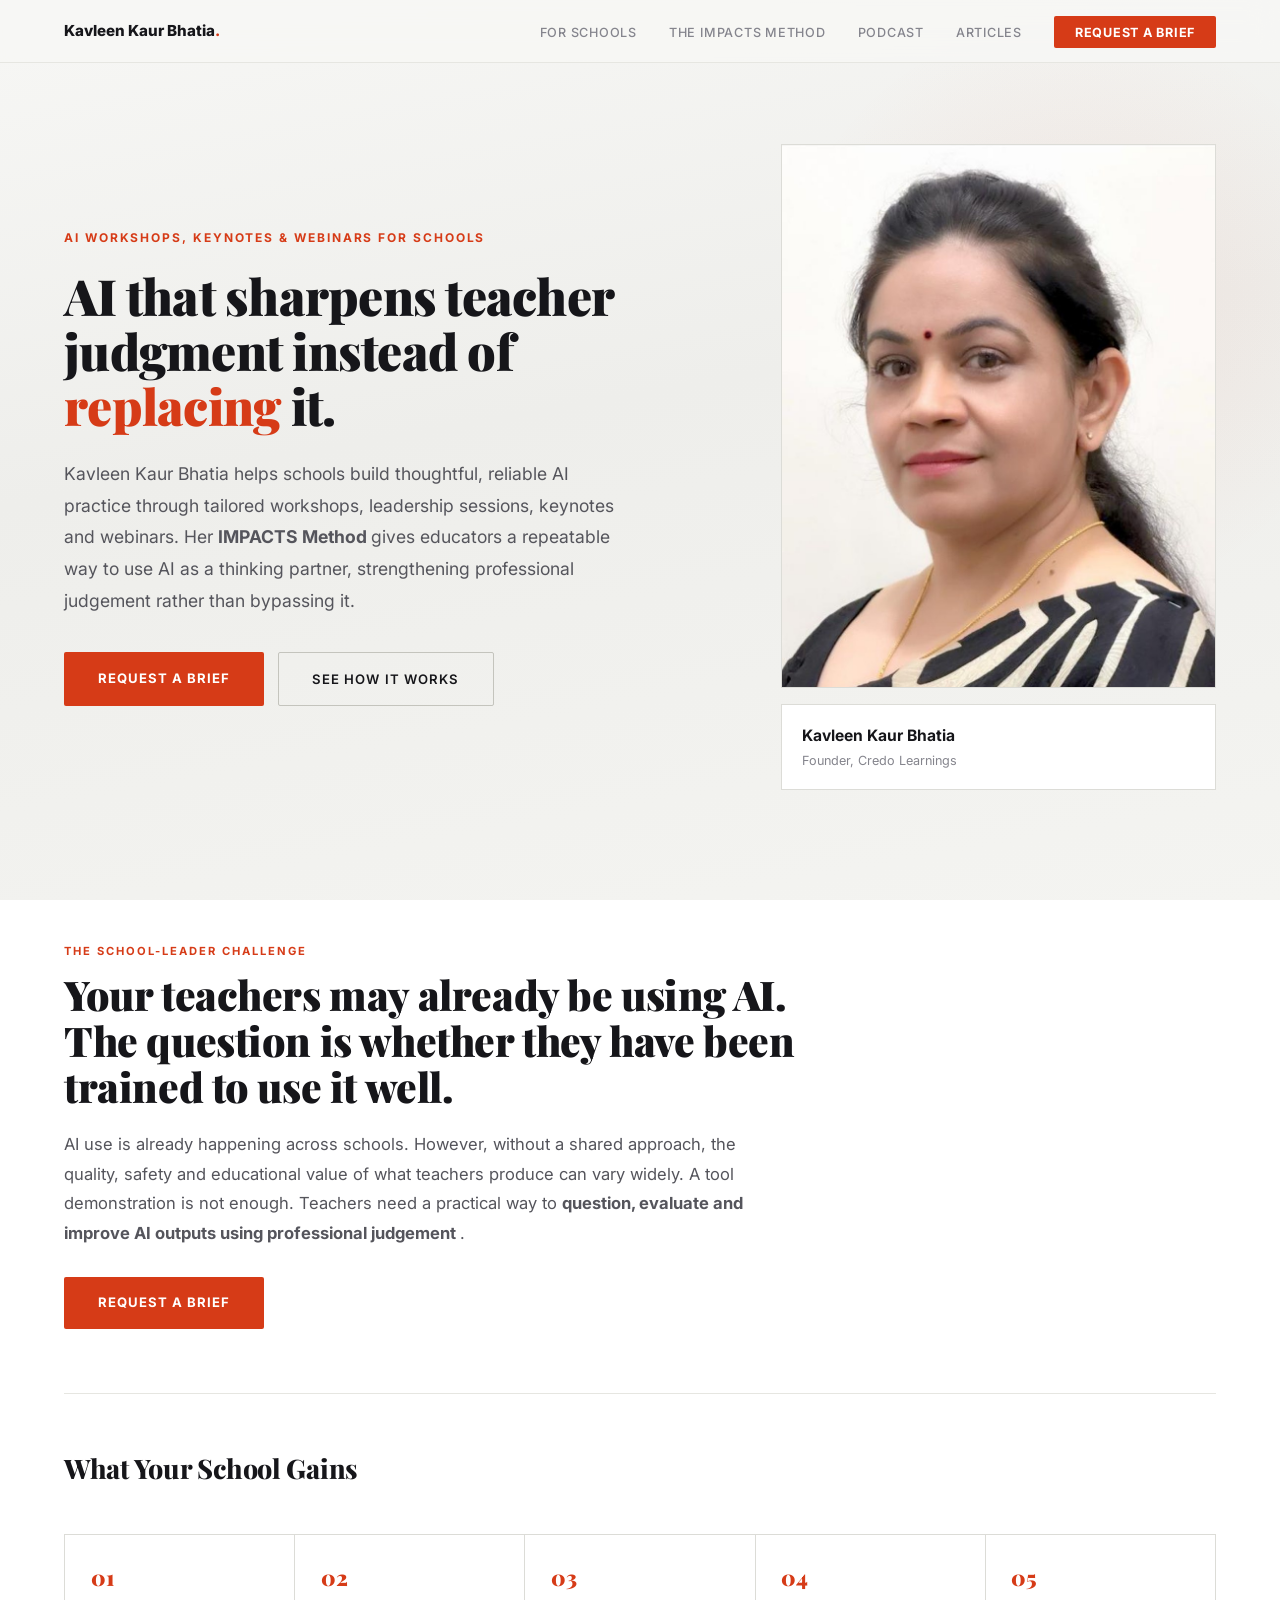
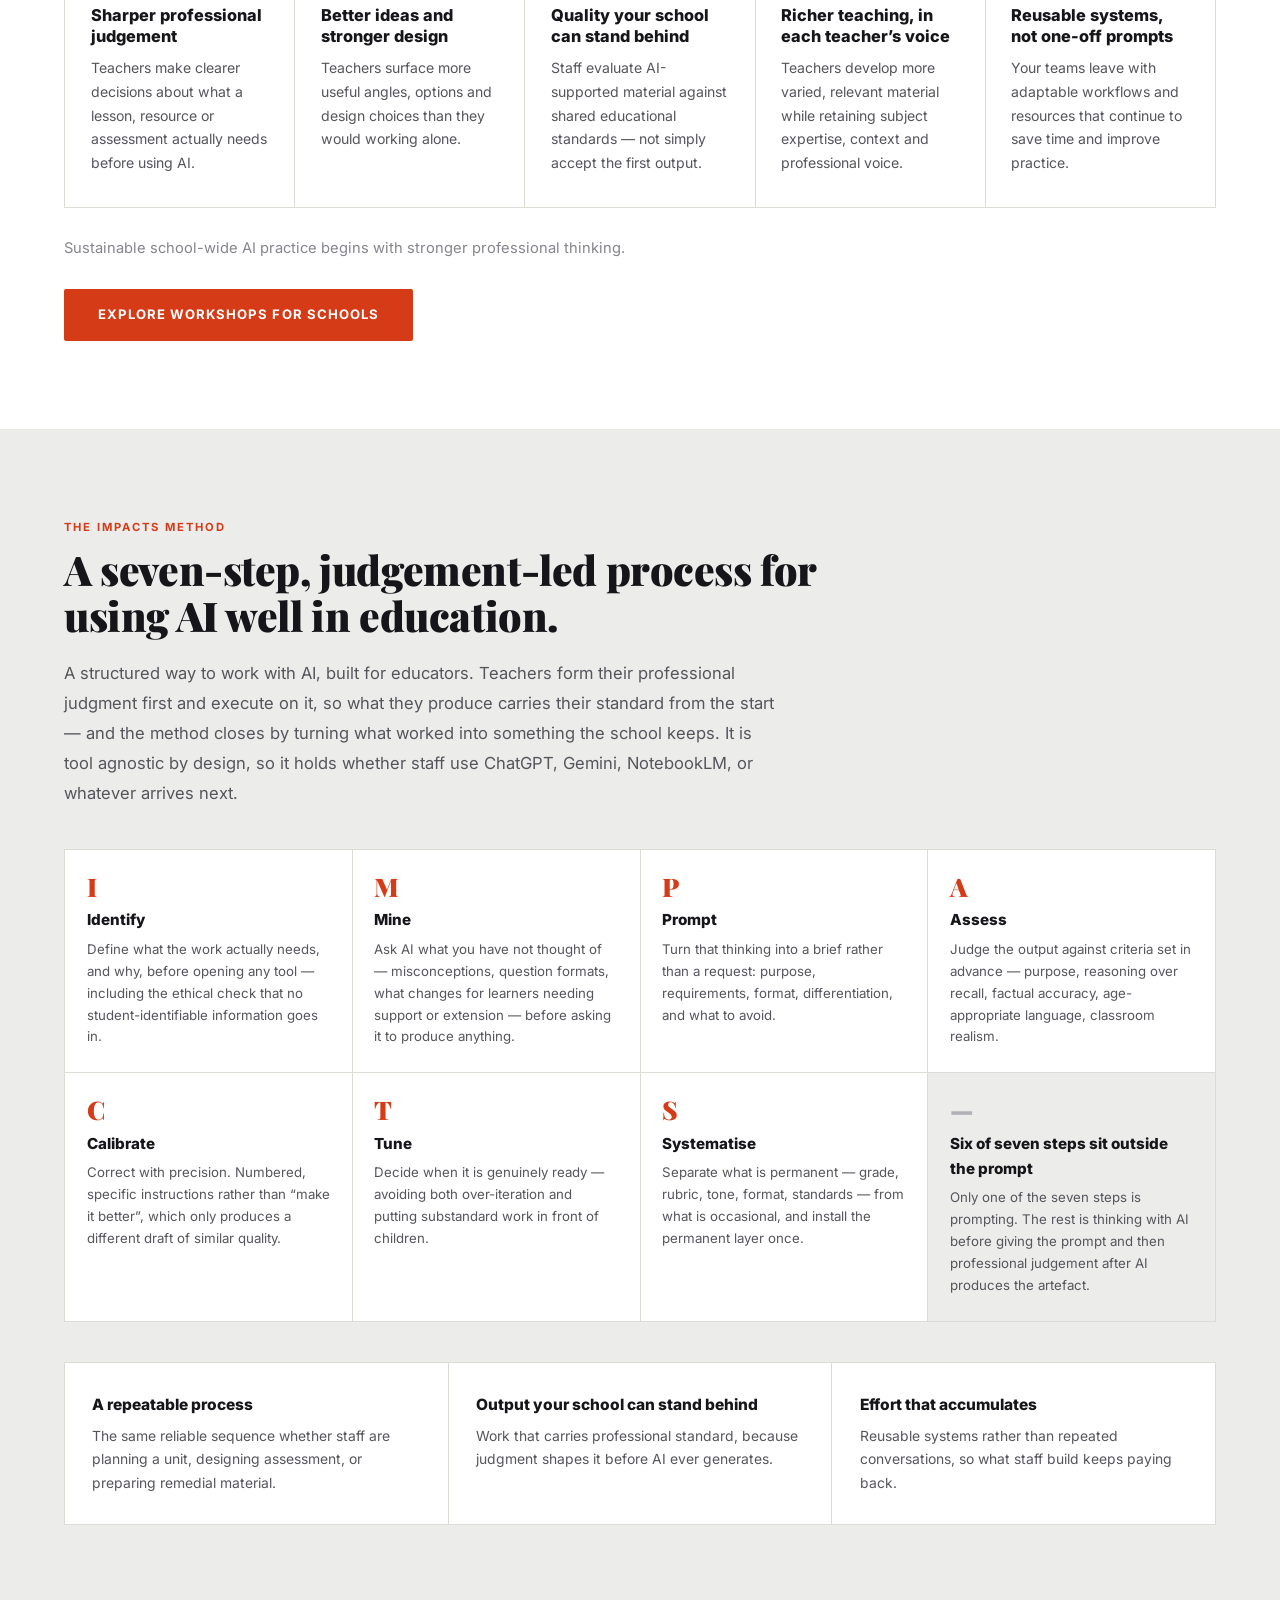
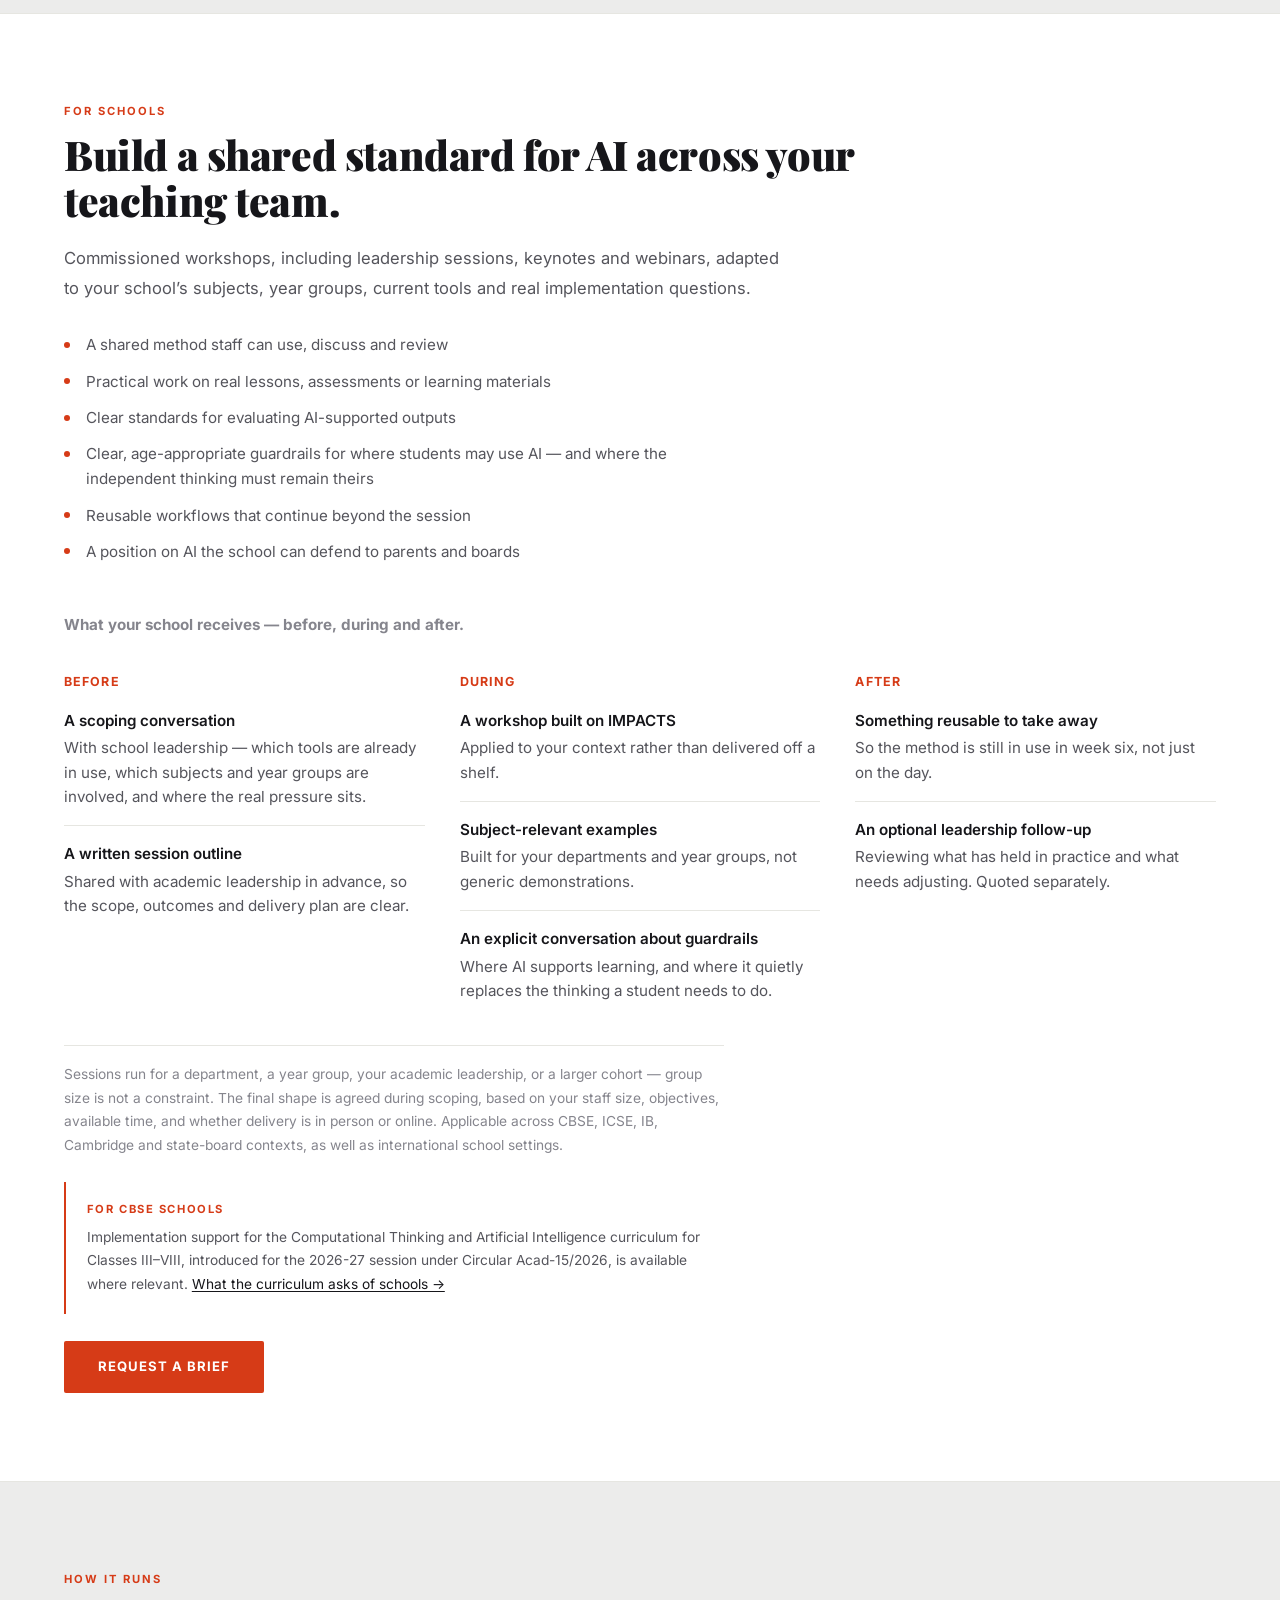
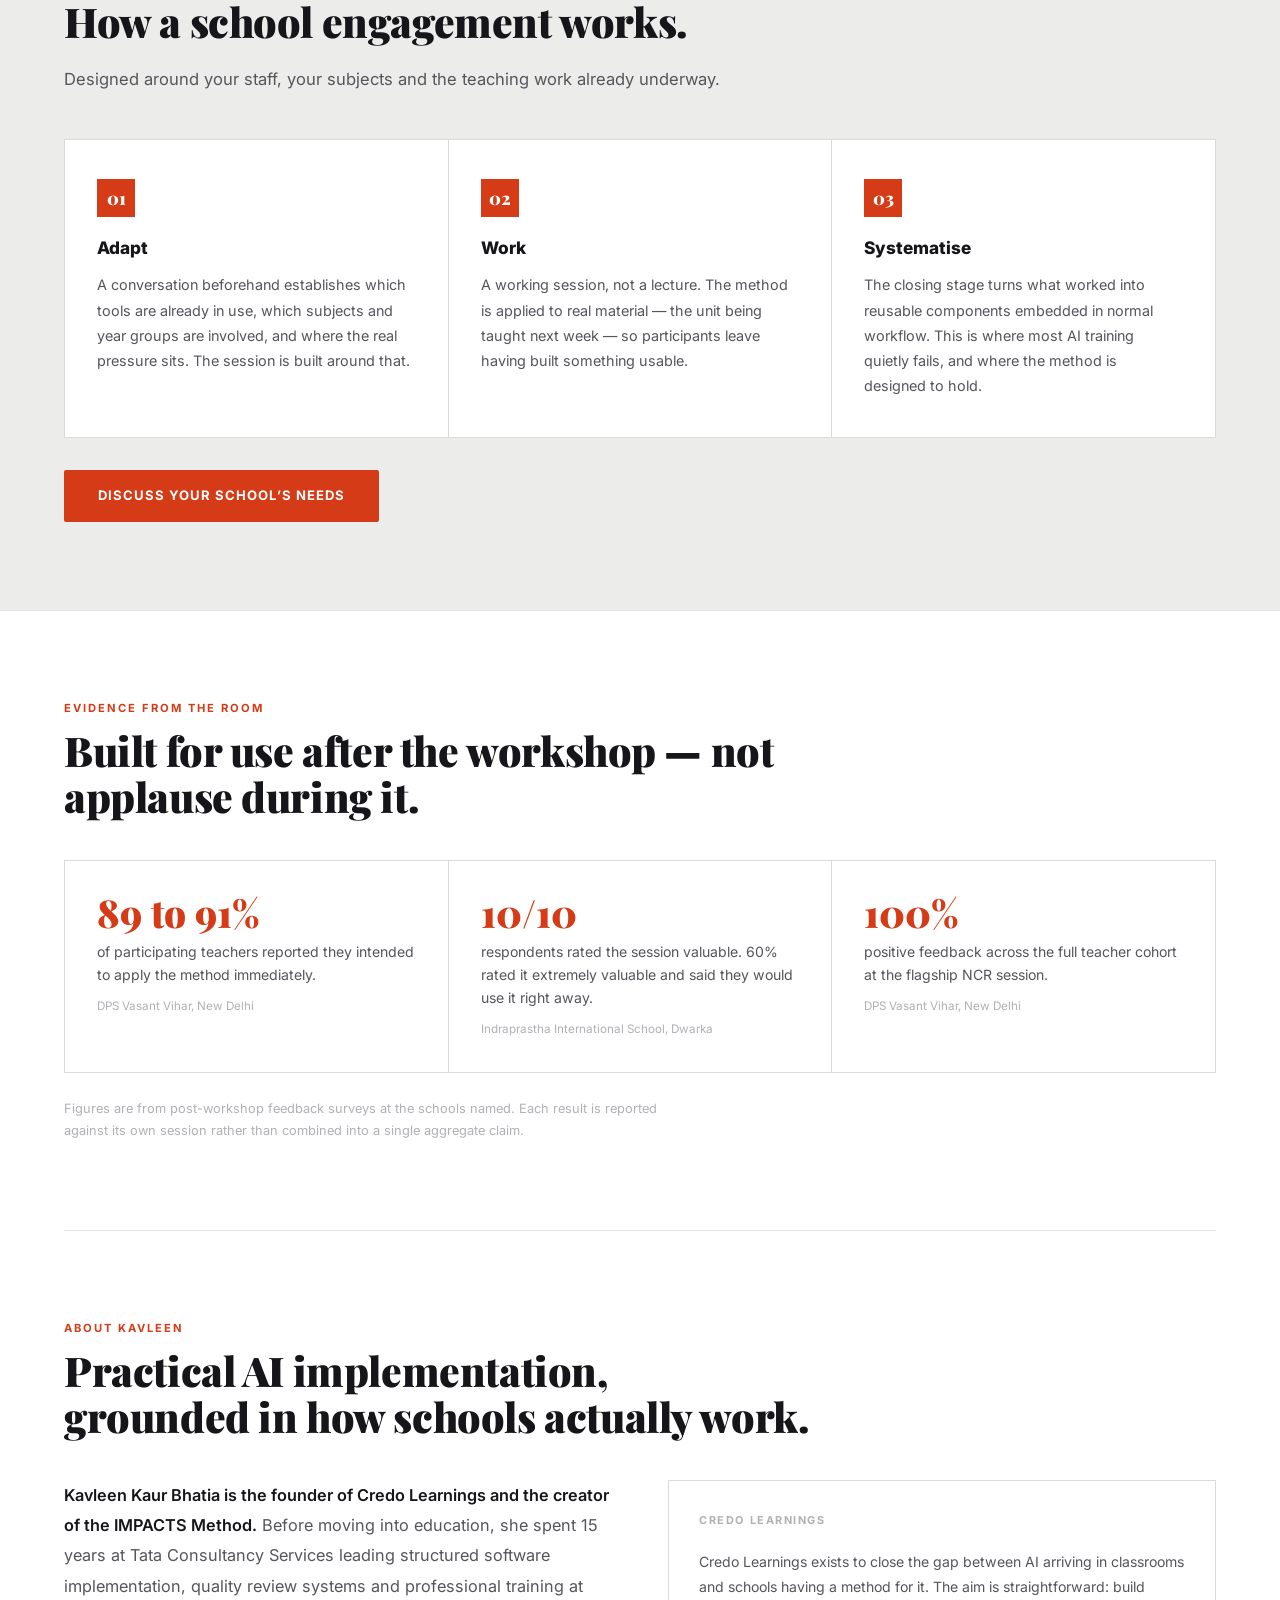
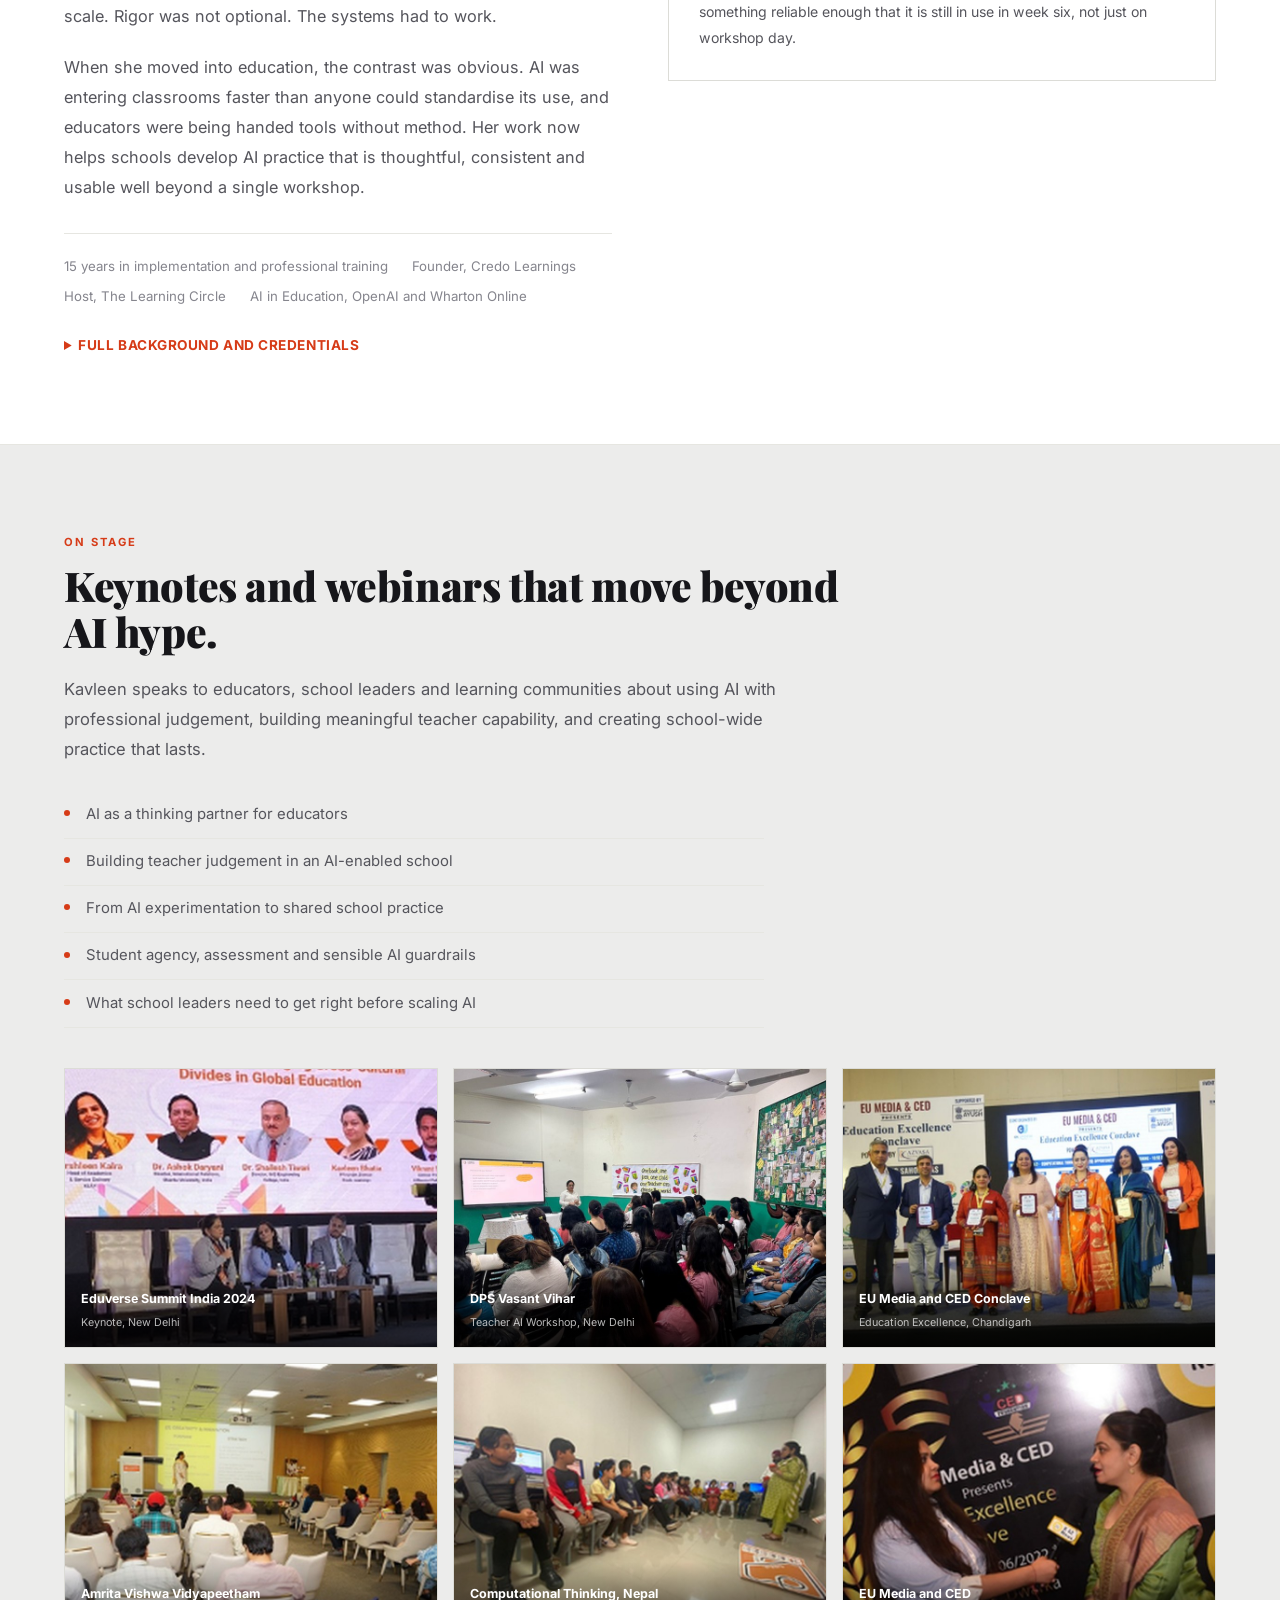
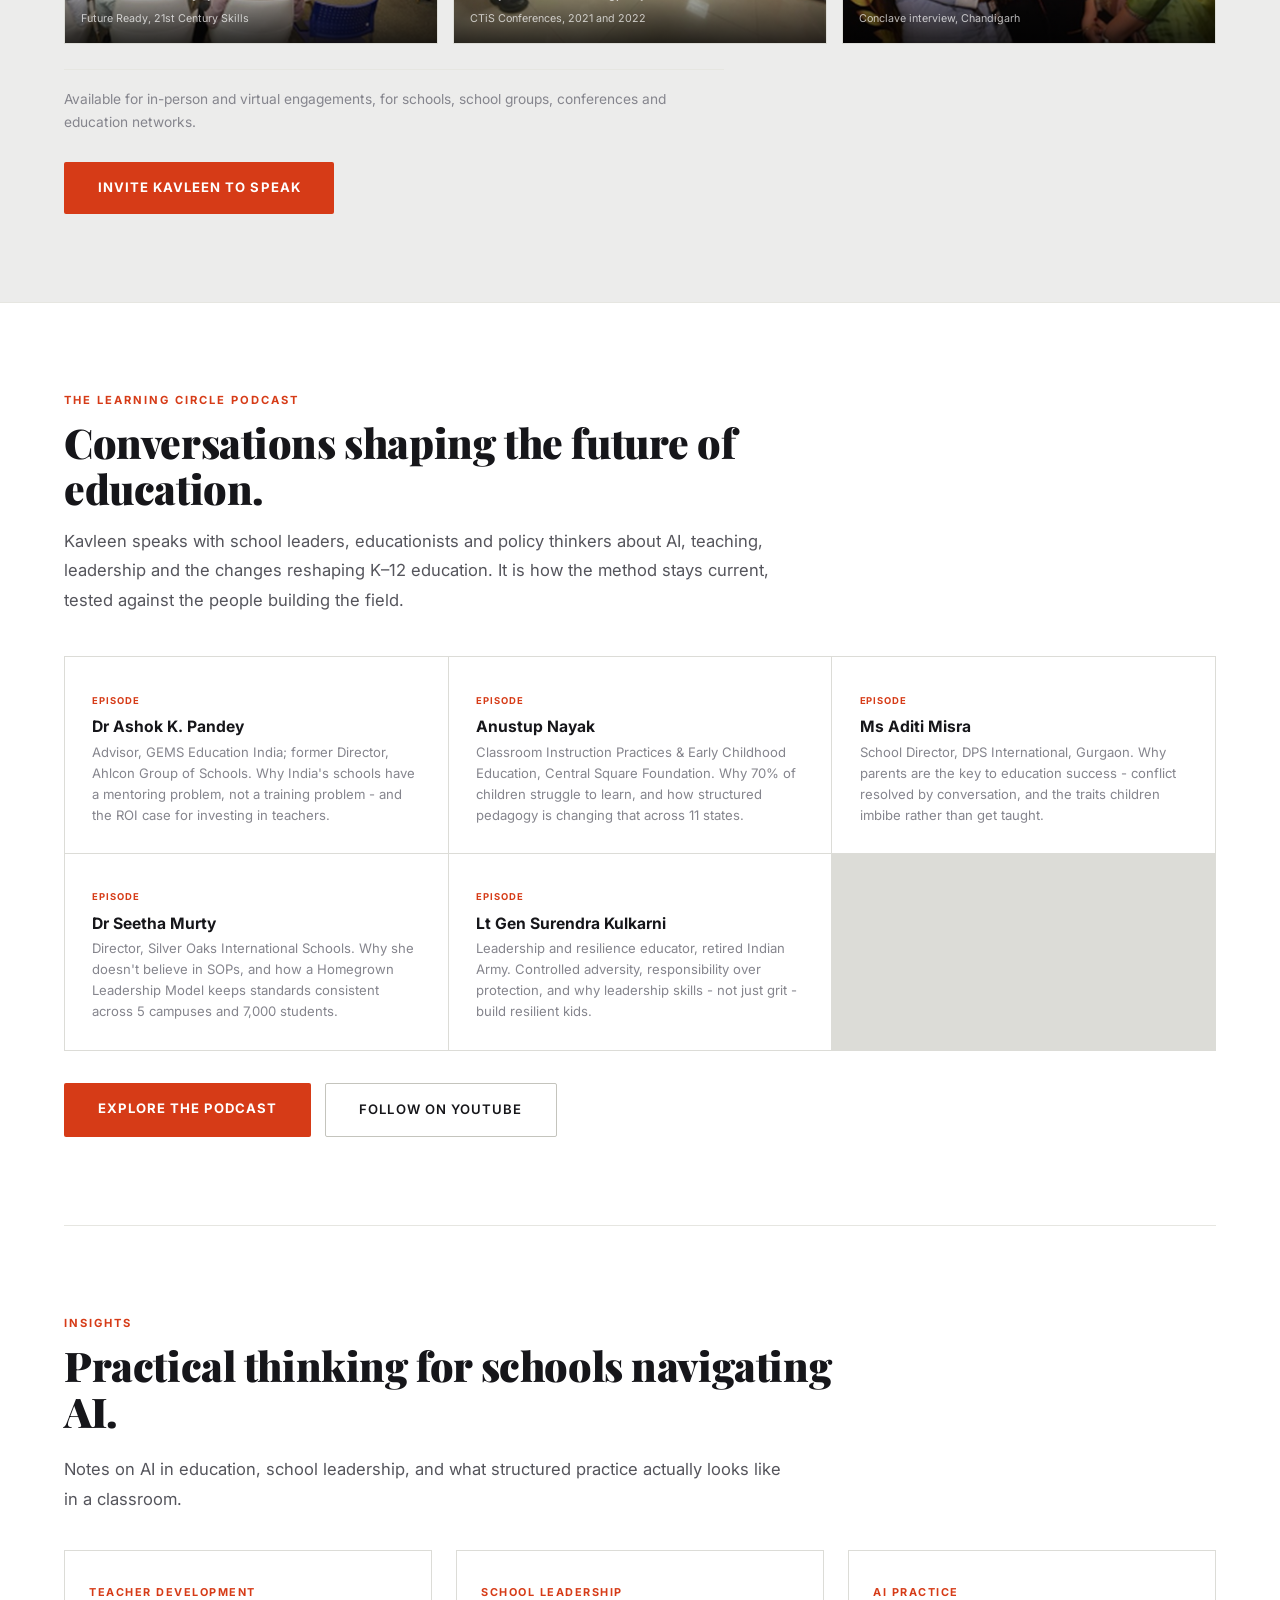
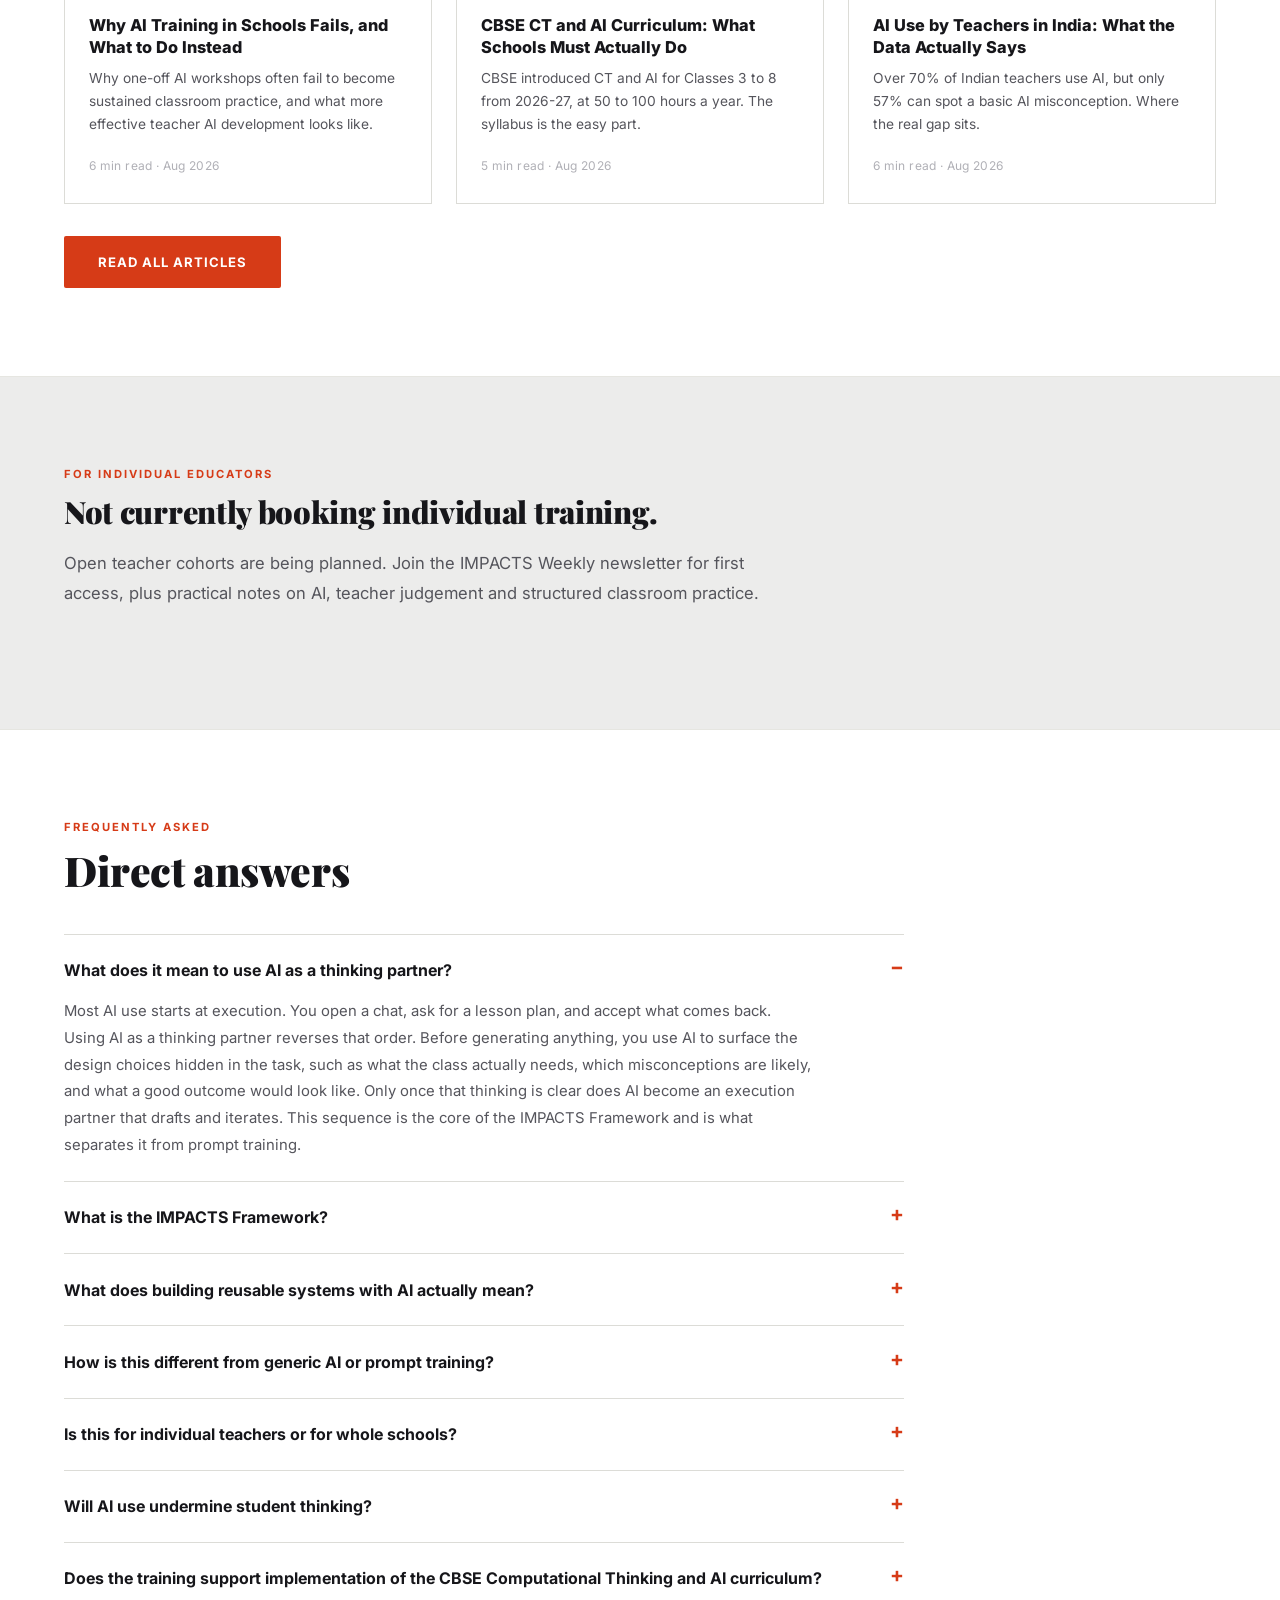
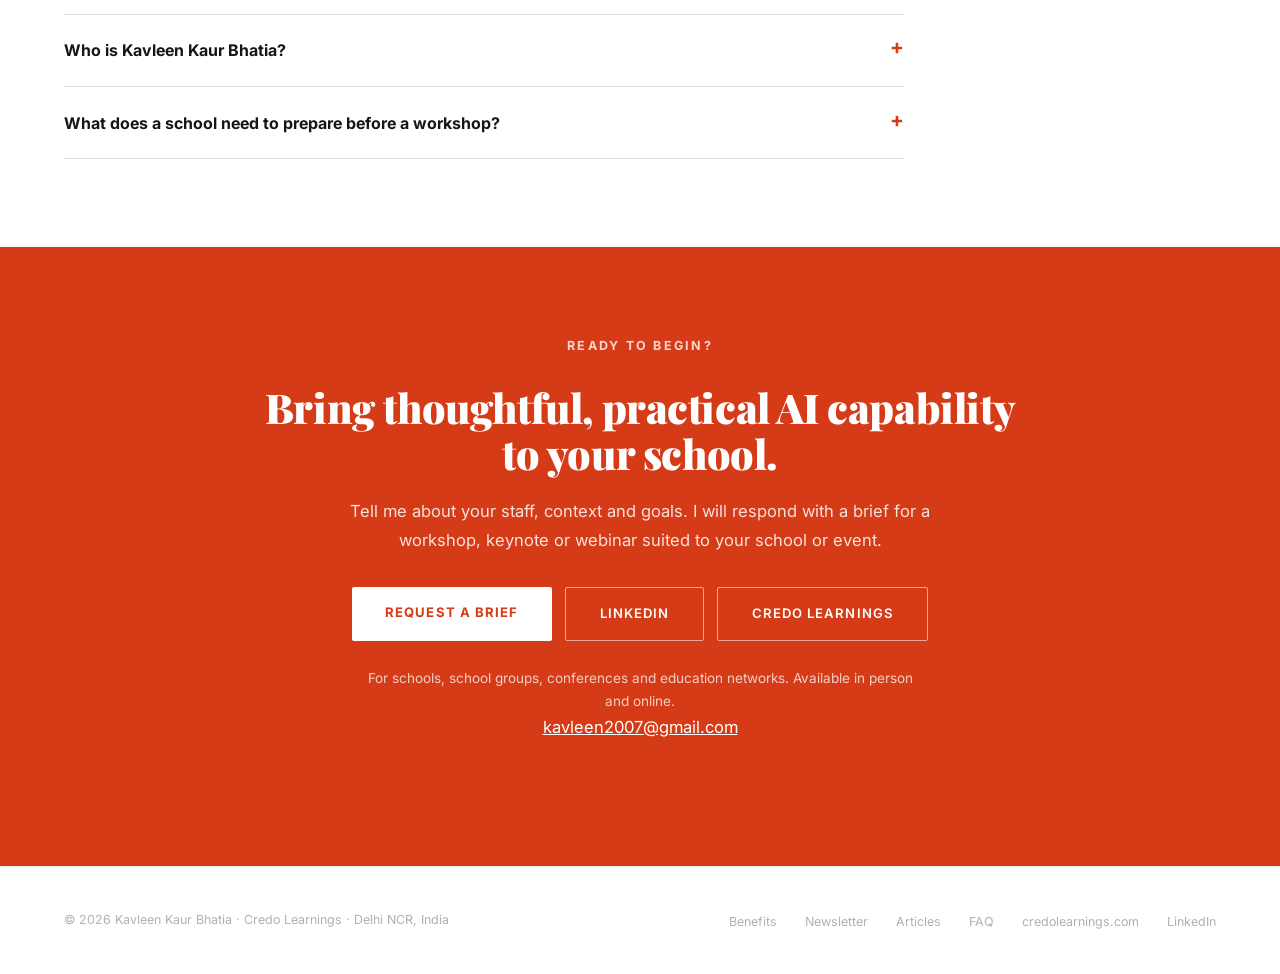
<file: index.html>
<!DOCTYPE html>
<html lang="en">
<head>
  <meta charset="UTF-8" />
  <meta name="viewport" content="width=device-width, initial-scale=1.0" />

  <title>AI Training for Educators | Kavleen Kaur Bhatia</title>
  <meta name="description" content="AI capability workshops for schools, built on the IMPACTS Framework. AI that sharpens teacher judgment instead of replacing it." />
  <meta name="keywords" content="AI training for educators, AI training for teachers India, AI workshop for teachers, AI thinking partner teaching, Gen AI teacher training, CBSE AI curriculum training, teacher professional development India, AI literacy educators, IMPACTS Framework, Kavleen Kaur Bhatia, Credo Learnings" />
  <meta name="author" content="Kavleen Kaur Bhatia" />
  <meta name="robots" content="index, follow, max-image-preview:large, max-snippet:-1, max-video-preview:-1" />
  <link rel="canonical" href="https://www.kavleenkaur.com/" />
  <link rel="icon" href="/favicon.svg" type="image/svg+xml" />
  <link rel="alternate icon" href="/favicon-32.png" sizes="32x32" />
  <link rel="apple-touch-icon" href="/apple-touch-icon.png" />
  <meta name="google-site-verification" content="YdwKKZgvLajnd83uC8yLfZlSxXqru-glSnwyTMI4Kus" />
  <meta name="msvalidate.01" content="4CED3BA0854060A77422A47A7852495F" />

  <meta property="og:type" content="profile" />
  <meta property="og:url" content="https://www.kavleenkaur.com/" />
  <meta property="og:title" content="AI Training for Educators | Kavleen Kaur Bhatia" />
  <meta property="og:description" content="AI training that goes beyond prompts. Use AI systematically, as a thinking partner before an execution partner." />
  <meta property="og:image" content="https://www.kavleenkaur.com/og-image.jpg" />
  <meta property="og:image:width" content="1200" />
  <meta property="og:image:height" content="630" />
  <meta property="og:locale" content="en_IN" />
  <meta property="profile:first_name" content="Kavleen" />
  <meta property="profile:last_name" content="Bhatia" />

  <meta name="twitter:card" content="summary_large_image" />
  <meta name="twitter:title" content="AI Training for Educators | Kavleen Kaur Bhatia" />
  <meta name="twitter:description" content="AI training that goes beyond prompts. Use AI systematically, as a thinking partner before an execution partner." />
  <meta name="twitter:image" content="https://www.kavleenkaur.com/og-image.jpg" />

  <meta name="geo.region" content="IN-DL" />
  <meta name="geo.placename" content="Delhi NCR, India" />

  <script type="application/ld+json">
  {
    "@context": "https://schema.org",
    "@graph": [
      {
        "@type": "Person",
        "@id": "https://www.kavleenkaur.com/#person",
        "name": "Kavleen Kaur Bhatia",
        "alternateName": "Maverick",
        "url": "https://www.kavleenkaur.com/",
        "image": "https://www.kavleenkaur.com/kavleen-kaur-bhatia.jpg",
        "jobTitle": "AI Trainer for Educators",
        "description": "Kavleen Kaur Bhatia trains educators in India to use Generative AI systematically, as a thinking partner before an execution partner. She founded Credo Learnings after 15 years at Tata Consultancy Services, and hosts The Learning Circle podcast on India's education transformation.",
        "knowsAbout": [
          "Generative AI in Education",
          "AI Training for Educators",
          "AI as a Thinking Partner",
          "Teacher Professional Development",
          "Computational Thinking",
          "K-12 Education in India",
          "CBSE Curriculum",
          "NEP 2020",
          "IMPACTS Framework",
          "21st Century Skills",
          "AI Literacy"
        ],
        "knowsLanguage": ["en", "hi"],
        "nationality": {"@type": "Country", "name": "India"},
        "sameAs": [
          "https://www.linkedin.com/in/kavleen-kaur-bhatia/",
          "https://www.youtube.com/@The_LearningCircle",
          "https://credolearnings.com/"
        ],
        "worksFor": {"@id": "https://www.kavleenkaur.com/#organization"},
        "founder": {"@id": "https://www.kavleenkaur.com/#organization"},
        "alumniOf": [
          {"@type": "EducationalOrganization", "name": "Indian Institute of Technology Bombay", "sameAs": "https://www.iitb.ac.in/"},
          {"@type": "EducationalOrganization", "name": "The Wharton School, University of Pennsylvania", "sameAs": "https://www.wharton.upenn.edu/"}
        ],
        "hasCredential": [
          {"@type": "EducationalOccupationalCredential", "name": "Master of Computer Applications (MCA)", "credentialCategory": "degree"},
          {"@type": "EducationalOccupationalCredential", "name": "Bachelor of Science (Honours) Physics", "credentialCategory": "degree"},
          {"@type": "EducationalOccupationalCredential", "name": "Executive Management Program, IIT Bombay", "credentialCategory": "certificate"},
          {"@type": "EducationalOccupationalCredential", "name": "AI in Education: Leveraging ChatGPT for Teaching, OpenAI and Wharton Online", "credentialCategory": "certificate"},
          {"@type": "EducationalOccupationalCredential", "name": "AI for Everyone, DeepLearning.AI", "credentialCategory": "certificate"}
        ],
        "address": {"@type": "PostalAddress", "addressRegion": "Delhi NCR", "addressCountry": "IN"},
        "email": "kavleen2007@gmail.com"
      },
      {
        "@type": ["Organization", "EducationalOrganization"],
        "@id": "https://www.kavleenkaur.com/#organization",
        "name": "Credo Learnings",
        "url": "https://credolearnings.com/",
        "description": "Credo Learnings delivers structured AI and Computational Thinking training for educators and students in India, focused on systematic professional practice rather than tool familiarity.",
        "founder": {"@id": "https://www.kavleenkaur.com/#person"},
        "areaServed": [{"@type": "Country", "name": "India"}, {"@type": "Place", "name": "International schools, delivered online or in person"}],
        "email": "kavleen2007@gmail.com",
        "address": {"@type": "PostalAddress", "addressRegion": "Delhi NCR", "addressCountry": "IN"}
      },
      {
        "@type": "Service",
        "@id": "https://www.kavleenkaur.com/#workshop",
        "name": "AI Coaching for Educators",
        "serviceType": "Professional Development in Artificial Intelligence for Education",
        "description": "A structured workshop that teaches educators to use Generative AI systematically. Participants learn to work with AI as a thinking partner before an execution partner, mine information they did not know to ask for, sharpen professional judgment against AI output, and build reusable systems rather than starting from a blank chat each time. Built on the IMPACTS Framework developed by Credo Learnings. Currently commissioned by schools; individual teacher cohorts are in planning.",
        "provider": {"@id": "https://www.kavleenkaur.com/#organization"},
        "areaServed": [{"@type": "Country", "name": "India"}, {"@type": "Place", "name": "International schools, delivered online or in person"}],
        "audience": {
          "@type": "EducationalAudience",
          "educationalRole": "teacher",
          "audienceType": "Individual teachers, school leadership teams, and academic coordinators"
        },
        "availableChannel": [
          {"@type": "ServiceChannel", "name": "In-person workshop"},
          {"@type": "ServiceChannel", "name": "Online workshop"}
        ]
      },
      {
        "@type": "PodcastSeries",
        "@id": "https://www.kavleenkaur.com/#podcast",
        "name": "The Learning Circle",
        "description": "A podcast hosted by Kavleen Kaur Bhatia featuring conversations with school leaders, educationists, policy experts and EdTech practitioners on the transformation of K-12 education in India. Guests have included Subir Shukla of Group Ignus, Dr Vandna Shahi, Anil Mammen of CETE TISS Mumbai, and Dr Lakshmi Kumar of The Orchid School Pune.",
        "url": "https://www.youtube.com/@The_LearningCircle",
        "author": {"@id": "https://www.kavleenkaur.com/#person"},
        "inLanguage": "en",
        "genre": ["Education", "Technology", "Leadership"]
      },
      {
        "@type": "WebSite",
        "@id": "https://www.kavleenkaur.com/#website",
        "url": "https://www.kavleenkaur.com/",
        "name": "Kavleen Kaur Bhatia",
        "description": "AI training for educators",
        "publisher": {"@id": "https://www.kavleenkaur.com/#person"},
        "inLanguage": "en-IN"
      },
      {
        "@type": "FAQPage",
        "@id": "https://www.kavleenkaur.com/#faq",
        "mainEntity": [
          {
            "@type": "Question",
            "name": "What does it mean to use AI as a thinking partner?",
            "acceptedAnswer": {
              "@type": "Answer",
              "text": "Most AI use starts at execution. You open a chat, ask for a lesson plan, and accept what comes back. Using AI as a thinking partner reverses that order. Before generating anything, you use AI to surface the design choices hidden in the task, such as what the class actually needs, which misconceptions are likely, and what a good outcome would look like. Only once that thinking is clear does AI become an execution partner that drafts and iterates. This sequence is the core of the IMPACTS Framework and is what separates it from prompt training."
            }
          },
          {
            "@type": "Question",
            "name": "What is the IMPACTS Framework?",
            "acceptedAnswer": {
              "@type": "Answer",
              "text": "The IMPACTS Framework is a structured methodology developed by Credo Learnings for professional AI use in education. It gives educators a repeatable way to work with AI that starts with thinking rather than prompting, holds their professional standard through execution, and ends with reusable systems instead of one off conversations. It is tool agnostic by design, so it remains valid as AI tools change."
            }
          },
          {
            "@type": "Question",
            "name": "What does building reusable systems with AI actually mean?",
            "acceptedAnswer": {
              "@type": "Answer",
              "text": "It means moving beyond one off conversations. Instead of starting from a blank chat each time, you turn a working approach into a reusable component such as a configured assistant tuned to your subject and assessment style, a differentiation workflow matched to your class profile, or a review process that can be applied to any unit. You build the asset once and use it across the year. This is where most AI training stops short."
            }
          },
          {
            "@type": "Question",
            "name": "How is this different from generic AI or prompt training?",
            "acceptedAnswer": {
              "@type": "Answer",
              "text": "Prompt training teaches what to type. It stops working when the tool changes or the task differs from the example. This training gives you a system for working with AI, built on the IMPACTS Framework from Credo Learnings. You learn to establish professional intent before generating anything, draw out information you did not know to ask for, hold output to your own standard, and build reusable systems. Because it is tool agnostic, it holds across ChatGPT, Gemini, NotebookLM, or whatever comes next."
            }
          },
          {
            "@type": "Question",
            "name": "Is this for individual teachers or for whole schools?",
            "acceptedAnswer": {
              "@type": "Answer",
              "text": "Both, though at present new bookings are being taken for whole schools. Individual teachers can join the newsletter to stay in touch. Schools can commission the workshop for their full teaching staff. This creates a shared standard across departments, practice that academic leadership can review, and an agreed approach to student AI use. The underlying method is the same in each case."
            }
          },
          {
            "@type": "Question",
            "name": "Will AI use undermine student thinking?",
            "acceptedAnswer": {
              "@type": "Answer",
              "text": "That risk is real and the workshop addresses it directly. A core part of the training is establishing clear guardrails on where AI supports learning and where it quietly replaces the thinking a student needs to do themselves. Participants leave able to design AI assisted tasks that preserve student agency rather than bypass it."
            }
          },
          {
            "@type": "Question",
            "name": "Does the training support implementation of the CBSE Computational Thinking and AI curriculum?",
            "acceptedAnswer": {
              "@type": "Answer",
              "text": "Yes. CBSE introduced its Computational Thinking and Artificial Intelligence curriculum for Classes III-VIII from the 2026-27 session, with computational thinking integrated into existing subjects rather than taught separately. Where relevant, a school engagement can include implementation support for teachers: translating the curriculum into classroom practice, using CBSE's own teacher resource books thoughtfully, and building staff confidence with computational thinking, AI literacy and age-appropriate learning activities."
            }
          },
          {
            "@type": "Question",
            "name": "What does a school need to prepare before a workshop?",
            "acceptedAnswer": {
              "@type": "Answer",
              "text": "No major technical preparation is required. Before the engagement, we identify the staff group, teaching priorities, existing tools and the real materials participants will work with. The session is then tailored to that context."
            }
          },
          {
            "@type": "Question",
            "name": "Who is Kavleen Kaur Bhatia?",
            "acceptedAnswer": {
              "@type": "Answer",
              "text": "Kavleen Kaur Bhatia is an AI trainer for educators and founder of Credo Learnings, based in Delhi NCR, India. She spent 15 years at Tata Consultancy Services leading structured software implementation and professional training before moving into education. She holds an MCA and a B.Sc (Hons) in Physics, with executive education from IIT Bombay and AI certification from OpenAI and Wharton Online. She hosts The Learning Circle podcast on K-12 education transformation in India."
            }
          }
        ]
      }
    ]
  }
  </script>

  <link rel="preconnect" href="https://fonts.googleapis.com" />
  <link rel="preconnect" href="https://fonts.gstatic.com" crossorigin />
  <link href="https://fonts.googleapis.com/css2?family=Inter:wght@300;400;500;600;700;800;900&family=Playfair+Display:wght@700;900&display=swap" rel="stylesheet" />

  <style>
    *, *::before, *::after { box-sizing: border-box; margin: 0; padding: 0; }

    :root {
      --accent: #d63b17;
      --accent-dark: #b32f10;
      --text: #16161a;
      --text-mid: #55555c;
      --text-soft: #85858d;
      --text-faint: #b0b0b6;
      --border: #dcdcd7;
      --border-soft: #e6e6e1;
      --panel: #ffffff;
      --panel-tint: #ececeb;
    }

    html { scroll-behavior: smooth; }

    body {
      font-family: 'Inter', -apple-system, BlinkMacSystemFont, sans-serif;
      background: linear-gradient(170deg, #f7f7f5 0%, #eeeeeb 45%, #f4f4f1 100%);
      background-attachment: fixed;
      color: var(--text);
      line-height: 1.65;
      overflow-x: hidden;
      -webkit-font-smoothing: antialiased;
    }

    a { color: inherit; }

    /* NAV */
    nav {
      position: fixed; top: 0; left: 0; right: 0; z-index: 100;
      display: flex; justify-content: space-between; align-items: center;
      padding: 1.1rem 4rem;
      background: rgba(247,247,245,0.92);
      backdrop-filter: blur(14px);
      border-bottom: 1px solid var(--border-soft);
    }
    .nav-logo { font-weight: 800; font-size: 0.95rem; color: var(--text); text-decoration: none; }
    .nav-logo span { color: var(--accent); }
    .nav-links { display: flex; gap: 2rem; list-style: none; align-items: center; }
    .nav-links a {
      color: var(--text-soft); text-decoration: none; font-size: 0.79rem;
      font-weight: 500; letter-spacing: 0.06em; text-transform: uppercase; transition: color 0.2s;
    }
    .nav-links a:hover { color: var(--text); }
    .nav-toggle {
      display: none; flex-direction: column; justify-content: center; align-items: center; gap: 5px;
      width: 34px; height: 34px; padding: 0; border: 0; background: transparent; cursor: pointer;
      -webkit-tap-highlight-color: transparent;
    }
    .nav-toggle span {
      display: block; width: 22px; height: 2px; background: var(--text); border-radius: 2px;
      transition: transform 0.25s ease, opacity 0.2s ease;
    }
    .nav-toggle.open span:nth-child(1) { transform: translateY(7px) rotate(45deg); }
    .nav-toggle.open span:nth-child(2) { opacity: 0; }
    .nav-toggle.open span:nth-child(3) { transform: translateY(-7px) rotate(-45deg); }
    .receives-grid { display: grid; grid-template-columns: repeat(3, 1fr); gap: 2.2rem; margin-top: 2.2rem; }
    .receives-col h3 { font-size: 0.78rem; letter-spacing: 0.09em; text-transform: uppercase; color: var(--accent); margin: 0 0 1rem; }
    .receives-col ul { list-style: none; padding: 0; margin: 0; }
    .receives-col li { padding: 0 0 1rem; margin: 0 0 1rem; border-bottom: 1px solid var(--border-soft); font-size: 0.95rem; line-height: 1.6; color: var(--text-mid); }
    .receives-col li:last-child { border-bottom: 0; margin-bottom: 0; }
    .receives-col li b { display: block; color: var(--text); font-weight: 600; margin-bottom: 0.2rem; }
    
    @media (max-width: 860px) { .receives-grid { grid-template-columns: 1fr; gap: 1.7rem; } }
    
    
    
    @media (max-width: 760px) { .gains-band p { flex-direction: column; gap: 0.45rem; font-size: 0.98rem; } }
    .nav-cta {
      background: var(--accent); color: #fff !important;
      padding: 0.55rem 1.3rem; border-radius: 2px; font-weight: 700 !important;
    }
    .nav-cta:hover { background: var(--accent-dark); }

    /* HERO */
    .hero {
      display: grid; grid-template-columns: 1.2fr 0.8fr;
      align-items: center; padding: 9rem 4rem 4rem; gap: 4rem; position: relative;
    }
    .hero::before {
      content: ''; position: absolute; top: 0; right: -8%;
      width: 620px; height: 620px; border-radius: 50%;
      background: radial-gradient(circle, rgba(214,59,23,0.07) 0%, transparent 68%);
      pointer-events: none; z-index: 0;
    }
    .hero > * { position: relative; z-index: 1; }

    .hero-eyebrow {
      font-size: 0.75rem; font-weight: 700; letter-spacing: 0.16em;
      text-transform: uppercase; color: var(--accent); margin-bottom: 1.35rem;
    }
    .hero h1 {
      font-family: 'Playfair Display', Georgia, serif;
      font-size: clamp(2.3rem, 3.9vw, 3.6rem);
      font-weight: 900; line-height: 1.1; letter-spacing: -0.015em; margin-bottom: 1.5rem;
    }
    .hero h1 em { font-style: normal; color: var(--accent); }
    .hero-sub {
      font-size: 1.1rem; color: var(--text-mid); max-width: 560px;
      line-height: 1.8; margin-bottom: 2.25rem;
    }
    .hero-btns { display: flex; gap: 0.85rem; flex-wrap: wrap; }

    .btn-primary {
      display: inline-block; background: var(--accent); color: #fff;
      padding: 0.95rem 2.1rem; font-size: 0.82rem; font-weight: 700;
      letter-spacing: 0.08em; text-transform: uppercase; text-decoration: none;
      border-radius: 2px; transition: background 0.2s, transform 0.15s;
    }
    .btn-primary:hover { background: var(--accent-dark); transform: translateY(-1px); }

    .btn-secondary {
      display: inline-block; border: 1px solid #c4c4bd; color: var(--text);
      padding: 0.95rem 2.1rem; font-size: 0.82rem; font-weight: 600;
      letter-spacing: 0.08em; text-transform: uppercase; text-decoration: none;
      border-radius: 2px; transition: border-color 0.2s, transform 0.15s;
    }
    .btn-secondary:hover { border-color: var(--text); transform: translateY(-1px); }

    .hero-portrait { display: flex; flex-direction: column; gap: 1rem; }
    .portrait-box {
      width: 100%; aspect-ratio: 4/5;
      border: 1px solid var(--border); overflow: hidden;
      background: #e9e9e4;
    }
    .portrait-box img { width: 100%; height: 100%; object-fit: cover; display: block; }
    .portrait-card { background: var(--panel); border: 1px solid var(--border); padding: 1.1rem 1.25rem; }
    .portrait-card h2 { font-size: 0.98rem; font-weight: 700; margin-bottom: 0.15rem; }
    .portrait-card p { font-size: 0.79rem; color: var(--text-soft); }

    /* SECTIONS */
    section { padding: 5.5rem 4rem; }
    .section-eyebrow {
      font-size: 0.7rem; font-weight: 700; letter-spacing: 0.18em;
      text-transform: uppercase; color: var(--accent); margin-bottom: 0.7rem;
    }
    .section-title {
      font-family: 'Playfair Display', Georgia, serif;
      font-size: clamp(1.9rem, 3.2vw, 2.85rem);
      font-weight: 900; line-height: 1.12; letter-spacing: -0.01em;
      margin-bottom: 1.25rem; max-width: 820px;
    }
    .section-intro { font-size: 1.04rem; color: var(--text-mid); max-width: 720px; line-height: 1.8; }
    .divider { height: 1px; background: var(--border-soft); margin: 0 4rem; }
    .panel-section {
      background: var(--panel-tint);
      border-top: 1px solid var(--border-soft);
      border-bottom: 1px solid var(--border-soft);
    }

    /* SHIFTS */
    .shifts {
      display: grid; grid-template-columns: repeat(5, 1fr);
      gap: 1px; background: var(--border);
      border: 1px solid var(--border); margin-top: 2.75rem;
    }
    .shift { background: var(--panel); padding: 2rem 1.6rem; }
    .shift-num {
      font-family: 'Playfair Display', serif; font-size: 1.35rem;
      font-weight: 900; color: var(--accent); line-height: 1; margin-bottom: 1rem;
    }
    .shift h3 { font-size: 1.02rem; font-weight: 800; line-height: 1.3; margin-bottom: 0.55rem; }
    .shift p { font-size: 0.88rem; color: var(--text-mid); line-height: 1.7; }

    .shift-note {
      margin-top: 1.75rem; font-size: 0.92rem; color: var(--text-soft);
      max-width: 640px; line-height: 1.7;
    }

    /* METHOD */
    
    
    
    
    
    

    .method-gains {
      display: grid; grid-template-columns: repeat(3, 1fr);
      gap: 1px; background: var(--border);
      border: 1px solid var(--border); margin-top: 2.5rem;
    }
    .gain { background: var(--panel); padding: 1.8rem 1.7rem; }
    .gain h3 { font-size: 0.97rem; font-weight: 800; margin-bottom: 0.45rem; }
    .gain p { font-size: 0.87rem; color: var(--text-mid); line-height: 1.7; }

    /* AUDIENCE */
    
    
    
    
    
    
    
    

    /* JOURNEY */
    .journey-grid {
      display: grid; grid-template-columns: repeat(3, 1fr);
      gap: 1px; background: var(--border); border: 1px solid var(--border); margin-top: 2.75rem;
    }
    .journey-step { background: var(--panel); padding: 2.4rem 2rem; }
    .journey-num {
      display: inline-flex; align-items: center; justify-content: center;
      width: 38px; height: 38px; background: var(--accent); color: #fff;
      font-family: 'Playfair Display', serif; font-size: 1.1rem; font-weight: 900; margin-bottom: 1.1rem;
    }
    .journey-step h3 { font-size: 1.08rem; font-weight: 800; margin-bottom: 0.6rem; }
    .journey-step p { font-size: 0.9rem; color: var(--text-mid); line-height: 1.75; }

    /* PROOF */
    .proof-grid {
      display: grid; grid-template-columns: repeat(3, 1fr);
      gap: 1px; background: var(--border); border: 1px solid var(--border); margin-top: 2.5rem;
    }
    .proof-item { background: var(--panel); padding: 2rem; }
    .proof-num {
      font-family: 'Playfair Display', serif; font-size: 2.4rem; font-weight: 900;
      color: var(--accent); line-height: 1; margin-bottom: 0.5rem;
    }
    .proof-text { font-size: 0.88rem; color: var(--text-mid); line-height: 1.65; }
    .proof-src { display: block; margin-top: 0.7rem; font-size: 0.73rem; color: var(--text-faint); }

    /* ABOUT */
    .about-grid { display: grid; grid-template-columns: 1fr 1fr; gap: 3.5rem; align-items: start; margin-top: 2.5rem; }
    .about-text p { font-size: 1.02rem; color: var(--text-mid); line-height: 1.85; margin-bottom: 1.3rem; }
    .about-text p strong { color: var(--text); font-weight: 600; }
    .creds-list { background: var(--panel); border: 1px solid var(--border); padding: 1.9rem; }
    .creds-list h3 {
      font-size: 0.68rem; font-weight: 700; letter-spacing: 0.14em;
      text-transform: uppercase; color: var(--text-faint); margin-bottom: 1.2rem;
    }
    .creds-list ul { list-style: none; display: flex; flex-direction: column; gap: 0.9rem; }
    .creds-list li {
      font-size: 0.89rem; color: var(--text-mid); padding-left: 1.15rem;
      position: relative; line-height: 1.5;
    }
    .creds-list li::before {
      content: ''; position: absolute; left: 0; top: 0.6em;
      width: 5px; height: 5px; background: var(--accent); border-radius: 50%;
    }

    /* PODCAST */
    .podcast-head { margin-bottom: 2.5rem; }
    
    
    
    .guest-grid { display: grid; grid-template-columns: repeat(3, 1fr); gap: 1px; background: var(--border); border: 1px solid var(--border); }
    .guest-card {
      background: var(--panel); padding: 1.7rem;
      text-decoration: none; display: block; transition: background 0.2s;
    }
    .guest-card:hover { background: #fcfcfa; }
    .guest-card:hover h3 { color: var(--accent); }
    .guest-card h3 { font-size: 0.98rem; font-weight: 700; margin-bottom: 0.28rem; line-height: 1.3; transition: color 0.2s; }
    .guest-card p { font-size: 0.82rem; color: var(--text-soft); line-height: 1.6; }
    .guest-status {
      display: inline-block; font-size: 0.59rem; font-weight: 700;
      letter-spacing: 0.1em; text-transform: uppercase; color: var(--text-faint); margin-bottom: 0.55rem;
    }
    .guest-status.aired { color: var(--accent); }

    /* SPEAKING */
    .speaking-grid { display: grid; grid-template-columns: repeat(3, 1fr); gap: 0.9rem; margin-top: 2.25rem; }
    .speak-tile {
      position: relative; aspect-ratio: 4/3; background: #e4e4df;
      border: 1px solid var(--border); overflow: hidden; display: flex; align-items: flex-end;
    }
    .speak-tile img { position: absolute; inset: 0; width: 100%; height: 100%; object-fit: cover; }
    
    .speak-caption {
      position: relative; z-index: 1; width: 100%;
      background: linear-gradient(transparent, rgba(0,0,0,0.78)); padding: 1.5rem 1rem 0.85rem;
    }
    .speak-caption strong { display: block; font-size: 0.78rem; font-weight: 700; color: #fff; line-height: 1.3; }
    .speak-caption span { font-size: 0.67rem; color: rgba(255,255,255,0.72); }

    /* WRITING */
    
    
    
    

    /* FAQ */
    .faq-list { margin-top: 2.5rem; max-width: 840px; }
    .faq-list details { border-top: 1px solid var(--border); padding: 1.4rem 0; }
    .faq-list details:last-child { border-bottom: 1px solid var(--border); }
    .faq-list summary {
      font-size: 1rem; font-weight: 700; color: var(--text); cursor: pointer;
      list-style: none; display: flex; justify-content: space-between; align-items: flex-start; gap: 1.5rem;
    }
    .faq-list summary::-webkit-details-marker { display: none; }
    .faq-list summary::after { content: '+'; color: var(--accent); font-size: 1.3rem; line-height: 1; flex-shrink: 0; }
    .faq-list details[open] summary::after { content: '\2212'; }
    .faq-list details p { margin-top: 0.9rem; font-size: 0.93rem; color: var(--text-mid); line-height: 1.8; max-width: 750px; }

    /* CONTACT */
    .contact { background: var(--accent); padding: 5.5rem 4rem; text-align: center; }
    .contact .section-eyebrow { color: rgba(255,255,255,0.8); font-size: 0.78rem; margin-bottom: 1.75rem; }
    .contact .section-title { color: #fff; max-width: 780px; margin: 0 auto 1.25rem; }
    .contact > p {
      font-size: 1.04rem; color: rgba(255,255,255,0.85);
      max-width: 580px; margin: 0 auto 2.25rem; line-height: 1.75;
    }
    .contact-links { display: flex; gap: 0.85rem; justify-content: center; flex-wrap: wrap; }
    .btn-white {
      display: inline-block; background: #fff; color: var(--accent);
      padding: 0.95rem 2.1rem; font-size: 0.82rem; font-weight: 700;
      letter-spacing: 0.08em; text-transform: uppercase; text-decoration: none;
      border-radius: 2px; transition: opacity 0.2s;
    }
    .btn-white:hover { opacity: 0.92; }
    .btn-ghost {
      display: inline-block; border: 1.5px solid rgba(255,255,255,0.55); color: #fff;
      padding: 0.95rem 2.1rem; font-size: 0.82rem; font-weight: 600;
      letter-spacing: 0.08em; text-transform: uppercase; text-decoration: none;
      border-radius: 2px; transition: border-color 0.2s;
    }
    .btn-ghost:hover { border-color: #fff; }
    .contact-direct { margin-top: 2.25rem; font-size: 0.85rem; color: rgba(255,255,255,0.8); }
    .contact-direct a { color: #fff; }

    /* FOOTER */
    footer {
      padding: 2.5rem 4rem; border-top: 1px solid var(--border-soft);
      display: flex; justify-content: space-between; align-items: center; gap: 2rem; flex-wrap: wrap;
    }
    footer p { font-size: 0.78rem; color: var(--text-faint); }
    .footer-links { display: flex; gap: 1.75rem; list-style: none; flex-wrap: wrap; }
    .footer-links a { font-size: 0.78rem; color: var(--text-faint); text-decoration: none; transition: color 0.2s; }
    .footer-links a:hover { color: var(--text-mid); }

    /* RESPONSIVE */
    @media (max-width: 1100px) {
      .shifts { grid-template-columns: repeat(3, 1fr); }
    }
    @media (max-width: 1000px) {
      .journey-grid, .proof-grid, .method-gains { grid-template-columns: 1fr; }
      .guest-grid, .speaking-grid, .writing-grid { grid-template-columns: repeat(2, 1fr); }
      .about-grid, .method-grid { grid-template-columns: 1fr; gap: 2rem; }
      .aud-grid { grid-template-columns: 1fr; }
    }
    @media (max-width: 760px) {
      nav { padding: 0.9rem 1.5rem; }
      .nav-toggle { display: flex; }
      .nav-links {
        display: none; position: absolute; top: 100%; left: 0; right: 0;
        flex-direction: column; align-items: stretch; gap: 0;
        background: #f7f7f5; border-bottom: 1px solid var(--border-soft);
        padding: 0.25rem 1.5rem 1rem; box-shadow: 0 12px 24px -12px rgba(0,0,0,0.16);
      }
      .nav-links.open { display: flex; }
      .nav-links a { display: block; padding: 0.85rem 0; border-bottom: 1px solid var(--border-soft); }
      section { padding: 3.5rem 1.5rem; }
      .hero { grid-template-columns: 1fr; padding: 6.5rem 1.5rem 2.5rem; gap: 2.25rem; }
      .hero-portrait { max-width: 300px; }
      .shifts { grid-template-columns: 1fr; }
      .guest-grid, .speaking-grid, .writing-grid { grid-template-columns: 1fr; }
      .divider { margin: 0 1.5rem; }
      .contact { padding: 3.5rem 1.5rem; }
      footer { flex-direction: column; text-align: center; gap: 1.25rem; }
    }

    /* ---- v2 additions ---- */

    /* Fix (pre-existing on live site): .hero::before is a 620px decorative circle at
       right:-8%, which pushes the document ~115px wider than the viewport at 1440px
       and ~31px at 390px, causing a horizontal scrollbar / sideways swipe on mobile.
       Clipping at the hero boundary removes the overflow with no visible change. */
    .hero { overflow: hidden; }

    /* "What Your School Gains" reads as a deliberate second movement of the same
       section: generous separation from the CTA above it, plus a hairline rule. */
    /* Hamburger hit area was 34x34px; 44x44 is the accessible minimum for touch.
       Only the tappable area grows -- the three bars render identically. */
    .nav-toggle { min-width: 44px; min-height: 44px; }

    .what-gains {
      margin-top: 4rem; padding-top: 3.25rem;
      border-top: 1px solid var(--border-soft);
    }
    .what-gains-title {
      font-family: 'Playfair Display', Georgia, serif;
      font-size: clamp(1.4rem, 2.1vw, 1.9rem);
      font-weight: 800; letter-spacing: -0.01em; margin-bottom: 1.75rem;
    }

    .impacts-steps {
      display: grid; grid-template-columns: repeat(4, 1fr); gap: 1px;
      background: var(--border); border: 1px solid var(--border); margin-top: 2.5rem;
    }
    .impacts-step { background: var(--panel); padding: 1.5rem 1.35rem; }
    .impacts-step .letter {
      font-family: 'Playfair Display', serif; font-size: 1.6rem; font-weight: 900;
      color: var(--accent); line-height: 1; margin-bottom: 0.5rem;
    }
    .impacts-step h3 { font-size: 0.95rem; font-weight: 800; margin-bottom: 0.4rem; }
    .impacts-step p { font-size: 0.83rem; color: var(--text-mid); line-height: 1.65; }
    
    

    .offer-list { list-style: none; margin: 1.8rem 0 0; padding: 0; max-width: 660px; }
    .offer-list li {
      position: relative; padding-left: 1.4rem; margin-bottom: 0.7rem;
      font-size: 0.95rem; color: var(--text-mid); line-height: 1.65;
    }
    .offer-list li::before {
      content: ''; position: absolute; left: 0; top: 0.6rem;
      width: 6px; height: 6px; background: var(--accent); border-radius: 50%;
    }
    .scope-note {
      margin-top: 1.6rem; font-size: 0.86rem; color: var(--text-soft);
      line-height: 1.7; max-width: 660px; padding-top: 1.1rem;
      border-top: 1px solid var(--border-soft);
    }
    /* Optional, visually secondary note so the core scope paragraph stays board-neutral
       for international visitors while Indian school leaders still see the relevance. */
    .india-note {
      margin-top: 1.6rem; max-width: 660px; padding: 1.1rem 1.3rem;
      background: var(--panel); border-left: 2px solid var(--accent);
    }
    .india-note-label {
      font-size: 0.7rem; font-weight: 700; letter-spacing: 0.14em;
      text-transform: uppercase; color: var(--accent); margin-bottom: 0.45rem;
    }
    .india-note p:last-child { font-size: 0.86rem; color: var(--text-mid); line-height: 1.7; margin: 0; }
    .india-note a { color: var(--text); text-decoration: underline; text-underline-offset: 2px; }
    .india-note a:hover { color: var(--accent); }

    .lead-in { font-size: 0.95rem; color: var(--text-soft); margin-bottom: 0.4rem; }

    .cred-strip {
      display: flex; flex-wrap: wrap; gap: 0.5rem 1.5rem; margin-top: 1.9rem;
      padding-top: 1.4rem; border-top: 1px solid var(--border-soft);
      font-size: 0.83rem; color: var(--text-soft);
    }
    .cred-strip span { position: relative; }
    .about-more { margin-top: 1.6rem; }
    .about-more summary {
      cursor: pointer; font-size: 0.85rem; font-weight: 700; color: var(--accent);
      letter-spacing: 0.04em; text-transform: uppercase;
    }
    .about-more[open] summary { margin-bottom: 1rem; }
    .about-more ul { margin: 0; padding-left: 1.1rem; }
    .about-more li { font-size: 0.88rem; color: var(--text-mid); line-height: 1.9; }

    .topics-list { list-style: none; margin: 1.7rem 0 0; padding: 0; max-width: 700px; }
    .topics-list li {
      font-size: 0.93rem; color: var(--text-mid); line-height: 1.6;
      padding: 0.7rem 0 0.7rem 1.4rem; border-bottom: 1px solid var(--border-soft);
      position: relative;
    }
    .topics-list li::before {
      content: ''; position: absolute; left: 0; top: 1.15rem;
      width: 6px; height: 6px; background: var(--accent); border-radius: 50%;
    }

    .article-cards { display: grid; grid-template-columns: repeat(3, 1fr); gap: 1.5rem; margin-top: 2.2rem; }
    .article-card {
      display: block; text-decoration: none; color: inherit; background: var(--panel);
      border: 1px solid var(--border); padding: 1.6rem 1.5rem; transition: border-color 0.2s, transform 0.15s;
    }
    .article-card:hover { border-color: var(--text-faint); transform: translateY(-2px); }
    .article-card .topic {
      display: inline-block; font-size: 0.68rem; font-weight: 700; letter-spacing: 0.14em;
      text-transform: uppercase; color: var(--accent); margin-bottom: 0.8rem;
    }
    .article-card h3 { font-size: 1.02rem; font-weight: 800; line-height: 1.35; margin-bottom: 0.55rem; }
    .article-card:hover h3 { color: var(--accent); }
    .article-card p { font-size: 0.86rem; color: var(--text-mid); line-height: 1.65; margin-bottom: 1rem; }
    .article-meta { font-size: 0.75rem; color: var(--text-faint); letter-spacing: 0.03em; }

    .evidence-note {
      margin-top: 1.6rem; font-size: 0.8rem; color: var(--text-faint);
      line-height: 1.7; max-width: 640px;
    }
    .contact .contact-reassure {
      margin-top: 1.6rem; margin-bottom: 0; font-size: 0.85rem;
      color: rgba(255,255,255,0.75); line-height: 1.7; max-width: 560px;
    }
    .contact .section-intro { color: rgba(255,255,255,0.85); max-width: 620px; margin: 0 auto 2rem; }

    @media (max-width: 1000px) {
      .impacts-steps { grid-template-columns: repeat(2, 1fr); }
      .article-cards { grid-template-columns: repeat(2, 1fr); }
    }
    @media (max-width: 760px) {
      .impacts-steps { grid-template-columns: 1fr; }
      .article-cards { grid-template-columns: 1fr; }
      .cred-strip { flex-direction: column; gap: 0.45rem; }
    }
  </style>
</head>
<body>


  <nav aria-label="Main navigation">
    <a class="nav-logo" href="#top">Kavleen Kaur Bhatia<span>.</span></a>
    <button class="nav-toggle" id="navToggle" type="button" aria-label="Open menu" aria-expanded="false" aria-controls="navLinks">
      <span></span><span></span><span></span>
    </button>
    <ul class="nav-links" id="navLinks">
      <li><a href="/schools">For Schools</a></li>
      <li><a href="#method">The IMPACTS Method</a></li>
      <li><a href="#podcast">Podcast</a></li>
      <li><a href="/writing">Articles</a></li>
      <li><a href="/schools#enquire" class="nav-cta">Request a Brief</a></li>
    </ul>
  </nav>

  <main id="top">

    <!-- HERO -->
    <section class="hero">
      <div>
        <p class="hero-eyebrow">AI Workshops, Keynotes &amp; Webinars for Schools</p>
        <h1>AI that sharpens teacher judgment instead of <em>replacing</em> it.</h1>
        <p class="hero-sub">
          Kavleen Kaur Bhatia helps schools build thoughtful, reliable AI practice through tailored workshops, leadership sessions, keynotes and webinars. Her <strong> IMPACTS Method </strong> gives educators a repeatable way to use AI as a thinking partner, strengthening professional judgement rather than bypassing it.
        </p>
        <div class="hero-btns">
          <a href="/schools#enquire" class="btn-primary">Request a Brief</a>
          <a href="#how-it-runs" class="btn-secondary">See How It Works</a>
        </div>
      </div>

      <aside class="hero-portrait">
        <div class="portrait-box">
          <img src="kavleen-kaur-bhatia.jpg" width="880" height="1100"
               alt="Kavleen Kaur Bhatia, AI trainer for educators and founder of Credo Learnings" />
        </div>
        <div class="portrait-card">
          <h2>Kavleen Kaur Bhatia</h2>
          <p>Founder, Credo Learnings</p>
        </div>
      </aside>
    </section>

    <!-- SCHOOL-LEADER CHALLENGE + WHAT YOUR SCHOOL GAINS -->
    <section id="problem">
      <p class="section-eyebrow">The School-Leader Challenge</p>
      <h2 class="section-title">Your teachers may already be using AI.<br/>The question is whether they have been trained to use it well.</h2>
      <p class="section-intro">AI use is already happening across schools. However, without a shared approach, the quality, safety and educational value of what teachers produce can vary widely. A tool demonstration is not enough. Teachers need a practical way to <strong> question, evaluate and improve AI outputs using professional judgement </strong>.</p>
      <div style="margin-top:1.7rem"><a href="/schools#enquire" class="btn-primary">Request a Brief</a></div>

      <div id="benefits" class="what-gains">
        <h3 class="what-gains-title">What Your School Gains</h3>

        <div class="shifts">
          <div class="shift">
            <div class="shift-num">01</div>
            <h3>Sharper professional judgement</h3>
            <p>Teachers make clearer decisions about what a lesson, resource or assessment actually needs before using AI.</p>
          </div>
          <div class="shift">
            <div class="shift-num">02</div>
            <h3>Better ideas and stronger design</h3>
            <p>Teachers surface more useful angles, options and design choices than they would working alone.</p>
          </div>
          <div class="shift">
            <div class="shift-num">03</div>
            <h3>Quality your school can stand behind</h3>
            <p>Staff evaluate AI-supported material against shared educational standards &mdash; not simply accept the first output.</p>
          </div>
          <div class="shift">
            <div class="shift-num">04</div>
            <h3>Richer teaching, in each teacher&rsquo;s voice</h3>
            <p>Teachers develop more varied, relevant material while retaining subject expertise, context and professional voice.</p>
          </div>
          <div class="shift">
            <div class="shift-num">05</div>
            <h3>Reusable systems, not one-off prompts</h3>
            <p>Your teams leave with adaptable workflows and resources that continue to save time and improve practice.</p>
          </div>
        </div>

        <p class="shift-note">Sustainable school-wide AI practice begins with stronger professional thinking.</p>
        <div style="margin-top:1.7rem"><a href="/schools" class="btn-primary">Explore Workshops for Schools</a></div>
      </div>
    </section>

    <!-- THE IMPACTS METHOD -->
    <section id="method" class="panel-section">
      <p class="section-eyebrow">The IMPACTS Method</p>
      <h2 class="section-title">A seven-step, judgement-led process for using AI well in education.</h2>
      <p class="section-intro">
        A structured way to work with AI, built for educators. Teachers form their professional judgment first and execute on it, so what they produce carries their standard from the start &mdash; and the method closes by turning what worked into something the school keeps. It is tool agnostic by design, so it holds whether staff use ChatGPT, Gemini, NotebookLM, or whatever arrives next.
      </p>

      <div class="impacts-steps">
        <div class="impacts-step">
          <div class="letter">I</div>
          <h3>Identify</h3>
          <p>Define what the work actually needs, and why, before opening any tool &mdash; including the ethical check that no student-identifiable information goes in.</p>
        </div>
        <div class="impacts-step">
          <div class="letter">M</div>
          <h3>Mine</h3>
          <p>Ask AI what you have not thought of &mdash; misconceptions, question formats, what changes for learners needing support or extension &mdash; before asking it to produce anything.</p>
        </div>
        <div class="impacts-step">
          <div class="letter">P</div>
          <h3>Prompt</h3>
          <p>Turn that thinking into a brief rather than a request: purpose, requirements, format, differentiation, and what to avoid.</p>
        </div>
        <div class="impacts-step">
          <div class="letter">A</div>
          <h3>Assess</h3>
          <p>Judge the output against criteria set in advance &mdash; purpose, reasoning over recall, factual accuracy, age-appropriate language, classroom realism.</p>
        </div>
        <div class="impacts-step">
          <div class="letter">C</div>
          <h3>Calibrate</h3>
          <p>Correct with precision. Numbered, specific instructions rather than &ldquo;make it better&rdquo;, which only produces a different draft of similar quality.</p>
        </div>
        <div class="impacts-step">
          <div class="letter">T</div>
          <h3>Tune</h3>
          <p>Decide when it is genuinely ready &mdash; avoiding both over-iteration and putting substandard work in front of children.</p>
        </div>
        <div class="impacts-step">
          <div class="letter">S</div>
          <h3>Systematise</h3>
          <p>Separate what is permanent &mdash; grade, rubric, tone, format, standards &mdash; from what is occasional, and install the permanent layer once.</p>
        </div>
        <div class="impacts-step" style="background: var(--panel-tint);">
          <div class="letter" style="color: var(--text-faint);">&mdash;</div>
          <h3>Six of seven steps sit outside the prompt</h3>
          <p>Only one of the seven steps is prompting. The rest is thinking with AI before giving the prompt and then professional judgement after AI produces the artefact.</p>
        </div>
      </div>

      <div class="method-gains">
        <div class="gain">
          <h3>A repeatable process</h3>
          <p>The same reliable sequence whether staff are planning a unit, designing assessment, or preparing remedial material.</p>
        </div>
        <div class="gain">
          <h3>Output your school can stand behind</h3>
          <p>Work that carries professional standard, because judgment shapes it before AI ever generates.</p>
        </div>
        <div class="gain">
          <h3>Effort that accumulates</h3>
          <p>Reusable systems rather than repeated conversations, so what staff build keeps paying back.</p>
        </div>
      </div>
    </section>

    <!-- FOR SCHOOLS -->
    <section id="for-schools">
      <p class="section-eyebrow">For Schools</p>
      <h2 class="section-title">Build a shared standard for AI across your teaching team.</h2>
      <p class="section-intro">
        Commissioned workshops, including leadership sessions, keynotes and webinars, adapted to your school&rsquo;s subjects, year groups, current tools and real implementation questions.
      </p>

      <ul class="offer-list">
        <li>A shared method staff can use, discuss and review</li>
        <li>Practical work on real lessons, assessments or learning materials</li>
        <li>Clear standards for evaluating AI-supported outputs</li>
        <li>Clear, age-appropriate guardrails for where students may use AI &mdash; and where the independent thinking must remain theirs</li>
        <li>Reusable workflows that continue beyond the session</li>
        <li>A position on AI the school can defend to parents and boards</li>
      </ul>

      <div style="margin-top: 3rem;">
        <p class="lead-in"><strong>What your school receives &mdash; before, during and after.</strong></p>
<div class="receives-grid">
        <div class="receives-col">
          <h3>Before</h3>
          <ul>
            <li><b>A scoping conversation</b>With school leadership &mdash; which tools are already in use, which subjects and year groups are involved, and where the real pressure sits.</li>
            <li><b>A written session outline</b>Shared with academic leadership in advance, so the scope, outcomes and delivery plan are clear.</li>
          </ul>
        </div>
        <div class="receives-col">
          <h3>During</h3>
          <ul>
            <li><b>A workshop built on IMPACTS</b>Applied to your context rather than delivered off a shelf.</li>
            <li><b>Subject-relevant examples</b>Built for your departments and year groups, not generic demonstrations.</li>
            <li><b>An explicit conversation about guardrails</b>Where AI supports learning, and where it quietly replaces the thinking a student needs to do.</li>
          </ul>
        </div>
        <div class="receives-col">
          <h3>After</h3>
          <ul>
            <li><b>Something reusable to take away</b>So the method is still in use in week six, not just on the day.</li>
            <li><b>An optional leadership follow-up</b>Reviewing what has held in practice and what needs adjusting. Quoted separately.</li>
          </ul>
        </div>
      </div>      </div>

      <p class="scope-note">
        Sessions run for a department, a year group, your academic leadership, or a larger cohort &mdash; group size is not a constraint. The final shape is agreed during scoping, based on your staff size, objectives, available time, and whether delivery is in person or online. Applicable across CBSE, ICSE, IB, Cambridge and state-board contexts, as well as international school settings.
      </p>

      <aside class="india-note">
        <p class="india-note-label">For CBSE schools</p>
        <p>Implementation support for the Computational Thinking and Artificial Intelligence curriculum for Classes III&ndash;VIII, introduced for the 2026-27 session under Circular Acad-15/2026, is available where relevant. <a href="/cbse-ct-ai-curriculum-teacher-readiness">What the curriculum asks of schools &rarr;</a></p>
      </aside>

      <div style="margin-top:1.7rem"><a href="/schools#enquire" class="btn-primary">Request a Brief</a></div>
    </section>

    <!-- HOW A SCHOOL ENGAGEMENT WORKS -->
    <section id="how-it-runs" class="panel-section">
      <p class="section-eyebrow">How It Runs</p>
      <h2 class="section-title">How a school engagement works.</h2>
      <p class="section-intro">Designed around your staff, your subjects and the teaching work already underway.</p>

      <div class="journey-grid">
        <div class="journey-step">
          <div class="journey-num">01</div>
          <h3>Adapt</h3>
          <p>A conversation beforehand establishes which tools are already in use, which subjects and year groups are involved, and where the real pressure sits. The session is built around that.</p>
        </div>
        <div class="journey-step">
          <div class="journey-num">02</div>
          <h3>Work</h3>
          <p>A working session, not a lecture. The method is applied to real material &mdash; the unit being taught next week &mdash; so participants leave having built something usable.</p>
        </div>
        <div class="journey-step">
          <div class="journey-num">03</div>
          <h3>Systematise</h3>
          <p>The closing stage turns what worked into reusable components embedded in normal workflow. This is where most AI training quietly fails, and where the method is designed to hold.</p>
        </div>
      </div>

      <div style="margin-top:2rem"><a href="/schools#enquire" class="btn-primary">Discuss your school&rsquo;s needs</a></div>
    </section>

    <!-- EVIDENCE -->
    <section id="proof">
      <p class="section-eyebrow">Evidence From the Room</p>
      <h2 class="section-title">Built for use after the workshop &mdash; not applause during it.</h2>

      <div class="proof-grid">
        <div class="proof-item">
          <p class="proof-num">89 to 91%</p>
          <p class="proof-text">of participating teachers reported they intended to apply the method immediately.</p>
          <span class="proof-src">DPS Vasant Vihar, New Delhi</span>
        </div>
        <div class="proof-item">
          <p class="proof-num">10/10</p>
          <p class="proof-text">respondents rated the session valuable. 60% rated it extremely valuable and said they would use it right away.</p>
          <span class="proof-src">Indraprastha International School, Dwarka</span>
        </div>
        <div class="proof-item">
          <p class="proof-num">100%</p>
          <p class="proof-text">positive feedback across the full teacher cohort at the flagship NCR session.</p>
          <span class="proof-src">DPS Vasant Vihar, New Delhi</span>
        </div>
      </div>

      <p class="evidence-note">Figures are from post-workshop feedback surveys at the schools named. Each result is reported against its own session rather than combined into a single aggregate claim.</p>

      <!-- TESTIMONIAL SLOT: named quotes (quote, full name, role, school) to be added
           once Kavleen supplies real, permission-cleared testimonials. Deliberately
           left empty rather than filled with placeholder people. -->
    </section>

    <div class="divider"></div>

    <!-- ABOUT -->
    <section id="about">
      <p class="section-eyebrow">About Kavleen</p>
      <h2 class="section-title">Practical AI implementation,<br/>grounded in how schools actually work.</h2>

      <div class="about-grid">
        <div class="about-text">
          <p>
            <strong>Kavleen Kaur Bhatia is the founder of Credo Learnings and the creator of the IMPACTS Method.</strong> Before moving into education, she spent 15 years at Tata Consultancy Services leading structured software implementation, quality review systems and professional training at scale. Rigor was not optional. The systems had to work.
          </p>
          <p>
            When she moved into education, the contrast was obvious. AI was entering classrooms faster than anyone could standardise its use, and educators were being handed tools without method. Her work now helps schools develop AI practice that is thoughtful, consistent and usable well beyond a single workshop.
          </p>

          <div class="cred-strip">
            <span>15 years in implementation and professional training</span>
            <span>Founder, Credo Learnings</span>
            <span>Host, The Learning Circle</span>
            <span>AI in Education, OpenAI and Wharton Online</span>
          </div>

          <details class="about-more">
            <summary>Full background and credentials</summary>
            <ul>
              <li>15 years, Tata Consultancy Services, software implementation and professional training</li>
              <li>Executive Management Program, IIT Bombay</li>
              <li>AI in Education: Leveraging ChatGPT for Teaching, OpenAI and Wharton Online</li>
              <li>AI for Everyone, DeepLearning.AI</li>
              <li>MCA, with B.Sc (Hons) Physics</li>
              <li>Host, The Learning Circle podcast, conversations with education leaders</li>
            </ul>
          </details>
        </div>

        <div class="creds-list">
          <h3>Credo Learnings</h3>
          <p style="font-size: 0.88rem; color: var(--text-mid); line-height: 1.8;">
            Credo Learnings exists to close the gap between AI arriving in classrooms and schools having a method for it. The aim is straightforward: build something reliable enough that it is still in use in week six, not just on workshop day.
          </p>
        </div>
      </div>
    </section>

    <!-- ON STAGE -->
    <section id="speaking" class="panel-section">
      <p class="section-eyebrow">On Stage</p>
      <h2 class="section-title">Keynotes and webinars that move beyond AI hype.</h2>
      <p class="section-intro">
        Kavleen speaks to educators, school leaders and learning communities about using AI with professional judgement, building meaningful teacher capability, and creating school-wide practice that lasts.
      </p>

      <ul class="topics-list">
        <li>AI as a thinking partner for educators</li>
        <li>Building teacher judgement in an AI-enabled school</li>
        <li>From AI experimentation to shared school practice</li>
        <li>Student agency, assessment and sensible AI guardrails</li>
        <li>What school leaders need to get right before scaling AI</li>
      </ul>

      <div class="speaking-grid" style="margin-top: 2.5rem;">

        <figure class="speak-tile">
          <img src="event-eduverse-summit.jpg" width="800" height="600" loading="lazy"
               alt="Kavleen Kaur Bhatia speaking on the panel Bridging Cross-Cultural Divides in Global Education at Eduverse Summit India 2024, New Delhi" />
          <figcaption class="speak-caption"><strong>Eduverse Summit India 2024</strong><span>Keynote, New Delhi</span></figcaption>
        </figure>
        <figure class="speak-tile">
          <img src="event-dps-vasant-vihar.jpg" width="800" height="600" loading="lazy"
               alt="Teachers attending the AI training workshop led by Kavleen Kaur Bhatia at DPS Vasant Vihar, New Delhi" />
          <figcaption class="speak-caption"><strong>DPS Vasant Vihar</strong><span>Teacher AI Workshop, New Delhi</span></figcaption>
        </figure>
        <figure class="speak-tile">
          <img src="event-eu-media-ced.jpg" width="800" height="600" loading="lazy"
               alt="Kavleen Kaur Bhatia being felicitated at the EU Media and CED Education Excellence Conclave, Chandigarh" />
          <figcaption class="speak-caption"><strong>EU Media and CED Conclave</strong><span>Education Excellence, Chandigarh</span></figcaption>
        </figure>
        <figure class="speak-tile">
          <img src="event-amrita.jpg" width="800" height="600" loading="lazy"
               alt="Future Ready session on fostering 21st century skills delivered at Amrita Vishwa Vidyapeetham" />
          <figcaption class="speak-caption"><strong>Amrita Vishwa Vidyapeetham</strong><span>Future Ready, 21st Century Skills</span></figcaption>
        </figure>
        <figure class="speak-tile">
          <img src="event-nepal-ct.jpg" width="800" height="600" loading="lazy"
               alt="Students taking part in a Computational Thinking workshop delivered by Credo Learnings in Nepal" />
          <figcaption class="speak-caption"><strong>Computational Thinking, Nepal</strong><span>CTiS Conferences, 2021 and 2022</span></figcaption>
        </figure>
        <figure class="speak-tile">
          <img src="event-eu-media-interview.jpg" width="800" height="600" loading="lazy"
               alt="Kavleen Kaur Bhatia being interviewed at the EU Media and CED Education Excellence Conclave" />
          <figcaption class="speak-caption"><strong>EU Media and CED</strong><span>Conclave interview, Chandigarh</span></figcaption>
        </figure>
      </div>

      <p class="scope-note">Available for in-person and virtual engagements, for schools, school groups, conferences and education networks.</p>

      <div style="margin-top:1.7rem"><a href="/schools#enquire" class="btn-primary">Invite Kavleen to Speak</a></div>
    </section>

    <!-- PODCAST -->
    <section id="podcast">
      <div class="podcast-head">
        <div>
          <p class="section-eyebrow">The Learning Circle Podcast</p>
          <h2 class="section-title" style="margin-bottom: 0.9rem;">Conversations shaping the future of education.</h2>
          <p class="section-intro">
            Kavleen speaks with school leaders, educationists and policy thinkers about AI, teaching, leadership and the changes reshaping K&ndash;12 education. It is how the method stays current, tested against the people building the field.
          </p>
        </div>
      </div>

      <div class="guest-grid">
        <a class="guest-card" href="/the-learning-circle-ashok-pandey">
          <span class="guest-status aired">Episode</span>
          <h3>Dr Ashok K. Pandey</h3>
          <p>Advisor, GEMS Education India; former Director, Ahlcon Group of Schools. Why India's schools have a mentoring problem, not a training problem - and the ROI case for investing in teachers.</p>
        </a>
        <a class="guest-card" href="/the-learning-circle-anustup-nayak">
          <span class="guest-status aired">Episode</span>
          <h3>Anustup Nayak</h3>
          <p>Classroom Instruction Practices &amp; Early Childhood Education, Central Square Foundation. Why 70% of children struggle to learn, and how structured pedagogy is changing that across 11 states.</p>
        </a>
        <a class="guest-card" href="/the-learning-circle-aditi-misra">
          <span class="guest-status aired">Episode</span>
          <h3>Ms Aditi Misra</h3>
          <p>School Director, DPS International, Gurgaon. Why parents are the key to education success - conflict resolved by conversation, and the traits children imbibe rather than get taught.</p>
        </a>
        <a class="guest-card" href="/the-learning-circle-seetha-murty">
          <span class="guest-status aired">Episode</span>
          <h3>Dr Seetha Murty</h3>
          <p>Director, Silver Oaks International Schools. Why she doesn't believe in SOPs, and how a Homegrown Leadership Model keeps standards consistent across 5 campuses and 7,000 students.</p>
        </a>
        <a class="guest-card" href="/the-learning-circle-surendra-kulkarni">
          <span class="guest-status aired">Episode</span>
          <h3>Lt Gen Surendra Kulkarni</h3>
          <p>Leadership and resilience educator, retired Indian Army. Controlled adversity, responsibility over protection, and why leadership skills - not just grit - build resilient kids.</p>
        </a>
      </div>

      <div style="margin-top: 2rem; display: flex; gap: 0.85rem; flex-wrap: wrap;">
        <a href="https://www.youtube.com/@The_LearningCircle" class="btn-primary" target="_blank" rel="noopener">Explore the Podcast</a>
        <a href="https://www.youtube.com/@The_LearningCircle" class="btn-secondary" target="_blank" rel="noopener">Follow on YouTube</a>
      </div>
    </section>

    <div class="divider"></div>

    <!-- ARTICLES -->
    <section id="writing">
      <p class="section-eyebrow">Insights</p>
      <h2 class="section-title">Practical thinking for schools navigating AI.</h2>
      <p class="section-intro">Notes on AI in education, school leadership, and what structured practice actually looks like in a classroom.</p>

      <div class="article-cards">
        <a class="article-card" href="/why-ai-training-in-schools-fails">
          <span class="topic">Teacher Development</span>
          <h3>Why AI Training in Schools Fails, and What to Do Instead</h3>
          <p>Why one-off AI workshops often fail to become sustained classroom practice, and what more effective teacher AI development looks like.</p>
          <span class="article-meta">6 min read &middot; Aug 2026</span>
        </a>
        <a class="article-card" href="/cbse-ct-ai-curriculum-teacher-readiness">
          <span class="topic">School Leadership</span>
          <h3>CBSE CT and AI Curriculum: What Schools Must Actually Do</h3>
          <p>CBSE introduced CT and AI for Classes 3 to 8 from 2026-27, at 50 to 100 hours a year. The syllabus is the easy part.</p>
          <span class="article-meta">5 min read &middot; Aug 2026</span>
        </a>
        <a class="article-card" href="/ai-use-by-teachers-india-data">
          <span class="topic">AI Practice</span>
          <h3>AI Use by Teachers in India: What the Data Actually Says</h3>
          <p>Over 70% of Indian teachers use AI, but only 57% can spot a basic AI misconception. Where the real gap sits.</p>
          <span class="article-meta">6 min read &middot; Aug 2026</span>
        </a>
      </div>

      <div style="margin-top: 2rem;">
        <a href="/writing" class="btn-primary">Read all articles</a>
      </div>
    </section>

    <!-- NEWSLETTER / INDIVIDUAL EDUCATORS -->
    <section id="newsletter" class="panel-section">
      <p class="section-eyebrow">For Individual Educators</p>
      <h2 class="section-title" style="font-size: clamp(1.5rem, 2.4vw, 2rem);">Not currently booking individual training.</h2>
      <p class="section-intro">
        Open teacher cohorts are being planned. Join the IMPACTS Weekly newsletter for first access, plus practical notes on AI, teacher judgement and structured classroom practice.
      </p>
      <div style="margin-top: 2rem; max-width: 480px;">
        <div class="ml-embedded" data-form="192223844201662343"></div>
      </div>
    </section>

    <!-- FAQ -->
    <section id="faq">
      <p class="section-eyebrow">Frequently Asked</p>
      <h2 class="section-title">Direct answers</h2>

      <div class="faq-list">

        <details open>
          <summary>What does it mean to use AI as a thinking partner?</summary>
          <p>
            Most AI use starts at execution. You open a chat, ask for a lesson plan, and accept what comes back. Using AI as a thinking partner reverses that order. Before generating anything, you use AI to surface the design choices hidden in the task, such as what the class actually needs, which misconceptions are likely, and what a good outcome would look like. Only once that thinking is clear does AI become an execution partner that drafts and iterates. This sequence is the core of the IMPACTS Framework and is what separates it from prompt training.
          </p>
        </details>

        <details>
          <summary>What is the IMPACTS Framework?</summary>
          <p>
            The IMPACTS Framework is a structured methodology developed by Credo Learnings for professional AI use in education. It gives educators a repeatable way to work with AI that starts with thinking rather than prompting, holds their professional standard through execution, and ends with reusable systems instead of one off conversations. It is tool agnostic by design, so it remains valid as AI tools change.
          </p>
        </details>

        <details>
          <summary>What does building reusable systems with AI actually mean?</summary>
          <p>
            It means moving beyond one off conversations. Instead of starting from a blank chat each time, you turn a working approach into a reusable component such as a configured assistant tuned to your subject and assessment style, a differentiation workflow matched to your class profile, or a review process that can be applied to any unit. You build the asset once and use it across the year. This is where most AI training stops short.
          </p>
        </details>

        <details>
          <summary>How is this different from generic AI or prompt training?</summary>
          <p>
            Prompt training teaches what to type. It stops working when the tool changes or the task differs from the example. This training gives you a system for working with AI, built on the IMPACTS Framework from Credo Learnings. You learn to establish professional intent before generating anything, draw out information you did not know to ask for, hold output to your own standard, and build reusable systems. Because it is tool agnostic, it holds across ChatGPT, Gemini, NotebookLM, or whatever comes next.
          </p>
        </details>

        <details>
          <summary>Is this for individual teachers or for whole schools?</summary>
          <p>
            Both, though at present new bookings are being taken for whole schools. Individual teachers can join the newsletter to stay in touch. Schools can commission the workshop for their full teaching staff. This creates a shared standard across departments, practice that academic leadership can review, and an agreed approach to student AI use. The underlying method is the same in each case.
          </p>
        </details>

        <details>
          <summary>Will AI use undermine student thinking?</summary>
          <p>
            That risk is real and the workshop addresses it directly. A core part of the training is establishing clear guardrails on where AI supports learning and where it quietly replaces the thinking a student needs to do themselves. Participants leave able to design AI assisted tasks that preserve student agency rather than bypass it.
          </p>
        </details>

        <details>
          <summary>Does the training support implementation of the CBSE Computational Thinking and AI curriculum?</summary>
          <p>
            Yes. CBSE introduced its Computational Thinking and Artificial Intelligence curriculum for Classes III&ndash;VIII from the 2026-27 session, with computational thinking integrated into existing subjects rather than taught separately. Where relevant, a school engagement can include implementation support for teachers: translating the curriculum into classroom practice, using CBSE&rsquo;s own teacher resource books thoughtfully, and building staff confidence with computational thinking, AI literacy and age-appropriate learning activities.
          </p>
        </details>

        <details>
          <summary>Who is Kavleen Kaur Bhatia?</summary>
          <p>
            Kavleen Kaur Bhatia is an AI trainer for educators and founder of Credo Learnings, based in Delhi NCR, India. She spent 15 years at Tata Consultancy Services leading structured software implementation and professional training before moving into education. She holds an MCA and a B.Sc (Hons) in Physics, with executive education from IIT Bombay and AI certification from OpenAI and Wharton Online. She hosts The Learning Circle podcast on K-12 education transformation in India.
          </p>
        </details>
        <details>
          <summary>What does a school need to prepare before a workshop?</summary>
          <p>
            No major technical preparation is required. Before the engagement, we identify the staff group, teaching priorities, existing tools and the real materials participants will work with. The session is then tailored to that context.
          </p>
        </details>
      </div>
    </section>

    <!-- CONTACT -->
    <section class="contact" id="contact">
      <p class="section-eyebrow">Ready to Begin?</p>
      <h2 class="section-title">Bring thoughtful, practical AI capability to your school.</h2>
      <p class="section-intro">
        Tell me about your staff, context and goals. I will respond with a brief for a workshop, keynote or webinar suited to your school or event.
      </p>
      <div class="contact-links">
        <a href="/schools#enquire" class="btn-white">Request a Brief</a>
        <a href="https://www.linkedin.com/in/kavleen-kaur-bhatia/" class="btn-ghost" target="_blank" rel="noopener">LinkedIn</a>
        <a href="https://credolearnings.com/" class="btn-ghost" target="_blank" rel="noopener">Credo Learnings</a>
      </div>
      <p class="contact-reassure">
        For schools, school groups, conferences and education networks. Available in person and online.
      </p>
      <p class="contact-direct">
        <a href="mailto:kavleen2007@gmail.com">kavleen2007@gmail.com</a>
      </p>
    </section>

  </main>

  <footer>
    <p>&copy; 2026 Kavleen Kaur Bhatia &middot; Credo Learnings &middot; Delhi NCR, India</p>
    <ul class="footer-links">
      <li><a href="#benefits">Benefits</a></li>
      <li><a href="#newsletter">Newsletter</a></li>
      <li><a href="/writing">Articles</a></li>
      <li><a href="#faq">FAQ</a></li>
      <li><a href="https://credolearnings.com/" target="_blank" rel="noopener">credolearnings.com</a></li>
      <li><a href="https://www.linkedin.com/in/kavleen-kaur-bhatia/" target="_blank" rel="noopener">LinkedIn</a></li>
    </ul>
  </footer>

  <!-- MailerLite Universal -->
  <script>
    (function(w,d,e,u,f,l,n){w[f]=w[f]||function(){(w[f].q=w[f].q||[])
    .push(arguments);},l=d.createElement(e),l.async=1,l.src=u,
    n=d.getElementsByTagName(e)[0],n.parentNode.insertBefore(l,n);})
    (window,document,'script','https://assets.mailerlite.com/js/universal.js','ml');
    ml('account', '2482430');
  </script>

<script>
(function(){
  var toggle = document.getElementById('navToggle');
  var links = document.getElementById('navLinks');
  if (!toggle || !links) return;
  toggle.addEventListener('click', function(){
    var isOpen = links.classList.toggle('open');
    toggle.classList.toggle('open', isOpen);
    toggle.setAttribute('aria-expanded', isOpen ? 'true' : 'false');
  });
  links.querySelectorAll('a').forEach(function(a){
    a.addEventListener('click', function(){
      links.classList.remove('open');
      toggle.classList.remove('open');
      toggle.setAttribute('aria-expanded', 'false');
    });
  });
})();
</script>

<!-- Cloudflare Web Analytics --><script type='module' src='https://static.cloudflareinsights.com/beacon.min.js' data-cf-beacon='{"token": "6b2d1cc4017348f6bbc40cde86c7a890"}'></script><!-- End Cloudflare Web Analytics -->
</body>
</html>
</file>
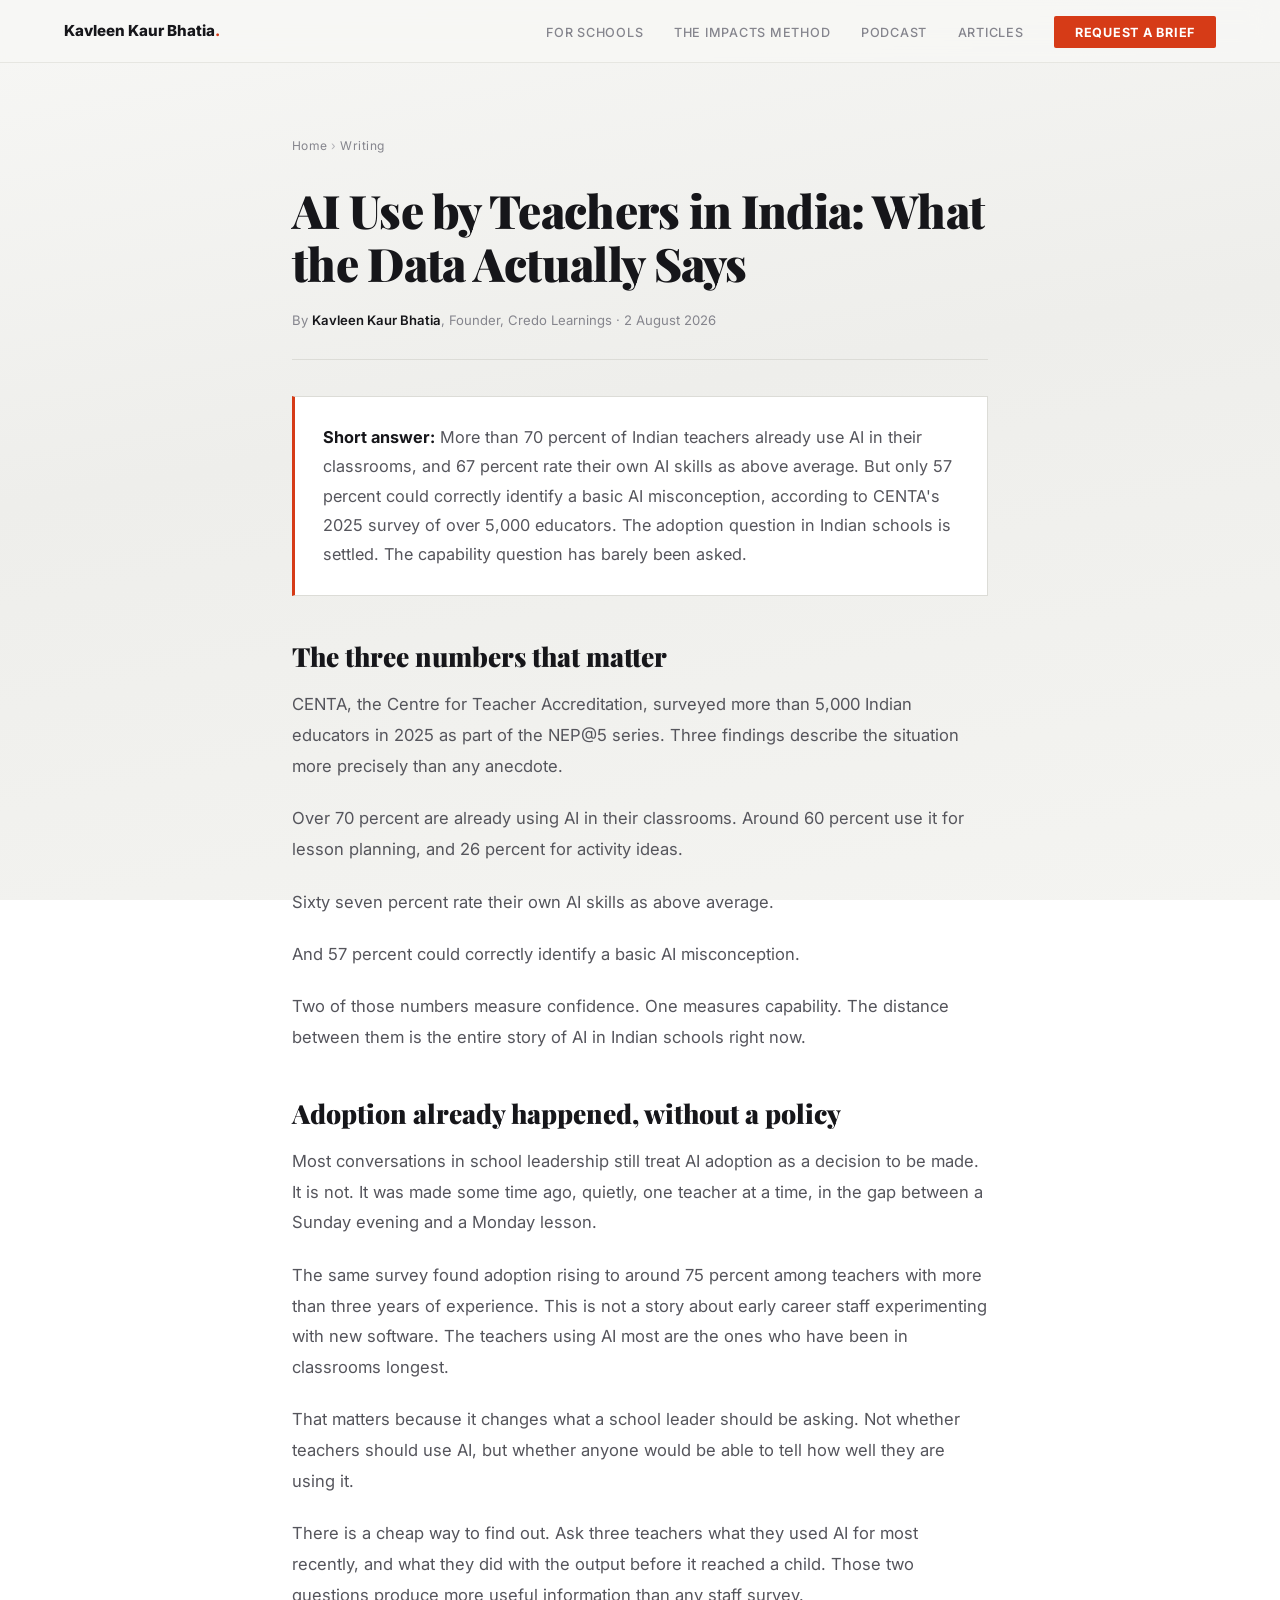
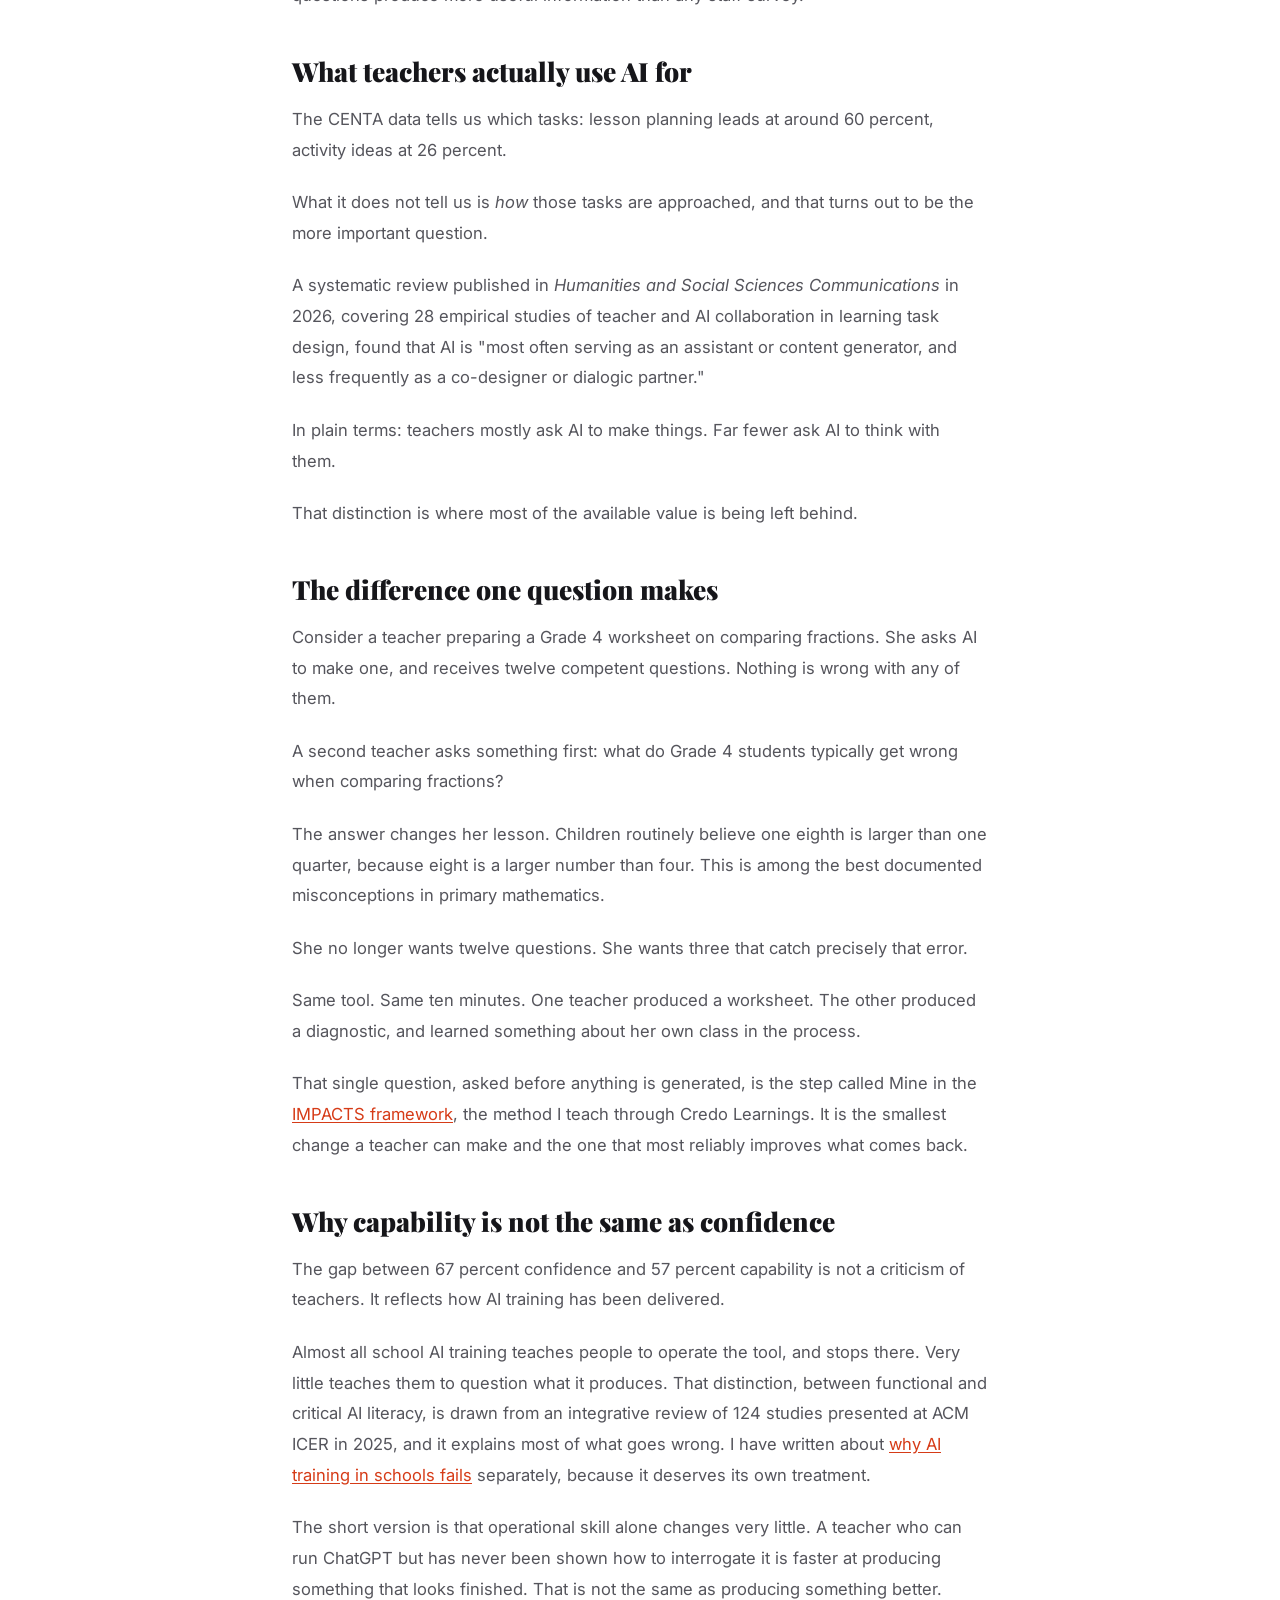
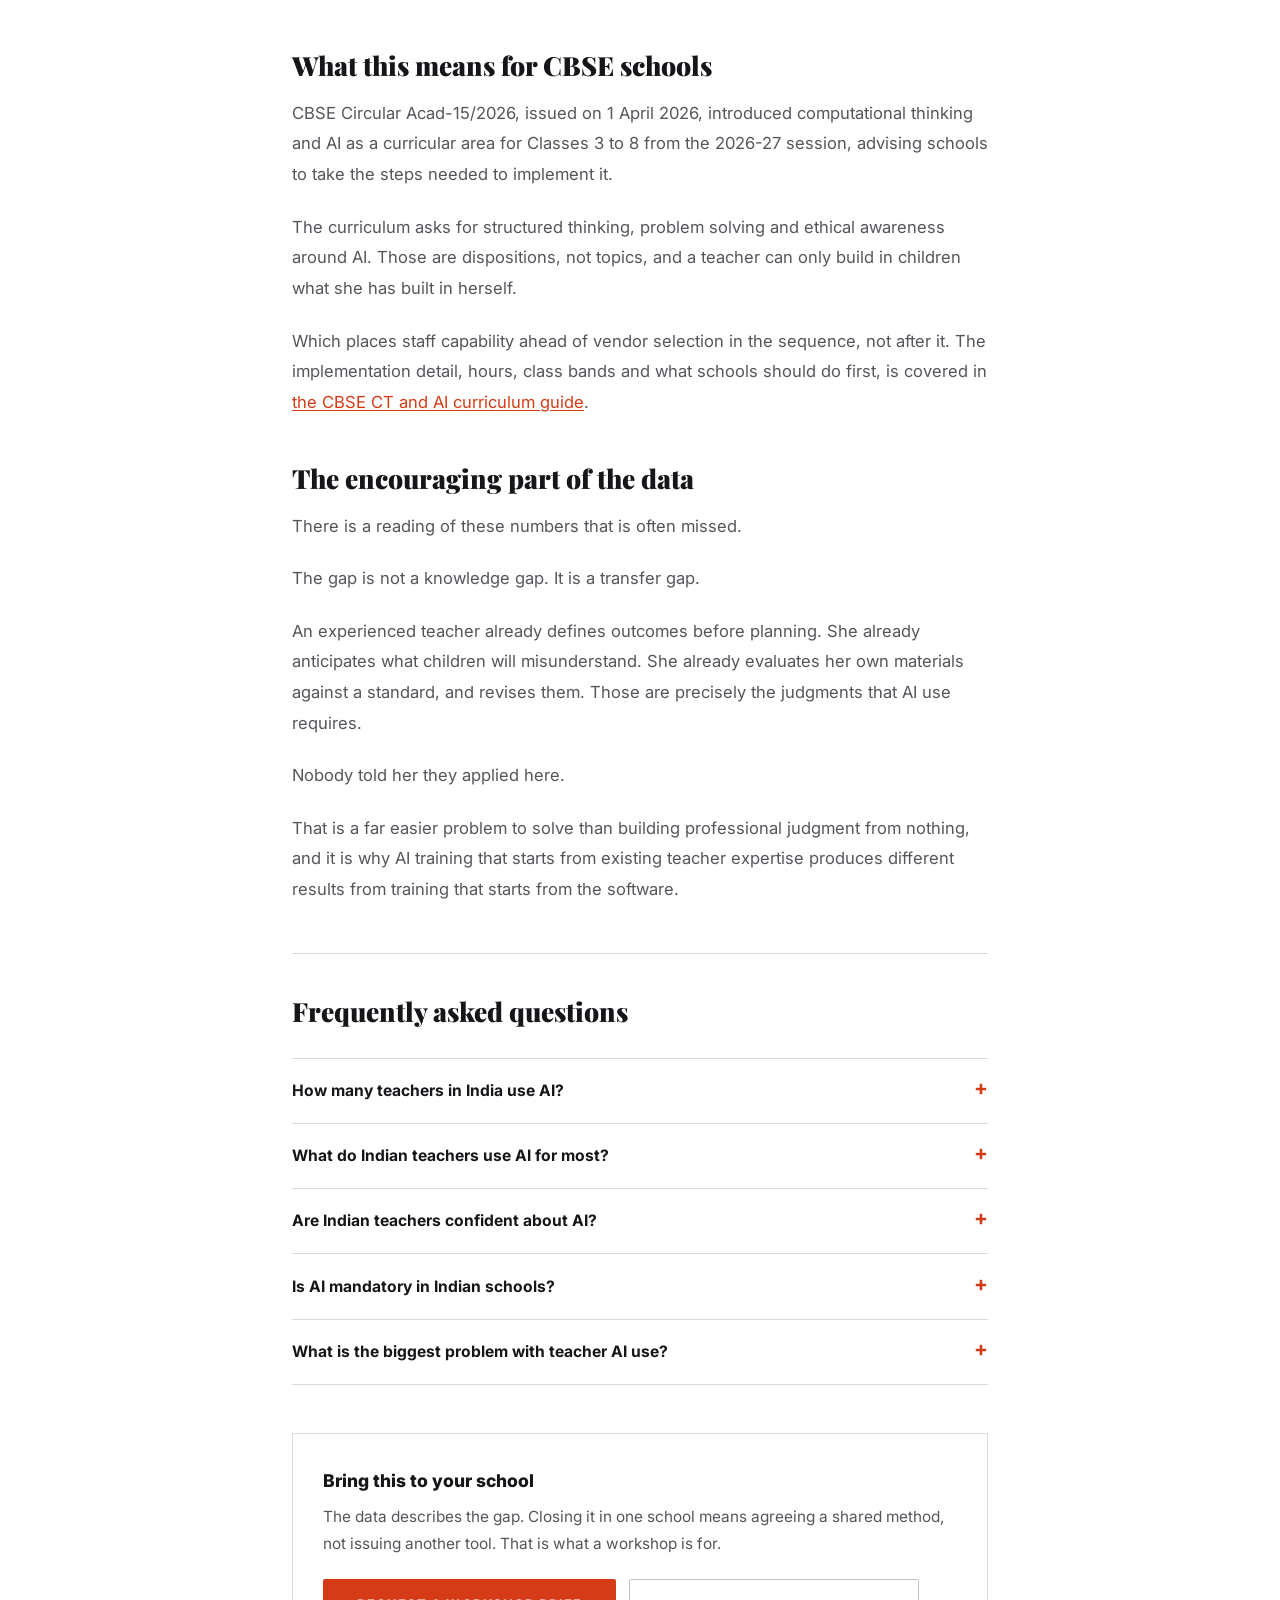
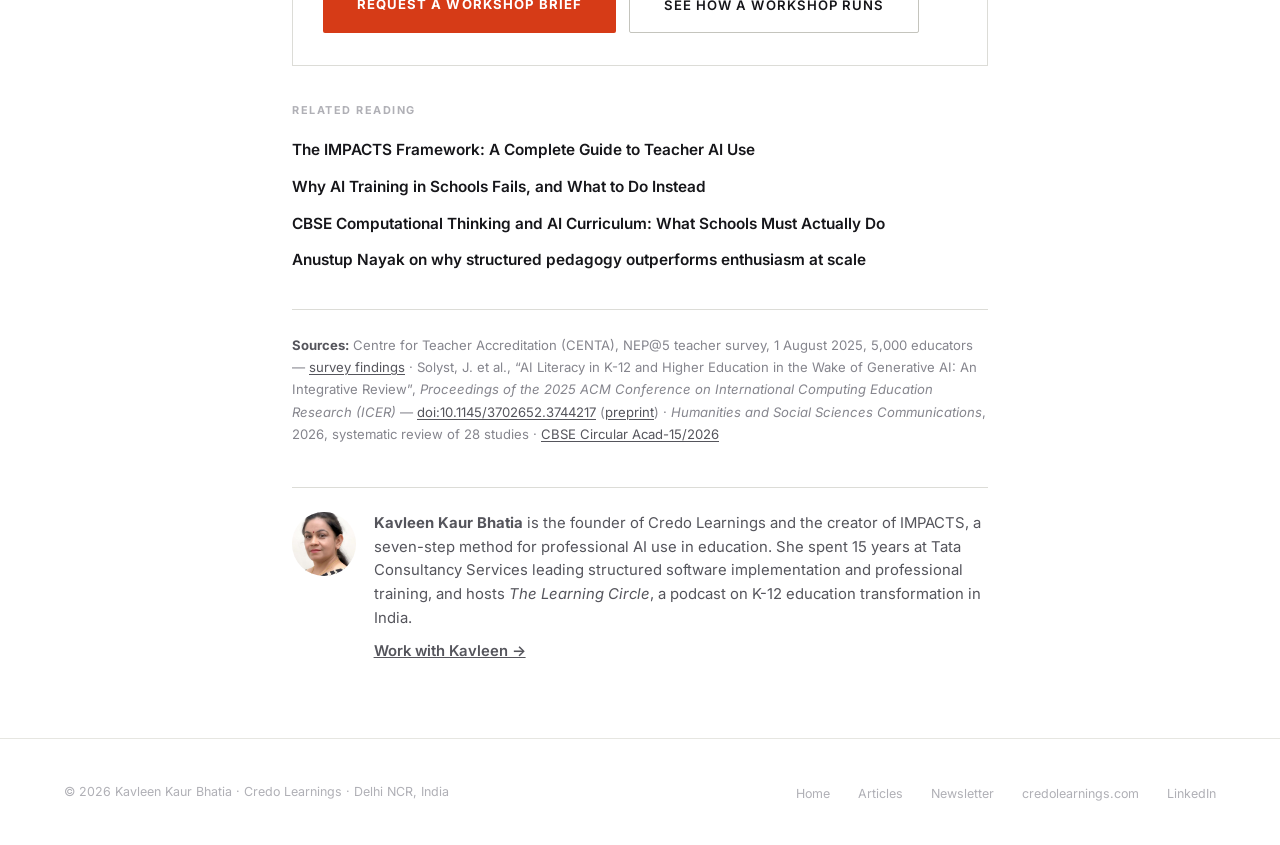
<file: ai-use-by-teachers-india-data.html>
<!DOCTYPE html>
<html lang="en">
<head>
  <meta charset="UTF-8" />
  <meta name="viewport" content="width=device-width, initial-scale=1.0" />

  <title>AI Use by Teachers in India: What the Data Actually Says (2026)</title>
  <meta name="description" content="Over 70 percent of Indian teachers use AI, but only 57 percent can spot a basic AI misconception. What the CENTA survey reveals about the real gap." />
  <meta name="author" content="Kavleen Kaur Bhatia" />
  <meta name="robots" content="index, follow, max-image-preview:large, max-snippet:-1" />
  <link rel="canonical" href="https://www.kavleenkaur.com/ai-use-by-teachers-india-data" />
  <link rel="icon" href="/favicon.svg" type="image/svg+xml" />
  <link rel="alternate icon" href="/favicon-32.png" sizes="32x32" />
  <link rel="apple-touch-icon" href="/apple-touch-icon.png" />

  <meta property="og:type" content="article" />
  <meta property="og:url" content="https://www.kavleenkaur.com/ai-use-by-teachers-india-data" />
  <meta property="og:title" content="AI Use by Teachers in India: What the Data Actually Says (2026)" />
  <meta property="og:description" content="Over 70 percent of Indian teachers use AI, but only 57 percent can spot a basic AI misconception. What the CENTA survey reveals about the real gap." />
  <meta property="og:image" content="https://www.kavleenkaur.com/og-image.jpg" />
  <meta property="og:locale" content="en_IN" />
  <meta name="twitter:card" content="summary_large_image" />
  <meta name="twitter:title" content="AI Use by Teachers in India: What the Data Actually Says (2026)" />
  <meta name="twitter:description" content="Over 70 percent of Indian teachers use AI, but only 57 percent can spot a basic AI misconception. What the CENTA survey reveals about the real gap." />
  <meta name="twitter:image" content="https://www.kavleenkaur.com/og-image.jpg" />

  <script type="application/ld+json">
{
  "@context": "https://schema.org",
  "@graph": [
    {
      "@type": "Article",
      "@id": "https://www.kavleenkaur.com/ai-use-by-teachers-india-data#article",
      "headline": "AI Use by Teachers in India: What the Data Actually Says",
      "description": "Over 70 percent of Indian teachers use AI, but only 57 percent can spot a basic AI misconception. What the CENTA survey reveals about the real gap.",
      "datePublished": "2026-08-02",
      "dateModified": "2026-08-02",
      "author": {
        "@type": "Person",
        "name": "Kavleen Kaur Bhatia",
        "url": "https://www.kavleenkaur.com/",
        "jobTitle": "AI Trainer for Educators",
        "worksFor": {
          "@type": "Organization",
          "name": "Credo Learnings"
        }
      },
      "publisher": {
        "@type": "Organization",
        "name": "Credo Learnings",
        "url": "https://credolearnings.com/"
      },
      "mainEntityOfPage": "https://www.kavleenkaur.com/ai-use-by-teachers-india-data",
      "about": [
        {
          "@type": "Thing",
          "name": "Artificial Intelligence in Education"
        },
        {
          "@type": "Thing",
          "name": "Teacher Professional Development"
        },
        {
          "@type": "Thing",
          "name": "K-12 Education in India"
        }
      ],
      "inLanguage": "en-IN"
    },
    {
      "@type": "FAQPage",
      "@id": "https://www.kavleenkaur.com/ai-use-by-teachers-india-data#faq",
      "mainEntity": [
        {
          "@type": "Question",
          "name": "How many teachers in India use AI?",
          "acceptedAnswer": {
            "@type": "Answer",
            "text": "More than 70 percent, according to CENTA's 2025 survey of over 5,000 educators. Adoption rises to around 75 percent among teachers with more than three years of experience."
          }
        },
        {
          "@type": "Question",
          "name": "What do Indian teachers use AI for most?",
          "acceptedAnswer": {
            "@type": "Answer",
            "text": "Lesson planning, at around 60 percent, followed by activity ideas at 26 percent."
          }
        },
        {
          "@type": "Question",
          "name": "Are Indian teachers confident about AI?",
          "acceptedAnswer": {
            "@type": "Answer",
            "text": "Sixty seven percent rate their AI skills as above average, but only 57 percent could identify a basic AI misconception, indicating a gap between confidence and capability."
          }
        },
        {
          "@type": "Question",
          "name": "Is AI mandatory in Indian schools?",
          "acceptedAnswer": {
            "@type": "Answer",
            "text": "CBSE introduced computational thinking and AI as a curricular area for Classes 3 to 8 from the 2026-27 session, under Circular Acad-15/2026, at 50 hours a year for Classes 3 to 5 and 100 for Classes 6 to 8."
          }
        },
        {
          "@type": "Question",
          "name": "What is the biggest problem with teacher AI use?",
          "acceptedAnswer": {
            "@type": "Answer",
            "text": "Research suggests AI is used mostly to generate content rather than to expand professional thinking, which leaves most of its value unrealised."
          }
        }
      ]
    },
    {
      "@type": "BreadcrumbList",
      "itemListElement": [
        {
          "@type": "ListItem",
          "position": 1,
          "name": "Home",
          "item": "https://www.kavleenkaur.com/"
        },
        {
          "@type": "ListItem",
          "position": 2,
          "name": "Writing",
          "item": "https://www.kavleenkaur.com/writing"
        },
        {
          "@type": "ListItem",
          "position": 3,
          "name": "AI Use by Teachers in India: What the Data Actually Says"
        }
      ]
    }
  ]
}
  </script>

  <link rel="preconnect" href="https://fonts.googleapis.com" />
  <link rel="preconnect" href="https://fonts.gstatic.com" crossorigin />
  <link href="https://fonts.googleapis.com/css2?family=Inter:wght@300;400;500;600;700;800;900&family=Playfair+Display:wght@700;900&display=swap" rel="stylesheet" />
  <link rel="stylesheet" href="/styles.css" />
<style>
.author-box{display:flex;gap:1.1rem;align-items:flex-start;margin:2.6rem 0 0;padding:1.5rem 0 0;border-top:1px solid #dcdcd7}
.author-box img{width:64px;height:64px;border-radius:50%;object-fit:cover;flex:0 0 64px}
.author-box p{margin:0 0 .6rem;font-size:.93rem;line-height:1.6;color:#55555c}
.author-box a{font-weight:600}
@media(max-width:600px){.author-box{flex-direction:column;gap:.9rem}}
</style>
</head>
<body>

  <nav aria-label="Main navigation">
    <a class="nav-logo" href="/">Kavleen Kaur Bhatia<span>.</span></a>
        <button class="nav-toggle" id="navToggle" type="button" aria-label="Open menu" aria-expanded="false" aria-controls="navLinks">
      <span></span><span></span><span></span>
    </button>
<ul class="nav-links" id="navLinks">
      <li><a href="/schools">For Schools</a></li>
      <li><a href="/#method">The IMPACTS Method</a></li>
      <li><a href="/#podcast">Podcast</a></li>
      <li><a href="/writing">Articles</a></li>
      <li><a href="/schools#enquire" class="nav-cta">Request a Brief</a></li>
    </ul>
  </nav>

  <main>
    <article class="article-wrap">
      <p class="breadcrumb"><a href="/">Home</a> &rsaquo; <a href="/writing">Writing</a></p>

      <h1>AI Use by Teachers in India: What the Data Actually Says</h1>

      <p class="article-meta">
        By <strong>Kavleen Kaur Bhatia</strong>, Founder, Credo Learnings &middot;
        <time datetime="2026-08-02">2 August 2026</time>
      </p>

      <div class="short-answer">
        <strong>Short answer:</strong> More than 70 percent of Indian teachers already use AI in their classrooms, and 67 percent rate their own AI skills as above average. But only 57 percent could correctly identify a basic AI misconception, according to CENTA's 2025 survey of over 5,000 educators. The adoption question in Indian schools is settled. The capability question has barely been asked.
      </div>

      <div class="article-body">
      <h2>The three numbers that matter</h2>
      <p>CENTA, the Centre for Teacher Accreditation, surveyed more than 5,000 Indian educators in 2025 as part of the NEP@5 series. Three findings describe the situation more precisely than any anecdote.</p>
      <p>Over 70 percent are already using AI in their classrooms. Around 60 percent use it for lesson planning, and 26 percent for activity ideas.</p>
      <p>Sixty seven percent rate their own AI skills as above average.</p>
      <p>And 57 percent could correctly identify a basic AI misconception.</p>
      <p>Two of those numbers measure confidence. One measures capability. The distance between them is the entire story of AI in Indian schools right now.</p>
      <h2>Adoption already happened, without a policy</h2>
      <p>Most conversations in school leadership still treat AI adoption as a decision to be made. It is not. It was made some time ago, quietly, one teacher at a time, in the gap between a Sunday evening and a Monday lesson.</p>
      <p>The same survey found adoption rising to around 75 percent among teachers with more than three years of experience. This is not a story about early career staff experimenting with new software. The teachers using AI most are the ones who have been in classrooms longest.</p>
      <p>That matters because it changes what a school leader should be asking. Not whether teachers should use AI, but whether anyone would be able to tell how well they are using it.</p>
      <p>There is a cheap way to find out. Ask three teachers what they used AI for most recently, and what they did with the output before it reached a child. Those two questions produce more useful information than any staff survey.</p>
      <h2>What teachers actually use AI for</h2>
      <p>The CENTA data tells us which tasks: lesson planning leads at around 60 percent, activity ideas at 26 percent.</p>
      <p>What it does not tell us is <em>how</em> those tasks are approached, and that turns out to be the more important question.</p>
      <p>A systematic review published in <em>Humanities and Social Sciences Communications</em> in 2026, covering 28 empirical studies of teacher and AI collaboration in learning task design, found that AI is "most often serving as an assistant or content generator, and less frequently as a co-designer or dialogic partner."</p>
      <p>In plain terms: teachers mostly ask AI to make things. Far fewer ask AI to think with them.</p>
      <p>That distinction is where most of the available value is being left behind.</p>
      <h2>The difference one question makes</h2>
      <p>Consider a teacher preparing a Grade 4 worksheet on comparing fractions. She asks AI to make one, and receives twelve competent questions. Nothing is wrong with any of them.</p>
      <p>A second teacher asks something first: what do Grade 4 students typically get wrong when comparing fractions?</p>
      <p>The answer changes her lesson. Children routinely believe one eighth is larger than one quarter, because eight is a larger number than four. This is among the best documented misconceptions in primary mathematics.</p>
      <p>She no longer wants twelve questions. She wants three that catch precisely that error.</p>
      <p>Same tool. Same ten minutes. One teacher produced a worksheet. The other produced a diagnostic, and learned something about her own class in the process.</p>
      <p>That single question, asked before anything is generated, is the step called Mine in the <a href="/impacts-framework">IMPACTS framework</a>, the method I teach through Credo Learnings. It is the smallest change a teacher can make and the one that most reliably improves what comes back.</p>
      <h2>Why capability is not the same as confidence</h2>
      <p>The gap between 67 percent confidence and 57 percent capability is not a criticism of teachers. It reflects how AI training has been delivered.</p>
      <p>Almost all school AI training teaches people to operate the tool, and stops there. Very little teaches them to question what it produces. That distinction, between functional and critical AI literacy, is drawn from an integrative review of 124 studies presented at ACM ICER in 2025, and it explains most of what goes wrong. I have written about <a href="/why-ai-training-in-schools-fails">why AI training in schools fails</a> separately, because it deserves its own treatment.</p>
      <p>The short version is that operational skill alone changes very little. A teacher who can run ChatGPT but has never been shown how to interrogate it is faster at producing something that looks finished. That is not the same as producing something better.</p>
      <h2>What this means for CBSE schools</h2>
      <p>CBSE Circular Acad-15/2026, issued on 1 April 2026, introduced computational thinking and AI as a curricular area for Classes 3 to 8 from the 2026-27 session, advising schools to take the steps needed to implement it.</p>
      <p>The curriculum asks for structured thinking, problem solving and ethical awareness around AI. Those are dispositions, not topics, and a teacher can only build in children what she has built in herself.</p>
      <p>Which places staff capability ahead of vendor selection in the sequence, not after it. The implementation detail, hours, class bands and what schools should do first, is covered in <a href="/cbse-ct-ai-curriculum-teacher-readiness">the CBSE CT and AI curriculum guide</a>.</p>
      <h2>The encouraging part of the data</h2>
      <p>There is a reading of these numbers that is often missed.</p>
      <p>The gap is not a knowledge gap. It is a transfer gap.</p>
      <p>An experienced teacher already defines outcomes before planning. She already anticipates what children will misunderstand. She already evaluates her own materials against a standard, and revises them. Those are precisely the judgments that AI use requires.</p>
      <p>Nobody told her they applied here.</p>
      <p>That is a far easier problem to solve than building professional judgment from nothing, and it is why AI training that starts from existing teacher expertise produces different results from training that starts from the software.</p>
      </div>

      <section class="faq-block">
        <h2>Frequently asked questions</h2>
      <details>
        <summary>How many teachers in India use AI?</summary>
        <p>More than 70 percent, according to CENTA's 2025 survey of over 5,000 educators. Adoption rises to around 75 percent among teachers with more than three years of experience.</p>
      </details>
      <details>
        <summary>What do Indian teachers use AI for most?</summary>
        <p>Lesson planning, at around 60 percent, followed by activity ideas at 26 percent.</p>
      </details>
      <details>
        <summary>Are Indian teachers confident about AI?</summary>
        <p>Sixty seven percent rate their AI skills as above average, but only 57 percent could identify a basic AI misconception, indicating a gap between confidence and capability.</p>
      </details>
      <details>
        <summary>Is AI mandatory in Indian schools?</summary>
        <p>CBSE introduced computational thinking and AI as a curricular area for Classes 3 to 8 from the 2026-27 session, under Circular Acad-15/2026, at 50 hours a year for Classes 3 to 5 and 100 for Classes 6 to 8.</p>
      </details>
      <details>
        <summary>What is the biggest problem with teacher AI use?</summary>
        <p>Research suggests AI is used mostly to generate content rather than to expand professional thinking, which leaves most of its value unrealised.</p>
      </details>
      </section>

      <aside class="article-cta">
        <h3>Bring this to your school</h3>
        <p>The data describes the gap. Closing it in one school means agreeing a shared method, not issuing another tool. That is what a workshop is for.</p>
        <div style="display: flex; gap: 0.85rem; flex-wrap: wrap;">
          <a href="/schools#enquire" class="btn-primary">Request a workshop brief</a>
          <a href="/schools" class="btn-secondary">See how a workshop runs</a>
        </div>
      </aside>

      <nav class="article-related" aria-label="Related articles">
        <h3>Related reading</h3>
        <ul>
        <li><a href="/impacts-framework">The IMPACTS Framework: A Complete Guide to Teacher AI Use</a></li>
        <li><a href="/why-ai-training-in-schools-fails">Why AI Training in Schools Fails, and What to Do Instead</a></li>
        <li><a href="/cbse-ct-ai-curriculum-teacher-readiness">CBSE Computational Thinking and AI Curriculum: What Schools Must Actually Do</a></li><li><a href="/the-learning-circle-anustup-nayak">Anustup Nayak on why structured pedagogy outperforms enthusiasm at scale</a></li></ul>
      </nav>

      <p class="article-sources"><strong>Sources:</strong> Centre for Teacher Accreditation (CENTA), NEP@5 teacher survey, 1 August 2025, 5,000 educators &mdash; <a href="https://cxotoday.com/press-release/ai-tools-take-centre-stage-in-classrooms-as-nep-turns-five-centa-survey-finds-over-70-of-indian-teachers-already-using-ai/" rel="nofollow">survey findings</a> &middot; Solyst, J. et al., &ldquo;AI Literacy in K-12 and Higher Education in the Wake of Generative AI: An Integrative Review&rdquo;, <em>Proceedings of the 2025 ACM Conference on International Computing Education Research (ICER)</em> &mdash; <a href="https://dl.acm.org/doi/10.1145/3702652.3744217" rel="nofollow">doi:10.1145/3702652.3744217</a> (<a href="https://arxiv.org/abs/2503.00079" rel="nofollow">preprint</a>) &middot; <em>Humanities and Social Sciences Communications</em>, 2026, systematic review of 28 studies <!-- TODO: exact title/DOI needed - could not be located; confirm reference before publishing --> &middot; <a href="https://cbseacademic.nic.in/web_material/Circulars/2026/15_Circular_2026.pdf" rel="nofollow">CBSE Circular Acad-15/2026</a></p>
    
      <div class="author-box">
        <img src="/kavleen-kaur-bhatia.jpg" alt="Kavleen Kaur Bhatia" width="64" height="64" loading="lazy">
        <div>
          <p><strong>Kavleen Kaur Bhatia</strong> is the founder of Credo Learnings and the creator of IMPACTS, a seven-step method for professional AI use in education. She spent 15 years at Tata Consultancy Services leading structured software implementation and professional training, and hosts <em>The Learning Circle</em>, a podcast on K-12 education transformation in India.</p>
          <p><a href="/schools">Work with Kavleen &rarr;</a></p>
        </div>
      </div>
    </article>
  </main>

  <footer>
    <p>&copy; 2026 Kavleen Kaur Bhatia &middot; Credo Learnings &middot; Delhi NCR, India</p>
    <ul class="footer-links">
      <li><a href="/">Home</a></li>
      <li><a href="/writing">Articles</a></li>
      <li><a href="/#newsletter">Newsletter</a></li>
      <li><a href="https://credolearnings.com/" target="_blank" rel="noopener">credolearnings.com</a></li>
      <li><a href="https://www.linkedin.com/in/kavleen-kaur-bhatia/" target="_blank" rel="noopener">LinkedIn</a></li>
    </ul>
  </footer>

<!-- Cloudflare Web Analytics --><script type='module' src='https://static.cloudflareinsights.com/beacon.min.js' data-cf-beacon='{"token": "6b2d1cc4017348f6bbc40cde86c7a890"}'></script><!-- End Cloudflare Web Analytics -->

<script>
(function(){
  var toggle = document.getElementById('navToggle');
  var links = document.getElementById('navLinks');
  if (!toggle || !links) return;
  toggle.addEventListener('click', function(){
    var isOpen = links.classList.toggle('open');
    toggle.classList.toggle('open', isOpen);
    toggle.setAttribute('aria-expanded', isOpen ? 'true' : 'false');
  });
  links.querySelectorAll('a').forEach(function(a){
    a.addEventListener('click', function(){
      links.classList.remove('open');
      toggle.classList.remove('open');
      toggle.setAttribute('aria-expanded', 'false');
    });
  });
})();
</script>
</body>
</html>
</file>
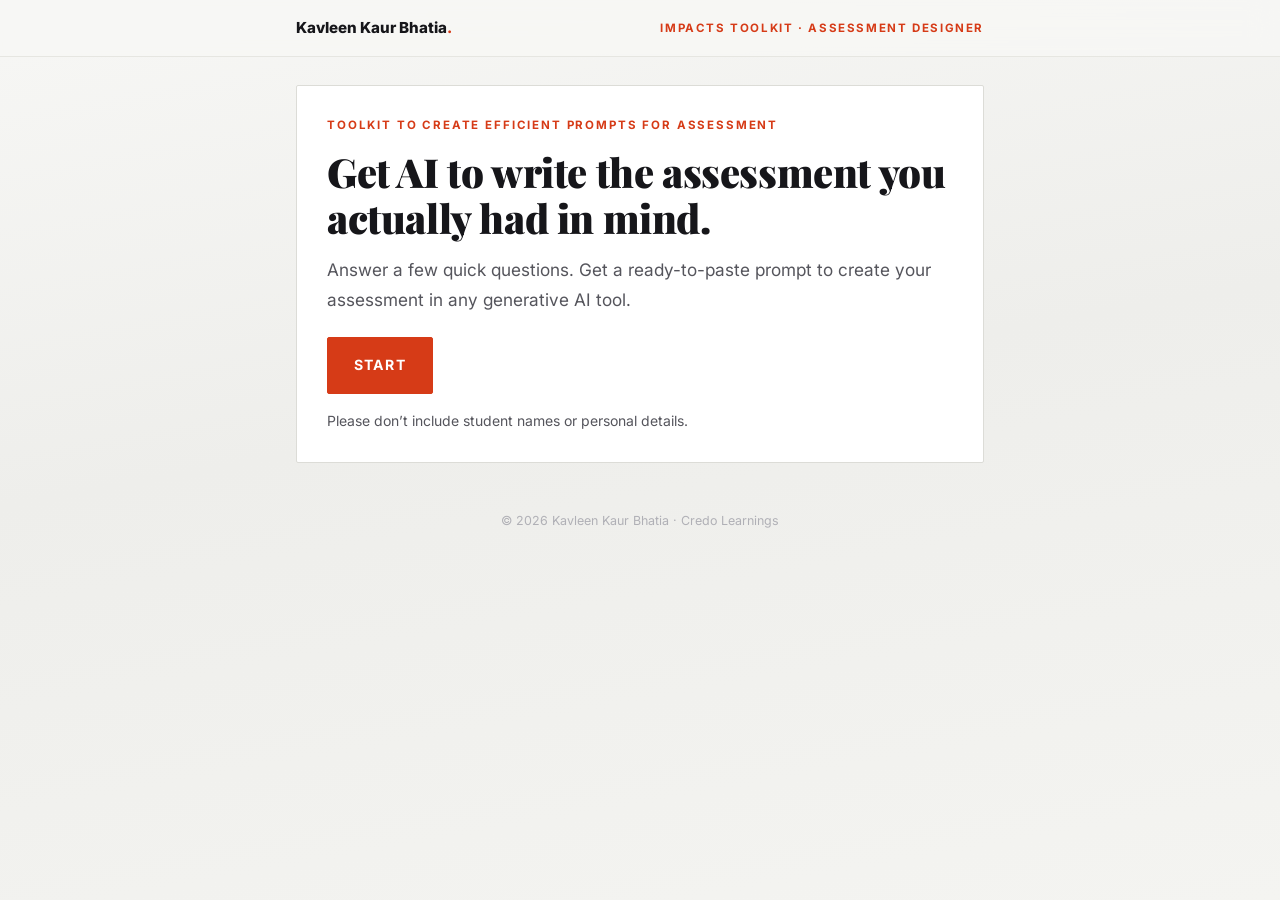
<file: assessment-designer.html>
<!doctype html>
<html lang="en">
<head>
<meta charset="utf-8">
<meta name="viewport" content="width=device-width,initial-scale=1">
<title>Assessment Designer | IMPACTS Toolkit for Teachers | Kavleen Kaur Bhatia</title>
<meta name="description" content="A free tool for teachers. Answer a few questions about your class and get a ready-to-paste prompt that helps any AI tool write the test, worksheet or HOTS questions you actually had in mind.">
<meta name="author" content="Kavleen Kaur Bhatia">
<meta name="robots" content="index, follow, max-image-preview:large, max-snippet:-1">
<link rel="canonical" href="https://www.kavleenkaur.com/assessment-designer">
<link rel="icon" href="/favicon.svg" type="image/svg+xml">
<link rel="alternate icon" href="/favicon-32.png" sizes="32x32">
<link rel="apple-touch-icon" href="/apple-touch-icon.png">

<meta property="og:type" content="website">
<meta property="og:url" content="https://www.kavleenkaur.com/assessment-designer">
<meta property="og:title" content="Assessment Designer | IMPACTS Toolkit for Teachers | Kavleen Kaur Bhatia">
<meta property="og:description" content="Answer a few questions about your class and get a ready-to-paste prompt that helps any AI tool write the assessment you actually had in mind.">
<meta property="og:image" content="https://www.kavleenkaur.com/assessment-designer-og.jpg">
<meta property="og:image:width" content="1200">
<meta property="og:image:height" content="630">
<meta property="og:image:alt" content="IMPACTS Toolkit: Assessment Designer, a free tool for teachers">
<meta property="og:locale" content="en_IN">
<meta name="twitter:card" content="summary_large_image">
<meta name="twitter:title" content="Assessment Designer | IMPACTS Toolkit for Teachers | Kavleen Kaur Bhatia">
<meta name="twitter:description" content="Answer a few questions about your class and get a ready-to-paste prompt that helps any AI tool write the assessment you actually had in mind.">
<meta name="twitter:image" content="https://www.kavleenkaur.com/assessment-designer-og.jpg">

<script type="application/ld+json">
{
  "@context": "https://schema.org",
  "@type": "WebApplication",
  "@id": "https://www.kavleenkaur.com/assessment-designer#tool",
  "name": "IMPACTS Toolkit: Assessment Designer",
  "url": "https://www.kavleenkaur.com/assessment-designer",
  "description": "A free tool that helps teachers write a clear assessment brief and turn it into a ready-to-paste prompt for any generative AI tool, to create tests, worksheets and HOTS questions.",
  "applicationCategory": "EducationalApplication",
  "operatingSystem": "Any (web browser)",
  "isAccessibleForFree": true,
  "inLanguage": "en",
  "audience": {"@type": "EducationalAudience", "educationalRole": "teacher"},
  "author": {"@type": "Person", "@id": "https://www.kavleenkaur.com/#person", "name": "Kavleen Kaur Bhatia"},
  "publisher": {"@type": "Organization", "name": "Credo Learnings", "url": "https://credolearnings.com/"}
}
</script>

<link rel="preconnect" href="https://fonts.googleapis.com">
<link rel="preconnect" href="https://fonts.gstatic.com" crossorigin>
<link href="https://fonts.googleapis.com/css2?family=Inter:wght@400;500;600;700;800&family=Playfair+Display:wght@700;900&display=swap" rel="stylesheet">

<style>
:root{
  --accent:#d63b17; --accent-dark:#b32f10; --accent-tint:#fbeee9;
  --text:#16161a; --text-mid:#55555c; --text-soft:#85858d; --text-faint:#b0b0b6;
  --border:#dcdcd7; --border-soft:#e6e6e1; --panel:#ffffff; --panel-tint:#f7f7f5;
  --err:#b42318; --ok:#067647;
  --warn-bg:#fff7e8; --warn-line:#f1d7a6; --warn-text:#7a4b06;
}
*{box-sizing:border-box}
html,body{margin:0}
body{font-family:'Inter',-apple-system,BlinkMacSystemFont,"Segoe UI",Arial,sans-serif;background:linear-gradient(170deg,#f7f7f5 0%,#eeeeeb 45%,#f4f4f1 100%);background-attachment:fixed;color:var(--text);font-size:16px;line-height:1.6;-webkit-font-smoothing:antialiased}
.wrap{max-width:720px;margin:0 auto;padding:0 16px}

/* HEADER (mirrors the site nav) */
header{background:rgba(247,247,245,.92);backdrop-filter:blur(14px);-webkit-backdrop-filter:blur(14px);border-bottom:1px solid var(--border-soft)}
header .wrap{padding-top:16px;padding-bottom:16px;display:flex;align-items:center;justify-content:space-between;gap:12px;flex-wrap:wrap}
.logo{font-weight:800;font-size:.95rem;color:var(--text);text-decoration:none}
.logo span{color:var(--accent)}
.tool-name{font-size:.72rem;font-weight:700;letter-spacing:.14em;text-transform:uppercase;color:var(--accent)}

main{padding:28px 0 48px}
h1,h2{font-family:'Playfair Display',Georgia,serif;font-weight:900;line-height:1.15;letter-spacing:-.01em;margin:0 0 12px}
h1{font-size:2rem}
h2{font-size:1.55rem}
h3{font-size:.74rem;font-weight:700;letter-spacing:.14em;text-transform:uppercase;color:var(--accent);margin:28px 0 14px;padding-top:20px;border-top:1px solid var(--border-soft)}
p{margin:0 0 12px}
.muted{color:var(--text-mid)}
.small{font-size:.875rem}
.eyebrow{font-size:.72rem;font-weight:700;letter-spacing:.16em;text-transform:uppercase;color:var(--accent);margin:0 0 14px}
.card{background:var(--panel);border:1px solid var(--border);border-radius:2px;padding:22px}
.hero{padding:30px 22px}
.hero h1{margin-bottom:14px}
.lead{font-size:1.08rem;color:var(--text-mid);line-height:1.75;margin-bottom:22px}
@media(min-width:560px){.hero{padding:44px 40px}.hero h1{font-size:2.5rem}.card{padding:30px}}

/* PROGRESS */
.progress{margin-bottom:16px}
.progress-top{display:flex;justify-content:space-between;font-size:.8rem;font-weight:600;letter-spacing:.04em;color:var(--text-soft);margin-bottom:6px}
.bar{height:4px;background:var(--border);overflow:hidden}
.bar i{display:block;height:100%;background:var(--accent);width:0;transition:width .25s}

/* FIELDS */
fieldset{border:0;margin:0 0 20px;padding:0;min-width:0}
legend,.q{font-weight:600;font-size:1rem;margin-bottom:8px;padding:0}
.help{font-size:.875rem;color:var(--text-soft);margin:-4px 0 10px}
.hint{display:block;font-size:.875rem;color:var(--text-soft);margin-top:6px;line-height:1.5}
.req{color:var(--text-soft);font-weight:400;font-size:.82rem}

/* Option cards (single choice). Selected state uses an .is-checked class set by script,
   so it works on older phone browsers that lack CSS :has(). */
.opts{display:grid;grid-template-columns:1fr;gap:8px}
.opts.two{grid-template-columns:1fr 1fr}
.opt{position:relative;display:block;border:1px solid var(--border);border-radius:2px;padding:11px 12px 11px 40px;background:#fff;cursor:pointer;transition:border-color .15s,background .15s}
.opts.two .opt{padding:10px 10px 10px 36px;font-size:.94rem}
.opt input{position:absolute;left:13px;top:14px;width:18px;height:18px;accent-color:var(--accent);margin:0}
.opts.two .opt input{left:11px;top:13px}
.opt b{display:block;font-weight:600;line-height:1.3}
.opt small{display:block;color:var(--text-soft);font-size:.82rem;line-height:1.4;margin-top:2px}
.opt:hover{border-color:#c4c4bd}
.opt.is-checked{border-color:var(--accent);background:var(--accent-tint)}
.opt:focus-within{outline:2px solid var(--text);outline-offset:1px}

/* Pills (multi-select) */
.pills{display:flex;flex-wrap:wrap;gap:8px}
.pill{position:relative;border:1px solid var(--border);border-radius:999px;padding:8px 14px;background:#fff;cursor:pointer;font-size:.94rem;line-height:1.3;transition:border-color .15s,background .15s}
.pill input{position:absolute;opacity:0;width:1px;height:1px}
.pill:hover{border-color:#c4c4bd}
.pill.is-checked{border-color:var(--accent);background:var(--accent-tint);font-weight:600}
.pill.is-checked::before{content:"\2713\00a0";color:var(--accent)}
.pill:focus-within{outline:2px solid var(--text);outline-offset:1px}

label.field{display:block;margin-bottom:16px}
label.field .q{display:block;margin-bottom:0}
input[type=text],input[type=email],input[type=tel],input[type=number],select,textarea{width:100%;font:inherit;color:var(--text);background:#fff;border:1px solid var(--border);border-radius:2px;padding:10px 12px;margin-top:6px}
textarea{min-height:80px;resize:vertical}
input:focus,select:focus,textarea:focus{outline:2px solid var(--accent);outline-offset:0;border-color:var(--accent)}
.row{display:grid;grid-template-columns:1fr 1fr;gap:0 12px}
@media(max-width:420px){.row{grid-template-columns:1fr}}
.check{display:flex;gap:10px;align-items:flex-start;margin:10px 0 0;cursor:pointer}
.check input{width:18px;height:18px;margin-top:3px;accent-color:var(--accent);flex:none}

/* BUTTONS (match site) */
.nav{display:flex;justify-content:space-between;flex-wrap:wrap;gap:12px;margin-top:12px}
.nav button{white-space:nowrap}
button{font:inherit;font-size:.82rem;font-weight:700;letter-spacing:.08em;text-transform:uppercase;border-radius:2px;padding:13px 22px;cursor:pointer;border:1px solid var(--accent);display:inline-flex;align-items:center;justify-content:center;gap:8px;transition:background .2s,border-color .2s,transform .15s}
.primary{background:var(--accent);color:#fff}
.primary:hover{background:var(--accent-dark);border-color:var(--accent-dark);transform:translateY(-1px)}
.ghost{background:transparent;color:var(--text);border-color:#c4c4bd;font-weight:600}
.ghost:hover{border-color:var(--text)}
.nav .primary{margin-left:auto}
button.big{width:100%;font-size:.88rem;padding:16px 26px}
@media(min-width:560px){button.big{width:auto}}

/* MESSAGES */
.errors{display:none;background:#fef3f2;border:1px solid #fecdca;color:var(--err);border-radius:2px;padding:10px 12px;font-size:.875rem;margin-bottom:16px}
.errors.show{display:block}
.warn{display:none;background:var(--warn-bg);border:1px solid var(--warn-line);color:var(--warn-text);border-radius:2px;padding:10px 12px;font-size:.875rem;line-height:1.55;margin:0 0 18px}
.warn.show{display:block}
.warn b{display:block;margin-bottom:2px}
.warn p{margin:0 0 4px}
.warn p:last-child{margin:0}

/* CONSENT */
.notice{background:var(--panel-tint);border:1px solid var(--border-soft);border-radius:2px;padding:14px 16px;font-size:.875rem;color:var(--text-mid);line-height:1.6;margin:6px 0 4px}
.notice b{color:var(--text)}
.notice a{color:var(--accent)}
.notice.tip{margin:-6px 0 18px}
.phone-field{margin:14px 0 0 28px}

/* RESULT */
.brief{border:1px solid var(--border);border-radius:2px;overflow:hidden;margin-bottom:28px}
.brief h3{margin:0;border:0;background:var(--text);color:#fff;font-size:.95rem;letter-spacing:.02em;text-transform:none;padding:12px 16px}
.brief dl{margin:0;padding:6px 16px 14px}
.brief dt{font-size:.7rem;font-weight:700;letter-spacing:.12em;text-transform:uppercase;color:var(--text-soft);margin-top:12px}
.brief dd{margin:2px 0 0;font-size:.95rem;white-space:pre-line}
.promptbox pre{white-space:pre-wrap;word-wrap:break-word;background:var(--panel-tint);border:1px solid var(--border);border-radius:2px;padding:14px;font-family:ui-monospace,Menlo,Consolas,monospace;font-size:.8rem;line-height:1.55;max-height:340px;overflow:auto;margin:0 0 12px}
.copyrow{margin-bottom:14px}
.copied{display:none;color:var(--ok);font-size:.875rem;font-weight:600;margin-top:10px}
.copied.show{display:block}
.closing{border-top:1px solid var(--border-soft);padding-top:20px;margin-top:10px}
.closing h3{border:0;padding:0;margin:0 0 8px;font-family:'Playfair Display',Georgia,serif;font-size:1.25rem;font-weight:900;letter-spacing:0;text-transform:none;color:var(--text)}
.closing a{color:var(--accent);font-weight:600}

footer{text-align:center;font-size:.78rem;color:var(--text-faint);padding:0 16px 32px}
[hidden]{display:none!important}
.screen{display:none}
.screen.active{display:block}
</style>
</head>
<body>
<header>
  <div class="wrap">
    <a class="logo" href="https://www.kavleenkaur.com/">Kavleen Kaur Bhatia<span>.</span></a>
    <span class="tool-name">IMPACTS Toolkit &middot; Assessment Designer</span>
  </div>
</header>

<main>
<div class="wrap">

  <!-- FRONT PAGE -->
  <section class="screen active" id="s0">
    <div class="card hero">
      <p class="eyebrow">Toolkit to create efficient prompts for assessment</p>
      <h1>Get AI to write the assessment you actually had in mind.</h1>
      <p class="lead">Answer a few quick questions. Get a ready-to-paste prompt to create your assessment in any generative AI tool.</p>
      <button class="primary big" data-go="1">Start</button>
      <p class="small muted" style="margin:16px 0 0">Please don&rsquo;t include student names or personal details.</p>
    </div>
  </section>

  <div id="progress" class="progress" hidden>
    <div class="progress-top"><span id="ptitle"></span><span id="pstep"></span></div>
    <div class="bar"><i id="pbar"></i></div>
  </div>

  <!-- STEP 1: WHAT -->
  <section class="screen" id="s1" data-title="What are you making?">
    <div class="card">
      <div class="errors" role="alert"></div>
      <h2>What are you making?</h2>
      <fieldset><legend>Type</legend><div class="opts" id="o-type"></div></fieldset>
      <div class="row">
        <label class="field"><span class="q">Class</span>
          <select data-k="cls"><option value="">Choose&hellip;</option></select></label>
        <label class="field"><span class="q">Subject</span>
          <input type="text" data-k="subject" list="subjects" placeholder="e.g. Science"></label>
      </div>
      <p class="help" style="margin-top:-8px">Assessments are written in English.</p>
      <datalist id="subjects"><option>English</option><option>Mathematics</option><option>Science</option><option>EVS</option><option>Social Science</option><option>Computer Science</option><option>General Knowledge</option></datalist>
      <label class="field"><span class="q">Board</span>
        <select data-k="board"><option value="">Choose&hellip;</option></select>
        <span class="hint">The AI will follow a board&rsquo;s question pattern only if you share that pattern with it.</span></label>
      <label class="field" data-show="board:State board,Other"><span class="q" id="boardNameQ">Which board?</span>
        <input type="text" data-k="boardName" placeholder="e.g. Maharashtra State Board"></label>
      <label class="field" data-show="board:CBSE,ICSE,IB,Cambridge,State board,Other"><span class="q">Your board&rsquo;s question pattern <span class="req">(optional)</span></span>
        <textarea data-k="boardPattern" placeholder="e.g. Section A: 5 MCQs, 1 mark each. Section B: 4 short answers, 2 marks each. Section C: 2 case-based questions, 4 marks each."></textarea>
        <span class="hint">Paste the pattern, blueprint or sample paper format here, or attach it with the prompt later. If you leave it blank, the AI will not claim board alignment.</span></label>
      <fieldset><legend>Where should the content come from?</legend><div class="opts" id="o-source"></div></fieldset>
      <label class="field" data-show="source:topic"><span class="q">Topic</span>
        <input type="text" data-k="topic" placeholder="e.g. Adding fractions with unlike denominators"></label>
      <div class="notice tip" data-show="source:topic"><b>Tip for more accurate questions.</b> AI tools can misread chapter titles. For example, &ldquo;Mindful Eating&rdquo; may get questions about eating slowly instead of nutrients and roughage. For the best results, choose &ldquo;Material I&rsquo;ll attach&rdquo; above and paste the chapter&rsquo;s key points, or attach the chapter PDF. NCERT textbooks are free at <a href="https://ncert.nic.in/textbook.php" target="_blank" rel="noopener">ncert.nic.in</a>.</div>
      <label class="field" data-show="source:src,srcplus"><span class="q">What does the material cover?</span>
        <input type="text" data-k="material" placeholder="e.g. Chapter 4, Fractions, pages 45&ndash;52"></label>
      <label class="field" data-show="source:srcplus"><span class="q">Your instructions</span>
        <textarea data-k="instr" placeholder="e.g. Also include one question on decimals, which we covered last week"></textarea></label>
      <label class="field" data-show="source:topic,src,srcplus"><span class="q">Textbook and chapter <span class="req">(optional)</span></span>
        <input type="text" data-k="textbook" placeholder="e.g. NCERT Curiosity, Class 6, Chapter 2: Mindful Eating">
        <span class="hint">Helps the AI stick to what the chapter actually teaches.</span></label>
      <div class="nav"><button class="ghost" data-back>Back</button><button class="primary" data-next>Continue</button></div>
    </div>
  </section>

  <!-- STEP 2: PURPOSE, STUDENTS, THINKING -->
  <section class="screen" id="s2" data-title="Purpose and students">
    <div class="card">
      <div class="errors" role="alert"></div>
      <h2>What is the main job of this assessment?</h2>
      <div class="opts two" id="o-main" role="radiogroup" aria-label="Main job"></div>
      <div style="height:14px"></div>
      <label class="field" data-show="main:other"><span class="q">Describe the purpose</span>
        <input type="text" data-k="mainOther" placeholder="e.g. Check readiness before the next unit"></label>
      <fieldset id="alsoWrap"><legend>Also useful for <span class="req">(optional)</span></legend>
        <p class="help">Tick any other jobs it should also do. The AI will design around the main one.</p>
        <div class="pills" id="o-also"></div></fieldset>

      <h3>Your students</h3>
      <label class="field"><span class="q" id="needQ"></span>
        <textarea data-k="need" id="needBox"></textarea>
        <span class="hint">Not sure? Leave it blank. The AI will suggest a few and use them.</span></label>
      <fieldset><legend>How would you describe the class?</legend><div class="opts two" id="o-profile"></div></fieldset>

      <h3>Thinking</h3>
      <fieldset><legend>What kind of thinking should students do?</legend>
        <p class="help">Recall means remembering facts and procedures. Reasoning means explaining, applying and analysing.</p>
        <div class="opts" id="o-thinking"></div></fieldset>
      <div class="warn" role="status" aria-live="polite"></div>
      <div class="nav"><button class="ghost" data-back>Back</button><button class="primary" data-next>Continue</button></div>
    </div>
  </section>

  <!-- STEP 3: FORMAT AND AVOID -->
  <section class="screen" id="s3" data-title="Format">
    <div class="card">
      <div class="errors" role="alert"></div>
      <h2>Format</h2>
      <div data-show="type:test">
        <div class="row">
          <label class="field"><span class="q">Duration (minutes)</span><input type="number" min="1" data-k="duration" placeholder="e.g. 30"></label>
          <label class="field"><span class="q">Total marks</span><input type="number" min="1" data-k="marks" placeholder="e.g. 20"></label>
        </div>
        <fieldset><legend>Question types</legend><p class="help">Pick the types you want, or let the AI choose the best mix.</p><div class="pills" id="o-qtypes"></div></fieldset>
      </div>
      <div data-show="type:worksheet">
        <fieldset><legend>Where will it be used?</legend><div class="opts two" id="o-wsUse"></div></fieldset>
        <fieldset><legend>How much support?</legend><div class="opts" id="o-wsSupport"></div></fieldset>
        <fieldset><legend>Versions</legend><div class="opts" id="o-wsVersions"></div></fieldset>
        <label class="field"><span class="q">Number of questions <span class="req">(optional)</span></span><input type="number" min="1" data-k="wsCount" placeholder="Leave blank to let the AI suggest"></label>
      </div>
      <div data-show="type:hots">
        <label class="field"><span class="q">How many questions?</span><input type="number" min="1" data-k="rCount" placeholder="e.g. 5"></label>
        <fieldset><legend>Question style</legend><div class="pills" id="o-rStyles"></div></fieldset>
      </div>

      <label class="check" style="margin:4px 0 0"><input type="checkbox" id="answerKey"> <span><b id="akLabel">Include answer key / marking scheme</b><span class="hint" id="akHint" style="margin-top:2px"></span></span></label>

      <h3>What should the AI avoid?</h3>
      <p class="help">Tick any that matter to you.</p>
      <div class="pills" id="o-avoid"></div>
      <div style="height:18px"></div>
      <div class="warn" role="status" aria-live="polite"></div>
      <label class="field"><span class="q">Anything else? <span class="req">(optional)</span></span>
        <textarea data-k="other" placeholder="e.g. Include one question based on a diagram"></textarea></label>
      <div class="nav"><button class="ghost" data-back>Back</button><button class="primary" data-next>Continue</button></div>
    </div>
  </section>

  <!-- STEP 4: DETAILS -->
  <section class="screen" id="s4" data-title="Your details">
    <div class="card">
      <div class="errors" role="alert"></div>
      <h2>Almost done</h2>
      <p class="muted">Add your details to see your assessment brief and prompt.</p>
      <label class="field"><span class="q">Your name</span><input type="text" data-k="name" autocomplete="name"></label>
      <label class="field"><span class="q">School</span><input type="text" data-k="school" autocomplete="organization"></label>
      <label class="field"><span class="q">Email</span><input type="email" data-k="email" autocomplete="email"></label>

      <div class="notice">
        <b>How your details are used.</b> Credo Learnings saves your name, school and email, and the basic details of this assessment (type, class, subject, board and purpose), to understand who uses this tool and to improve it. Your prompt, your topic and anything you write about your students are not saved. Your details are never shared or sold. To see, correct or delete your details, or to withdraw your consent at any time, email <a href="mailto:kavleen2007@gmail.com">kavleen2007@gmail.com</a>.
      </div>
      <label class="check"><input type="checkbox" data-k="consentSave"> <span class="small">I agree that Credo Learnings may save these details to improve this tool. <span class="req">(required)</span></span></label>
      <label class="check"><input type="checkbox" data-k="consentContact"> <span class="small">I would also like Credo Learnings to contact me occasionally about this tool and related resources for teachers. <span class="req">(optional)</span></span></label>
      <label class="field phone-field" data-show="consentContact:true"><span class="q">Phone (WhatsApp) <span class="req">(optional)</span></span><input type="tel" data-k="phone" autocomplete="tel" placeholder="e.g. 98765 43210"></label>

      <div style="height:16px"></div>
      <div class="nav"><button class="ghost" data-back>Back</button><button class="primary" data-next>Show my brief and prompt</button></div>
    </div>
  </section>

  <!-- RESULT -->
  <section class="screen" id="s5">
    <div class="card">
      <h2>Your assessment brief</h2>
      <p class="muted">This is the thinking most people skip. It is what makes the AI&rsquo;s work useful.</p>
      <div class="brief"><h3 id="briefTitle">Assessment brief</h3><dl id="briefList"></dl></div>

      <h2>Your prompt</h2>
      <p class="muted">Copy it and paste it into the AI tool you use.<span id="attachHint"></span></p>
      <div class="copyrow">
        <button class="primary big" id="copyBtn">Copy prompt</button>
        <div class="copied" id="copied" role="status">Copied. Now paste it into the AI tool you use.</div>
      </div>
      <div class="promptbox"><pre id="promptText"></pre></div>

      <div class="closing">
        <h3>You just used elements of IDENTIFY and MINE, the first two steps of IMPACTS.</h3>
        <p>Instead of asking AI to start writing straight away, you first defined what the assessment needed to do, which is Identify. Then you thought about where your students are likely to go wrong, which is Mine. IMPACTS applies this same discipline across all seven steps of working with AI in teaching.</p>
        <p><a href="https://www.kavleenkaur.com/impacts-framework" target="_blank" rel="noopener">Explore the IMPACTS Framework &rarr;</a></p>
      </div>
      <div class="nav"><button class="ghost" id="editBtn">Edit answers</button><button class="primary" id="newBtn">Design another assessment</button></div>
    </div>
  </section>

</div>
</main>
<footer>&copy; 2026 Kavleen Kaur Bhatia &middot; Credo Learnings</footer>

<script>
/* ---------- Settings ---------- */
// Paste the Google Apps Script web app URL here (it ends in /exec) to save responses to a Google Sheet.
// See assessment-designer-sheet-script.gs for the script and setup steps.
// While this is empty, nothing is saved.
var ENDPOINT = "https://script.google.com/macros/s/AKfycbxA1hu1Z6CSCTibaNlhjO2LCkw_yVCXNnYU9tb5Ieo7xICmH7o_MmwXRY-LG2gVetouTg/exec";
// Change this date whenever the consent wording above changes, so each saved row records which wording the teacher agreed to.
var CONSENT_VERSION = "2026-10-01";

/* ---------- Options ---------- */
var O = {
  type: [
    {v:"test", l:"Test", h:"Unit test, class test, periodic assessment"},
    {v:"worksheet", l:"Worksheet", h:"Practice for classwork or homework"},
    {v:"hots", l:"HOTS questions", h:"Higher-order thinking: apply, analyse, explain"}
  ],
  board: [["CBSE","CBSE"],["ICSE","ICSE"],["IB","IB"],["Cambridge","Cambridge"],["State board","State board"],["Other","Other"],["none","Not relevant"]],
  source: [
    {v:"topic", l:"A topic", h:"You name the topic, the AI works from it"},
    {v:"src", l:"Material I’ll attach, and only that", h:"Chapter pages, a PDF or your notes"},
    {v:"srcplus", l:"Material I’ll attach, plus my instructions", h:"The material is the main source, and you can add to it"}
  ],
  main: [
    {v:"understanding", l:"Check understanding", p:"check understanding of what was taught"},
    {v:"misconceptions", l:"Diagnose misconceptions", p:"diagnose misconceptions"},
    {v:"practice", l:"Practice and fluency", p:"practice and build fluency"},
    {v:"grading", l:"Formal grading", p:"formal grading", testOnly:true},
    {v:"revision", l:"Revision", p:"revision"},
    {v:"other", l:"Other", p:""}
  ],
  need: {
    understanding: {likely:"likely mistakes", q:"Any common mistakes you want the questions to reveal?", label:"Mistakes to reveal", ph:"e.g. They confuse area and perimeter"},
    misconceptions: {likely:"likely misconceptions", q:"What mistakes or misunderstandings should this uncover?", label:"Misconceptions to uncover", ph:"e.g. They add numerators and denominators when adding fractions"},
    practice: {likely:"likely practice needs", q:"What do students most need practice with?", label:"Needs most practice with", ph:"e.g. Word problems that need two steps"},
    grading: {likely:"likely mistakes", q:"Any common mistakes you want the questions to reveal?", label:"Mistakes to reveal", ph:"e.g. They memorise definitions but can’t apply them"},
    revision: {likely:"likely areas needing reinforcement", q:"Which areas most need checking or reinforcement?", label:"Areas to check or reinforce", ph:"e.g. Map skills and the causes of the revolt"},
    other: {likely:"likely support needs", q:"Where do these students most need support on this topic?", label:"Where students need support", ph:"e.g. Explaining their reasoning in full sentences"}
  },
  profile: [
    {v:"ontrack", l:"Mostly on track", p:"mostly on track"},
    {v:"mixed", l:"Mixed abilities", p:"mixed abilities"},
    {v:"struggling", l:"Many are struggling", p:"many students are struggling"},
    {v:"advanced", l:"Mostly advanced", p:"mostly advanced"}
  ],
  thinking: [
    {v:"recall", l:"Mostly recall", p:"mostly recall"},
    {v:"recallmore", l:"More recall than reasoning", p:"more recall than reasoning"},
    {v:"balanced", l:"Balanced", p:"a balance of recall and reasoning"},
    {v:"reasonmore", l:"More reasoning than recall", p:"more reasoning than recall"},
    {v:"reasoning", l:"Mostly reasoning and application", p:"mostly reasoning and application"}
  ],
  qtypes: [
    {v:"ai", l:"Let the AI choose the best mix"},
    {v:"mcq", l:"MCQ"},
    {v:"vshort", l:"Very short answer"},
    {v:"short", l:"Short answer"},
    {v:"extended", l:"Extended response", notEarly:true},
    {v:"scenario", l:"Scenario or case-based", notEarly:true},
    {v:"fill", l:"Fill in the blanks"},
    {v:"match", l:"Matching"}
  ],
  wsUse: [{v:"classwork", l:"Classwork", p:"classwork"},{v:"homework", l:"Homework", p:"homework"}],
  wsSupport: [
    {v:"worked", l:"Start with a worked example", p:"start with a worked example"},
    {v:"hints", l:"Include hints", p:"include hints"},
    {v:"independent", l:"Fully independent", p:"fully independent, no hints"}
  ],
  wsVersions: [
    {v:"one", l:"One version for everyone", p:"one version for everyone"},
    {v:"three", l:"Three levels: support, core, stretch", p:"three levels (support, core and stretch)"}
  ],
  rStyles: [
    {v:"ai", l:"Let the AI choose", p:""},
    {v:"explain", l:"Explain your answer", p:"explain your answer"},
    {v:"who", l:"Who is right?", p:"who is right? (compare two views)"},
    {v:"scenario", l:"Real-life scenario", p:"real-life scenario"}
  ],
  avoid: [
    {v:"recall", l:"Too much routine recall or calculation"},
    {v:"easy", l:"Questions that are too easy"},
    {v:"tricky", l:"Tricky wording instead of real thinking"},
    {v:"repeat", l:"Repeating the same skill"},
    {v:"beyond", l:"Content beyond what was taught"},
    {v:"language", l:"Language too hard for the class"},
    {v:"context", l:"Unfamiliar or culturally specific contexts"}
  ]
};

/* ---------- State ---------- */
// answerKey: null means "follow the default" (on for tests, off otherwise); true/false once the teacher ticks or unticks it.
function freshState(keep){
  var s = {type:"",cls:"",subject:"",board:"",boardName:"",boardPattern:"",source:"",topic:"",material:"",instr:"",textbook:"",
    main:"",mainOther:"",also:[],need:"",profile:"",
    thinking:"",duration:"",marks:"",qtypes:["ai"],
    wsUse:"",wsSupport:"",wsVersions:"",wsCount:"",rCount:"5",rStyles:["ai"],
    answerKey:null,
    avoid:[],other:"",name:"",school:"",email:"",phone:"",consentSave:false,consentContact:false};
  if(keep){s.name=keep.name;s.school=keep.school;s.email=keep.email;s.phone=keep.phone;s.consentSave=keep.consentSave;s.consentContact=keep.consentContact;}
  return s;
}
var S = freshState();
var cur = 0, LAST = 4, RESULT = 5;

/* ---------- Helpers ---------- */
function $(q,el){return (el||document).querySelector(q)}
function $$(q,el){return Array.prototype.slice.call((el||document).querySelectorAll(q))}
function esc(t){return String(t).replace(/[&<>"']/g,function(c){return {"&":"&amp;","<":"&lt;",">":"&gt;",'"':"&quot;","'":"&#39;"}[c]})}
function find(list,v){for(var i=0;i<list.length;i++){if(list[i].v===v)return list[i]}return null}
function early(){var c=parseInt(S.cls,10);return c>=1&&c<=3}
function clean(t){return String(t||"").trim()}
function nodot(t){return String(t).replace(/[\s.]+$/,"")}
function cap(t){t=String(t);return t.charAt(0).toUpperCase()+t.slice(1)}
function hasBoard(){return !!S.board && S.board!=="none"}
function wantKey(){return S.answerKey===null ? S.type==="test" : S.answerKey}
function keyName(){return S.type==="test" ? "marking scheme" : "answer key"}

function buildOpts(id,key,list,multi,pill){
  var box=document.getElementById("o-"+id); if(!box)return;
  box.innerHTML=list.map(function(o){
    var input='<input type="'+(multi?"checkbox":"radio")+'" name="'+key+'" value="'+o.v+'" data-'+(multi?"group":"k")+'="'+key+'">';
    if(pill) return '<label class="pill" data-opt="'+key+':'+o.v+'">'+input+esc(o.l)+'</label>';
    return '<label class="opt" data-opt="'+key+':'+o.v+'">'+input+'<b>'+esc(o.l)+'</b>'+(o.h?'<small>'+esc(o.h)+'</small>':'')+'</label>';
  }).join("");
}

function init(){
  buildOpts("type","type",O.type);
  buildOpts("source","source",O.source);
  buildOpts("main","main",O.main);
  buildOpts("also","also",O.main.filter(function(o){return o.v!=="other"}),true,true);
  buildOpts("profile","profile",O.profile);
  buildOpts("thinking","thinking",O.thinking);
  buildOpts("qtypes","qtypes",O.qtypes,true,true);
  buildOpts("wsUse","wsUse",O.wsUse);
  buildOpts("wsSupport","wsSupport",O.wsSupport);
  buildOpts("wsVersions","wsVersions",O.wsVersions);
  buildOpts("rStyles","rStyles",O.rStyles,true,true);
  buildOpts("avoid","avoid",O.avoid,true,true);
  var cs=$('select[data-k="cls"]'); for(var i=1;i<=10;i++){cs.insertAdjacentHTML("beforeend",'<option value="'+i+'">Class '+i+'</option>')}
  var bs=$('select[data-k="board"]'); O.board.forEach(function(b){bs.insertAdjacentHTML("beforeend",'<option value="'+b[0]+'">'+b[1]+'</option>')});

  document.addEventListener("input",onChange);
  document.addEventListener("change",onChange);
  $$("[data-go]").forEach(function(b){b.addEventListener("click",function(){go(parseInt(b.getAttribute("data-go"),10))})});
  $$("[data-next]").forEach(function(b){b.addEventListener("click",next)});
  $$("[data-back]").forEach(function(b){b.addEventListener("click",function(){go(cur-1)})});
  $("#copyBtn").addEventListener("click",copyPrompt);
  $("#editBtn").addEventListener("click",function(){go(1)});
  $("#newBtn").addEventListener("click",function(){S=freshState(S);syncInputs();go(1)});
  syncInputs();
}

function onChange(e){
  var t=e.target;
  if(t.id==="answerKey"){ S.answerKey=t.checked; syncInputs(); return; }
  var k=t.getAttribute("data-k"), g=t.getAttribute("data-group");
  if(k){
    if(t.type==="checkbox") S[k]=t.checked;
    else if(t.type==="radio"){ if(t.checked) S[k]=t.value; }
    else S[k]=t.value;
  } else if(g){
    var arr=S[g].slice(), v=t.value;
    if(t.checked){
      if(v==="ai") arr=["ai"];
      else { arr=arr.filter(function(x){return x!=="ai"}); if(arr.indexOf(v)<0) arr.push(v); }
    } else arr=arr.filter(function(x){return x!==v});
    if((g==="qtypes"||g==="rStyles") && arr.length===0) arr=["ai"];
    S[g]=arr;
  } else return;
  if(k==="type" && S.main==="grading" && S.type!=="test") S.main="";
  // Extras can't repeat the main purpose, and formal grading is for tests only.
  S.also=S.also.filter(function(v){return v!==S.main && (v!=="grading"||S.type==="test")});
  if(early()) S.qtypes=S.qtypes.filter(function(x){return x!=="extended"&&x!=="scenario"});
  if(S.qtypes.length===0) S.qtypes=["ai"];
  var eb=$(".screen.active .errors"); if(eb) eb.classList.remove("show");
  syncInputs();
}

function syncInputs(){
  $$("[data-k]").forEach(function(el){
    var k=el.getAttribute("data-k");
    if(el.type==="radio") el.checked=(S[k]===el.value);
    else if(el.type==="checkbox") el.checked=!!S[k];
    else if(document.activeElement!==el && el.value!==S[k]) el.value=S[k];
  });
  $$("[data-group]").forEach(function(el){el.checked=S[el.getAttribute("data-group")].indexOf(el.value)>=0});
  // Selected-state highlight via class, so it works without CSS :has()
  $$("label.opt, label.pill").forEach(function(l){var i=l.querySelector("input"); l.classList.toggle("is-checked",!!(i&&i.checked))});
  $$("[data-show]").forEach(function(el){
    var p=el.getAttribute("data-show").split(":");
    el.hidden=p[1].split(",").indexOf(String(S[p[0]]))<0;
  });
  var g=$('[data-opt="main:grading"]'); if(g) g.hidden=(S.type!=="test");
  $("#alsoWrap").hidden=!S.main;
  $$('[data-opt^="also:"]').forEach(function(el){var v=el.getAttribute("data-opt").slice(5); el.hidden=(v===S.main)||(v==="grading"&&S.type!=="test")});
  $$('[data-opt="qtypes:extended"],[data-opt="qtypes:scenario"]').forEach(function(el){el.hidden=early()});
  $("#boardNameQ").textContent = S.board==="State board" ? "Which state board?" : "Name of the board";
  var n=O.need[S.main]||O.need.understanding;
  $("#needQ").textContent=n.q; $("#needBox").placeholder=n.ph;
  $("#answerKey").checked=wantKey();
  $("#akLabel").textContent = S.type==="test" ? "Include a marking scheme" : "Include an answer key";
  $("#akHint").textContent = S.type==="test" ? "Answers with marks per question. On by default for tests." : "Answers, with brief working or model responses where useful.";
  renderWarnings();
}

/* ---------- Gentle warnings for choices that pull in opposite directions (never blocking) ---------- */
function conflicts(){
  var w=[], recallish=(S.thinking==="recall"||S.thinking==="recallmore");
  if(S.type==="hots" && recallish)
    w.push({s:2, m:"HOTS questions are meant to make students reason, but you have chosen mostly recall. Consider a more reasoning-heavy option."});
  if(recallish && S.avoid.indexOf("recall")>=0)
    w.push({s:3, m:"In the previous step you chose mostly recall, but here you have asked the AI to avoid routine recall. Consider changing one of them."});
  if(S.profile==="struggling" && S.avoid.indexOf("easy")>=0)
    w.push({s:3, m:"You said many students are struggling, but you have also asked the AI to avoid easy questions. That could make it too hard for them. Consider changing one of them."});
  return w;
}
function renderWarnings(){
  var all=conflicts();
  [2,3].forEach(function(n){
    var box=$("#s"+n+" .warn"); if(!box) return;
    var msgs=all.filter(function(x){return x.s===n});
    box.innerHTML = msgs.length ? "<b>Worth a second look</b>"+msgs.map(function(x){return "<p>"+esc(x.m)+"</p>"}).join("") : "";
    box.classList.toggle("show", msgs.length>0);
  });
}

/* ---------- Navigation and validation ---------- */
function validate(n){
  var e=[];
  if(n===1){
    if(!S.type) e.push("what you are making");
    if(!S.cls) e.push("the class");
    if(!clean(S.subject)) e.push("the subject");
    if(!S.board) e.push("the board");
    if((S.board==="State board"||S.board==="Other") && !clean(S.boardName)) e.push("the name of the board");
    if(!S.source) e.push("where the content should come from");
    if(S.source==="topic" && !clean(S.topic)) e.push("the topic");
    if((S.source==="src"||S.source==="srcplus") && !clean(S.material)) e.push("what the material covers");
    if(S.source==="srcplus" && !clean(S.instr)) e.push("your instructions");
  }
  if(n===2){
    if(!S.main) e.push("the main job of the assessment");
    if(S.main==="other" && !clean(S.mainOther)) e.push("a short description of the purpose");
    if(!S.profile) e.push("how you would describe the class");
    if(!S.thinking) e.push("the kind of thinking");
  }
  if(n===3){
    if(S.type==="test" && !clean(S.duration) && !clean(S.marks)) e.push("the duration or total marks (at least one)");
    if(S.type==="worksheet"){ if(!S.wsUse) e.push("where it will be used"); if(!S.wsSupport) e.push("how much support"); if(!S.wsVersions) e.push("the number of versions"); }
    if(S.type==="hots" && !clean(S.rCount)) e.push("how many questions");
  }
  if(n===4){
    if(!clean(S.name)) e.push("your name");
    if(!clean(S.school)) e.push("your school");
    if(!clean(S.email)) e.push("your email");
    else if(!/^[^\s@]+@[^\s@]+\.[^\s@]+$/.test(clean(S.email))) e.push("a valid email address");
    if(!S.consentSave) e.push("your agreement to save your details (the first tick box)");
    if(S.consentContact && clean(S.phone) && !/^\+?[0-9][0-9\s-]{8,15}$/.test(clean(S.phone))) e.push("a valid phone number, or leave it blank");
  }
  return e;
}

function next(){
  var errs=validate(cur), box=$("#s"+cur+" .errors");
  if(errs.length){
    box.innerHTML="Still needed: "+errs.map(esc).join(", ")+".";
    box.classList.add("show"); box.scrollIntoView({behavior:"smooth",block:"center"}); return;
  }
  box.classList.remove("show");
  if(cur===LAST){ showResult(); return; }
  go(cur+1);
}

function go(n){
  if(n<0) n=0;
  $$(".screen").forEach(function(s){s.classList.remove("active")});
  $("#s"+n).classList.add("active");
  cur=n;
  var p=$("#progress");
  if(n>=1 && n<=LAST){
    p.hidden=false;
    $("#ptitle").textContent=$("#s"+n).getAttribute("data-title");
    $("#pstep").textContent="Step "+n+" of "+LAST;
    $("#pbar").style.width=(n/LAST*100)+"%";
  } else p.hidden=true;
  window.scrollTo(0,0);
}

/* ---------- Brief and prompt ---------- */
function labels(list,arr){return arr.map(function(v){var o=find(list,v);return o?(o.p||o.l):v})}
function typeName(){return {test:"test",worksheet:"worksheet",hots:"set of HOTS (higher-order thinking) questions"}[S.type]}
function typeTitle(){return {test:"Test",worksheet:"Worksheet",hots:"HOTS questions"}[S.type]}
function boardText(){ if(!S.board||S.board==="none") return ""; if(S.board==="State board") return "State board: "+clean(S.boardName); if(S.board==="Other") return clean(S.boardName); return S.board; }
function mainText(v){ if(v==="other") return clean(S.mainOther); var o=find(O.main,v); return o?o.p:""; }
function alsoList(){return O.main.filter(function(o){return S.also.indexOf(o.v)>=0}).map(function(o){return o.p})}
function needInfo(){return O.need[S.main]||O.need.understanding}
function needText(){
  var t=clean(S.need);
  if(t) return t;
  return "Not specified. Suggest 3 "+needInfo().likely+" for this topic and class, use them, and list them so I can change them later.";
}
function formatText(){
  if(S.type==="test"){
    var parts=[];
    if(clean(S.duration)) parts.push(clean(S.duration)+" minutes");
    if(clean(S.marks)) parts.push(clean(S.marks)+" marks");
    var qt=S.qtypes.indexOf("ai")>=0?"choose the best mix for the purpose":labels(O.qtypes,S.qtypes).join(", ");
    return parts.join(", ")+(parts.length?". ":"")+"Question types: "+qt;
  }
  if(S.type==="worksheet"){
    var w=[find(O.wsUse,S.wsUse).p, find(O.wsSupport,S.wsSupport).p, find(O.wsVersions,S.wsVersions).p];
    w.push(clean(S.wsCount)? clean(S.wsCount)+" questions" : "suggest a suitable number of questions");
    return w.join("; ");
  }
  var st=S.rStyles.indexOf("ai")>=0?"choose the best style for the purpose":labels(O.rStyles,S.rStyles).join(", ");
  return clean(S.rCount)+" questions. Style: "+st;
}
function contentText(){
  if(S.source==="topic") return "Topic: "+clean(S.topic);
  if(S.source==="src") return "Only the material I attach: "+clean(S.material);
  return "The material I attach ("+clean(S.material)+"), plus my instructions: "+clean(S.instr);
}
function avoidList(lower){return O.avoid.filter(function(o){return S.avoid.indexOf(o.v)>=0}).map(function(o){return lower?o.l.toLowerCase():o.l})}
function patternGiven(){return hasBoard() && !!clean(S.boardPattern)}
function shorten(t,n){t=clean(t).replace(/\s+/g," ");return t.length>n?t.slice(0,n-1)+"…":t}

function briefRows(){
  var rows=[];
  rows.push(["Making", typeTitle()+" · Class "+S.cls+" · "+clean(S.subject)+(boardText()?" · "+boardText():"")]);
  if(patternGiven()) rows.push(["Board pattern", shorten(S.boardPattern,160)]);
  rows.push(["Content", contentText()]);
  if(clean(S.textbook)) rows.push(["Textbook", clean(S.textbook)]);
  rows.push(["Purpose", cap(mainText(S.main))]);
  if(S.also.length) rows.push(["Also useful for", cap(alsoList().join(", "))]);
  rows.push([needInfo().label, clean(S.need) || "Left blank: the AI will suggest some and use them"]);
  rows.push(["Class profile", find(O.profile,S.profile).l]);
  rows.push(["Thinking", find(O.thinking,S.thinking).l]);
  rows.push(["Format", cap(formatText())]);
  rows.push([cap(keyName()), wantKey() ? "Included, after the student version" : "Not included"]);
  if(S.avoid.length) rows.push(["Avoid", avoidList().join("; ")]);
  if(clean(S.other)) rows.push(["Also", clean(S.other)]);
  return rows;
}

function buildPrompt(){
  var L=[], cls=S.cls, tn=typeName();
  L.push("You are an experienced assessment designer helping a teacher.");
  L.push("");
  L.push("ASSESSMENT BRIEF");
  L.push("- Making: a "+tn+" for Class "+cls+" "+clean(S.subject)+(boardText()?" ("+boardText()+")":""));
  L.push("- Language: English");
  L.push("- Main purpose: "+mainText(S.main));
  if(S.also.length) L.push("- Also useful for: "+alsoList().join(", ")+". Design around the main purpose, and serve these only where they fit without weakening it");
  L.push("- "+needInfo().label+": "+needText());
  L.push("- Class profile: "+find(O.profile,S.profile).p);
  L.push("- Thinking: "+find(O.thinking,S.thinking).p+". Difficulty: build from accessible to challenging");
  L.push("- Format: "+formatText());
  if(S.avoid.length) L.push("- Avoid: "+avoidList(true).join("; "));
  if(clean(S.other)) L.push("- Also: "+clean(S.other));
  L.push("");
  L.push("CONTENT SCOPE");
  if(S.source==="topic"){
    L.push("Use the topic \""+clean(S.topic)+"\" and the rest of this brief as the scope. Treat it as a school syllabus topic for Class "+cls+" "+clean(S.subject)+", not as the everyday meaning of its words. If the boundaries are unclear, ask before including content that may not have been taught.");
  } else if(S.source==="src"){
    L.push("Use only information in the material I have attached ("+clean(S.material)+"). If I have not attached or pasted it, ask me for it before you begin.");
  } else {
    L.push("Use the material I have attached ("+clean(S.material)+") as the main source. Include other content only where my instructions allow: "+nodot(clean(S.instr))+". If I have not attached or pasted the material, ask me for it before you begin.");
  }
  if(clean(S.textbook)){
    L.push("Textbook: "+clean(S.textbook)+". Base every question on what this chapter actually teaches (its concepts, terms and examples), not on the literal or everyday meaning of its title. If you are not sure what this chapter covers, say so clearly at the top of your reply.");
  }
  L.push("In every case, you may use assessment-design expertise to shape questions, but never to add content outside this scope.");
  L.push("");
  if(patternGiven()){
    L.push("BOARD PATTERN");
    L.push("Follow this question pattern"+(boardText()?" ("+boardText()+")":"")+":");
    L.push(clean(S.boardPattern));
    L.push("");
  }
  L.push("RULES");
  if(patternGiven()) L.push("- Follow the board pattern above. If it conflicts with anything else in this brief, point out the conflict and ask me which to follow before writing. Do not claim alignment beyond what the pattern covers.");
  else L.push("- Follow a board's question pattern only if I have shared it, in this prompt or as an attachment. Otherwise do not claim alignment with any board.");
  L.push("- Never ask for or use student names or personal details.");
  L.push("- Use language suited to Class "+cls+".");
  if(early()) L.push("- Keep reading load, instructions and response length appropriate for Class "+cls+". Do not confuse reading difficulty with the difficulty of the concept being assessed.");
  L.push("- Prefer simple, familiar everyday contexts. Avoid needing background knowledge unrelated to the skill being assessed.");
  L.push("");
  L.push("WHAT TO DO");
  L.push("1. Restate this brief in 3-4 lines without changing its intent. Then, under the heading \"What I will cover\", list the key concepts this "+(S.type==="hots"?"set":S.type)+" will assess, as they are taught in the chapter or syllabus (not the literal meaning of a chapter title). Ask questions (no more than 2) only if something essential is genuinely unclear, or if this brief asks you to confirm something before writing. Otherwise continue straight away.");
  L.push("2. Under the heading \"What this brief changes\", show ONE pair: first, a reasonable question that could come from the topic alone (do not make it deliberately weak); then one designed for this brief, with one line explaining the difference.");
  L.push("3. Before writing, silently check that: the questions serve the stated purpose; the thinking level and difficulty match the brief; there is no unnecessary repetition; the wording suits the class; nothing goes outside the content scope; and marks, question counts and sections add up correctly. Do not print this check.");
  L.push("4. First give a short Teacher Note on what each section assesses. Then give the full "+tn+" as a clean, student-facing version with no design commentary, formatted to copy cleanly into Word or Google Docs.");
  if(wantKey()){
    if(S.type==="test") L.push("5. After the student version, give a separate marking scheme: the correct answer for each question, the marks for it, and the key points needed for full marks. Keep it concise and make sure the marks add up to the total.");
    else if(S.type==="worksheet") L.push("5. After the student version, give a separate answer key, with brief working or explanation where it helps"+(S.wsVersions==="three"?", for each of the three levels":"")+". Keep it concise.");
    else L.push("5. After the student version, give a separate answer key: a model answer for each question and what a strong response would include. Keep it concise.");
  } else {
    L.push("5. Do not include an answer key unless I ask. If I ask, give it separately and keep it concise.");
  }
  if(wantKey()){
    L.push("6. Self-review. Under the heading \"Self-review\", check your own work. Answer every question again from scratch, as a careful student would, without looking at your "+keyName()+". Show this as a compact list: question number, your fresh answer in a few words, and \"matches\" or \"does not match\" the "+keyName()+".");
  } else {
    L.push("6. Self-review. Under the heading \"Self-review\", check your own work. Answer every question again from scratch, as a careful student would. Show this as a compact list: question number and your answer in a few words. This list is for my checking only and is not a student answer key.");
  }
  L.push("   Also check that: each question has exactly one correct answer (or, for open questions, a clearly defensible model answer); facts, numbers, units and spellings are correct; nothing goes beyond the content scope"+(S.type==="test"?"; and marks and question counts add up to the total":"")+".");
  L.push("   If you find any problem, give the corrected question"+(wantKey()?" and corrected answer":"")+" in full below the list. If everything is correct, write \"Checked: no corrections needed.\" Be honest: do not mark something as correct unless you have checked it.");
  L.push("7. End with this checklist for me, exactly as written:");
  checklist().forEach(function(c){L.push("   "+c)});
  return L.join("\n");
}

function checklist(){
  var c=["Before you use this:"];
  c.push("☐ Apply any corrections listed under Self-review.");
  if(wantKey()) c.push("☐ Check every answer in the "+keyName()+" yourself, especially facts, numbers and units.");
  else c.push("☐ Check the facts, numbers and units in every question.");
  c.push("☐ Check it matches what you taught"+(clean(S.textbook)?" and the textbook chapter":"")+".");
  c.push("☐ Check each question has one clear correct answer and the wording suits Class "+S.cls+".");
  if(S.type==="test") c.push("☐ Check the marks and number of questions add up.");
  c.push("AI can make mistakes. You are the final judge.");
  return c;
}

function showResult(){
  $("#briefTitle").textContent="Assessment brief: "+typeTitle()+", Class "+S.cls+" "+clean(S.subject);
  $("#briefList").innerHTML=briefRows().map(function(r){return "<dt>"+esc(r[0])+"</dt><dd>"+esc(r[1])+"</dd>"}).join("");
  $("#promptText").textContent=buildPrompt();
  var hint="";
  if(S.source!=="topic") hint=" Attach or paste your material in the same message.";
  else hint=" For more accurate questions, also paste the chapter’s key points or attach the chapter"+(hasBoard() && !patternGiven()?", and your board’s question pattern if you have it,":"")+" in the same message.";
  $("#attachHint").textContent=hint;
  $("#copied").classList.remove("show");
  go(RESULT);
  sendData();
}

function copyPrompt(){
  var text=$("#promptText").textContent, done=function(){$("#copied").classList.add("show")};
  if(navigator.clipboard && window.isSecureContext){
    navigator.clipboard.writeText(text).then(done,function(){fallbackCopy(text,done)});
  } else fallbackCopy(text,done);
}
function fallbackCopy(text,done){
  var ta=document.createElement("textarea"); ta.value=text; ta.setAttribute("readonly","");
  ta.style.position="fixed"; ta.style.opacity="0"; document.body.appendChild(ta); ta.select();
  try{document.execCommand("copy"); done();}catch(e){alert("Please select the prompt text and copy it manually.")}
  document.body.removeChild(ta);
}

/* ---------- Save responses (only if ENDPOINT is set, and only with consent) ---------- */
// Sends only what the notice on Step 4 lists. The prompt, topic, material and notes about students are never sent.
function sendData(){
  if(!ENDPOINT || !S.consentSave) return;
  var payload={
    timestamp:new Date().toISOString(),
    consentVersion:CONSENT_VERSION,
    consentSave:S.consentSave,
    consentContact:S.consentContact,
    name:clean(S.name), school:clean(S.school), email:clean(S.email),
    phone:S.consentContact?clean(S.phone):"",
    type:S.type, cls:S.cls, subject:clean(S.subject), board:boardText()||"Not relevant",
    mainPurpose:S.main==="other" ? "other: "+clean(S.mainOther) : S.main
  };
  try{ fetch(ENDPOINT,{method:"POST",mode:"no-cors",headers:{"Content-Type":"text/plain;charset=utf-8"},body:JSON.stringify(payload)}); }catch(e){}
}

init();
</script>

<!-- Cloudflare Web Analytics --><script type='module' src='https://static.cloudflareinsights.com/beacon.min.js' data-cf-beacon='{"token": "6b2d1cc4017348f6bbc40cde86c7a890"}'></script><!-- End Cloudflare Web Analytics -->
</body>
</html>
</file>
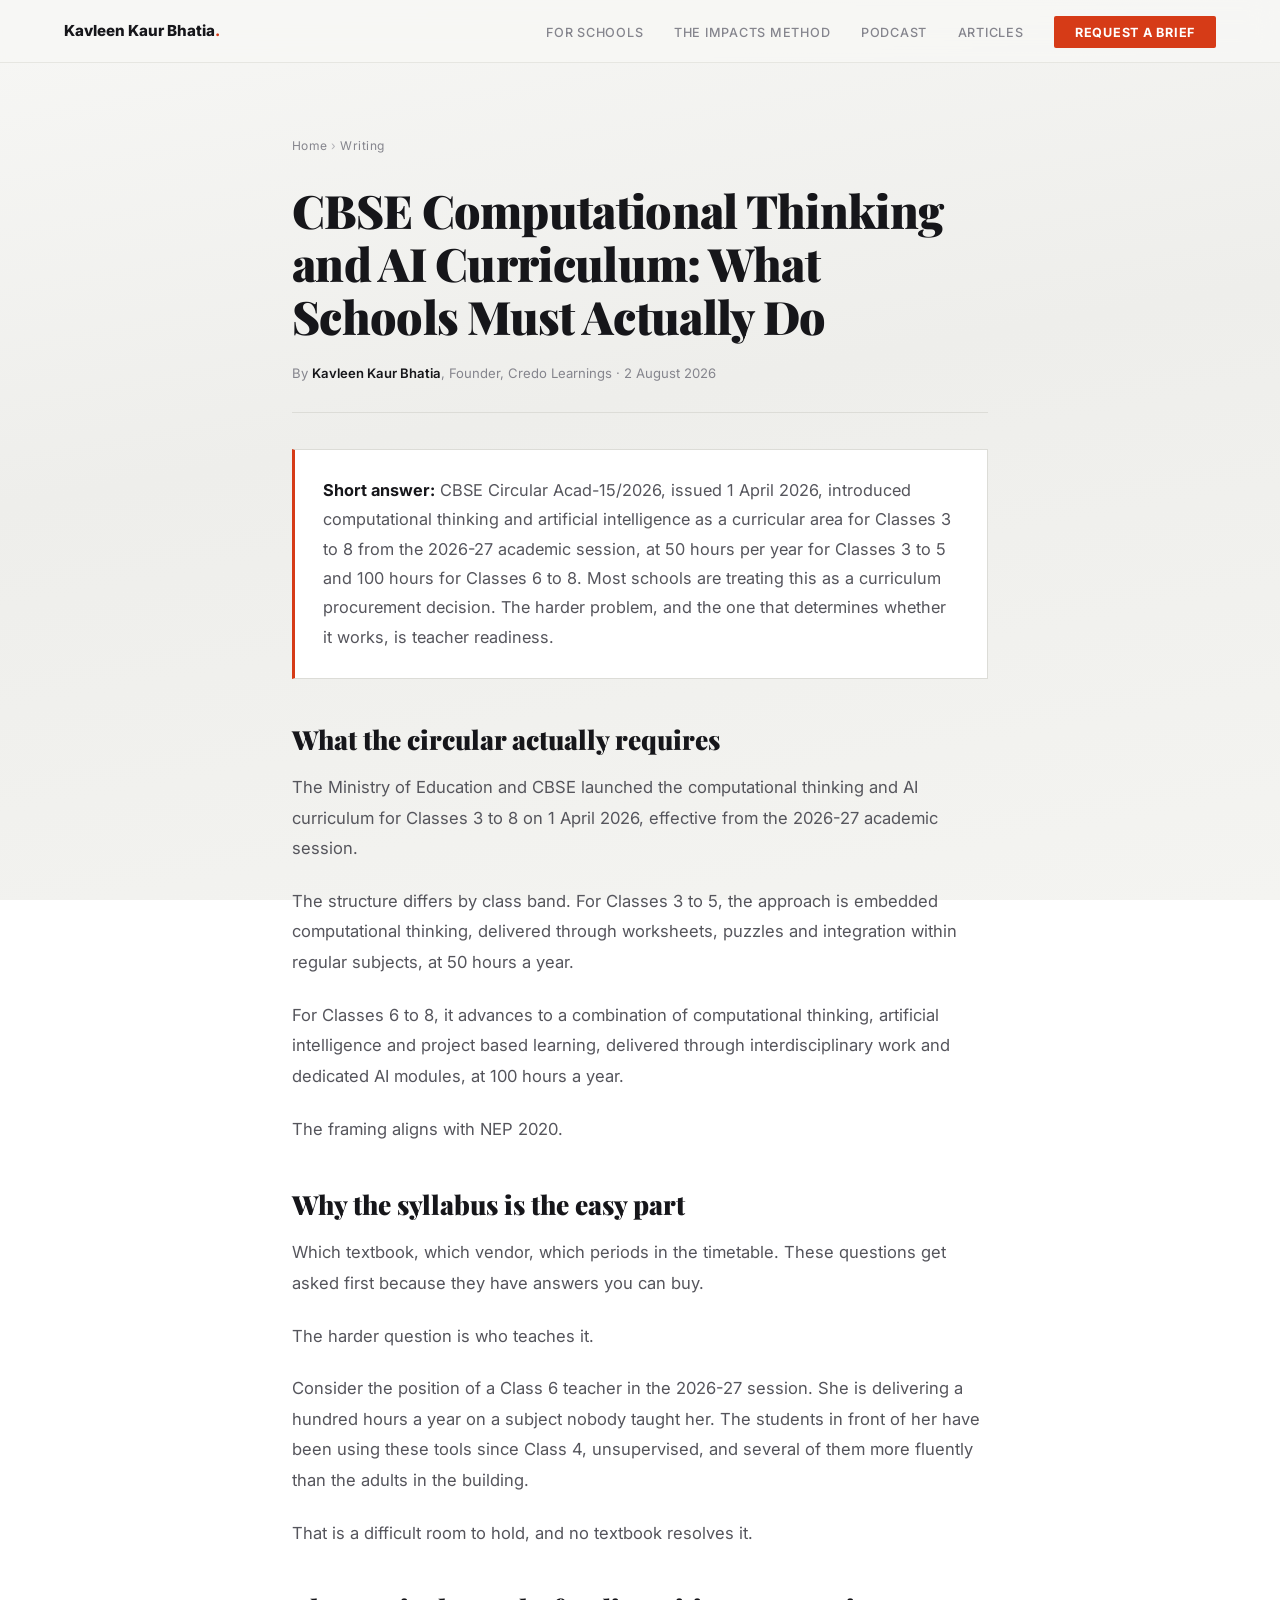
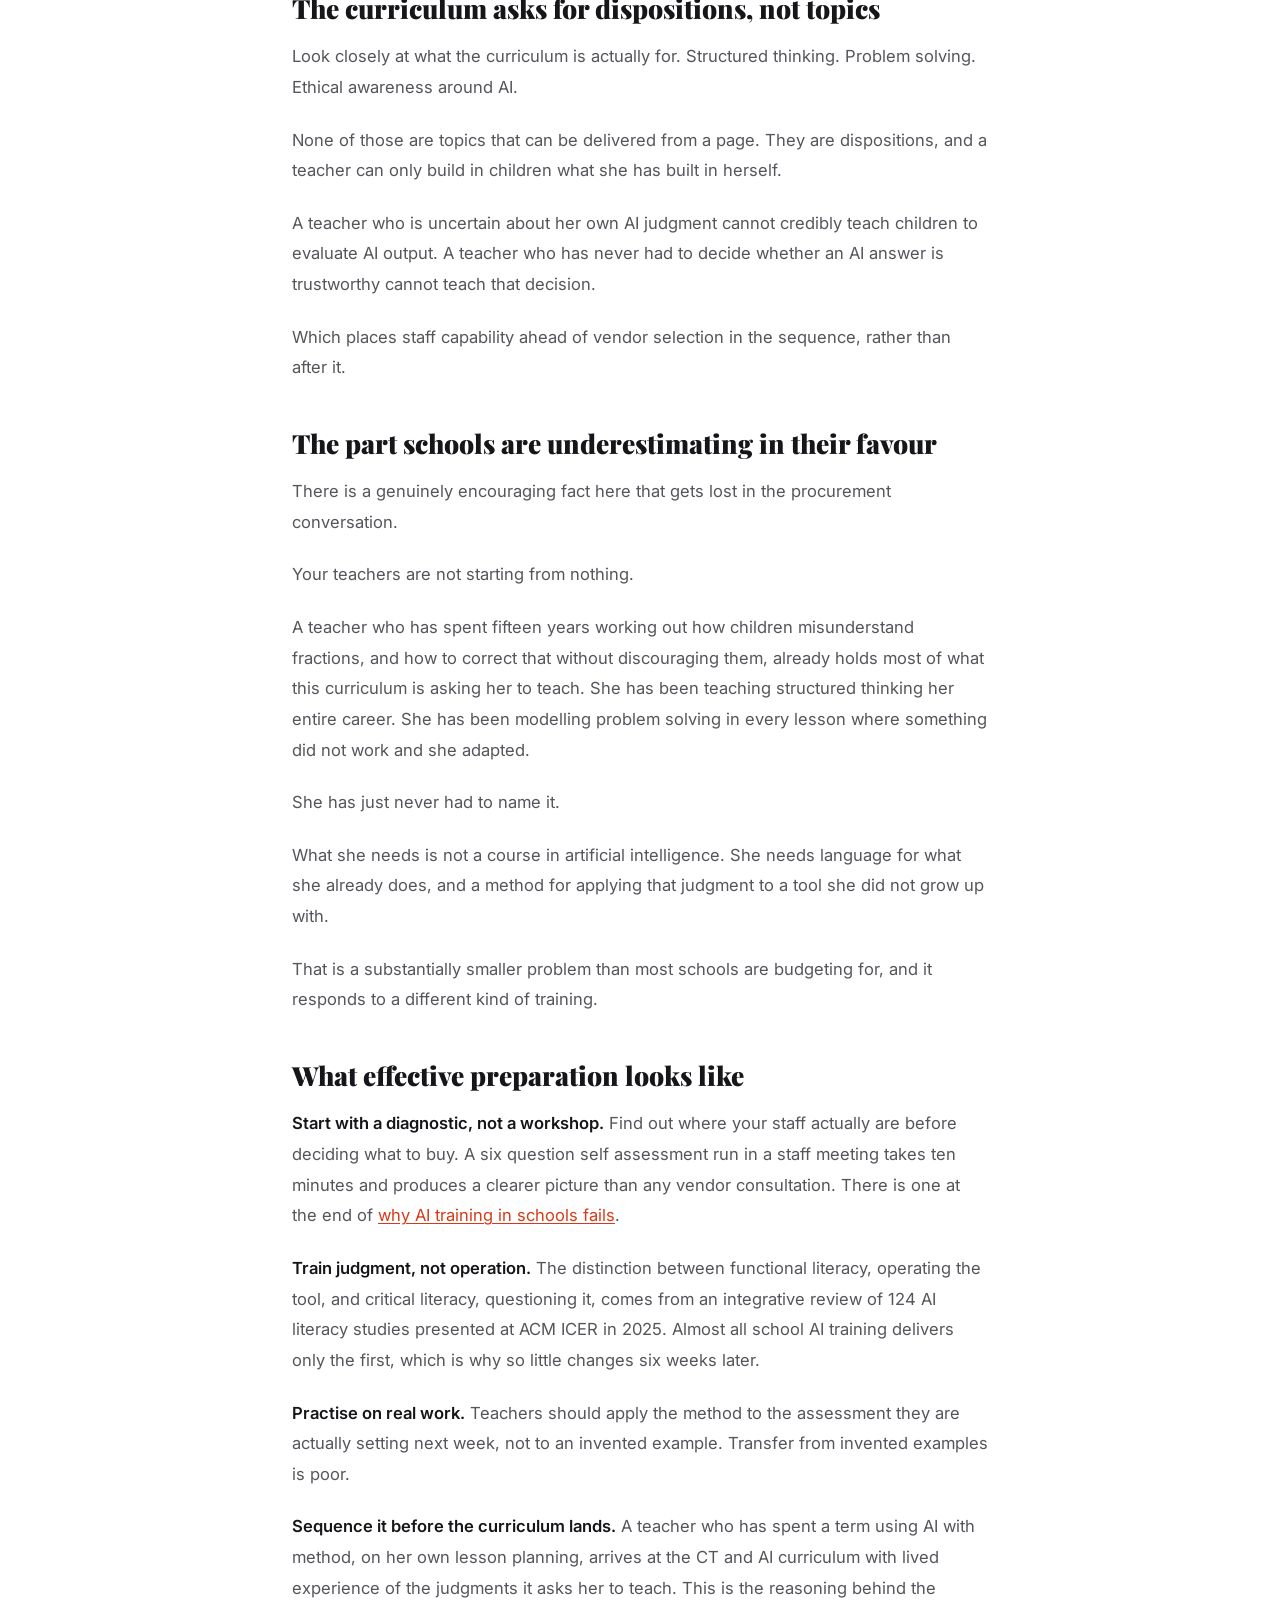
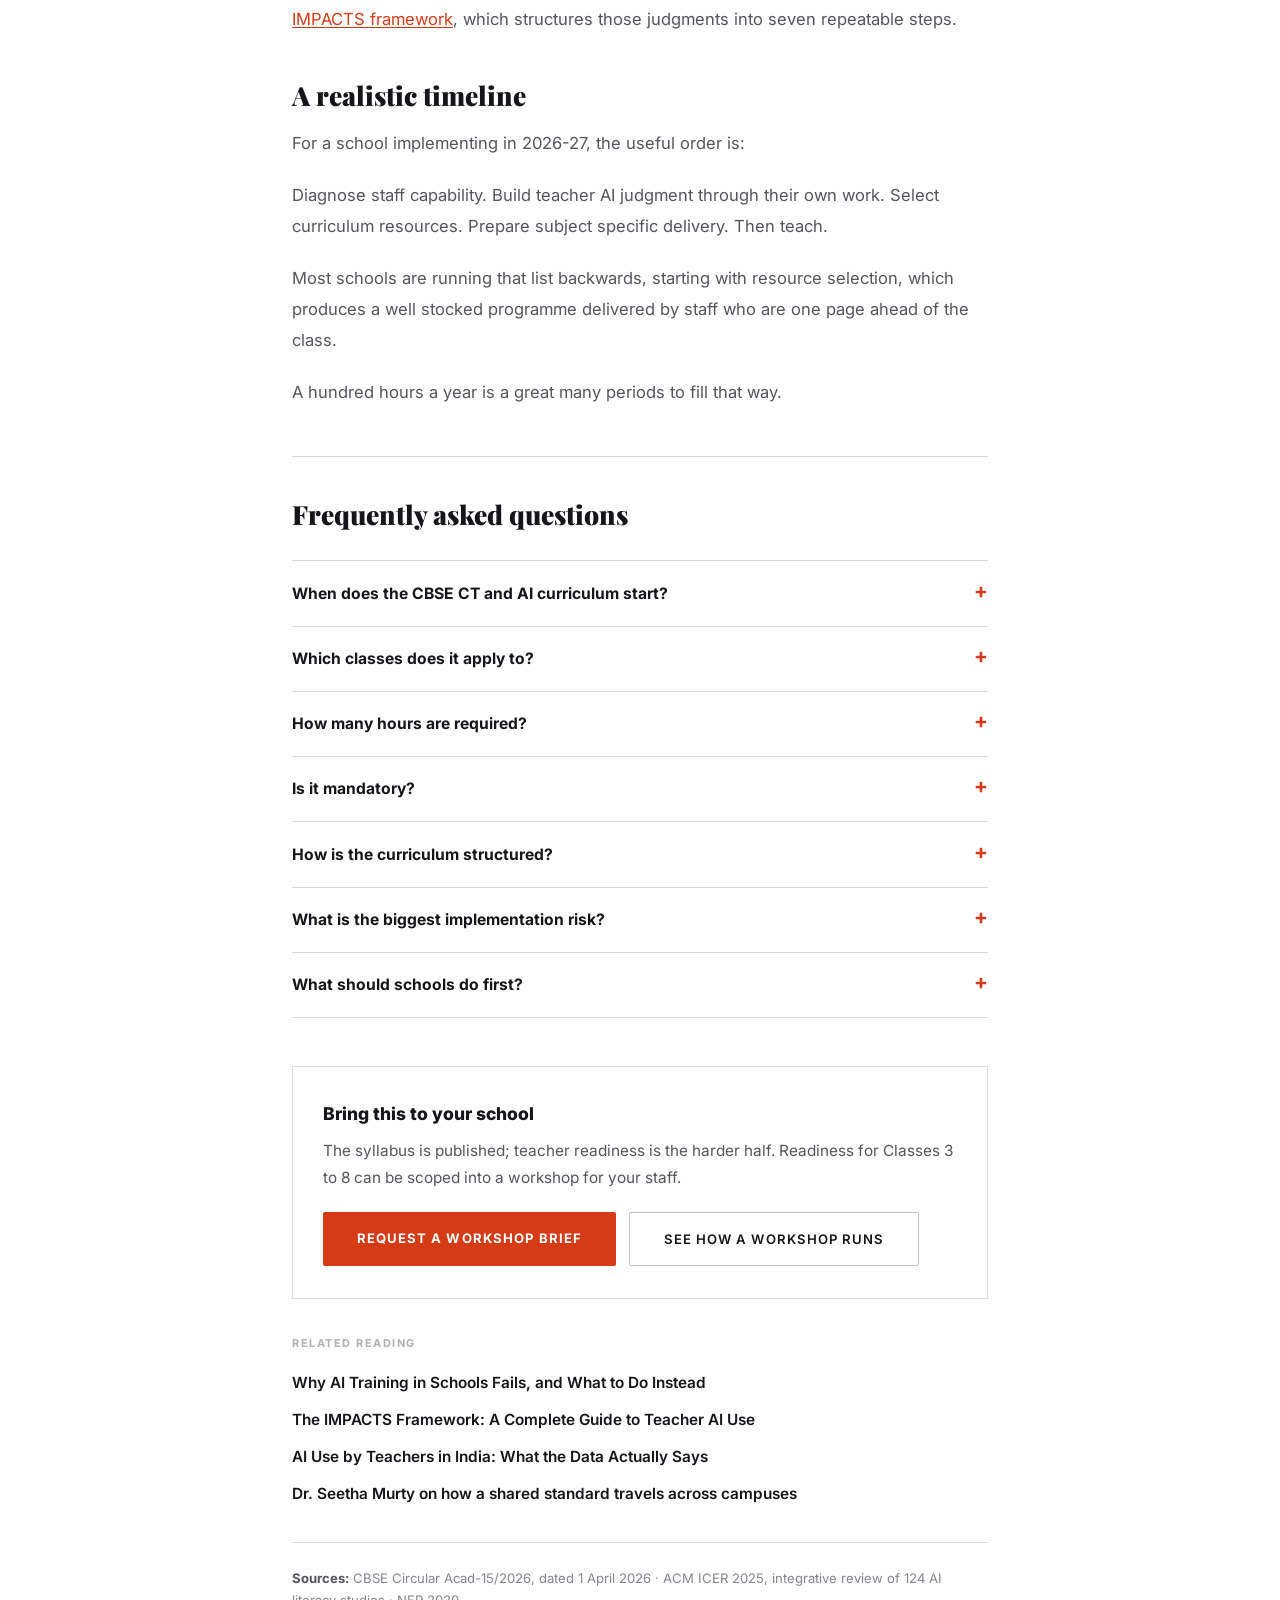
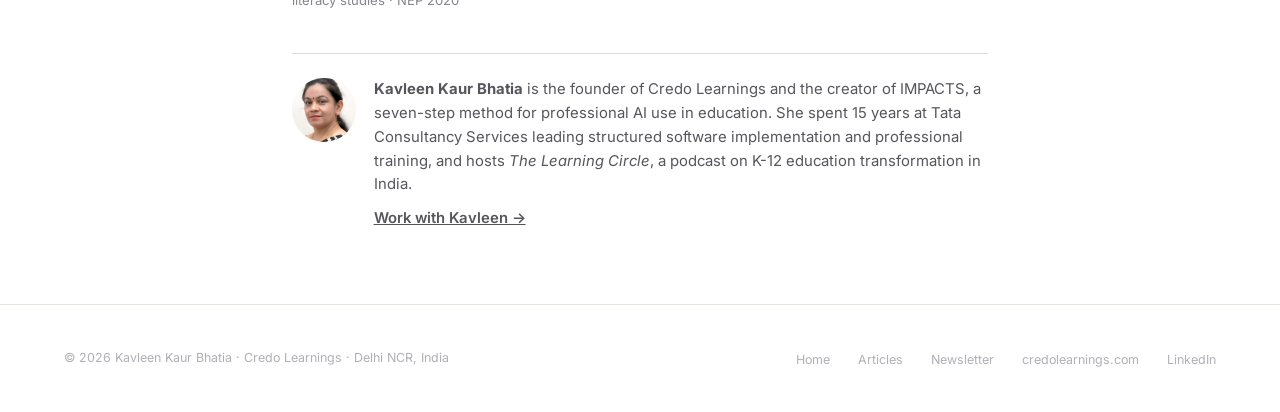
<file: cbse-ct-ai-curriculum-teacher-readiness.html>
<!DOCTYPE html>
<html lang="en">
<head>
  <meta charset="UTF-8" />
  <meta name="viewport" content="width=device-width, initial-scale=1.0" />

  <title>CBSE CT and AI Curriculum: What Schools Must Actually Do</title>
  <meta name="description" content="CBSE Circular Acad-15/2026 introduced CT and AI for Classes 3 to 8. The syllabus is the easy part. Here is the teacher readiness problem." />
  <meta name="author" content="Kavleen Kaur Bhatia" />
  <meta name="robots" content="index, follow, max-image-preview:large, max-snippet:-1" />
  <link rel="canonical" href="https://www.kavleenkaur.com/cbse-ct-ai-curriculum-teacher-readiness" />
  <link rel="icon" href="/favicon.svg" type="image/svg+xml" />
  <link rel="alternate icon" href="/favicon-32.png" sizes="32x32" />
  <link rel="apple-touch-icon" href="/apple-touch-icon.png" />

  <meta property="og:type" content="article" />
  <meta property="og:url" content="https://www.kavleenkaur.com/cbse-ct-ai-curriculum-teacher-readiness" />
  <meta property="og:title" content="CBSE CT and AI Curriculum: What Schools Must Actually Do" />
  <meta property="og:description" content="CBSE Circular Acad-15/2026 introduced CT and AI for Classes 3 to 8. The syllabus is the easy part. Here is the teacher readiness problem." />
  <meta property="og:image" content="https://www.kavleenkaur.com/og-image.jpg" />
  <meta property="og:locale" content="en_IN" />
  <meta name="twitter:card" content="summary_large_image" />
  <meta name="twitter:title" content="CBSE CT and AI Curriculum: What Schools Must Actually Do" />
  <meta name="twitter:description" content="CBSE Circular Acad-15/2026 introduced CT and AI for Classes 3 to 8. The syllabus is the easy part. Here is the teacher readiness problem." />
  <meta name="twitter:image" content="https://www.kavleenkaur.com/og-image.jpg" />

  <script type="application/ld+json">
{
  "@context": "https://schema.org",
  "@graph": [
    {
      "@type": "Article",
      "@id": "https://www.kavleenkaur.com/cbse-ct-ai-curriculum-teacher-readiness#article",
      "headline": "CBSE Computational Thinking and AI Curriculum: What Schools Must Actually Do",
      "description": "CBSE Circular Acad-15/2026 introduced CT and AI for Classes 3 to 8. The syllabus is the easy part. Here is the teacher readiness problem.",
      "datePublished": "2026-08-02",
      "dateModified": "2026-08-02",
      "author": {
        "@type": "Person",
        "name": "Kavleen Kaur Bhatia",
        "url": "https://www.kavleenkaur.com/",
        "jobTitle": "AI Trainer for Educators",
        "worksFor": {
          "@type": "Organization",
          "name": "Credo Learnings"
        }
      },
      "publisher": {
        "@type": "Organization",
        "name": "Credo Learnings",
        "url": "https://credolearnings.com/"
      },
      "mainEntityOfPage": "https://www.kavleenkaur.com/cbse-ct-ai-curriculum-teacher-readiness",
      "about": [
        {
          "@type": "Thing",
          "name": "CBSE Curriculum"
        },
        {
          "@type": "Thing",
          "name": "Computational Thinking"
        },
        {
          "@type": "Thing",
          "name": "Artificial Intelligence in Education"
        }
      ],
      "inLanguage": "en-IN"
    },
    {
      "@type": "FAQPage",
      "@id": "https://www.kavleenkaur.com/cbse-ct-ai-curriculum-teacher-readiness#faq",
      "mainEntity": [
        {
          "@type": "Question",
          "name": "When does the CBSE CT and AI curriculum start?",
          "acceptedAnswer": {
            "@type": "Answer",
            "text": "From the 2026-27 academic session, under Circular Acad-15/2026 issued 1 April 2026."
          }
        },
        {
          "@type": "Question",
          "name": "Which classes does it apply to?",
          "acceptedAnswer": {
            "@type": "Answer",
            "text": "Classes 3 to 8."
          }
        },
        {
          "@type": "Question",
          "name": "How many hours are required?",
          "acceptedAnswer": {
            "@type": "Answer",
            "text": "Fifty hours per year for Classes 3 to 5, and 100 hours per year for Classes 6 to 8."
          }
        },
        {
          "@type": "Question",
          "name": "Is it mandatory?",
          "acceptedAnswer": {
            "@type": "Answer",
            "text": "CBSE introduced it as a curricular area for affiliated schools from the 2026-27 session, advising schools to take the steps needed to implement it."
          }
        },
        {
          "@type": "Question",
          "name": "How is the curriculum structured?",
          "acceptedAnswer": {
            "@type": "Answer",
            "text": "Classes 3 to 5 use embedded computational thinking through worksheets, puzzles and integration into regular subjects. Classes 6 to 8 combine computational thinking, AI and project based learning through interdisciplinary work and dedicated AI modules."
          }
        },
        {
          "@type": "Question",
          "name": "What is the biggest implementation risk?",
          "acceptedAnswer": {
            "@type": "Answer",
            "text": "Teacher readiness. The curriculum asks for structured thinking and ethical judgment about AI, which teachers can only teach if they have built those capacities themselves."
          }
        },
        {
          "@type": "Question",
          "name": "What should schools do first?",
          "acceptedAnswer": {
            "@type": "Answer",
            "text": "Assess where staff currently stand, before selecting curriculum resources or vendors."
          }
        }
      ]
    },
    {
      "@type": "BreadcrumbList",
      "itemListElement": [
        {
          "@type": "ListItem",
          "position": 1,
          "name": "Home",
          "item": "https://www.kavleenkaur.com/"
        },
        {
          "@type": "ListItem",
          "position": 2,
          "name": "Writing",
          "item": "https://www.kavleenkaur.com/writing"
        },
        {
          "@type": "ListItem",
          "position": 3,
          "name": "CBSE Computational Thinking and AI Curriculum: What Schools Must Actually Do"
        }
      ]
    }
  ]
}
  </script>

  <link rel="preconnect" href="https://fonts.googleapis.com" />
  <link rel="preconnect" href="https://fonts.gstatic.com" crossorigin />
  <link href="https://fonts.googleapis.com/css2?family=Inter:wght@300;400;500;600;700;800;900&family=Playfair+Display:wght@700;900&display=swap" rel="stylesheet" />
  <link rel="stylesheet" href="/styles.css" />
<style>
.author-box{display:flex;gap:1.1rem;align-items:flex-start;margin:2.6rem 0 0;padding:1.5rem 0 0;border-top:1px solid #dcdcd7}
.author-box img{width:64px;height:64px;border-radius:50%;object-fit:cover;flex:0 0 64px}
.author-box p{margin:0 0 .6rem;font-size:.93rem;line-height:1.6;color:#55555c}
.author-box a{font-weight:600}
@media(max-width:600px){.author-box{flex-direction:column;gap:.9rem}}
</style>
</head>
<body>

  <nav aria-label="Main navigation">
    <a class="nav-logo" href="/">Kavleen Kaur Bhatia<span>.</span></a>
        <button class="nav-toggle" id="navToggle" type="button" aria-label="Open menu" aria-expanded="false" aria-controls="navLinks">
      <span></span><span></span><span></span>
    </button>
<ul class="nav-links" id="navLinks">
      <li><a href="/schools">For Schools</a></li>
      <li><a href="/#method">The IMPACTS Method</a></li>
      <li><a href="/#podcast">Podcast</a></li>
      <li><a href="/writing">Articles</a></li>
      <li><a href="/schools#enquire" class="nav-cta">Request a Brief</a></li>
    </ul>
  </nav>

  <main>
    <article class="article-wrap">
      <p class="breadcrumb"><a href="/">Home</a> &rsaquo; <a href="/writing">Writing</a></p>

      <h1>CBSE Computational Thinking and AI Curriculum: What Schools Must Actually Do</h1>

      <p class="article-meta">
        By <strong>Kavleen Kaur Bhatia</strong>, Founder, Credo Learnings &middot;
        <time datetime="2026-08-02">2 August 2026</time>
      </p>

      <div class="short-answer">
        <strong>Short answer:</strong> CBSE Circular Acad-15/2026, issued 1 April 2026, introduced computational thinking and artificial intelligence as a curricular area for Classes 3 to 8 from the 2026-27 academic session, at 50 hours per year for Classes 3 to 5 and 100 hours for Classes 6 to 8. Most schools are treating this as a curriculum procurement decision. The harder problem, and the one that determines whether it works, is teacher readiness.
      </div>

      <div class="article-body">
      <h2>What the circular actually requires</h2>
      <p>The Ministry of Education and CBSE launched the computational thinking and AI curriculum for Classes 3 to 8 on 1 April 2026, effective from the 2026-27 academic session.</p>
      <p>The structure differs by class band. For Classes 3 to 5, the approach is embedded computational thinking, delivered through worksheets, puzzles and integration within regular subjects, at 50 hours a year.</p>
      <p>For Classes 6 to 8, it advances to a combination of computational thinking, artificial intelligence and project based learning, delivered through interdisciplinary work and dedicated AI modules, at 100 hours a year.</p>
      <p>The framing aligns with NEP 2020.</p>
      <h2>Why the syllabus is the easy part</h2>
      <p>Which textbook, which vendor, which periods in the timetable. These questions get asked first because they have answers you can buy.</p>
      <p>The harder question is who teaches it.</p>
      <p>Consider the position of a Class 6 teacher in the 2026-27 session. She is delivering a hundred hours a year on a subject nobody taught her. The students in front of her have been using these tools since Class 4, unsupervised, and several of them more fluently than the adults in the building.</p>
      <p>That is a difficult room to hold, and no textbook resolves it.</p>
      <h2>The curriculum asks for dispositions, not topics</h2>
      <p>Look closely at what the curriculum is actually for. Structured thinking. Problem solving. Ethical awareness around AI.</p>
      <p>None of those are topics that can be delivered from a page. They are dispositions, and a teacher can only build in children what she has built in herself.</p>
      <p>A teacher who is uncertain about her own AI judgment cannot credibly teach children to evaluate AI output. A teacher who has never had to decide whether an AI answer is trustworthy cannot teach that decision.</p>
      <p>Which places staff capability ahead of vendor selection in the sequence, rather than after it.</p>
      <h2>The part schools are underestimating in their favour</h2>
      <p>There is a genuinely encouraging fact here that gets lost in the procurement conversation.</p>
      <p>Your teachers are not starting from nothing.</p>
      <p>A teacher who has spent fifteen years working out how children misunderstand fractions, and how to correct that without discouraging them, already holds most of what this curriculum is asking her to teach. She has been teaching structured thinking her entire career. She has been modelling problem solving in every lesson where something did not work and she adapted.</p>
      <p>She has just never had to name it.</p>
      <p>What she needs is not a course in artificial intelligence. She needs language for what she already does, and a method for applying that judgment to a tool she did not grow up with.</p>
      <p>That is a substantially smaller problem than most schools are budgeting for, and it responds to a different kind of training.</p>
      <h2>What effective preparation looks like</h2>
      <p><strong>Start with a diagnostic, not a workshop.</strong> Find out where your staff actually are before deciding what to buy. A six question self assessment run in a staff meeting takes ten minutes and produces a clearer picture than any vendor consultation. There is one at the end of <a href="/why-ai-training-in-schools-fails">why AI training in schools fails</a>.</p>
      <p><strong>Train judgment, not operation.</strong> The distinction between functional literacy, operating the tool, and critical literacy, questioning it, comes from an integrative review of 124 AI literacy studies presented at ACM ICER in 2025. Almost all school AI training delivers only the first, which is why so little changes six weeks later.</p>
      <p><strong>Practise on real work.</strong> Teachers should apply the method to the assessment they are actually setting next week, not to an invented example. Transfer from invented examples is poor.</p>
      <p><strong>Sequence it before the curriculum lands.</strong> A teacher who has spent a term using AI with method, on her own lesson planning, arrives at the CT and AI curriculum with lived experience of the judgments it asks her to teach. This is the reasoning behind the <a href="/impacts-framework">IMPACTS framework</a>, which structures those judgments into seven repeatable steps.</p>
      <h2>A realistic timeline</h2>
      <p>For a school implementing in 2026-27, the useful order is:</p>
      <p>Diagnose staff capability. Build teacher AI judgment through their own work. Select curriculum resources. Prepare subject specific delivery. Then teach.</p>
      <p>Most schools are running that list backwards, starting with resource selection, which produces a well stocked programme delivered by staff who are one page ahead of the class.</p>
      <p>A hundred hours a year is a great many periods to fill that way.</p>
      </div>

      <section class="faq-block">
        <h2>Frequently asked questions</h2>
      <details>
        <summary>When does the CBSE CT and AI curriculum start?</summary>
        <p>From the 2026-27 academic session, under Circular Acad-15/2026 issued 1 April 2026.</p>
      </details>
      <details>
        <summary>Which classes does it apply to?</summary>
        <p>Classes 3 to 8.</p>
      </details>
      <details>
        <summary>How many hours are required?</summary>
        <p>Fifty hours per year for Classes 3 to 5, and 100 hours per year for Classes 6 to 8.</p>
      </details>
      <details>
        <summary>Is it mandatory?</summary>
        <p>CBSE introduced it as a curricular area for affiliated schools from the 2026-27 session, advising schools to take the steps needed to implement it.</p>
      </details>
      <details>
        <summary>How is the curriculum structured?</summary>
        <p>Classes 3 to 5 use embedded computational thinking through worksheets, puzzles and integration into regular subjects. Classes 6 to 8 combine computational thinking, AI and project based learning through interdisciplinary work and dedicated AI modules.</p>
      </details>
      <details>
        <summary>What is the biggest implementation risk?</summary>
        <p>Teacher readiness. The curriculum asks for structured thinking and ethical judgment about AI, which teachers can only teach if they have built those capacities themselves.</p>
      </details>
      <details>
        <summary>What should schools do first?</summary>
        <p>Assess where staff currently stand, before selecting curriculum resources or vendors.</p>
      </details>
      </section>

      <aside class="article-cta">
        <h3>Bring this to your school</h3>
        <p>The syllabus is published; teacher readiness is the harder half. Readiness for Classes 3 to 8 can be scoped into a workshop for your staff.</p>
        <div style="display: flex; gap: 0.85rem; flex-wrap: wrap;">
          <a href="/schools#enquire" class="btn-primary">Request a workshop brief</a>
          <a href="/schools" class="btn-secondary">See how a workshop runs</a>
        </div>
      </aside>

      <nav class="article-related" aria-label="Related articles">
        <h3>Related reading</h3>
        <ul>
        <li><a href="/why-ai-training-in-schools-fails">Why AI Training in Schools Fails, and What to Do Instead</a></li>
        <li><a href="/impacts-framework">The IMPACTS Framework: A Complete Guide to Teacher AI Use</a></li>
        <li><a href="/ai-use-by-teachers-india-data">AI Use by Teachers in India: What the Data Actually Says</a></li><li><a href="/the-learning-circle-seetha-murty">Dr. Seetha Murty on how a shared standard travels across campuses</a></li></ul>
      </nav>

      <p class="article-sources"><strong>Sources:</strong> CBSE Circular Acad-15/2026, dated 1 April 2026 &middot; ACM ICER 2025, integrative review of 124 AI literacy studies &middot; NEP 2020</p>
    
      <div class="author-box">
        <img src="/kavleen-kaur-bhatia.jpg" alt="Kavleen Kaur Bhatia" width="64" height="64" loading="lazy">
        <div>
          <p><strong>Kavleen Kaur Bhatia</strong> is the founder of Credo Learnings and the creator of IMPACTS, a seven-step method for professional AI use in education. She spent 15 years at Tata Consultancy Services leading structured software implementation and professional training, and hosts <em>The Learning Circle</em>, a podcast on K-12 education transformation in India.</p>
          <p><a href="/schools">Work with Kavleen &rarr;</a></p>
        </div>
      </div>
    </article>
  </main>

  <footer>
    <p>&copy; 2026 Kavleen Kaur Bhatia &middot; Credo Learnings &middot; Delhi NCR, India</p>
    <ul class="footer-links">
      <li><a href="/">Home</a></li>
      <li><a href="/writing">Articles</a></li>
      <li><a href="/#newsletter">Newsletter</a></li>
      <li><a href="https://credolearnings.com/" target="_blank" rel="noopener">credolearnings.com</a></li>
      <li><a href="https://www.linkedin.com/in/kavleen-kaur-bhatia/" target="_blank" rel="noopener">LinkedIn</a></li>
    </ul>
  </footer>

<!-- Cloudflare Web Analytics --><script type='module' src='https://static.cloudflareinsights.com/beacon.min.js' data-cf-beacon='{"token": "6b2d1cc4017348f6bbc40cde86c7a890"}'></script><!-- End Cloudflare Web Analytics -->

<script>
(function(){
  var toggle = document.getElementById('navToggle');
  var links = document.getElementById('navLinks');
  if (!toggle || !links) return;
  toggle.addEventListener('click', function(){
    var isOpen = links.classList.toggle('open');
    toggle.classList.toggle('open', isOpen);
    toggle.setAttribute('aria-expanded', isOpen ? 'true' : 'false');
  });
  links.querySelectorAll('a').forEach(function(a){
    a.addEventListener('click', function(){
      links.classList.remove('open');
      toggle.classList.remove('open');
      toggle.setAttribute('aria-expanded', 'false');
    });
  });
})();
</script>
</body>
</html>
</file>
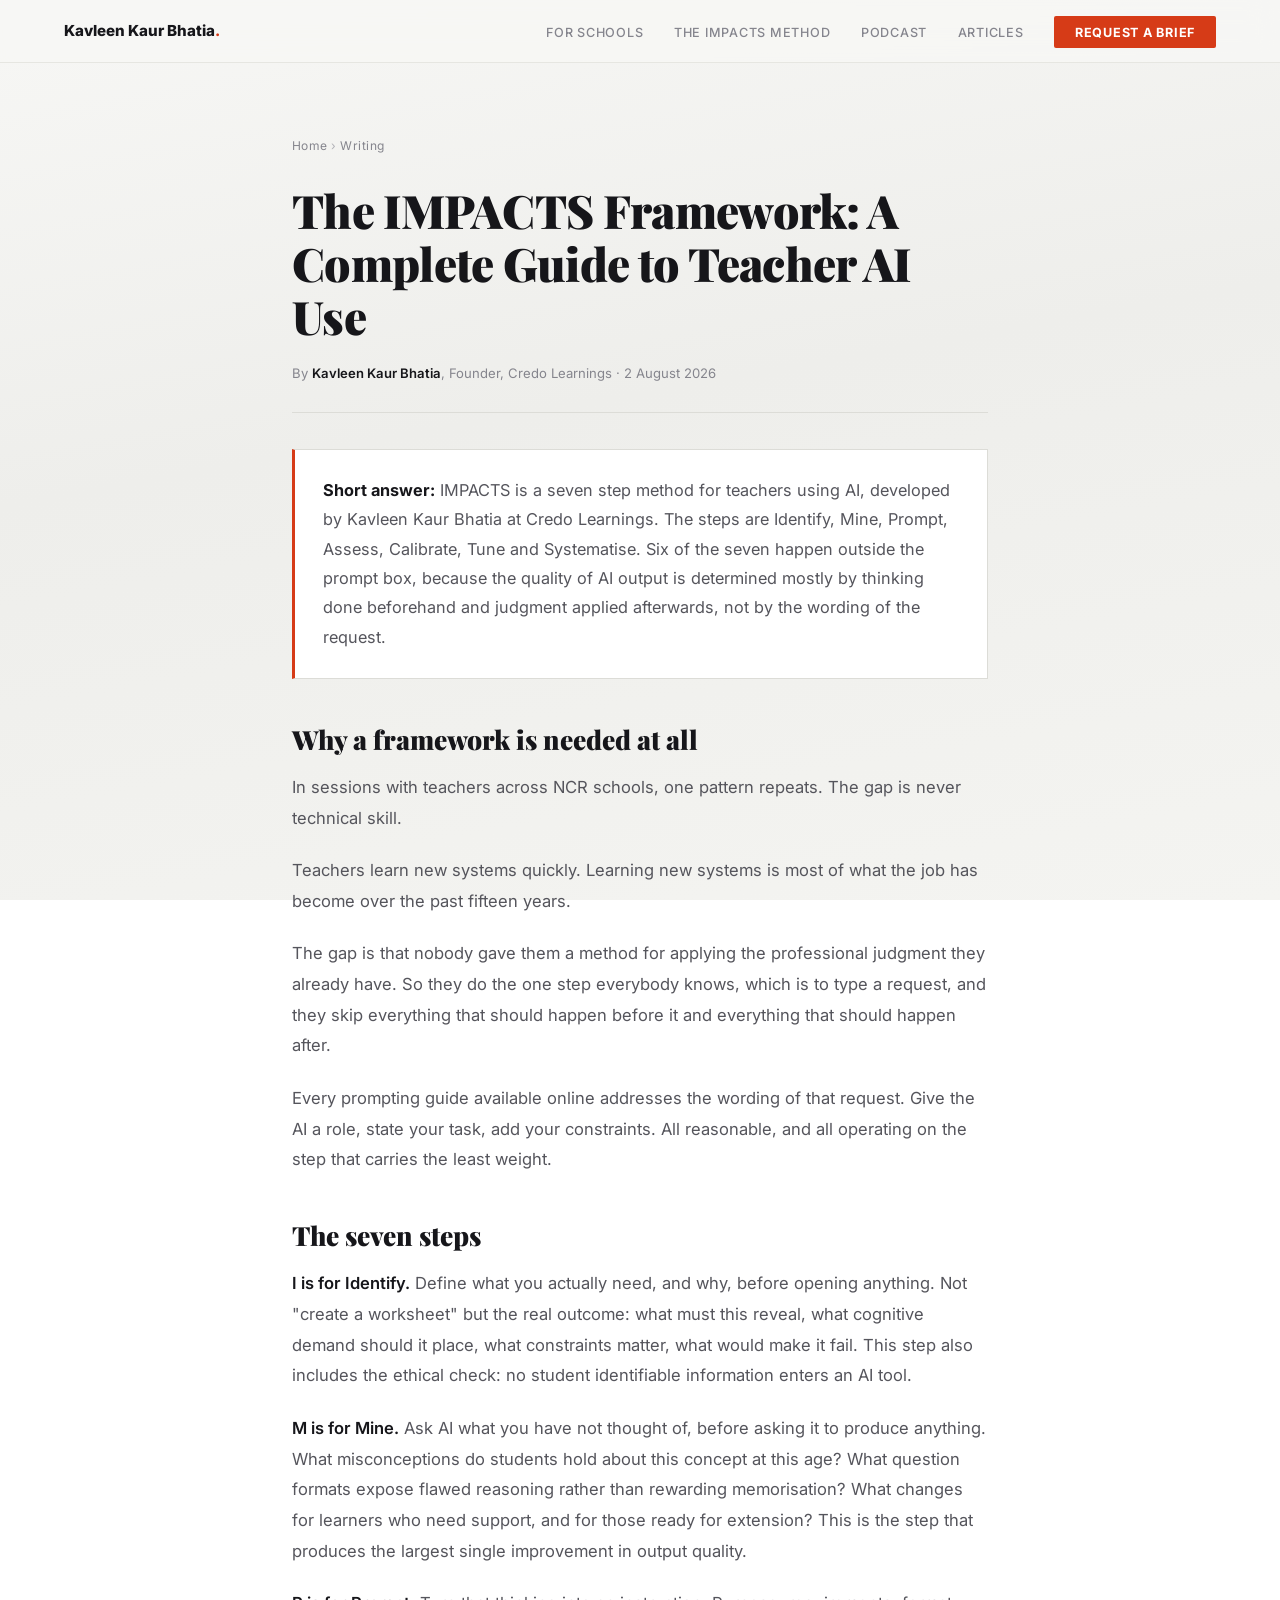
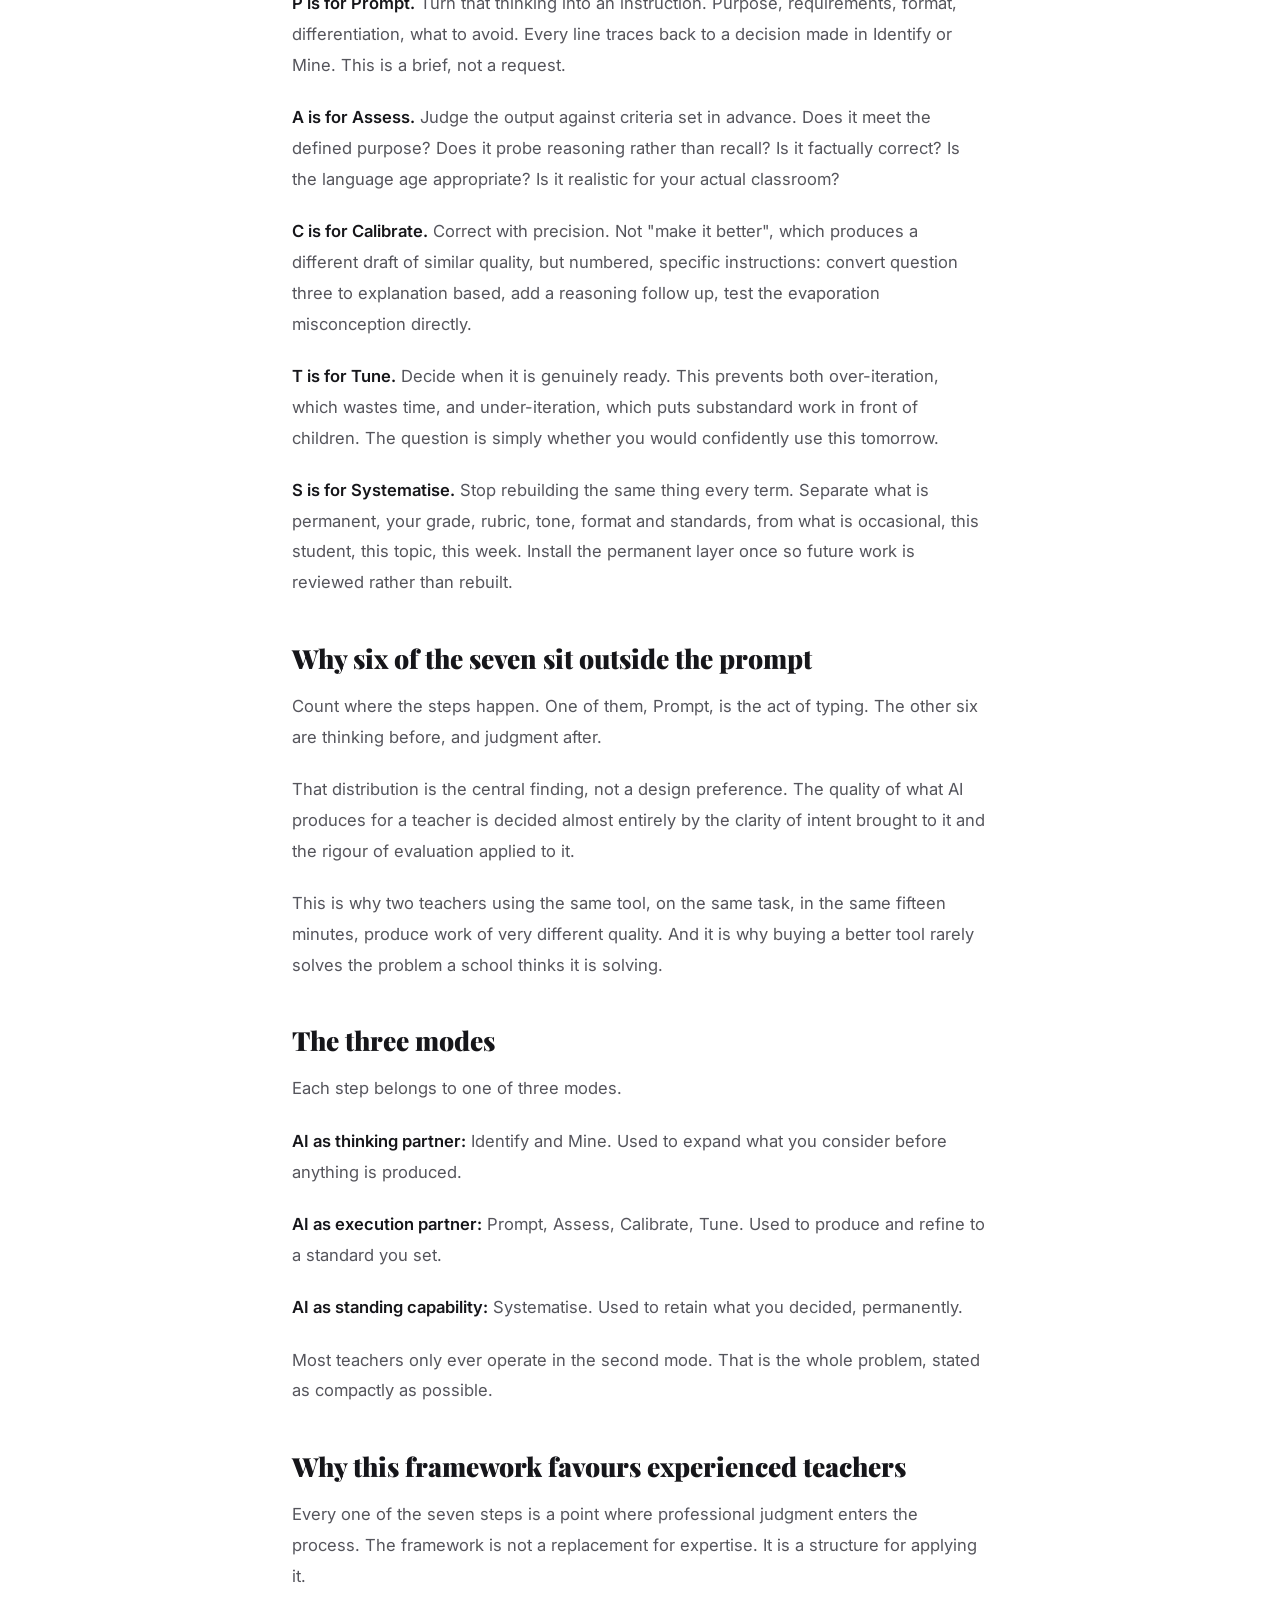
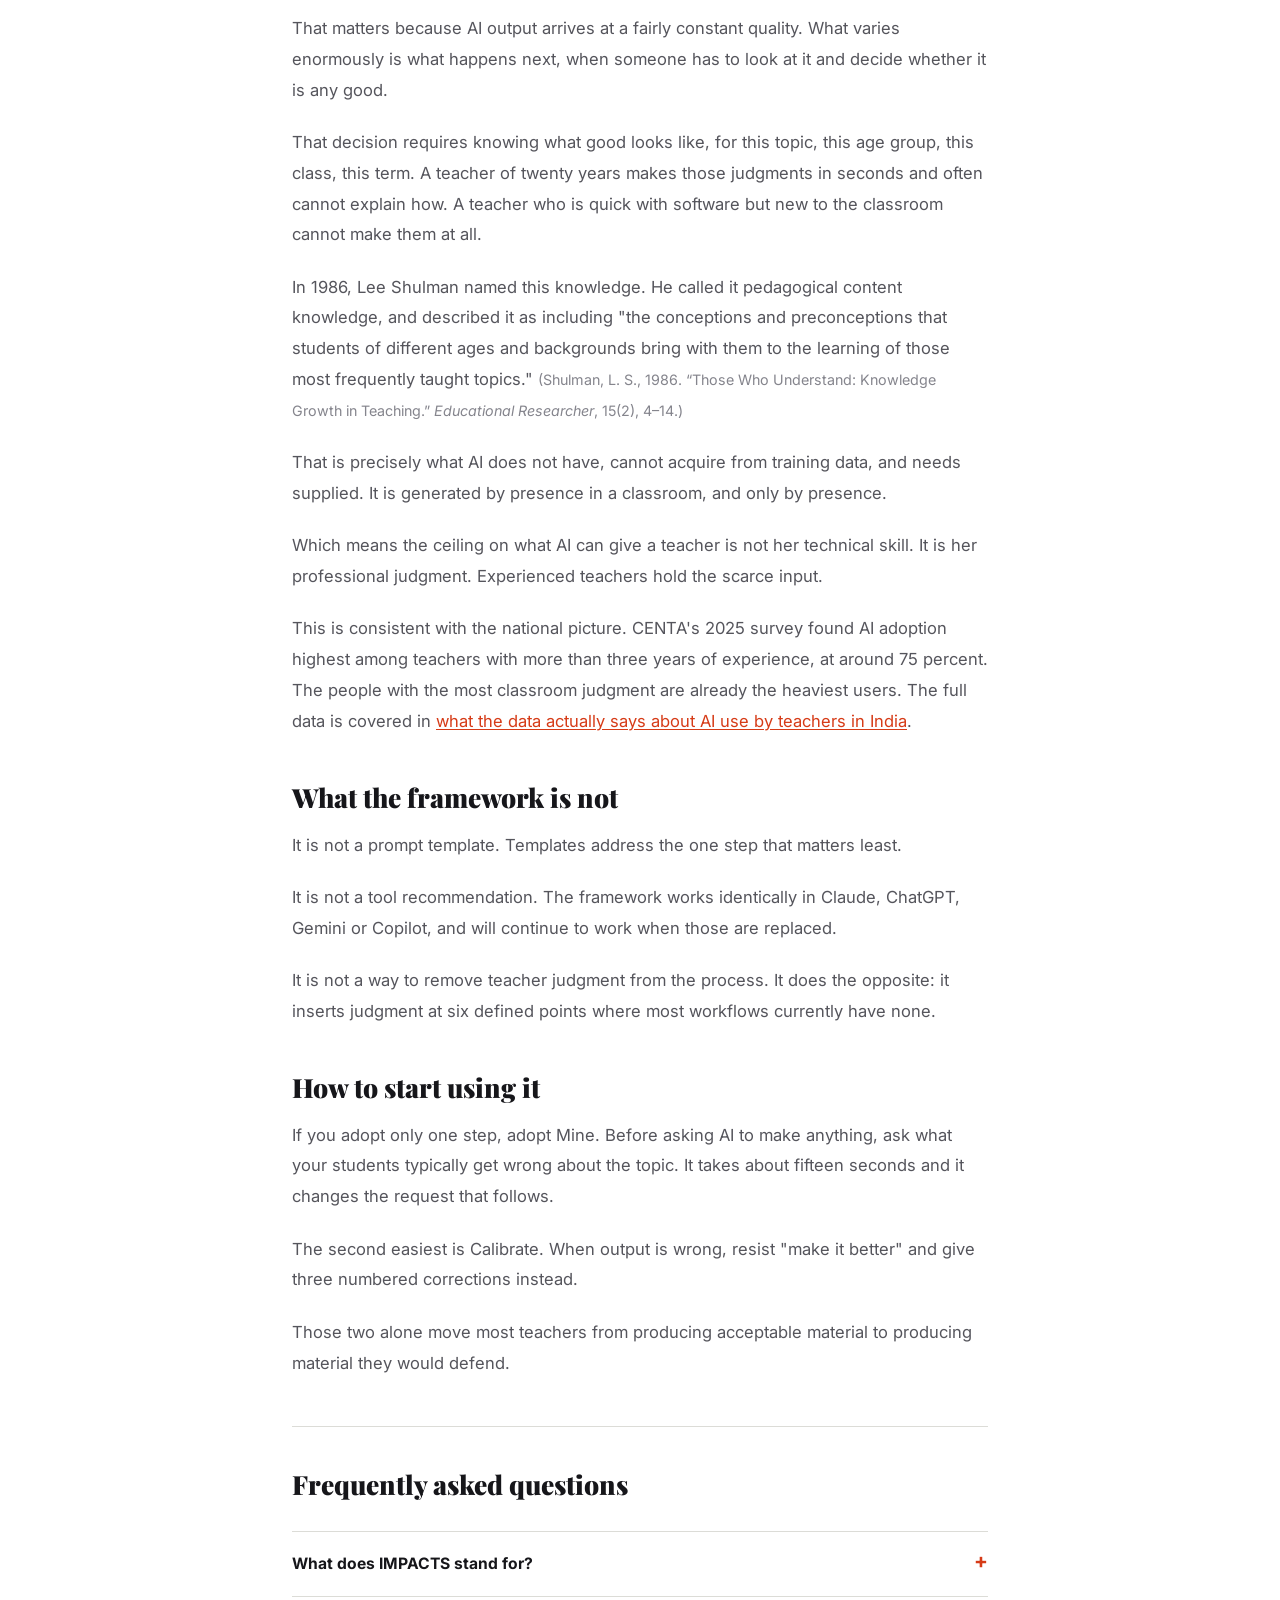
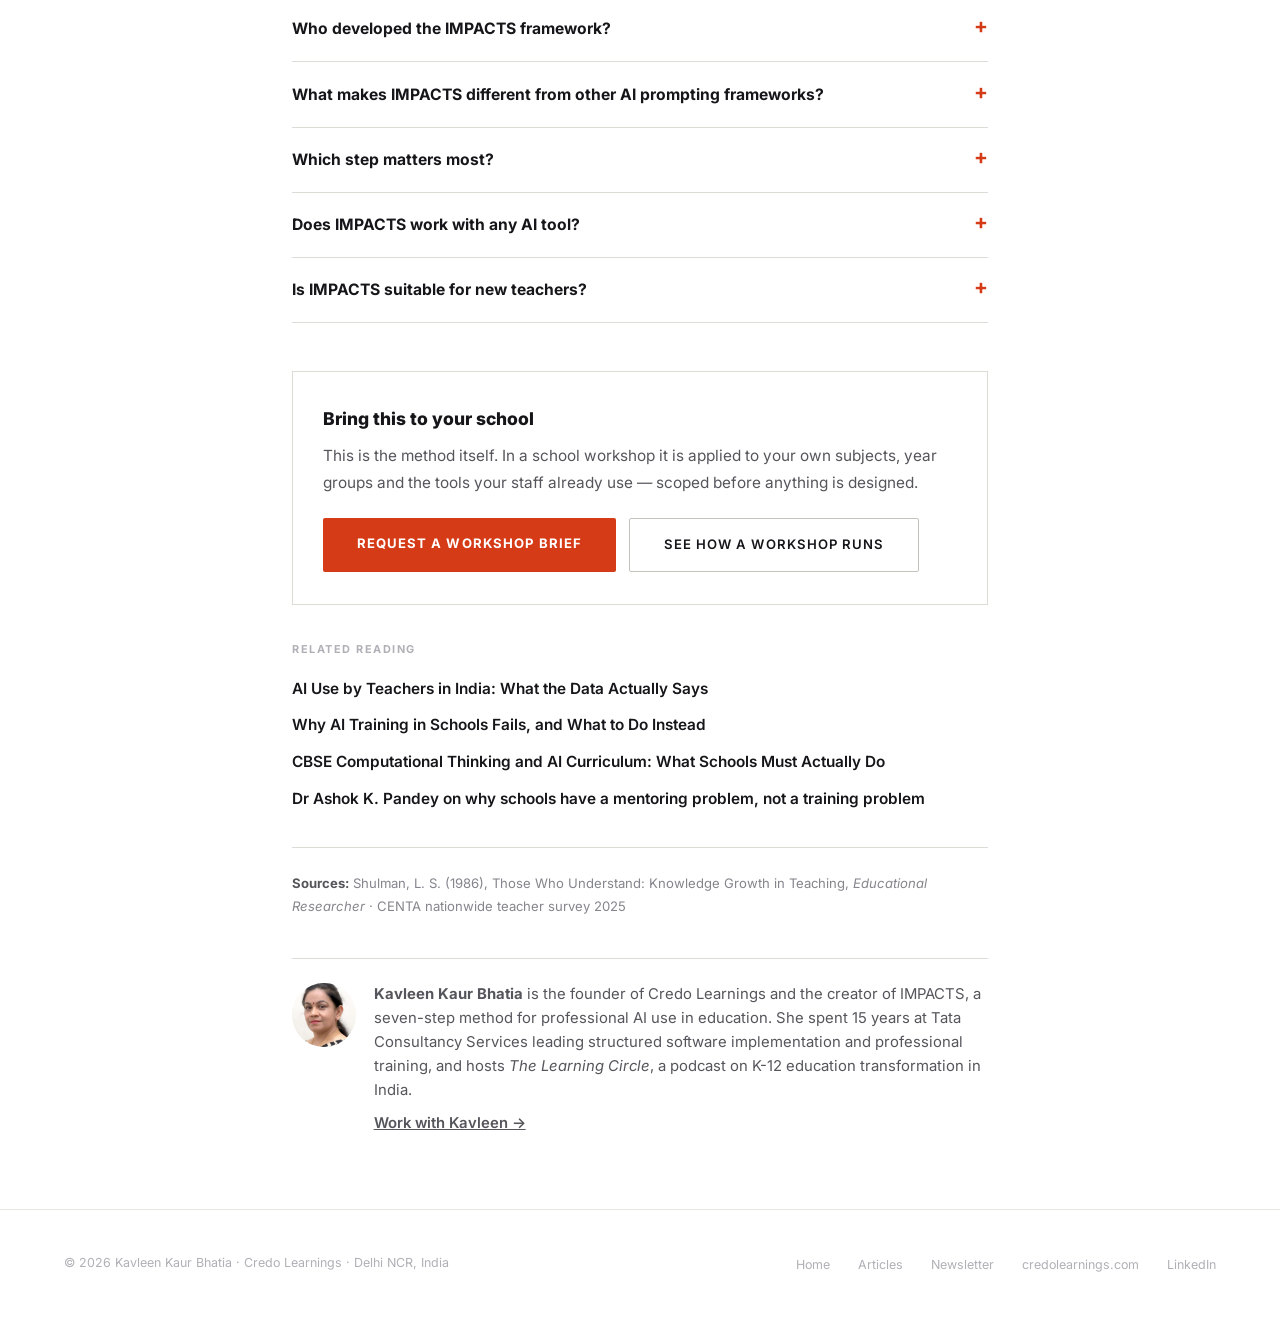
<file: impacts-framework.html>
<!DOCTYPE html>
<html lang="en">
<head>
  <meta charset="UTF-8" />
  <meta name="viewport" content="width=device-width, initial-scale=1.0" />

  <title>The IMPACTS Framework: A Complete Guide to Teacher AI Use</title>
  <meta name="description" content="IMPACTS is a seven step method for teachers using AI. Identify, Mine, Prompt, Assess, Calibrate, Tune, Systematise. Six of the seven happen outside the prompt." />
  <meta name="author" content="Kavleen Kaur Bhatia" />
  <meta name="robots" content="index, follow, max-image-preview:large, max-snippet:-1" />
  <link rel="canonical" href="https://www.kavleenkaur.com/impacts-framework" />
  <link rel="icon" href="/favicon.svg" type="image/svg+xml" />
  <link rel="alternate icon" href="/favicon-32.png" sizes="32x32" />
  <link rel="apple-touch-icon" href="/apple-touch-icon.png" />

  <meta property="og:type" content="article" />
  <meta property="og:url" content="https://www.kavleenkaur.com/impacts-framework" />
  <meta property="og:title" content="The IMPACTS Framework: A Complete Guide to Teacher AI Use" />
  <meta property="og:description" content="IMPACTS is a seven step method for teachers using AI. Identify, Mine, Prompt, Assess, Calibrate, Tune, Systematise. Six of the seven happen outside the prompt." />
  <meta property="og:image" content="https://www.kavleenkaur.com/og-image.jpg" />
  <meta property="og:locale" content="en_IN" />
  <meta name="twitter:card" content="summary_large_image" />
  <meta name="twitter:title" content="The IMPACTS Framework: A Complete Guide to Teacher AI Use" />
  <meta name="twitter:description" content="IMPACTS is a seven step method for teachers using AI. Identify, Mine, Prompt, Assess, Calibrate, Tune, Systematise. Six of the seven happen outside the prompt." />
  <meta name="twitter:image" content="https://www.kavleenkaur.com/og-image.jpg" />

  <script type="application/ld+json">
{
  "@context": "https://schema.org",
  "@graph": [
    {
      "@type": "Article",
      "@id": "https://www.kavleenkaur.com/impacts-framework#article",
      "headline": "The IMPACTS Framework: A Complete Guide to Teacher AI Use",
      "description": "IMPACTS is a seven step method for teachers using AI. Identify, Mine, Prompt, Assess, Calibrate, Tune, Systematise. Six of the seven happen outside the prompt.",
      "datePublished": "2026-08-02",
      "dateModified": "2026-08-02",
      "author": {
        "@type": "Person",
        "name": "Kavleen Kaur Bhatia",
        "url": "https://www.kavleenkaur.com/",
        "jobTitle": "AI Trainer for Educators",
        "worksFor": {
          "@type": "Organization",
          "name": "Credo Learnings"
        }
      },
      "publisher": {
        "@type": "Organization",
        "name": "Credo Learnings",
        "url": "https://credolearnings.com/"
      },
      "mainEntityOfPage": "https://www.kavleenkaur.com/impacts-framework",
      "about": [
        {
          "@type": "Thing",
          "name": "IMPACTS Framework"
        },
        {
          "@type": "Thing",
          "name": "Artificial Intelligence in Education"
        },
        {
          "@type": "Thing",
          "name": "Teacher Professional Development"
        }
      ],
      "inLanguage": "en-IN"
    },
    {
      "@type": "FAQPage",
      "@id": "https://www.kavleenkaur.com/impacts-framework#faq",
      "mainEntity": [
        {
          "@type": "Question",
          "name": "What does IMPACTS stand for?",
          "acceptedAnswer": {
            "@type": "Answer",
            "text": "Identify, Mine, Prompt, Assess, Calibrate, Tune, Systematise."
          }
        },
        {
          "@type": "Question",
          "name": "Who developed the IMPACTS framework?",
          "acceptedAnswer": {
            "@type": "Answer",
            "text": "Kavleen Kaur Bhatia, through Credo Learnings, based on sessions delivered in Indian schools."
          }
        },
        {
          "@type": "Question",
          "name": "What makes IMPACTS different from other AI prompting frameworks?",
          "acceptedAnswer": {
            "@type": "Answer",
            "text": "Most prompting frameworks address only the wording of a request. IMPACTS places six of its seven steps outside the prompt, covering the thinking that precedes it and the professional judgment applied afterwards."
          }
        },
        {
          "@type": "Question",
          "name": "Which step matters most?",
          "acceptedAnswer": {
            "@type": "Answer",
            "text": "Mine, the step of asking AI what you have not considered before asking it to produce anything. It produces the largest single improvement in output quality."
          }
        },
        {
          "@type": "Question",
          "name": "Does IMPACTS work with any AI tool?",
          "acceptedAnswer": {
            "@type": "Answer",
            "text": "Yes. It is tool independent and applies equally in Claude, ChatGPT, Gemini or Copilot."
          }
        },
        {
          "@type": "Question",
          "name": "Is IMPACTS suitable for new teachers?",
          "acceptedAnswer": {
            "@type": "Answer",
            "text": "It works for any teacher, but the returns are highest for experienced teachers, because the framework structures professional judgment rather than substituting for it."
          }
        }
      ]
    },
    {
      "@type": "BreadcrumbList",
      "itemListElement": [
        {
          "@type": "ListItem",
          "position": 1,
          "name": "Home",
          "item": "https://www.kavleenkaur.com/"
        },
        {
          "@type": "ListItem",
          "position": 2,
          "name": "Writing",
          "item": "https://www.kavleenkaur.com/writing"
        },
        {
          "@type": "ListItem",
          "position": 3,
          "name": "The IMPACTS Framework: A Complete Guide to Teacher AI Use"
        }
      ]
    }
  ]
}
  </script>

  <link rel="preconnect" href="https://fonts.googleapis.com" />
  <link rel="preconnect" href="https://fonts.gstatic.com" crossorigin />
  <link href="https://fonts.googleapis.com/css2?family=Inter:wght@300;400;500;600;700;800;900&family=Playfair+Display:wght@700;900&display=swap" rel="stylesheet" />
  <link rel="stylesheet" href="/styles.css" />
<style>
.author-box{display:flex;gap:1.1rem;align-items:flex-start;margin:2.6rem 0 0;padding:1.5rem 0 0;border-top:1px solid #dcdcd7}
.author-box img{width:64px;height:64px;border-radius:50%;object-fit:cover;flex:0 0 64px}
.author-box p{margin:0 0 .6rem;font-size:.93rem;line-height:1.6;color:#55555c}
.author-box a{font-weight:600}
@media(max-width:600px){.author-box{flex-direction:column;gap:.9rem}}
</style>
</head>
<body>

  <nav aria-label="Main navigation">
    <a class="nav-logo" href="/">Kavleen Kaur Bhatia<span>.</span></a>
        <button class="nav-toggle" id="navToggle" type="button" aria-label="Open menu" aria-expanded="false" aria-controls="navLinks">
      <span></span><span></span><span></span>
    </button>
<ul class="nav-links" id="navLinks">
      <li><a href="/schools">For Schools</a></li>
      <li><a href="/#method">The IMPACTS Method</a></li>
      <li><a href="/#podcast">Podcast</a></li>
      <li><a href="/writing">Articles</a></li>
      <li><a href="/schools#enquire" class="nav-cta">Request a Brief</a></li>
    </ul>
  </nav>

  <main>
    <article class="article-wrap">
      <p class="breadcrumb"><a href="/">Home</a> &rsaquo; <a href="/writing">Writing</a></p>

      <h1>The IMPACTS Framework: A Complete Guide to Teacher AI Use</h1>

      <p class="article-meta">
        By <strong>Kavleen Kaur Bhatia</strong>, Founder, Credo Learnings &middot;
        <time datetime="2026-08-02">2 August 2026</time>
      </p>

      <div class="short-answer">
        <strong>Short answer:</strong> IMPACTS is a seven step method for teachers using AI, developed by Kavleen Kaur Bhatia at Credo Learnings. The steps are Identify, Mine, Prompt, Assess, Calibrate, Tune and Systematise. Six of the seven happen outside the prompt box, because the quality of AI output is determined mostly by thinking done beforehand and judgment applied afterwards, not by the wording of the request.
      </div>

      <div class="article-body">
      <h2>Why a framework is needed at all</h2>
      <p>In sessions with teachers across NCR schools, one pattern repeats. The gap is never technical skill.</p>
      <p>Teachers learn new systems quickly. Learning new systems is most of what the job has become over the past fifteen years.</p>
      <p>The gap is that nobody gave them a method for applying the professional judgment they already have. So they do the one step everybody knows, which is to type a request, and they skip everything that should happen before it and everything that should happen after.</p>
      <p>Every prompting guide available online addresses the wording of that request. Give the AI a role, state your task, add your constraints. All reasonable, and all operating on the step that carries the least weight.</p>
      <h2>The seven steps</h2>
      <p><strong>I is for Identify.</strong> Define what you actually need, and why, before opening anything. Not "create a worksheet" but the real outcome: what must this reveal, what cognitive demand should it place, what constraints matter, what would make it fail. This step also includes the ethical check: no student identifiable information enters an AI tool.</p>
      <p><strong>M is for Mine.</strong> Ask AI what you have not thought of, before asking it to produce anything. What misconceptions do students hold about this concept at this age? What question formats expose flawed reasoning rather than rewarding memorisation? What changes for learners who need support, and for those ready for extension? This is the step that produces the largest single improvement in output quality.</p>
      <p><strong>P is for Prompt.</strong> Turn that thinking into an instruction. Purpose, requirements, format, differentiation, what to avoid. Every line traces back to a decision made in Identify or Mine. This is a brief, not a request.</p>
      <p><strong>A is for Assess.</strong> Judge the output against criteria set in advance. Does it meet the defined purpose? Does it probe reasoning rather than recall? Is it factually correct? Is the language age appropriate? Is it realistic for your actual classroom?</p>
      <p><strong>C is for Calibrate.</strong> Correct with precision. Not "make it better", which produces a different draft of similar quality, but numbered, specific instructions: convert question three to explanation based, add a reasoning follow up, test the evaporation misconception directly.</p>
      <p><strong>T is for Tune.</strong> Decide when it is genuinely ready. This prevents both over-iteration, which wastes time, and under-iteration, which puts substandard work in front of children. The question is simply whether you would confidently use this tomorrow.</p>
      <p><strong>S is for Systematise.</strong> Stop rebuilding the same thing every term. Separate what is permanent, your grade, rubric, tone, format and standards, from what is occasional, this student, this topic, this week. Install the permanent layer once so future work is reviewed rather than rebuilt.</p>
      <h2>Why six of the seven sit outside the prompt</h2>
      <p>Count where the steps happen. One of them, Prompt, is the act of typing. The other six are thinking before, and judgment after.</p>
      <p>That distribution is the central finding, not a design preference. The quality of what AI produces for a teacher is decided almost entirely by the clarity of intent brought to it and the rigour of evaluation applied to it.</p>
      <p>This is why two teachers using the same tool, on the same task, in the same fifteen minutes, produce work of very different quality. And it is why buying a better tool rarely solves the problem a school thinks it is solving.</p>
      <h2>The three modes</h2>
      <p>Each step belongs to one of three modes.</p>
      <p><strong>AI as thinking partner:</strong> Identify and Mine. Used to expand what you consider before anything is produced.</p>
      <p><strong>AI as execution partner:</strong> Prompt, Assess, Calibrate, Tune. Used to produce and refine to a standard you set.</p>
      <p><strong>AI as standing capability:</strong> Systematise. Used to retain what you decided, permanently.</p>
      <p>Most teachers only ever operate in the second mode. That is the whole problem, stated as compactly as possible.</p>
      <h2>Why this framework favours experienced teachers</h2>
      <p>Every one of the seven steps is a point where professional judgment enters the process. The framework is not a replacement for expertise. It is a structure for applying it.</p>
      <p>That matters because AI output arrives at a fairly constant quality. What varies enormously is what happens next, when someone has to look at it and decide whether it is any good.</p>
      <p>That decision requires knowing what good looks like, for this topic, this age group, this class, this term. A teacher of twenty years makes those judgments in seconds and often cannot explain how. A teacher who is quick with software but new to the classroom cannot make them at all.</p>
      <p>In 1986, Lee Shulman named this knowledge. He called it pedagogical content knowledge, and described it as including "the conceptions and preconceptions that students of different ages and backgrounds bring with them to the learning of those most frequently taught topics." <span class="cite">(Shulman, L. S., 1986. &ldquo;Those Who Understand: Knowledge Growth in Teaching.&rdquo; <em>Educational Researcher</em>, 15(2), 4&ndash;14.)</span></p>
      <p>That is precisely what AI does not have, cannot acquire from training data, and needs supplied. It is generated by presence in a classroom, and only by presence.</p>
      <p>Which means the ceiling on what AI can give a teacher is not her technical skill. It is her professional judgment. Experienced teachers hold the scarce input.</p>
      <p>This is consistent with the national picture. CENTA's 2025 survey found AI adoption highest among teachers with more than three years of experience, at around 75 percent. The people with the most classroom judgment are already the heaviest users. The full data is covered in <a href="/ai-use-by-teachers-india-data">what the data actually says about AI use by teachers in India</a>.</p>
      <h2>What the framework is not</h2>
      <p>It is not a prompt template. Templates address the one step that matters least.</p>
      <p>It is not a tool recommendation. The framework works identically in Claude, ChatGPT, Gemini or Copilot, and will continue to work when those are replaced.</p>
      <p>It is not a way to remove teacher judgment from the process. It does the opposite: it inserts judgment at six defined points where most workflows currently have none.</p>
      <h2>How to start using it</h2>
      <p>If you adopt only one step, adopt Mine. Before asking AI to make anything, ask what your students typically get wrong about the topic. It takes about fifteen seconds and it changes the request that follows.</p>
      <p>The second easiest is Calibrate. When output is wrong, resist "make it better" and give three numbered corrections instead.</p>
      <p>Those two alone move most teachers from producing acceptable material to producing material they would defend.</p>
      </div>

      <section class="faq-block">
        <h2>Frequently asked questions</h2>
      <details>
        <summary>What does IMPACTS stand for?</summary>
        <p>Identify, Mine, Prompt, Assess, Calibrate, Tune, Systematise.</p>
      </details>
      <details>
        <summary>Who developed the IMPACTS framework?</summary>
        <p>Kavleen Kaur Bhatia, through Credo Learnings, based on sessions delivered in Indian schools.</p>
      </details>
      <details>
        <summary>What makes IMPACTS different from other AI prompting frameworks?</summary>
        <p>Most prompting frameworks address only the wording of a request. IMPACTS places six of its seven steps outside the prompt, covering the thinking that precedes it and the professional judgment applied afterwards.</p>
      </details>
      <details>
        <summary>Which step matters most?</summary>
        <p>Mine, the step of asking AI what you have not considered before asking it to produce anything. It produces the largest single improvement in output quality.</p>
      </details>
      <details>
        <summary>Does IMPACTS work with any AI tool?</summary>
        <p>Yes. It is tool independent and applies equally in Claude, ChatGPT, Gemini or Copilot.</p>
      </details>
      <details>
        <summary>Is IMPACTS suitable for new teachers?</summary>
        <p>It works for any teacher, but the returns are highest for experienced teachers, because the framework structures professional judgment rather than substituting for it.</p>
      </details>
      </section>

      <aside class="article-cta">
        <h3>Bring this to your school</h3>
        <p>This is the method itself. In a school workshop it is applied to your own subjects, year groups and the tools your staff already use &mdash; scoped before anything is designed.</p>
        <div style="display: flex; gap: 0.85rem; flex-wrap: wrap;">
          <a href="/schools#enquire" class="btn-primary">Request a workshop brief</a>
          <a href="/schools" class="btn-secondary">See how a workshop runs</a>
        </div>
      </aside>

      <nav class="article-related" aria-label="Related articles">
        <h3>Related reading</h3>
        <ul>
        <li><a href="/ai-use-by-teachers-india-data">AI Use by Teachers in India: What the Data Actually Says</a></li>
        <li><a href="/why-ai-training-in-schools-fails">Why AI Training in Schools Fails, and What to Do Instead</a></li>
        <li><a href="/cbse-ct-ai-curriculum-teacher-readiness">CBSE Computational Thinking and AI Curriculum: What Schools Must Actually Do</a></li><li><a href="/the-learning-circle-ashok-pandey">Dr Ashok K. Pandey on why schools have a mentoring problem, not a training problem</a></li></ul>
      </nav>

      <p class="article-sources"><strong>Sources:</strong> Shulman, L. S. (1986), Those Who Understand: Knowledge Growth in Teaching, <em>Educational Researcher</em> &middot; CENTA nationwide teacher survey 2025</p>
    
      <div class="author-box">
        <img src="/kavleen-kaur-bhatia.jpg" alt="Kavleen Kaur Bhatia" width="64" height="64" loading="lazy">
        <div>
          <p><strong>Kavleen Kaur Bhatia</strong> is the founder of Credo Learnings and the creator of IMPACTS, a seven-step method for professional AI use in education. She spent 15 years at Tata Consultancy Services leading structured software implementation and professional training, and hosts <em>The Learning Circle</em>, a podcast on K-12 education transformation in India.</p>
          <p><a href="/schools">Work with Kavleen &rarr;</a></p>
        </div>
      </div>
    </article>
  </main>

  <footer>
    <p>&copy; 2026 Kavleen Kaur Bhatia &middot; Credo Learnings &middot; Delhi NCR, India</p>
    <ul class="footer-links">
      <li><a href="/">Home</a></li>
      <li><a href="/writing">Articles</a></li>
      <li><a href="/#newsletter">Newsletter</a></li>
      <li><a href="https://credolearnings.com/" target="_blank" rel="noopener">credolearnings.com</a></li>
      <li><a href="https://www.linkedin.com/in/kavleen-kaur-bhatia/" target="_blank" rel="noopener">LinkedIn</a></li>
    </ul>
  </footer>

<!-- Cloudflare Web Analytics --><script type='module' src='https://static.cloudflareinsights.com/beacon.min.js' data-cf-beacon='{"token": "6b2d1cc4017348f6bbc40cde86c7a890"}'></script><!-- End Cloudflare Web Analytics -->

<script>
(function(){
  var toggle = document.getElementById('navToggle');
  var links = document.getElementById('navLinks');
  if (!toggle || !links) return;
  toggle.addEventListener('click', function(){
    var isOpen = links.classList.toggle('open');
    toggle.classList.toggle('open', isOpen);
    toggle.setAttribute('aria-expanded', isOpen ? 'true' : 'false');
  });
  links.querySelectorAll('a').forEach(function(a){
    a.addEventListener('click', function(){
      links.classList.remove('open');
      toggle.classList.remove('open');
      toggle.setAttribute('aria-expanded', 'false');
    });
  });
})();
</script>
</body>
</html>
</file>
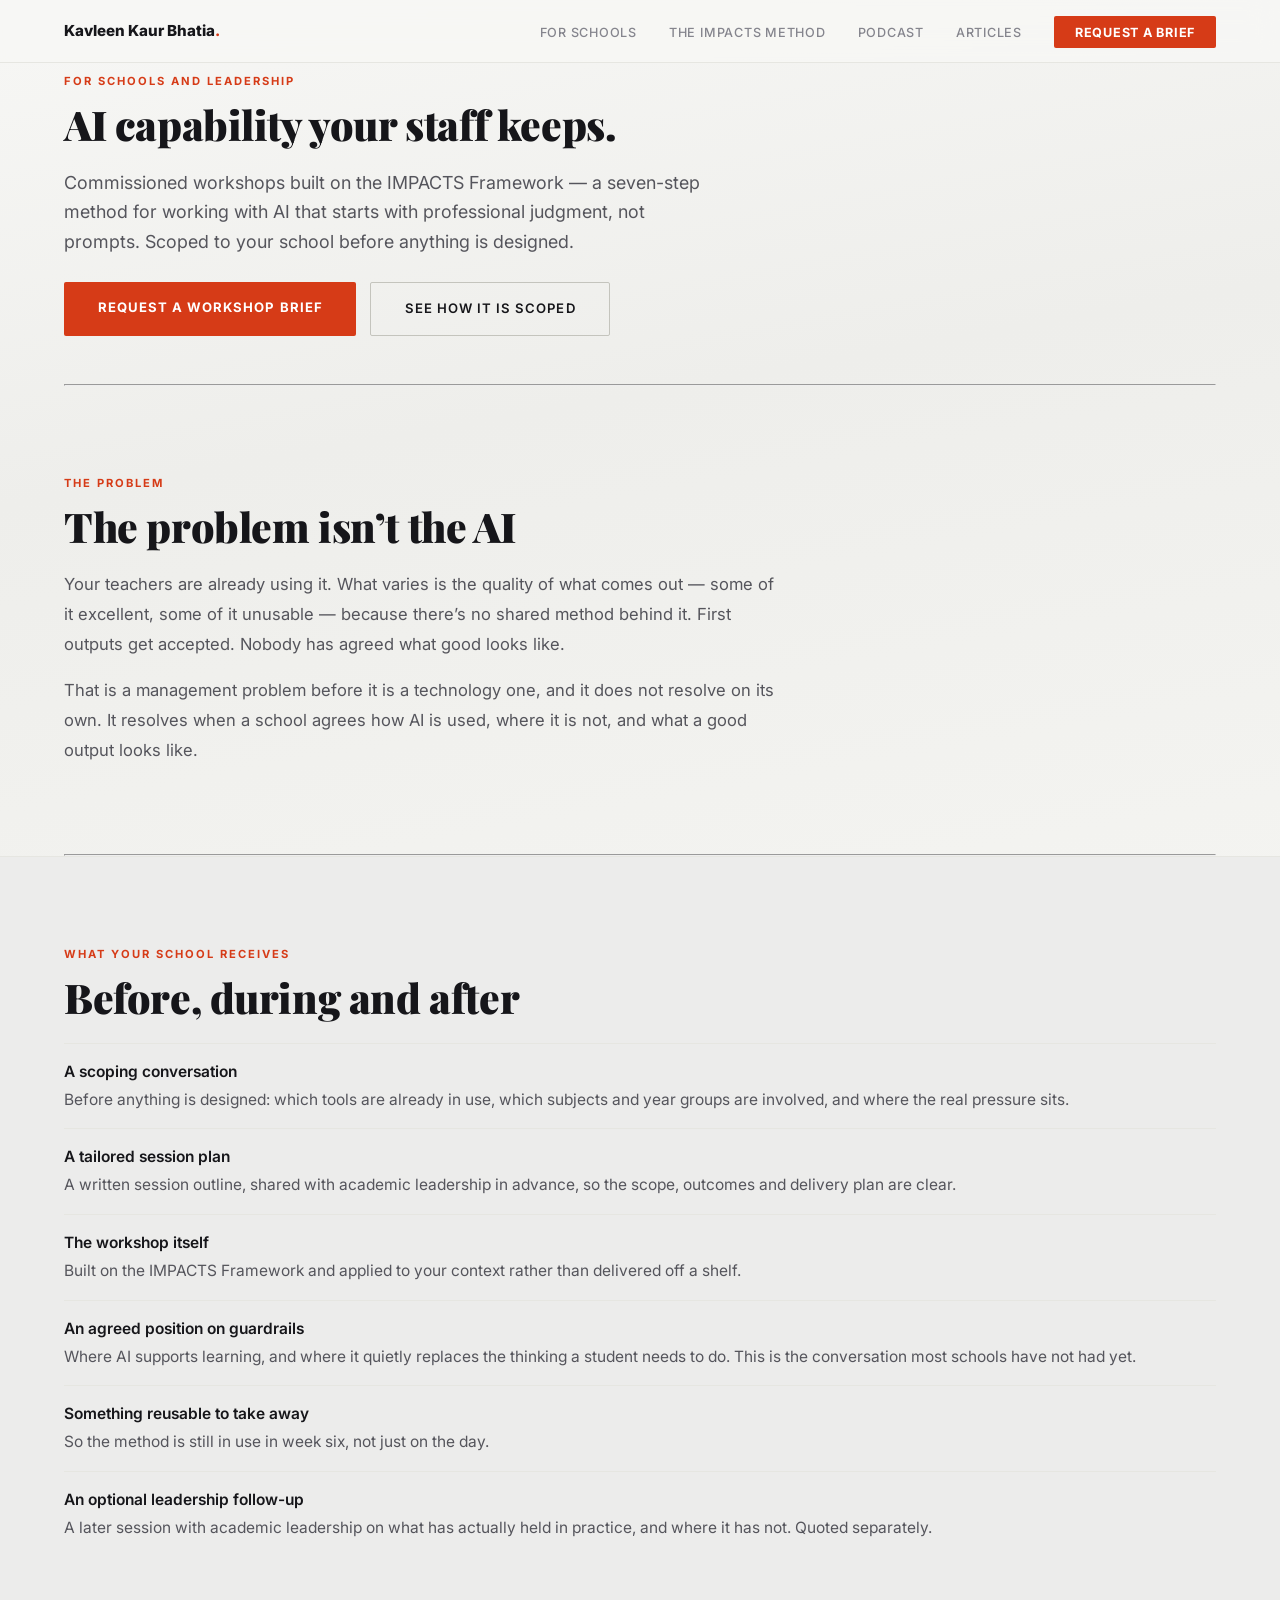
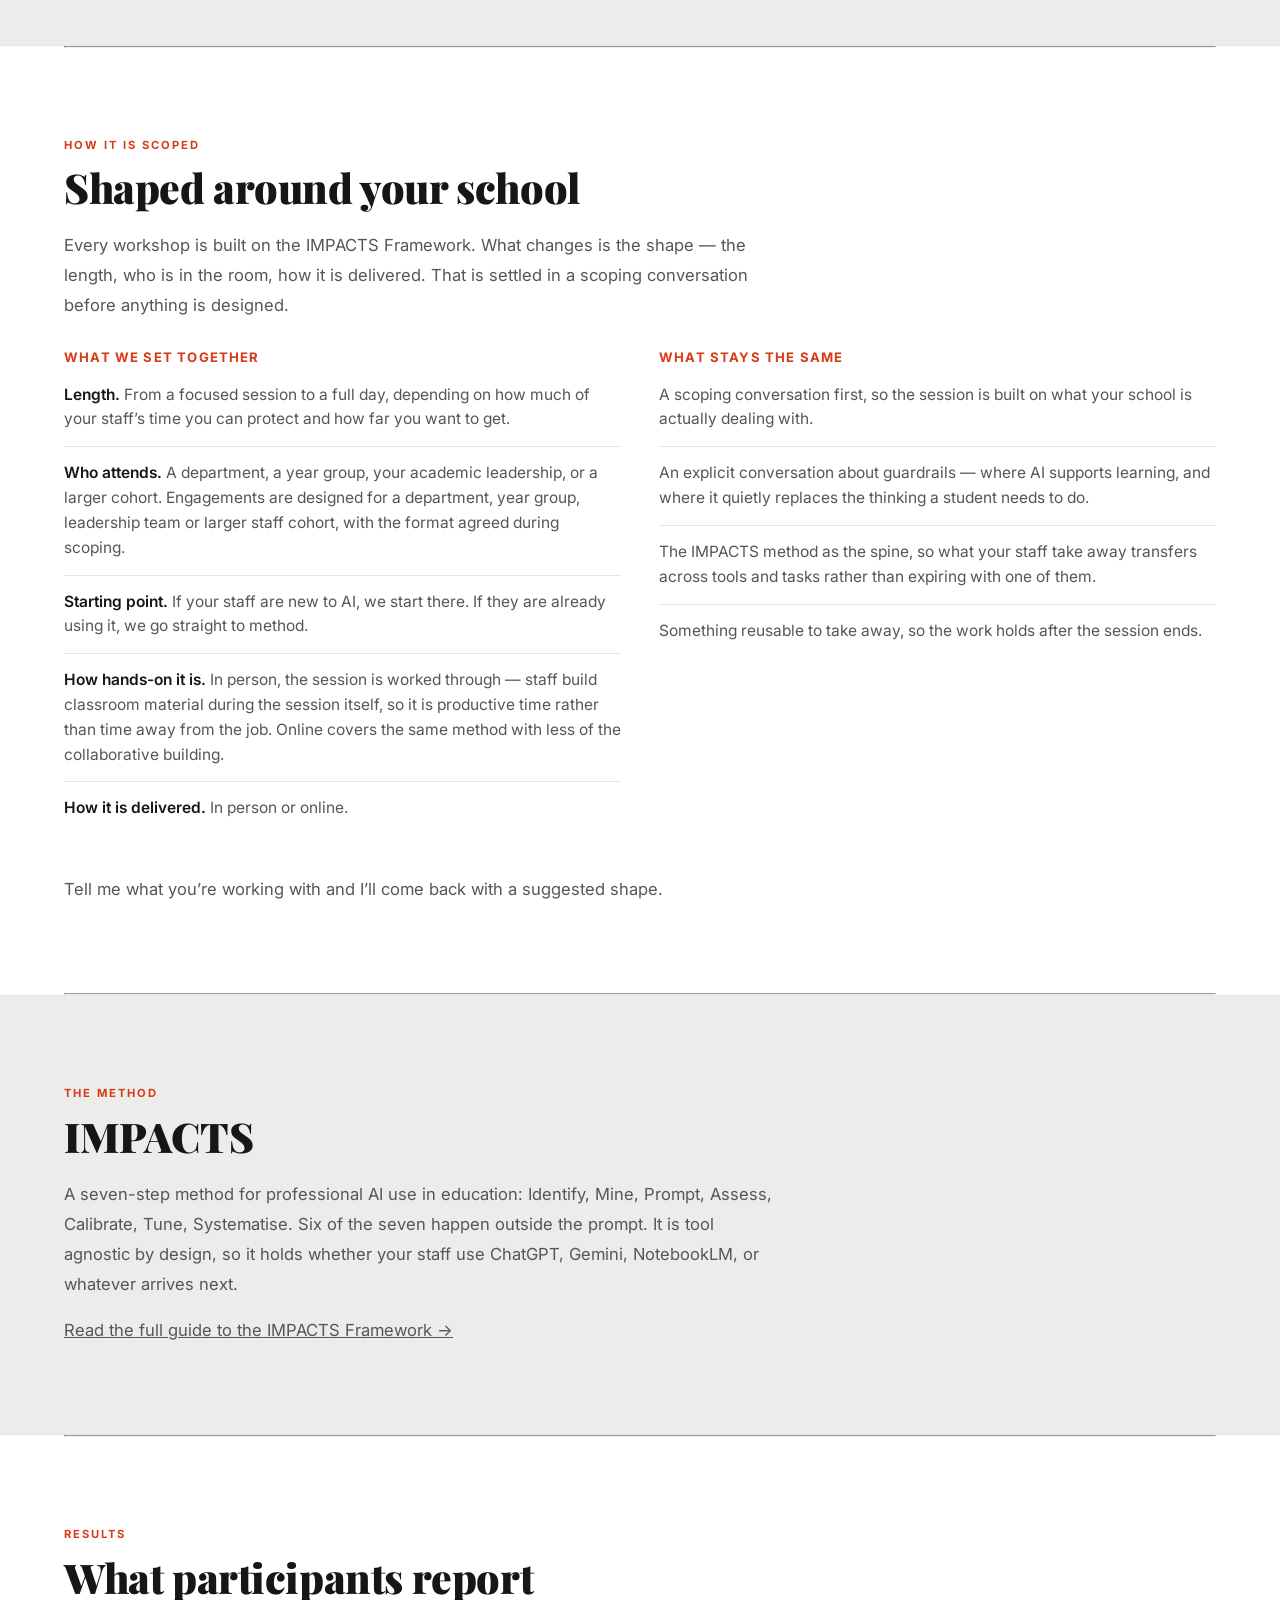
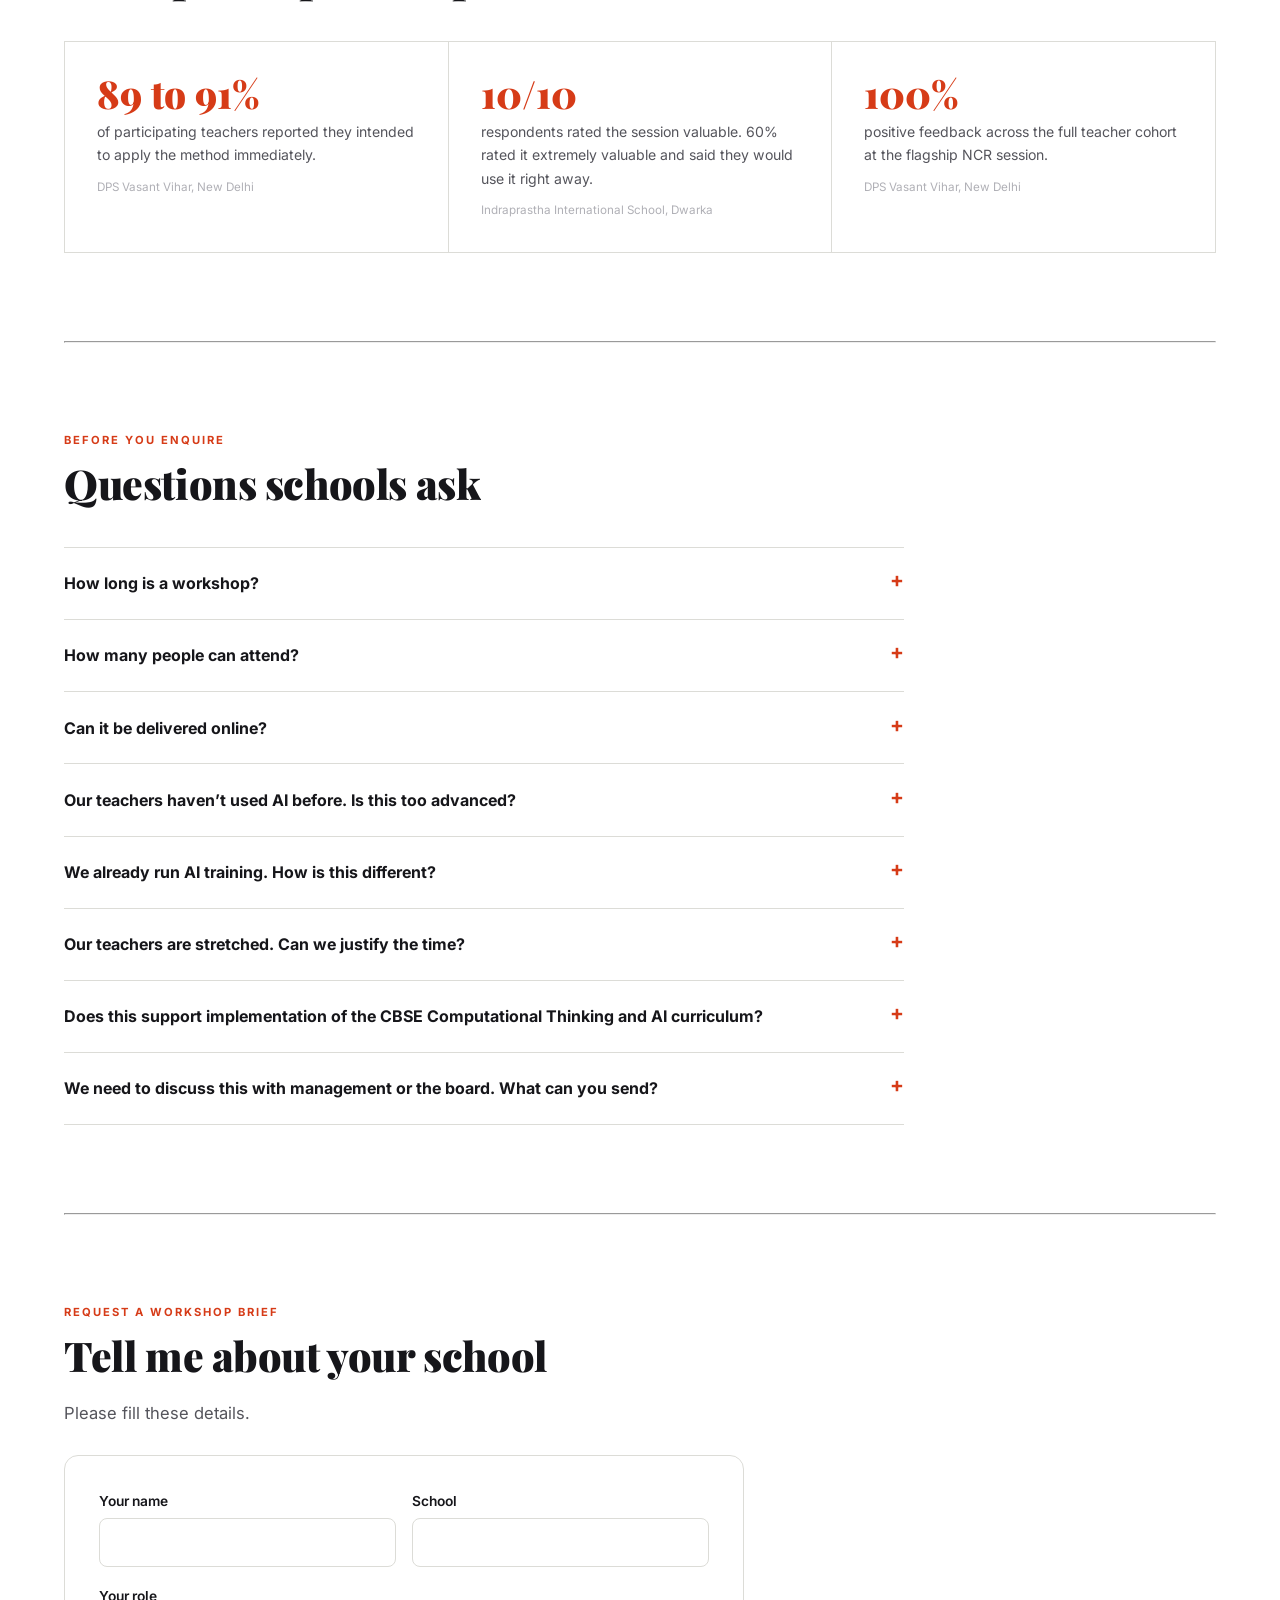
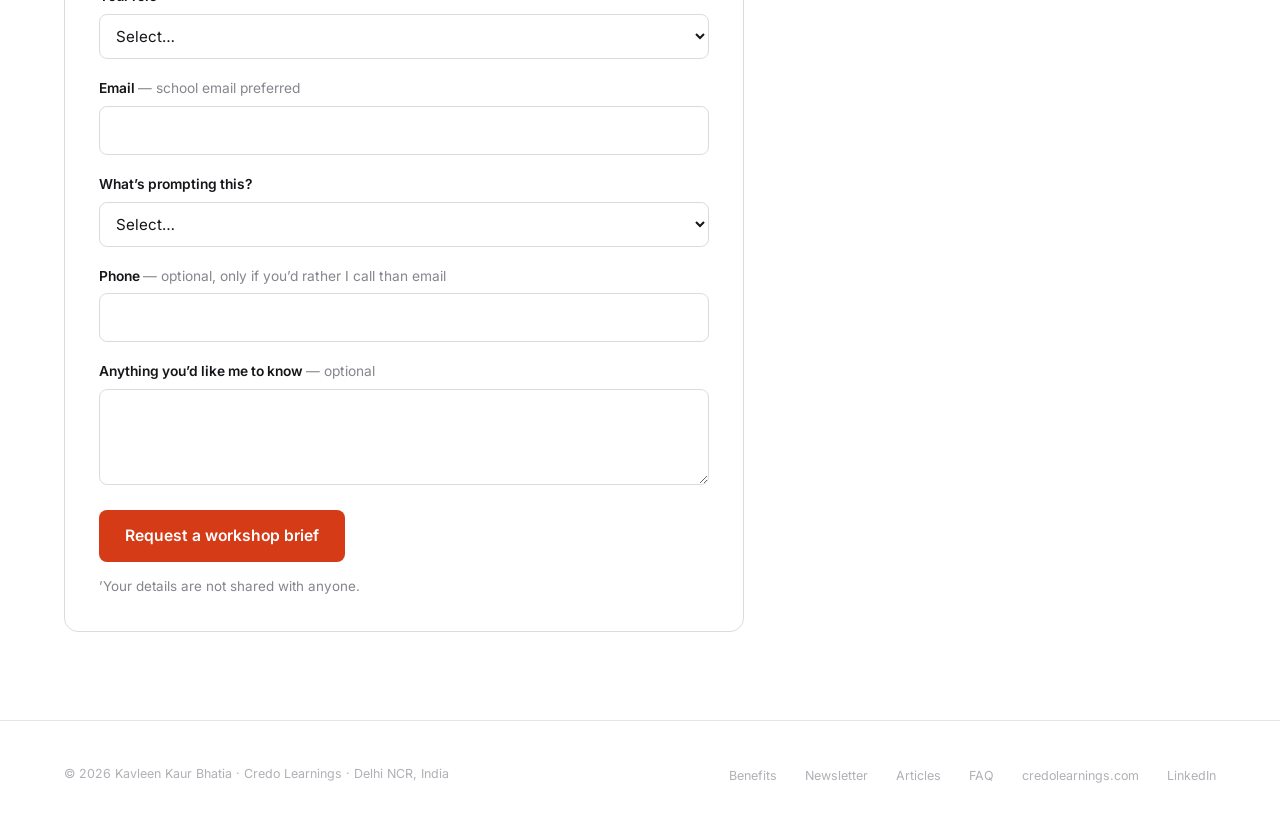
<file: schools.html>
<!DOCTYPE html>
<html lang="en">
<head>
<meta charset="utf-8">
<meta name="viewport" content="width=device-width, initial-scale=1.0">
<title>AI Workshops for Schools | Kavleen Kaur Bhatia</title>
<meta name="description" content="Commissioned AI capability workshops for schools, built on the IMPACTS Framework. Scoped to your school: length, audience, starting point and delivery agreed before anything is designed.">
<meta name="author" content="Kavleen Kaur Bhatia">
<link rel="canonical" href="https://www.kavleenkaur.com/schools">
  <link rel="icon" href="/favicon.svg" type="image/svg+xml" />
  <link rel="alternate icon" href="/favicon-32.png" sizes="32x32" />
  <link rel="apple-touch-icon" href="/apple-touch-icon.png" />
<meta name="robots" content="index, follow, max-image-preview:large">
<meta property="og:type" content="website">
<meta property="og:url" content="https://www.kavleenkaur.com/schools">
<meta property="og:title" content="AI Workshops for Schools | Kavleen Kaur Bhatia">
<meta property="og:description" content="AI capability workshops built on the IMPACTS Framework, scoped to your school.">
<meta property="og:image" content="https://www.kavleenkaur.com/og-image.jpg">
<meta name="twitter:card" content="summary_large_image">
<link rel="preconnect" href="https://fonts.googleapis.com">
<link rel="preconnect" href="https://fonts.gstatic.com" crossorigin>
<link href="https://fonts.googleapis.com/css2?family=Inter:wght@300;400;500;600;700;800;900&family=Playfair+Display:wght@700;900&display=swap" rel="stylesheet" />
<script type="application/ld+json">{"@context":"https://schema.org","@graph":[{"@type":"Service","name":"AI capability workshops for schools","serviceType":"Professional development workshop","description":"Commissioned AI capability workshops for schools, built on the IMPACTS Framework. Length, audience, starting point and delivery are agreed in a scoping conversation.","provider":{"@type":"Organization","name":"Credo Learnings","url":"https://credolearnings.com/","founder":{"@type":"Person","name":"Kavleen Kaur Bhatia","url":"https://www.kavleenkaur.com/"}},"areaServed":[{"@type":"Country","name":"India"},{"@type":"Place","name":"International schools, delivered online or in person"}],"url":"https://www.kavleenkaur.com/schools"},{"@type":"FAQPage","mainEntity":[{"@type":"Question","name":"How long is a workshop?","acceptedAnswer":{"@type":"Answer","text":"It varies. From a focused session to a full day, depending on how much of your staff's time you can protect and how far you want to get. The length is agreed in the scoping conversation."}},{"@type":"Question","name":"How many people can attend?","acceptedAnswer":{"@type":"Answer","text":"Engagements are designed for a department, a year group, your academic leadership, or a larger staff cohort. The format is agreed during scoping."}},{"@type":"Question","name":"Can it be delivered online?","acceptedAnswer":{"@type":"Answer","text":"Yes, and it covers the same method. In person allows more of the collaborative building, where staff produce classroom material during the session itself."}},{"@type":"Question","name":"Our teachers haven’t used AI before. Is this too advanced?","acceptedAnswer":{"@type":"Answer","text":"No. The starting point is a scoping decision. If your staff are new to AI, the session starts there. If they are already using it, it goes straight to method."}},{"@type":"Question","name":"We already run AI training. How is this different?","acceptedAnswer":{"@type":"Answer","text":"Most AI training covers tool features, which stops working when the tool changes. This covers method: establishing professional intent before generating anything, holding output to your own standard, and turning what worked into reusable systems."}},{"@type":"Question","name":"Does this support implementation of the CBSE Computational Thinking and AI curriculum?","acceptedAnswer":{"@type":"Answer","text":"Yes. Where relevant, implementation support for CBSE's Computational Thinking and AI curriculum (Classes 3 to 8) can be part of the scope."}},{"@type":"Question","name":"We need to discuss this with management or the board. What can you send?","acceptedAnswer":{"@type":"Answer","text":"Send an enquiry and you will get a workshop brief setting out the suggested shape for your school, written so it can be forwarded to a leadership team or management committee."}}]},{"@type":"BreadcrumbList","itemListElement":[{"@type":"ListItem","position":1,"name":"Home","item":"https://www.kavleenkaur.com/"},{"@type":"ListItem","position":2,"name":"For Schools"}]}]}</script>
<style>
    *, *::before, *::after { box-sizing: border-box; margin: 0; padding: 0; }

    :root {
      --accent: #d63b17;
      --accent-dark: #b32f10;
      --text: #16161a;
      --text-mid: #55555c;
      --text-soft: #85858d;
      --text-faint: #b0b0b6;
      --border: #dcdcd7;
      --border-soft: #e6e6e1;
      --panel: #ffffff;
      --panel-tint: #ececeb;
    }

    html { scroll-behavior: smooth; }

    body {
      font-family: 'Inter', -apple-system, BlinkMacSystemFont, sans-serif;
      background: linear-gradient(170deg, #f7f7f5 0%, #eeeeeb 45%, #f4f4f1 100%);
      background-attachment: fixed;
      color: var(--text);
      line-height: 1.65;
      overflow-x: hidden;
      -webkit-font-smoothing: antialiased;
    }

    a { color: inherit; }

    /* NAV */
    nav {
      position: fixed; top: 0; left: 0; right: 0; z-index: 100;
      display: flex; justify-content: space-between; align-items: center;
      padding: 1.1rem 4rem;
      background: rgba(247,247,245,0.92);
      backdrop-filter: blur(14px);
      border-bottom: 1px solid var(--border-soft);
    }
    .nav-logo { font-weight: 800; font-size: 0.95rem; color: var(--text); text-decoration: none; }
    .nav-logo span { color: var(--accent); }
    .nav-links { display: flex; gap: 2rem; list-style: none; align-items: center; }
    .nav-links a {
      color: var(--text-soft); text-decoration: none; font-size: 0.79rem;
      font-weight: 500; letter-spacing: 0.06em; text-transform: uppercase; transition: color 0.2s;
    }
    .nav-links a:hover { color: var(--text); }
    .nav-toggle {
      display: none; flex-direction: column; justify-content: center; align-items: center; gap: 5px;
      min-width: 44px; min-height: 44px; padding: 0; border: 0; background: transparent; cursor: pointer;
      -webkit-tap-highlight-color: transparent;
    }
    .nav-toggle span {
      display: block; width: 22px; height: 2px; background: var(--text); border-radius: 2px;
      transition: transform 0.25s ease, opacity 0.2s ease;
    }
    .nav-toggle.open span:nth-child(1) { transform: translateY(7px) rotate(45deg); }
    .nav-toggle.open span:nth-child(2) { opacity: 0; }
    .nav-toggle.open span:nth-child(3) { transform: translateY(-7px) rotate(-45deg); }
    .nav-cta {
      background: var(--accent); color: #fff !important;
      padding: 0.55rem 1.3rem; border-radius: 2px; font-weight: 700 !important;
    }
    .nav-cta:hover { background: var(--accent-dark); }

    /* HERO */
    .hero {
      display: grid; grid-template-columns: 1.2fr 0.8fr;
      align-items: center; padding: 9rem 4rem 4rem; gap: 4rem; position: relative;
    }
    .hero::before {
      content: ''; position: absolute; top: 0; right: -8%;
      width: 620px; height: 620px; border-radius: 50%;
      background: radial-gradient(circle, rgba(214,59,23,0.07) 0%, transparent 68%);
      pointer-events: none; z-index: 0;
    }
    .hero > * { position: relative; z-index: 1; }

    .hero-eyebrow {
      font-size: 0.75rem; font-weight: 700; letter-spacing: 0.16em;
      text-transform: uppercase; color: var(--accent); margin-bottom: 1.35rem;
    }
    .hero h1 {
      font-family: 'Playfair Display', Georgia, serif;
      font-size: clamp(2.3rem, 3.9vw, 3.6rem);
      font-weight: 900; line-height: 1.1; letter-spacing: -0.015em; margin-bottom: 1.5rem;
    }
    .hero h1 em { font-style: normal; color: var(--accent); }
    .hero-sub {
      font-size: 1.1rem; color: var(--text-mid); max-width: 560px;
      line-height: 1.8; margin-bottom: 2.25rem;
    }
    .hero-btns { display: flex; gap: 0.85rem; flex-wrap: wrap; }

    .btn-primary {
      display: inline-block; background: var(--accent); color: #fff;
      padding: 0.95rem 2.1rem; font-size: 0.82rem; font-weight: 700;
      letter-spacing: 0.08em; text-transform: uppercase; text-decoration: none;
      border-radius: 2px; transition: background 0.2s, transform 0.15s;
    }
    .btn-primary:hover { background: var(--accent-dark); transform: translateY(-1px); }

    .btn-secondary {
      display: inline-block; border: 1px solid #c4c4bd; color: var(--text);
      padding: 0.95rem 2.1rem; font-size: 0.82rem; font-weight: 600;
      letter-spacing: 0.08em; text-transform: uppercase; text-decoration: none;
      border-radius: 2px; transition: border-color 0.2s, transform 0.15s;
    }
    .btn-secondary:hover { border-color: var(--text); transform: translateY(-1px); }

    .hero-portrait { display: flex; flex-direction: column; gap: 1rem; }
    .portrait-box {
      width: 100%; aspect-ratio: 4/5;
      border: 1px solid var(--border); overflow: hidden;
      background: #e9e9e4;
    }
    .portrait-box img { width: 100%; height: 100%; object-fit: cover; display: block; }
    .portrait-card { background: var(--panel); border: 1px solid var(--border); padding: 1.1rem 1.25rem; }
    .portrait-card h2 { font-size: 0.98rem; font-weight: 700; margin-bottom: 0.15rem; }
    .portrait-card p { font-size: 0.79rem; color: var(--text-soft); }

    /* SECTIONS */
    section { padding: 5.5rem 4rem; }
    .section-eyebrow {
      font-size: 0.7rem; font-weight: 700; letter-spacing: 0.18em;
      text-transform: uppercase; color: var(--accent); margin-bottom: 0.7rem;
    }
    .section-title {
      font-family: 'Playfair Display', Georgia, serif;
      font-size: clamp(1.9rem, 3.2vw, 2.85rem);
      font-weight: 900; line-height: 1.12; letter-spacing: -0.01em;
      margin-bottom: 1.25rem; max-width: 820px;
    }
    .section-intro { font-size: 1.04rem; color: var(--text-mid); max-width: 720px; line-height: 1.8; }
    .divider { height: 1px; background: var(--border-soft); margin: 0 4rem; }
    .panel-section {
      background: var(--panel-tint);
      border-top: 1px solid var(--border-soft);
      border-bottom: 1px solid var(--border-soft);
    }

    /* SHIFTS */
    .shifts {
      display: grid; grid-template-columns: repeat(5, 1fr);
      gap: 1px; background: var(--border);
      border: 1px solid var(--border); margin-top: 2.75rem;
    }
    .shift { background: var(--panel); padding: 2rem 1.6rem; }
    .shift-num {
      font-family: 'Playfair Display', serif; font-size: 1.35rem;
      font-weight: 900; color: var(--accent); line-height: 1; margin-bottom: 1rem;
    }
    .shift h3 { font-size: 1.02rem; font-weight: 800; line-height: 1.3; margin-bottom: 0.55rem; }
    .shift p { font-size: 0.88rem; color: var(--text-mid); line-height: 1.7; }

    .shift-note {
      margin-top: 1.75rem; font-size: 0.92rem; color: var(--text-soft);
      max-width: 640px; line-height: 1.7;
    }

    /* METHOD */
    .method-grid {
      display: grid; grid-template-columns: 0.85fr 1.15fr;
      gap: 3.5rem; align-items: center; margin-top: 2.75rem;
    }
    .method-mark {
      font-family: 'Playfair Display', serif; font-size: 3.4rem; font-weight: 900;
      color: var(--accent); line-height: 1;
    }
    .method-mark small {
      display: block; font-family: 'Inter', sans-serif; font-size: 0.64rem;
      font-weight: 700; letter-spacing: 0.14em; text-transform: uppercase;
      color: var(--text-faint); margin-top: 0.6rem;
    }
    .method-body p { font-size: 1.02rem; color: var(--text-mid); line-height: 1.85; margin-bottom: 1.2rem; }
    .method-body p:last-child { margin-bottom: 0; }
    .method-body p strong { color: var(--text); font-weight: 600; }

    .method-gains {
      display: grid; grid-template-columns: repeat(3, 1fr);
      gap: 1px; background: var(--border);
      border: 1px solid var(--border); margin-top: 2.5rem;
    }
    .gain { background: var(--panel); padding: 1.8rem 1.7rem; }
    .gain h3 { font-size: 0.97rem; font-weight: 800; margin-bottom: 0.45rem; }
    .gain p { font-size: 0.87rem; color: var(--text-mid); line-height: 1.7; }

    /* AUDIENCE */
    .aud-grid { display: grid; grid-template-columns: 1fr 1fr; gap: 1px; background: var(--border); border: 1px solid var(--border); margin-top: 2.75rem; }
    .aud-card { background: var(--panel); padding: 2.4rem 2.25rem; }
    .aud-tag {
      display: inline-block; font-size: 0.62rem; font-weight: 700;
      letter-spacing: 0.12em; text-transform: uppercase; color: var(--accent); margin-bottom: 0.75rem;
    }
    .aud-card h3 { font-size: 1.25rem; font-weight: 800; margin-bottom: 0.75rem; line-height: 1.3; }
    .aud-card > p { font-size: 0.93rem; color: var(--text-mid); line-height: 1.78; margin-bottom: 1.3rem; }
    .aud-list { list-style: none; display: flex; flex-direction: column; gap: 0.7rem; }
    .aud-list li {
      font-size: 0.88rem; color: var(--text-mid); padding-left: 1.3rem;
      position: relative; line-height: 1.6;
    }
    .aud-list li::before {
      content: ''; position: absolute; left: 0; top: 0.62em;
      width: 5px; height: 5px; background: var(--accent); border-radius: 50%;
    }

    /* JOURNEY */
    .journey-grid {
      display: grid; grid-template-columns: repeat(3, 1fr);
      gap: 1px; background: var(--border); border: 1px solid var(--border); margin-top: 2.75rem;
    }
    .journey-step { background: var(--panel); padding: 2.4rem 2rem; }
    .journey-num {
      display: inline-flex; align-items: center; justify-content: center;
      width: 38px; height: 38px; background: var(--accent); color: #fff;
      font-family: 'Playfair Display', serif; font-size: 1.1rem; font-weight: 900; margin-bottom: 1.1rem;
    }
    .journey-step h3 { font-size: 1.08rem; font-weight: 800; margin-bottom: 0.6rem; }
    .journey-step p { font-size: 0.9rem; color: var(--text-mid); line-height: 1.75; }

    /* PROOF */
    .proof-grid {
      display: grid; grid-template-columns: repeat(3, 1fr);
      gap: 1px; background: var(--border); border: 1px solid var(--border); margin-top: 2.5rem;
    }
    .proof-item { background: var(--panel); padding: 2rem; }
    .proof-num {
      font-family: 'Playfair Display', serif; font-size: 2.4rem; font-weight: 900;
      color: var(--accent); line-height: 1; margin-bottom: 0.5rem;
    }
    .proof-text { font-size: 0.88rem; color: var(--text-mid); line-height: 1.65; }
    .proof-src { display: block; margin-top: 0.7rem; font-size: 0.73rem; color: var(--text-faint); }

    /* ABOUT */
    .about-grid { display: grid; grid-template-columns: 1fr 1fr; gap: 3.5rem; align-items: start; margin-top: 2.5rem; }
    .about-text p { font-size: 1.02rem; color: var(--text-mid); line-height: 1.85; margin-bottom: 1.3rem; }
    .about-text p strong { color: var(--text); font-weight: 600; }
    .creds-list { background: var(--panel); border: 1px solid var(--border); padding: 1.9rem; }
    .creds-list h3 {
      font-size: 0.68rem; font-weight: 700; letter-spacing: 0.14em;
      text-transform: uppercase; color: var(--text-faint); margin-bottom: 1.2rem;
    }
    .creds-list ul { list-style: none; display: flex; flex-direction: column; gap: 0.9rem; }
    .creds-list li {
      font-size: 0.89rem; color: var(--text-mid); padding-left: 1.15rem;
      position: relative; line-height: 1.5;
    }
    .creds-list li::before {
      content: ''; position: absolute; left: 0; top: 0.6em;
      width: 5px; height: 5px; background: var(--accent); border-radius: 50%;
    }

    /* PODCAST */
    .podcast-head { margin-bottom: 2.5rem; }
    .podcast-meta { display: flex; gap: 2.5rem; padding-bottom: 0.4rem; }
    .podcast-meta div span:first-child {
      display: block; font-family: 'Playfair Display', serif;
      font-size: 1.7rem; font-weight: 900; color: var(--accent); line-height: 1;
    }
    .podcast-meta div span:last-child {
      font-size: 0.7rem; letter-spacing: 0.1em; text-transform: uppercase; color: var(--text-soft);
    }
    .guest-grid { display: grid; grid-template-columns: repeat(3, 1fr); gap: 1px; background: var(--border); border: 1px solid var(--border); }
    .guest-card {
      background: var(--panel); padding: 1.7rem;
      text-decoration: none; display: block; transition: background 0.2s;
    }
    .guest-card:hover { background: #fcfcfa; }
    .guest-card:hover h3 { color: var(--accent); }
    .guest-card h3 { font-size: 0.98rem; font-weight: 700; margin-bottom: 0.28rem; line-height: 1.3; transition: color 0.2s; }
    .guest-card p { font-size: 0.82rem; color: var(--text-soft); line-height: 1.6; }
    .guest-status {
      display: inline-block; font-size: 0.59rem; font-weight: 700;
      letter-spacing: 0.1em; text-transform: uppercase; color: var(--text-faint); margin-bottom: 0.55rem;
    }
    .guest-status.aired { color: var(--accent); }

    /* SPEAKING */
    .speaking-grid { display: grid; grid-template-columns: repeat(3, 1fr); gap: 0.9rem; margin-top: 2.25rem; }
    .speak-tile {
      position: relative; aspect-ratio: 4/3; background: #e4e4df;
      border: 1px solid var(--border); overflow: hidden; display: flex; align-items: flex-end;
    }
    .speak-tile img { position: absolute; inset: 0; width: 100%; height: 100%; object-fit: cover; }
    .speak-empty {
      position: absolute; inset: 0; display: flex; align-items: center; justify-content: center;
      color: var(--text-faint); font-size: 0.68rem; letter-spacing: 0.1em; text-transform: uppercase;
    }
    .speak-caption {
      position: relative; z-index: 1; width: 100%;
      background: linear-gradient(transparent, rgba(0,0,0,0.78)); padding: 1.5rem 1rem 0.85rem;
    }
    .speak-caption strong { display: block; font-size: 0.78rem; font-weight: 700; color: #fff; line-height: 1.3; }
    .speak-caption span { font-size: 0.67rem; color: rgba(255,255,255,0.72); }

    /* WRITING */
    .writing-grid { display: grid; grid-template-columns: repeat(3, 1fr); gap: 1px; background: var(--border); border: 1px solid var(--border); margin-top: 2.5rem; }
    .write-slot {
      background: #fbfbf9; border: 1.5px dashed #d4d4cd; padding: 2.6rem 1.75rem;
      text-align: center; display: flex; flex-direction: column; align-items: center; gap: 0.6rem;
    }
    .write-slot span { font-size: 1.3rem; color: var(--text-faint); }
    .write-slot p { font-size: 0.8rem; color: var(--text-faint); line-height: 1.55; }

    /* FAQ */
    .faq-list { margin-top: 2.5rem; max-width: 840px; }
    .faq-list details { border-top: 1px solid var(--border); padding: 1.4rem 0; }
    .faq-list details:last-child { border-bottom: 1px solid var(--border); }
    .faq-list summary {
      font-size: 1rem; font-weight: 700; color: var(--text); cursor: pointer;
      list-style: none; display: flex; justify-content: space-between; align-items: flex-start; gap: 1.5rem;
    }
    .faq-list summary::-webkit-details-marker { display: none; }
    .faq-list summary::after { content: '+'; color: var(--accent); font-size: 1.3rem; line-height: 1; flex-shrink: 0; }
    .faq-list details[open] summary::after { content: '\2212'; }
    .faq-list details p { margin-top: 0.9rem; font-size: 0.93rem; color: var(--text-mid); line-height: 1.8; max-width: 750px; }

    /* CONTACT */
    .contact { background: var(--accent); padding: 5.5rem 4rem; text-align: center; }
    .contact .section-eyebrow { color: rgba(255,255,255,0.8); font-size: 0.78rem; margin-bottom: 1.75rem; }
    .contact .section-title { color: #fff; max-width: 780px; margin: 0 auto 1.25rem; }
    .contact > p {
      font-size: 1.04rem; color: rgba(255,255,255,0.85);
      max-width: 580px; margin: 0 auto 2.25rem; line-height: 1.75;
    }
    .contact-links { display: flex; gap: 0.85rem; justify-content: center; flex-wrap: wrap; }
    .btn-white {
      display: inline-block; background: #fff; color: var(--accent);
      padding: 0.95rem 2.1rem; font-size: 0.82rem; font-weight: 700;
      letter-spacing: 0.08em; text-transform: uppercase; text-decoration: none;
      border-radius: 2px; transition: opacity 0.2s;
    }
    .btn-white:hover { opacity: 0.92; }
    .btn-ghost {
      display: inline-block; border: 1.5px solid rgba(255,255,255,0.55); color: #fff;
      padding: 0.95rem 2.1rem; font-size: 0.82rem; font-weight: 600;
      letter-spacing: 0.08em; text-transform: uppercase; text-decoration: none;
      border-radius: 2px; transition: border-color 0.2s;
    }
    .btn-ghost:hover { border-color: #fff; }
    .contact-direct { margin-top: 2.25rem; font-size: 0.85rem; color: rgba(255,255,255,0.8); }
    .contact-direct a { color: #fff; }

    /* FOOTER */
    footer {
      padding: 2.5rem 4rem; border-top: 1px solid var(--border-soft);
      display: flex; justify-content: space-between; align-items: center; gap: 2rem; flex-wrap: wrap;
    }
    footer p { font-size: 0.78rem; color: var(--text-faint); }
    .footer-links { display: flex; gap: 1.75rem; list-style: none; flex-wrap: wrap; }
    .footer-links a { font-size: 0.78rem; color: var(--text-faint); text-decoration: none; transition: color 0.2s; }
    .footer-links a:hover { color: var(--text-mid); }

    /* RESPONSIVE */
    @media (max-width: 1100px) {
      .shifts { grid-template-columns: repeat(3, 1fr); }
    }
    @media (max-width: 1000px) {
      .journey-grid, .proof-grid, .method-gains { grid-template-columns: 1fr; }
      .guest-grid, .speaking-grid, .writing-grid { grid-template-columns: repeat(2, 1fr); }
      .about-grid, .method-grid { grid-template-columns: 1fr; gap: 2rem; }
      .aud-grid { grid-template-columns: 1fr; }
    }
    @media (max-width: 760px) {
      nav { padding: 0.9rem 1.5rem; }
      .nav-toggle { display: flex; }
      .nav-links {
        display: none; position: absolute; top: 100%; left: 0; right: 0;
        flex-direction: column; align-items: stretch; gap: 0;
        background: #f7f7f5; border-bottom: 1px solid var(--border-soft);
        padding: 0.25rem 1.5rem 1rem; box-shadow: 0 12px 24px -12px rgba(0,0,0,0.16);
      }
      .nav-links.open { display: flex; }
      .nav-links a { display: block; padding: 0.85rem 0; border-bottom: 1px solid var(--border-soft); }
      section { padding: 3.5rem 1.5rem; }
      .hero { grid-template-columns: 1fr; padding: 6.5rem 1.5rem 2.5rem; gap: 2.25rem; }
      .hero-portrait { max-width: 300px; }
      .shifts { grid-template-columns: 1fr; }
      .guest-grid, .speaking-grid, .writing-grid { grid-template-columns: 1fr; }
      .divider { margin: 0 1.5rem; }
      .contact { padding: 3.5rem 1.5rem; }
      footer { flex-direction: column; text-align: center; gap: 1.25rem; }
    }
  </style>
<style>
.sch-hero{padding-top:72px;padding-bottom:48px}
.section-intro + .section-intro{margin-top:1.05rem}
.sch-lede{font-size:1.12rem;color:var(--text-mid);max-width:60ch;line-height:1.65}
.sch-lede + .sch-lede{margin-top:1.05rem}
.split{display:grid;grid-template-columns:1fr 1fr;gap:38px;margin-top:26px}
.split h3{font-size:.82rem;letter-spacing:.09em;text-transform:uppercase;color:var(--accent);margin:0 0 14px}
.split ul{list-style:none;padding:0;margin:0}
.split li{padding:0 0 14px;margin:0 0 14px;border-bottom:1px solid var(--border-soft);font-size:.97rem;line-height:1.6;color:var(--text-mid)}
.split li:last-child{border-bottom:0}
.split li b{color:var(--text);font-weight:600}
.enq{background:var(--panel);border:1px solid var(--border);border-radius:14px;padding:34px;max-width:680px;margin-top:26px}
.enq label{display:block;font-size:.86rem;font-weight:600;color:var(--text);margin:0 0 6px}
.enq .hint{font-weight:400;color:var(--text-soft)}
.enq input,.enq select,.enq textarea{width:100%;box-sizing:border-box;font:inherit;font-size:.95rem;color:var(--text);background:#fff;border:1px solid var(--border);border-radius:8px;padding:11px 12px;margin:0 0 18px}
.enq textarea{min-height:96px;resize:vertical}
.enq input:focus,.enq select:focus,.enq textarea:focus{outline:2px solid var(--accent);outline-offset:1px;border-color:var(--accent)}
.enq .row{display:grid;grid-template-columns:1fr 1fr;gap:0 16px}
.enq button{font:inherit;font-weight:600;font-size:.98rem;background:var(--accent);color:#fff;border:0;border-radius:8px;padding:13px 26px;cursor:pointer}
.enq button:hover{background:var(--accent-dark)}
.enq button[disabled]{opacity:.6;cursor:default}
.ml-hp{position:absolute;left:-9999px;width:1px;height:1px;overflow:hidden}
.enq .err{color:var(--accent);font-size:.9rem;margin:12px 0 0;display:none}
.enq .fineprint{font-size:.84rem;color:var(--text-soft);margin:14px 0 0;line-height:1.55}
.fmt-list{list-style:none;padding:0;margin:22px 0 0}
.fmt-list li{padding:16px 0;border-top:1px solid var(--border-soft);font-size:.97rem;line-height:1.6;color:var(--text-mid)}
.fmt-list li b{display:block;color:var(--text);font-weight:600;margin-bottom:3px}
@media (max-width:760px){.split{grid-template-columns:1fr;gap:26px}.enq .row{grid-template-columns:1fr}.enq{padding:24px}.sch-hero{padding-top:44px;padding-bottom:32px}}
</style>
</head>
<body>
<nav aria-label="Main navigation">
    <a class="nav-logo" href="https://www.kavleenkaur.com/">Kavleen Kaur Bhatia<span>.</span></a>
    <button class="nav-toggle" id="navToggle" type="button" aria-label="Open menu" aria-expanded="false" aria-controls="navLinks">
      <span></span><span></span><span></span>
    </button>
    <ul class="nav-links" id="navLinks">
      <li><a href="/schools">For Schools</a></li>
      <li><a href="/#method">The IMPACTS Method</a></li>
      <li><a href="/#podcast">Podcast</a></li>
      <li><a href="/writing">Articles</a></li>
      <li><a href="/schools#enquire" class="nav-cta">Request a Brief</a></li>
    </ul>
  </nav>
<main id="top">
<section class="sch-hero"><div class="wrap"><p class="section-eyebrow">For schools and leadership</p><h1 class="section-title" style="max-width:20ch">AI capability your staff keeps.</h1><p class="sch-lede">Commissioned workshops built on the IMPACTS Framework &mdash; a seven-step method for working with AI that starts with professional judgment, not prompts. Scoped to your school before anything is designed.</p><div class="hero-btns" style="margin-top:26px"><a class="btn-primary" href="#enquire">Request a workshop brief</a> <a class="btn-secondary" href="#shape">See how it is scoped</a></div></div></section>
<hr class="divider">
<section><div class="wrap"><p class="section-eyebrow">The problem</p><h2 class="section-title">The problem isn&rsquo;t the AI</h2><p class="section-intro">Your teachers are already using it. What varies is the quality of what comes out &mdash; some of it excellent, some of it unusable &mdash; because there&rsquo;s no shared method behind it. First outputs get accepted. Nobody has agreed what good looks like.</p><p class="section-intro">That is a management problem before it is a technology one, and it does not resolve on its own. It resolves when a school agrees how AI is used, where it is not, and what a good output looks like.</p></div></section>
<hr class="divider">
<section class="panel-section"><div class="wrap"><p class="section-eyebrow">What your school receives</p><h2 class="section-title">Before, during and after</h2><ul class="fmt-list"><li><b>A scoping conversation</b>Before anything is designed: which tools are already in use, which subjects and year groups are involved, and where the real pressure sits.</li><li><b>A tailored session plan</b>A written session outline, shared with academic leadership in advance, so the scope, outcomes and delivery plan are clear.</li><li><b>The workshop itself</b>Built on the IMPACTS Framework and applied to your context rather than delivered off a shelf.</li><li><b>An agreed position on guardrails</b>Where AI supports learning, and where it quietly replaces the thinking a student needs to do. This is the conversation most schools have not had yet.</li><li><b>Something reusable to take away</b>So the method is still in use in week six, not just on the day.</li><li><b>An optional leadership follow-up</b>A later session with academic leadership on what has actually held in practice, and where it has not. Quoted separately.</li></ul></div></section>
<hr class="divider">
<section id="shape"><div class="wrap"><p class="section-eyebrow">How it is scoped</p><h2 class="section-title">Shaped around your school</h2><p class="section-intro">Every workshop is built on the IMPACTS Framework. What changes is the shape &mdash; the length, who is in the room, how it is delivered. That is settled in a scoping conversation before anything is designed.</p><div class="split"><div><h3>What we set together</h3><ul><li><b>Length.</b> From a focused session to a full day, depending on how much of your staff&rsquo;s time you can protect and how far you want to get.</li><li><b>Who attends.</b> A department, a year group, your academic leadership, or a larger cohort. Engagements are designed for a department, year group, leadership team or larger staff cohort, with the format agreed during scoping.</li><li><b>Starting point.</b> If your staff are new to AI, we start there. If they are already using it, we go straight to method.</li><li><b>How hands-on it is.</b> In person, the session is worked through &mdash; staff build classroom material during the session itself, so it is productive time rather than time away from the job. Online covers the same method with less of the collaborative building.</li><li><b>How it is delivered.</b> In person or online.</li></ul></div><div><h3>What stays the same</h3><ul><li>A scoping conversation first, so the session is built on what your school is actually dealing with.</li><li>An explicit conversation about guardrails &mdash; where AI supports learning, and where it quietly replaces the thinking a student needs to do.</li><li>The IMPACTS method as the spine, so what your staff take away transfers across tools and tasks rather than expiring with one of them.</li><li>Something reusable to take away, so the work holds after the session ends.</li></ul></div></div><p class="section-intro" style="margin-top:26px">Tell me what you&rsquo;re working with and I&rsquo;ll come back with a suggested shape.</p></div></section>
<hr class="divider">
<section class="panel-section"><div class="wrap"><p class="section-eyebrow">The method</p><h2 class="section-title">IMPACTS</h2><p class="section-intro">A seven-step method for professional AI use in education: Identify, Mine, Prompt, Assess, Calibrate, Tune, Systematise. Six of the seven happen outside the prompt. It is tool agnostic by design, so it holds whether your staff use ChatGPT, Gemini, NotebookLM, or whatever arrives next.</p><p class="section-intro"><a href="https://www.kavleenkaur.com/impacts-framework">Read the full guide to the IMPACTS Framework &rarr;</a></p></div></section>
<hr class="divider">
<section><div class="wrap"><p class="section-eyebrow">Results</p><h2 class="section-title">What participants report</h2><div class="proof-grid"><div class="proof-item"><div class="proof-num">89 to 91%</div><p class="proof-text">of participating teachers reported they intended to apply the method immediately.</p><p class="proof-src">DPS Vasant Vihar, New Delhi</p></div><div class="proof-item"><div class="proof-num">10/10</div><p class="proof-text">respondents rated the session valuable. 60% rated it extremely valuable and said they would use it right away.</p><p class="proof-src">Indraprastha International School, Dwarka</p></div><div class="proof-item"><div class="proof-num">100%</div><p class="proof-text">positive feedback across the full teacher cohort at the flagship NCR session.</p><p class="proof-src">DPS Vasant Vihar, New Delhi</p></div></div></div></section>
<hr class="divider">
<section id="faq"><div class="wrap"><p class="section-eyebrow">Before you enquire</p><h2 class="section-title">Questions schools ask</h2><div class="faq-list"><details><summary>How long is a workshop?</summary><p>It varies. From a focused session to a full day, depending on how much of your staff&rsquo;s time you can protect and how far you want to get. The length is agreed in the scoping conversation, before the session is designed.</p></details><details><summary>How many people can attend?</summary><p>Engagements are designed for a department, a year group, your academic leadership, or a larger staff cohort. The format is agreed during scoping.</p></details><details><summary>Can it be delivered online?</summary><p>Yes, and it covers the same method. In person allows more of the collaborative building, where staff produce classroom material during the session itself.</p></details><details><summary>Our teachers haven&rsquo;t used AI before. Is this too advanced?</summary><p>No. The starting point is a scoping decision. If your staff are new to AI, the session starts there. If they are already using it, it goes straight to method.</p></details><details><summary>We already run AI training. How is this different?</summary><p>Most AI training covers tool features, which stops working when the tool changes. This covers method: establishing professional intent before generating anything, holding output to your own standard, and turning what worked into reusable systems. If your current training already does that, you are in good shape. If it does not, this complements it.</p></details><details><summary>Our teachers are stretched. Can we justify the time?</summary><p>In person, staff build classroom material during the session itself rather than only learning about it. That makes it productive time rather than time away from the job.</p></details><details><summary>Does this support implementation of the CBSE Computational Thinking and AI curriculum?</summary><p>Yes. Where relevant, implementation support for CBSE's Computational Thinking and AI curriculum (Classes 3 to 8) can be part of the scope, covering structured thinking, algorithms, decomposition and pattern recognition as teachable classroom practice.</p></details><details><summary>We need to discuss this with management or the board. What can you send?</summary><p>Send an enquiry and you will get a workshop brief setting out the suggested shape for your school, written so it can be forwarded to a leadership team or management committee.</p></details></div></div></section>
<hr class="divider">
<section id="enquire"><div class="wrap"><p class="section-eyebrow">Request a workshop brief</p><h2 class="section-title">Tell me about your school</h2><p class="section-intro" style="max-width:60ch">Please fill these details.</p><div class="enq"><form id="enqForm" novalidate><div class="row"><div><label for="f-name">Your name</label><input id="f-name" name="name" type="text" autocomplete="name" required></div><div><label for="f-school">School</label><input id="f-school" name="school" type="text" autocomplete="organization" required></div></div><label for="f-role">Your role</label><select id="f-role" name="role" required><option value="">Select&hellip;</option><option>Principal or Head of School</option><option>Academic Head or Coordinator</option><option>Trustee or Management</option><option>Teacher</option><option>Other</option></select><label for="f-email">Email <span class="hint">&mdash; school email preferred</span></label><input id="f-email" name="email" type="email" autocomplete="email" required><label for="f-context">What&rsquo;s prompting this?</label><select id="f-context" name="context" required><option value="">Select&hellip;</option><option>We&rsquo;re planning staff development this year</option><option>Teachers are already using AI and we want consistency</option><option>We need to prepare for the CBSE CT and AI curriculum</option><option>We want an agreed school position on AI</option><option>Still exploring</option></select><label for="f-phone">Phone <span class="hint">&mdash; optional, only if you&rsquo;d rather I call than email</span></label><input id="f-phone" name="phone" type="tel" autocomplete="tel"><label for="f-notes">Anything you&rsquo;d like me to know <span class="hint">&mdash; optional</span></label><textarea id="f-notes" name="notes"></textarea><div class="ml-hp" aria-hidden="true"><label>Do not fill this in<input type="text" name="website" tabindex="-1" autocomplete="off"></label></div><button type="submit" id="enqBtn">Request a workshop brief</button><p class="err" id="enqErr"></p><p class="fineprint">&rsquo;Your details are not shared with anyone.</p></form></div></div></section>
</main>
<footer>
    <p>&copy; 2026 Kavleen Kaur Bhatia &middot; Credo Learnings &middot; Delhi NCR, India</p>
    <ul class="footer-links">
      <li><a href="/#benefits">Benefits</a></li>
      <li><a href="/#newsletter">Newsletter</a></li>
      <li><a href="/writing">Articles</a></li>
      <li><a href="#faq">FAQ</a></li>
      <li><a href="https://credolearnings.com/" target="_blank" rel="noopener">credolearnings.com</a></li>
      <li><a href="https://www.linkedin.com/in/kavleen-kaur-bhatia/" target="_blank" rel="noopener">LinkedIn</a></li>
    </ul>
  </footer>
<script>
(function(){
  var toggle = document.getElementById('navToggle');
  var links = document.getElementById('navLinks');
  if (!toggle || !links) return;
  toggle.addEventListener('click', function(){
    var isOpen = links.classList.toggle('open');
    toggle.classList.toggle('open', isOpen);
    toggle.setAttribute('aria-expanded', isOpen ? 'true' : 'false');
  });
  links.querySelectorAll('a').forEach(function(a){
    a.addEventListener('click', function(){
      links.classList.remove('open');
      toggle.classList.remove('open');
      toggle.setAttribute('aria-expanded', 'false');
    });
  });
})();
</script>
<script>
(function(){
 var f=document.getElementById("enqForm"); if(!f) return;
 var t0=Date.now();
 var b=document.getElementById("enqBtn"), e=document.getElementById("enqErr");
 function fail(msg){ b.disabled=false; b.textContent="Request a workshop brief"; e.innerHTML=msg; e.style.display="block"; }
 f.addEventListener("submit", function(ev){
  ev.preventDefault(); e.style.display="none";
  if(f.website.value!==""){ window.location.href="/workshop-enquiry-received"; return; }
  if(Date.now()-t0<3000){ fail("That was submitted very quickly. Please try again."); return; }
  if(!f.name.value.trim()||!f.school.value.trim()||!f.role.value||!f.email.value.trim()||!f.context.value){ fail("Please complete the required fields."); return; }
  b.disabled=true; b.textContent="Sending\u2026";
  var fd=new FormData();
  fd.append("fields[name]",f.name.value.trim());
  fd.append("fields[email]",f.email.value.trim());
  fd.append("fields[school]",f.school.value.trim());
  fd.append("fields[role]",f.role.value);
  fd.append("fields[enquiry_context]",f.context.value);
  fd.append("fields[enquiry_notes]",f.notes.value.trim());
  fd.append("fields[phone]",f.phone.value.trim());
  fd.append("ml-submit","1");
  fd.append("anticsrf","true");
  fetch("https://assets.mailerlite.com/jsonp/2482430/forms/197292833336461306/subscribe",{method:"POST",body:fd})
   .then(function(r){return r.json();})
   .then(function(d){ if(d&&d.success){ window.location.href="/workshop-enquiry-received"; } else { throw new Error("x"); } })
   .catch(function(){ fail("Something went wrong sending that. Please email <a href=\"mailto:kavleen2007@gmail.com\">kavleen2007@gmail.com</a> instead."); });
 });
})();
</script>
<!-- Cloudflare Web Analytics --><script type='module' src='https://static.cloudflareinsights.com/beacon.min.js' data-cf-beacon='{"token": "6b2d1cc4017348f6bbc40cde86c7a890"}'></script><!-- End Cloudflare Web Analytics -->
</body>
</html>
</file>
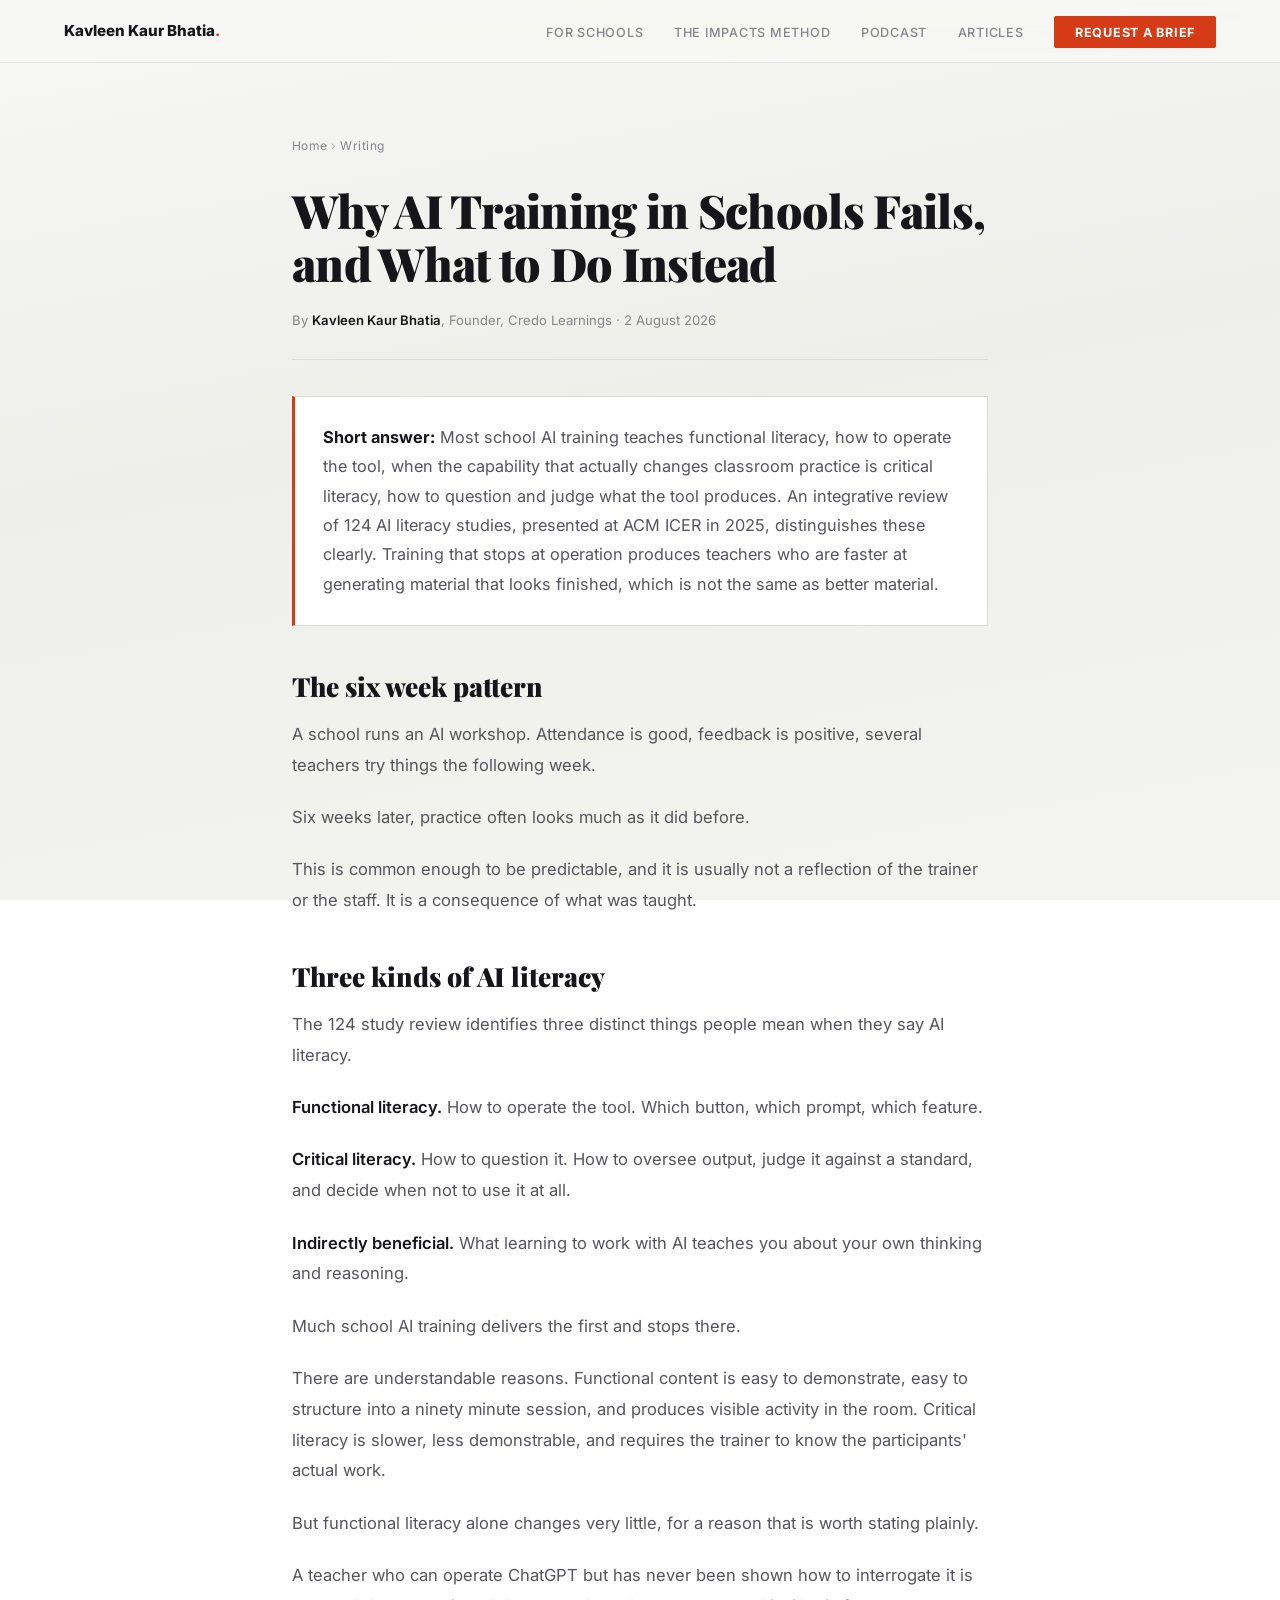
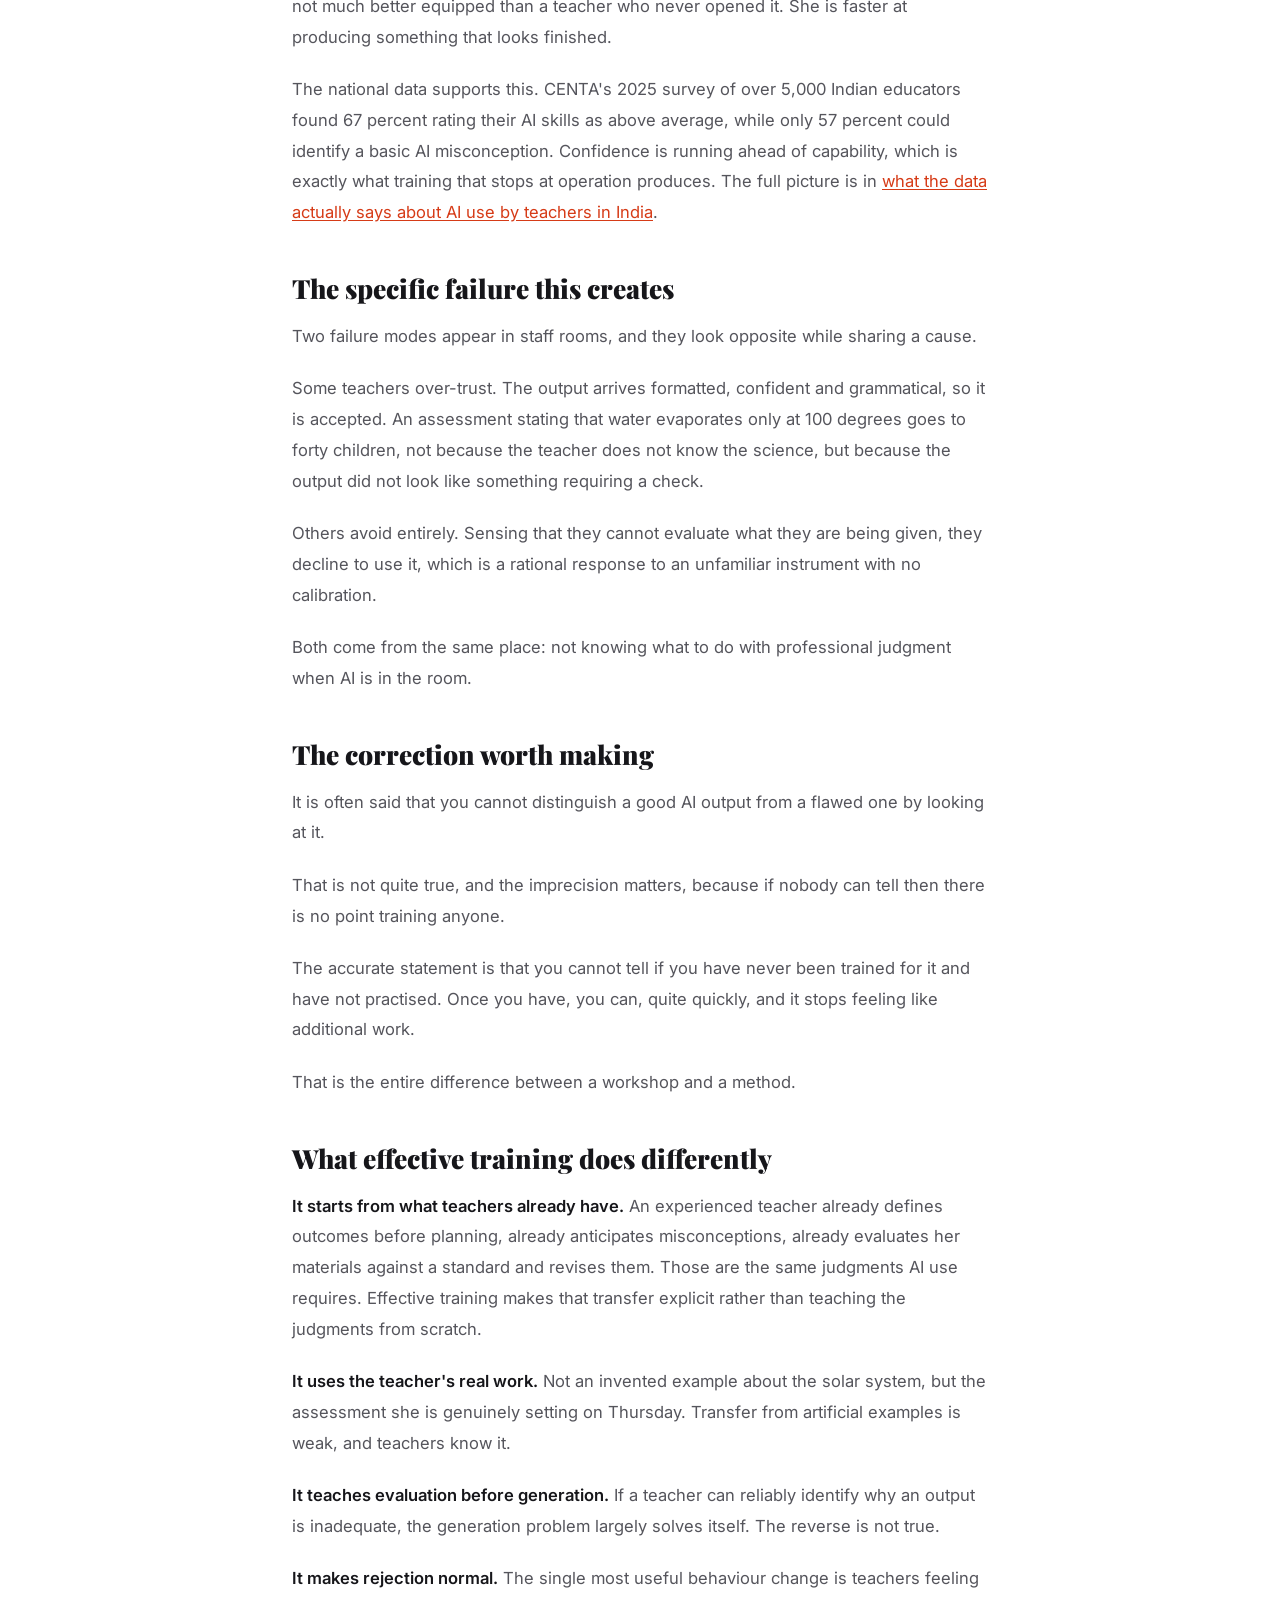
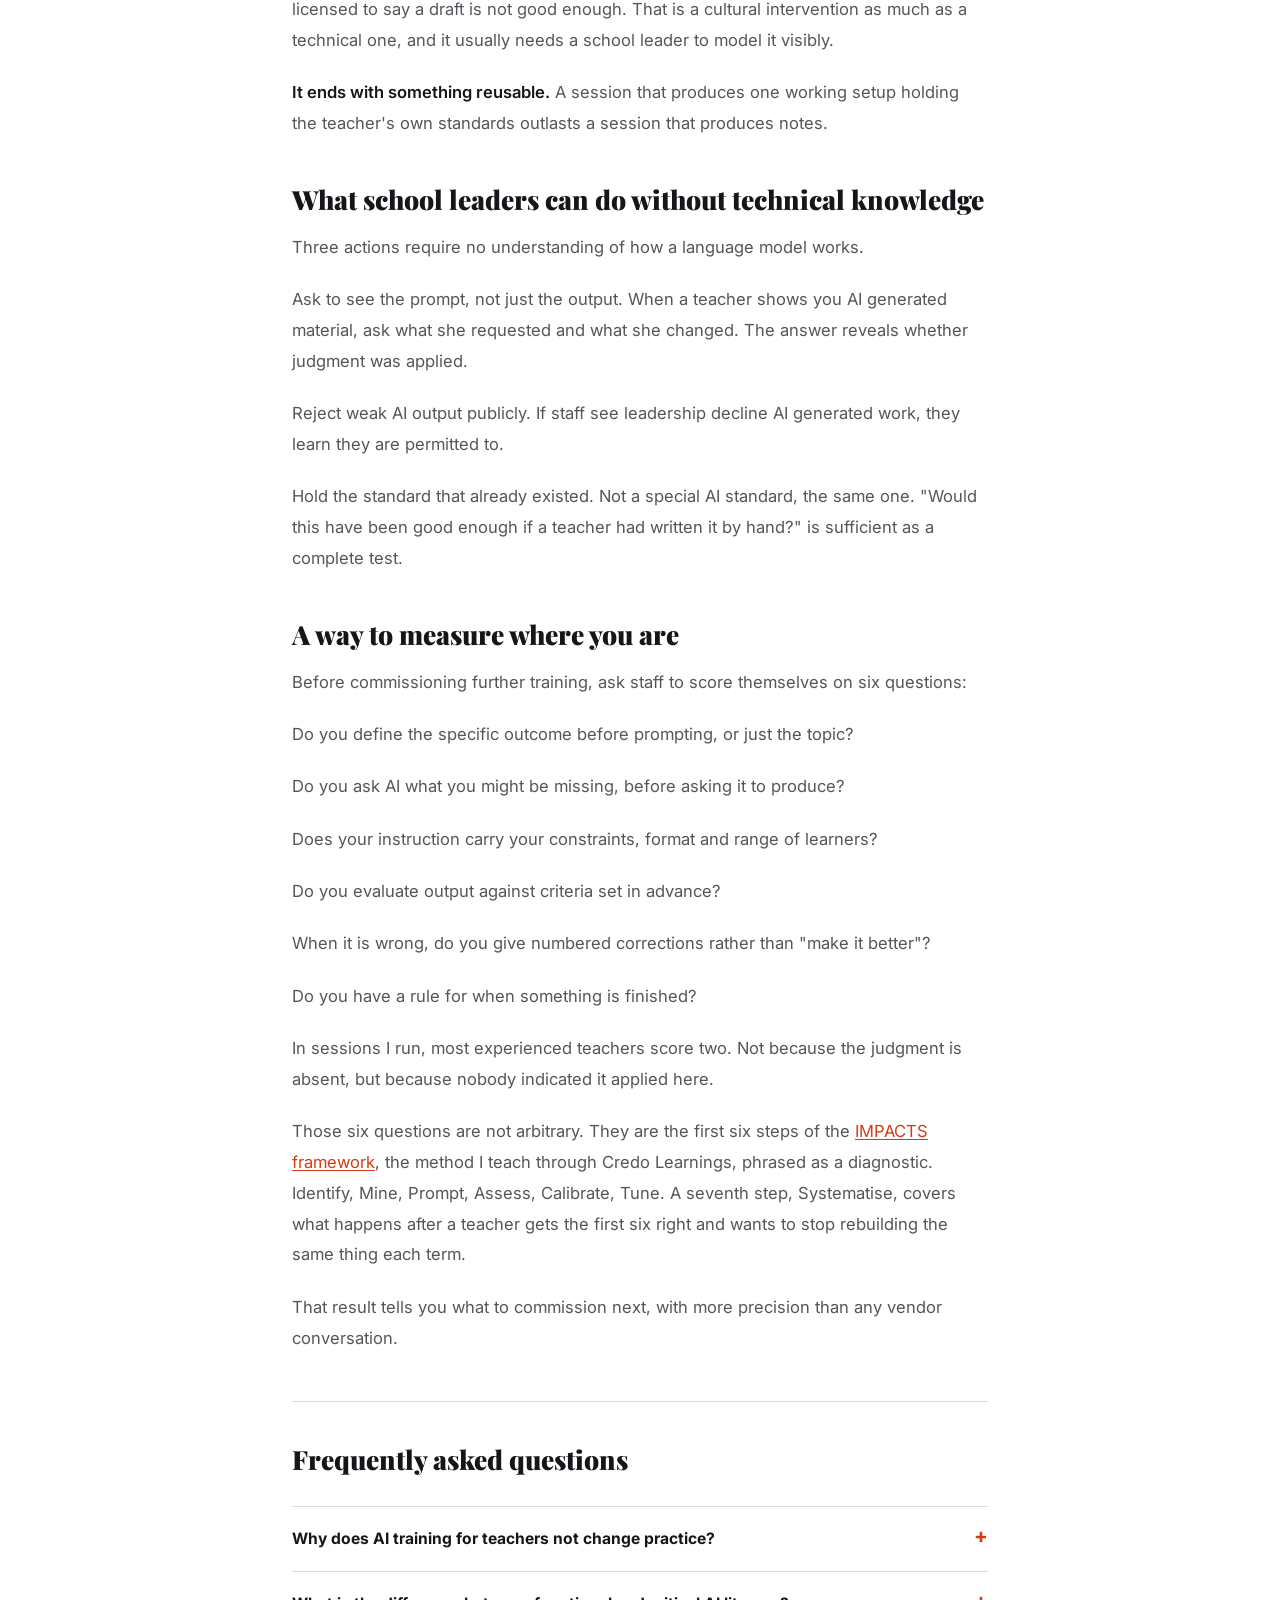
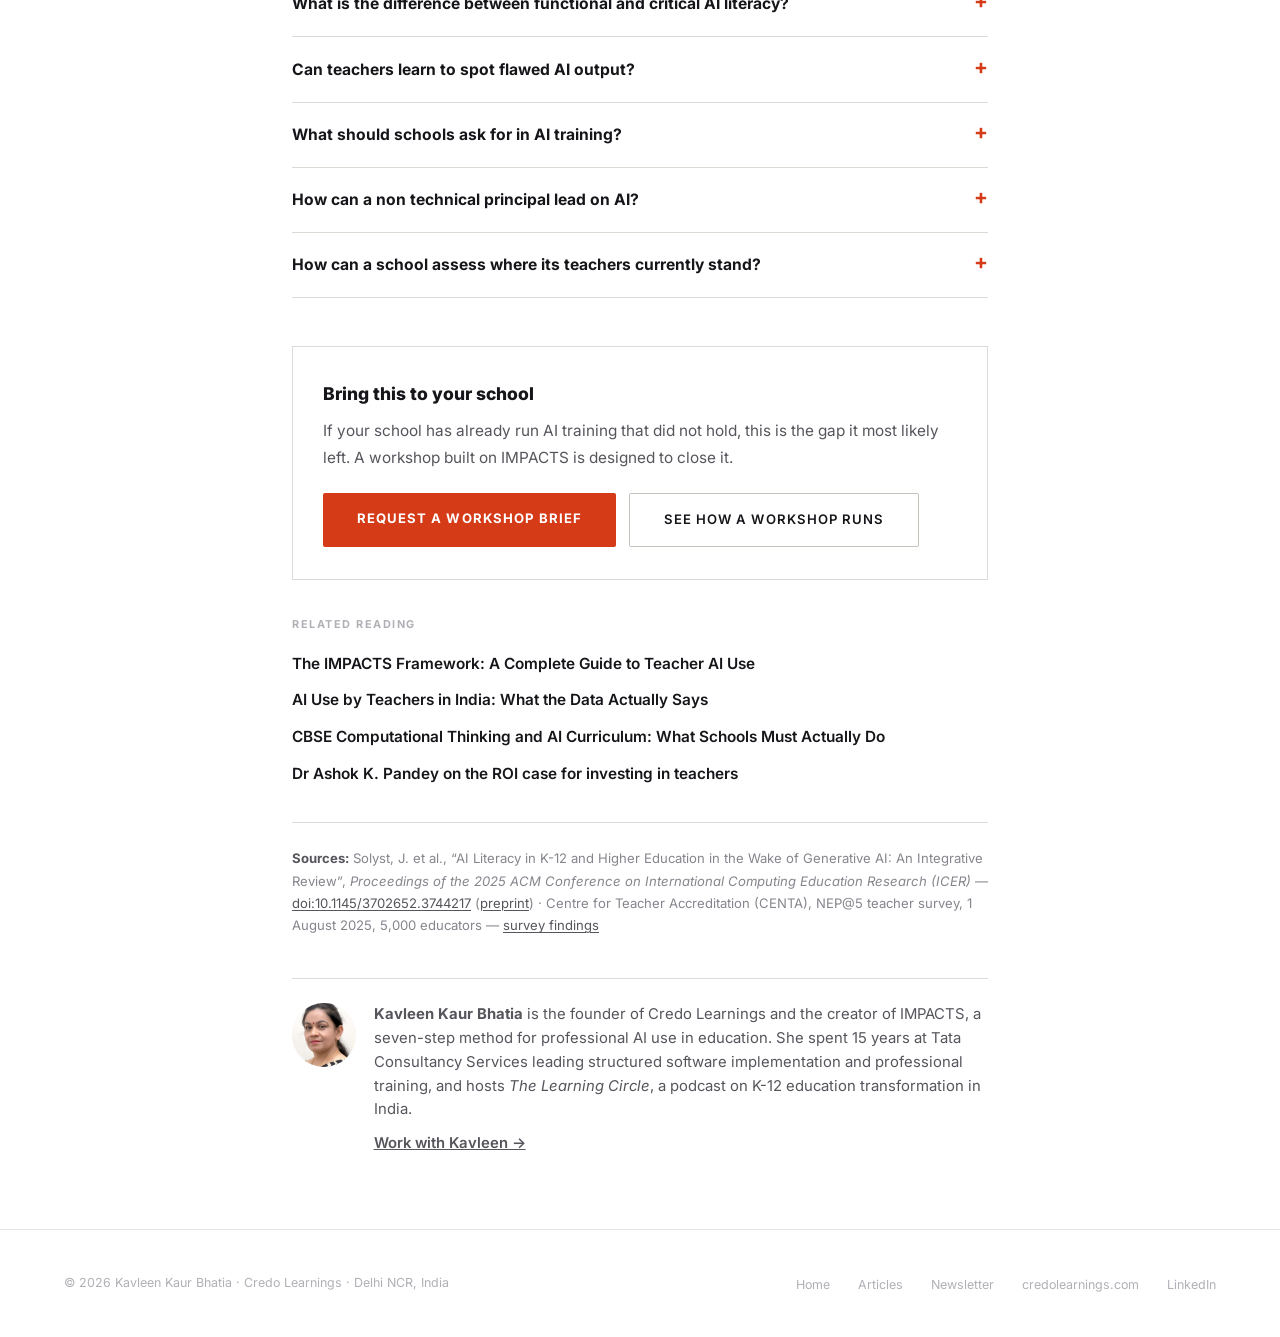
<file: why-ai-training-in-schools-fails.html>
<!DOCTYPE html>
<html lang="en">
<head>
  <meta charset="UTF-8" />
  <meta name="viewport" content="width=device-width, initial-scale=1.0" />

  <title>Why AI Training in Schools Fails, and What to Do Instead</title>
  <meta name="description" content="Why one-off AI workshops often fail to become sustained classroom practice, and what more effective teacher AI development looks like." />
  <meta name="author" content="Kavleen Kaur Bhatia" />
  <meta name="robots" content="index, follow, max-image-preview:large, max-snippet:-1" />
  <link rel="canonical" href="https://www.kavleenkaur.com/why-ai-training-in-schools-fails" />
  <link rel="icon" href="/favicon.svg" type="image/svg+xml" />
  <link rel="alternate icon" href="/favicon-32.png" sizes="32x32" />
  <link rel="apple-touch-icon" href="/apple-touch-icon.png" />

  <meta property="og:type" content="article" />
  <meta property="og:url" content="https://www.kavleenkaur.com/why-ai-training-in-schools-fails" />
  <meta property="og:title" content="Why AI Training in Schools Fails, and What to Do Instead" />
  <meta property="og:description" content="Why one-off AI workshops often fail to become sustained classroom practice, and what more effective teacher AI development looks like." />
  <meta property="og:image" content="https://www.kavleenkaur.com/og-image.jpg" />
  <meta property="og:locale" content="en_IN" />
  <meta name="twitter:card" content="summary_large_image" />
  <meta name="twitter:title" content="Why AI Training in Schools Fails, and What to Do Instead" />
  <meta name="twitter:description" content="Why one-off AI workshops often fail to become sustained classroom practice, and what more effective teacher AI development looks like." />
  <meta name="twitter:image" content="https://www.kavleenkaur.com/og-image.jpg" />

  <script type="application/ld+json">
{
  "@context": "https://schema.org",
  "@graph": [
    {
      "@type": "Article",
      "@id": "https://www.kavleenkaur.com/why-ai-training-in-schools-fails#article",
      "headline": "Why AI Training in Schools Fails, and What to Do Instead",
      "description": "Why one-off AI workshops often fail to become sustained classroom practice, and what more effective teacher AI development looks like.",
      "datePublished": "2026-08-02",
      "dateModified": "2026-08-02",
      "author": {
        "@type": "Person",
        "name": "Kavleen Kaur Bhatia",
        "url": "https://www.kavleenkaur.com/",
        "jobTitle": "AI Trainer for Educators",
        "worksFor": {
          "@type": "Organization",
          "name": "Credo Learnings"
        }
      },
      "publisher": {
        "@type": "Organization",
        "name": "Credo Learnings",
        "url": "https://credolearnings.com/"
      },
      "mainEntityOfPage": "https://www.kavleenkaur.com/why-ai-training-in-schools-fails",
      "about": [
        {
          "@type": "Thing",
          "name": "Teacher Professional Development"
        },
        {
          "@type": "Thing",
          "name": "AI Literacy"
        },
        {
          "@type": "Thing",
          "name": "Artificial Intelligence in Education"
        }
      ],
      "inLanguage": "en-IN"
    },
    {
      "@type": "FAQPage",
      "@id": "https://www.kavleenkaur.com/why-ai-training-in-schools-fails#faq",
      "mainEntity": [
        {
          "@type": "Question",
          "name": "Why does AI training for teachers not change practice?",
          "acceptedAnswer": {
            "@type": "Answer",
            "text": "Because most of it teaches how to operate tools rather than how to evaluate what they produce. Operational skill alone does not improve output quality."
          }
        },
        {
          "@type": "Question",
          "name": "What is the difference between functional and critical AI literacy?",
          "acceptedAnswer": {
            "@type": "Answer",
            "text": "Functional literacy is operating the tool. Critical literacy is questioning, judging and overseeing its output. The distinction comes from an integrative review of 124 AI literacy studies presented at ACM ICER 2025."
          }
        },
        {
          "@type": "Question",
          "name": "Can teachers learn to spot flawed AI output?",
          "acceptedAnswer": {
            "@type": "Answer",
            "text": "Yes. It is a trainable skill that becomes fast with practice, though it is not intuitive without training."
          }
        },
        {
          "@type": "Question",
          "name": "What should schools ask for in AI training?",
          "acceptedAnswer": {
            "@type": "Answer",
            "text": "Training that uses teachers' real work, teaches evaluation before generation, and ends with something reusable rather than notes."
          }
        },
        {
          "@type": "Question",
          "name": "How can a non technical principal lead on AI?",
          "acceptedAnswer": {
            "@type": "Answer",
            "text": "By asking to see prompts rather than only outputs, rejecting weak AI work visibly, and holding the same quality standard that applied before AI existed."
          }
        },
        {
          "@type": "Question",
          "name": "How can a school assess where its teachers currently stand?",
          "acceptedAnswer": {
            "@type": "Answer",
            "text": "A six question self assessment, based on the first six steps of the IMPACTS framework, run in a staff meeting in about ten minutes."
          }
        }
      ]
    },
    {
      "@type": "BreadcrumbList",
      "itemListElement": [
        {
          "@type": "ListItem",
          "position": 1,
          "name": "Home",
          "item": "https://www.kavleenkaur.com/"
        },
        {
          "@type": "ListItem",
          "position": 2,
          "name": "Writing",
          "item": "https://www.kavleenkaur.com/writing"
        },
        {
          "@type": "ListItem",
          "position": 3,
          "name": "Why AI Training in Schools Fails, and What to Do Instead"
        }
      ]
    }
  ]
}
  </script>

  <link rel="preconnect" href="https://fonts.googleapis.com" />
  <link rel="preconnect" href="https://fonts.gstatic.com" crossorigin />
  <link href="https://fonts.googleapis.com/css2?family=Inter:wght@300;400;500;600;700;800;900&family=Playfair+Display:wght@700;900&display=swap" rel="stylesheet" />
  <link rel="stylesheet" href="/styles.css" />
<style>
.author-box{display:flex;gap:1.1rem;align-items:flex-start;margin:2.6rem 0 0;padding:1.5rem 0 0;border-top:1px solid #dcdcd7}
.author-box img{width:64px;height:64px;border-radius:50%;object-fit:cover;flex:0 0 64px}
.author-box p{margin:0 0 .6rem;font-size:.93rem;line-height:1.6;color:#55555c}
.author-box a{font-weight:600}
@media(max-width:600px){.author-box{flex-direction:column;gap:.9rem}}
</style>
</head>
<body>

  <nav aria-label="Main navigation">
    <a class="nav-logo" href="/">Kavleen Kaur Bhatia<span>.</span></a>
        <button class="nav-toggle" id="navToggle" type="button" aria-label="Open menu" aria-expanded="false" aria-controls="navLinks">
      <span></span><span></span><span></span>
    </button>
<ul class="nav-links" id="navLinks">
      <li><a href="/schools">For Schools</a></li>
      <li><a href="/#method">The IMPACTS Method</a></li>
      <li><a href="/#podcast">Podcast</a></li>
      <li><a href="/writing">Articles</a></li>
      <li><a href="/schools#enquire" class="nav-cta">Request a Brief</a></li>
    </ul>
  </nav>

  <main>
    <article class="article-wrap">
      <p class="breadcrumb"><a href="/">Home</a> &rsaquo; <a href="/writing">Writing</a></p>

      <h1>Why AI Training in Schools Fails, and What to Do Instead</h1>

      <p class="article-meta">
        By <strong>Kavleen Kaur Bhatia</strong>, Founder, Credo Learnings &middot;
        <time datetime="2026-08-02">2 August 2026</time>
      </p>

      <div class="short-answer">
        <strong>Short answer:</strong> Most school AI training teaches functional literacy, how to operate the tool, when the capability that actually changes classroom practice is critical literacy, how to question and judge what the tool produces. An integrative review of 124 AI literacy studies, presented at ACM ICER in 2025, distinguishes these clearly. Training that stops at operation produces teachers who are faster at generating material that looks finished, which is not the same as better material.
      </div>

      <div class="article-body">
      <h2>The six week pattern</h2>
      <p>A school runs an AI workshop. Attendance is good, feedback is positive, several teachers try things the following week.</p>
      <p>Six weeks later, practice often looks much as it did before.</p>
      <p>This is common enough to be predictable, and it is usually not a reflection of the trainer or the staff. It is a consequence of what was taught.</p>
      <h2>Three kinds of AI literacy</h2>
      <p>The 124 study review identifies three distinct things people mean when they say AI literacy.</p>
      <p><strong>Functional literacy.</strong> How to operate the tool. Which button, which prompt, which feature.</p>
      <p><strong>Critical literacy.</strong> How to question it. How to oversee output, judge it against a standard, and decide when not to use it at all.</p>
      <p><strong>Indirectly beneficial.</strong> What learning to work with AI teaches you about your own thinking and reasoning.</p>
      <p>Much school AI training delivers the first and stops there.</p>
      <p>There are understandable reasons. Functional content is easy to demonstrate, easy to structure into a ninety minute session, and produces visible activity in the room. Critical literacy is slower, less demonstrable, and requires the trainer to know the participants' actual work.</p>
      <p>But functional literacy alone changes very little, for a reason that is worth stating plainly.</p>
      <p>A teacher who can operate ChatGPT but has never been shown how to interrogate it is not much better equipped than a teacher who never opened it. She is faster at producing something that looks finished.</p>
      <p>The national data supports this. CENTA's 2025 survey of over 5,000 Indian educators found 67 percent rating their AI skills as above average, while only 57 percent could identify a basic AI misconception. Confidence is running ahead of capability, which is exactly what training that stops at operation produces. The full picture is in <a href="/ai-use-by-teachers-india-data">what the data actually says about AI use by teachers in India</a>.</p>
      <h2>The specific failure this creates</h2>
      <p>Two failure modes appear in staff rooms, and they look opposite while sharing a cause.</p>
      <p>Some teachers over-trust. The output arrives formatted, confident and grammatical, so it is accepted. An assessment stating that water evaporates only at 100 degrees goes to forty children, not because the teacher does not know the science, but because the output did not look like something requiring a check.</p>
      <p>Others avoid entirely. Sensing that they cannot evaluate what they are being given, they decline to use it, which is a rational response to an unfamiliar instrument with no calibration.</p>
      <p>Both come from the same place: not knowing what to do with professional judgment when AI is in the room.</p>
      <h2>The correction worth making</h2>
      <p>It is often said that you cannot distinguish a good AI output from a flawed one by looking at it.</p>
      <p>That is not quite true, and the imprecision matters, because if nobody can tell then there is no point training anyone.</p>
      <p>The accurate statement is that you cannot tell if you have never been trained for it and have not practised. Once you have, you can, quite quickly, and it stops feeling like additional work.</p>
      <p>That is the entire difference between a workshop and a method.</p>
      <h2>What effective training does differently</h2>
      <p><strong>It starts from what teachers already have.</strong> An experienced teacher already defines outcomes before planning, already anticipates misconceptions, already evaluates her materials against a standard and revises them. Those are the same judgments AI use requires. Effective training makes that transfer explicit rather than teaching the judgments from scratch.</p>
      <p><strong>It uses the teacher's real work.</strong> Not an invented example about the solar system, but the assessment she is genuinely setting on Thursday. Transfer from artificial examples is weak, and teachers know it.</p>
      <p><strong>It teaches evaluation before generation.</strong> If a teacher can reliably identify why an output is inadequate, the generation problem largely solves itself. The reverse is not true.</p>
      <p><strong>It makes rejection normal.</strong> The single most useful behaviour change is teachers feeling licensed to say a draft is not good enough. That is a cultural intervention as much as a technical one, and it usually needs a school leader to model it visibly.</p>
      <p><strong>It ends with something reusable.</strong> A session that produces one working setup holding the teacher's own standards outlasts a session that produces notes.</p>
      <h2>What school leaders can do without technical knowledge</h2>
      <p>Three actions require no understanding of how a language model works.</p>
      <p>Ask to see the prompt, not just the output. When a teacher shows you AI generated material, ask what she requested and what she changed. The answer reveals whether judgment was applied.</p>
      <p>Reject weak AI output publicly. If staff see leadership decline AI generated work, they learn they are permitted to.</p>
      <p>Hold the standard that already existed. Not a special AI standard, the same one. "Would this have been good enough if a teacher had written it by hand?" is sufficient as a complete test.</p>
      <h2>A way to measure where you are</h2>
      <p>Before commissioning further training, ask staff to score themselves on six questions:</p>
      <p>Do you define the specific outcome before prompting, or just the topic?</p>
      <p>Do you ask AI what you might be missing, before asking it to produce?</p>
      <p>Does your instruction carry your constraints, format and range of learners?</p>
      <p>Do you evaluate output against criteria set in advance?</p>
      <p>When it is wrong, do you give numbered corrections rather than "make it better"?</p>
      <p>Do you have a rule for when something is finished?</p>
      <p>In sessions I run, most experienced teachers score two. Not because the judgment is absent, but because nobody indicated it applied here.</p>
      <p>Those six questions are not arbitrary. They are the first six steps of the <a href="/impacts-framework">IMPACTS framework</a>, the method I teach through Credo Learnings, phrased as a diagnostic. Identify, Mine, Prompt, Assess, Calibrate, Tune. A seventh step, Systematise, covers what happens after a teacher gets the first six right and wants to stop rebuilding the same thing each term.</p>
      <p>That result tells you what to commission next, with more precision than any vendor conversation.</p>
      </div>

      <section class="faq-block">
        <h2>Frequently asked questions</h2>
      <details>
        <summary>Why does AI training for teachers not change practice?</summary>
        <p>Because most of it teaches how to operate tools rather than how to evaluate what they produce. Operational skill alone does not improve output quality.</p>
      </details>
      <details>
        <summary>What is the difference between functional and critical AI literacy?</summary>
        <p>Functional literacy is operating the tool. Critical literacy is questioning, judging and overseeing its output. The distinction comes from an integrative review of 124 AI literacy studies presented at ACM ICER 2025.</p>
      </details>
      <details>
        <summary>Can teachers learn to spot flawed AI output?</summary>
        <p>Yes. It is a trainable skill that becomes fast with practice, though it is not intuitive without training.</p>
      </details>
      <details>
        <summary>What should schools ask for in AI training?</summary>
        <p>Training that uses teachers' real work, teaches evaluation before generation, and ends with something reusable rather than notes.</p>
      </details>
      <details>
        <summary>How can a non technical principal lead on AI?</summary>
        <p>By asking to see prompts rather than only outputs, rejecting weak AI work visibly, and holding the same quality standard that applied before AI existed.</p>
      </details>
      <details>
        <summary>How can a school assess where its teachers currently stand?</summary>
        <p>A six question self assessment, based on the first six steps of the IMPACTS framework, run in a staff meeting in about ten minutes.</p>
      </details>
      </section>

      <aside class="article-cta">
        <h3>Bring this to your school</h3>
        <p>If your school has already run AI training that did not hold, this is the gap it most likely left. A workshop built on IMPACTS is designed to close it.</p>
        <div style="display: flex; gap: 0.85rem; flex-wrap: wrap;">
          <a href="/schools#enquire" class="btn-primary">Request a workshop brief</a>
          <a href="/schools" class="btn-secondary">See how a workshop runs</a>
        </div>
      </aside>

      <nav class="article-related" aria-label="Related articles">
        <h3>Related reading</h3>
        <ul>
        <li><a href="/impacts-framework">The IMPACTS Framework: A Complete Guide to Teacher AI Use</a></li>
        <li><a href="/ai-use-by-teachers-india-data">AI Use by Teachers in India: What the Data Actually Says</a></li>
        <li><a href="/cbse-ct-ai-curriculum-teacher-readiness">CBSE Computational Thinking and AI Curriculum: What Schools Must Actually Do</a></li><li><a href="/the-learning-circle-ashok-pandey">Dr Ashok K. Pandey on the ROI case for investing in teachers</a></li></ul>
      </nav>

      <p class="article-sources"><strong>Sources:</strong> Solyst, J. et al., &ldquo;AI Literacy in K-12 and Higher Education in the Wake of Generative AI: An Integrative Review&rdquo;, <em>Proceedings of the 2025 ACM Conference on International Computing Education Research (ICER)</em> &mdash; <a href="https://dl.acm.org/doi/10.1145/3702652.3744217" rel="nofollow">doi:10.1145/3702652.3744217</a> (<a href="https://arxiv.org/abs/2503.00079" rel="nofollow">preprint</a>) &middot; Centre for Teacher Accreditation (CENTA), NEP@5 teacher survey, 1 August 2025, 5,000 educators &mdash; <a href="https://cxotoday.com/press-release/ai-tools-take-centre-stage-in-classrooms-as-nep-turns-five-centa-survey-finds-over-70-of-indian-teachers-already-using-ai/" rel="nofollow">survey findings</a></p>
    
      <div class="author-box">
        <img src="/kavleen-kaur-bhatia.jpg" alt="Kavleen Kaur Bhatia" width="64" height="64" loading="lazy">
        <div>
          <p><strong>Kavleen Kaur Bhatia</strong> is the founder of Credo Learnings and the creator of IMPACTS, a seven-step method for professional AI use in education. She spent 15 years at Tata Consultancy Services leading structured software implementation and professional training, and hosts <em>The Learning Circle</em>, a podcast on K-12 education transformation in India.</p>
          <p><a href="/schools">Work with Kavleen &rarr;</a></p>
        </div>
      </div>
    </article>
  </main>

  <footer>
    <p>&copy; 2026 Kavleen Kaur Bhatia &middot; Credo Learnings &middot; Delhi NCR, India</p>
    <ul class="footer-links">
      <li><a href="/">Home</a></li>
      <li><a href="/writing">Articles</a></li>
      <li><a href="/#newsletter">Newsletter</a></li>
      <li><a href="https://credolearnings.com/" target="_blank" rel="noopener">credolearnings.com</a></li>
      <li><a href="https://www.linkedin.com/in/kavleen-kaur-bhatia/" target="_blank" rel="noopener">LinkedIn</a></li>
    </ul>
  </footer>

<!-- Cloudflare Web Analytics --><script type='module' src='https://static.cloudflareinsights.com/beacon.min.js' data-cf-beacon='{"token": "6b2d1cc4017348f6bbc40cde86c7a890"}'></script><!-- End Cloudflare Web Analytics -->

<script>
(function(){
  var toggle = document.getElementById('navToggle');
  var links = document.getElementById('navLinks');
  if (!toggle || !links) return;
  toggle.addEventListener('click', function(){
    var isOpen = links.classList.toggle('open');
    toggle.classList.toggle('open', isOpen);
    toggle.setAttribute('aria-expanded', isOpen ? 'true' : 'false');
  });
  links.querySelectorAll('a').forEach(function(a){
    a.addEventListener('click', function(){
      links.classList.remove('open');
      toggle.classList.remove('open');
      toggle.setAttribute('aria-expanded', 'false');
    });
  });
})();
</script>
</body>
</html>
</file>
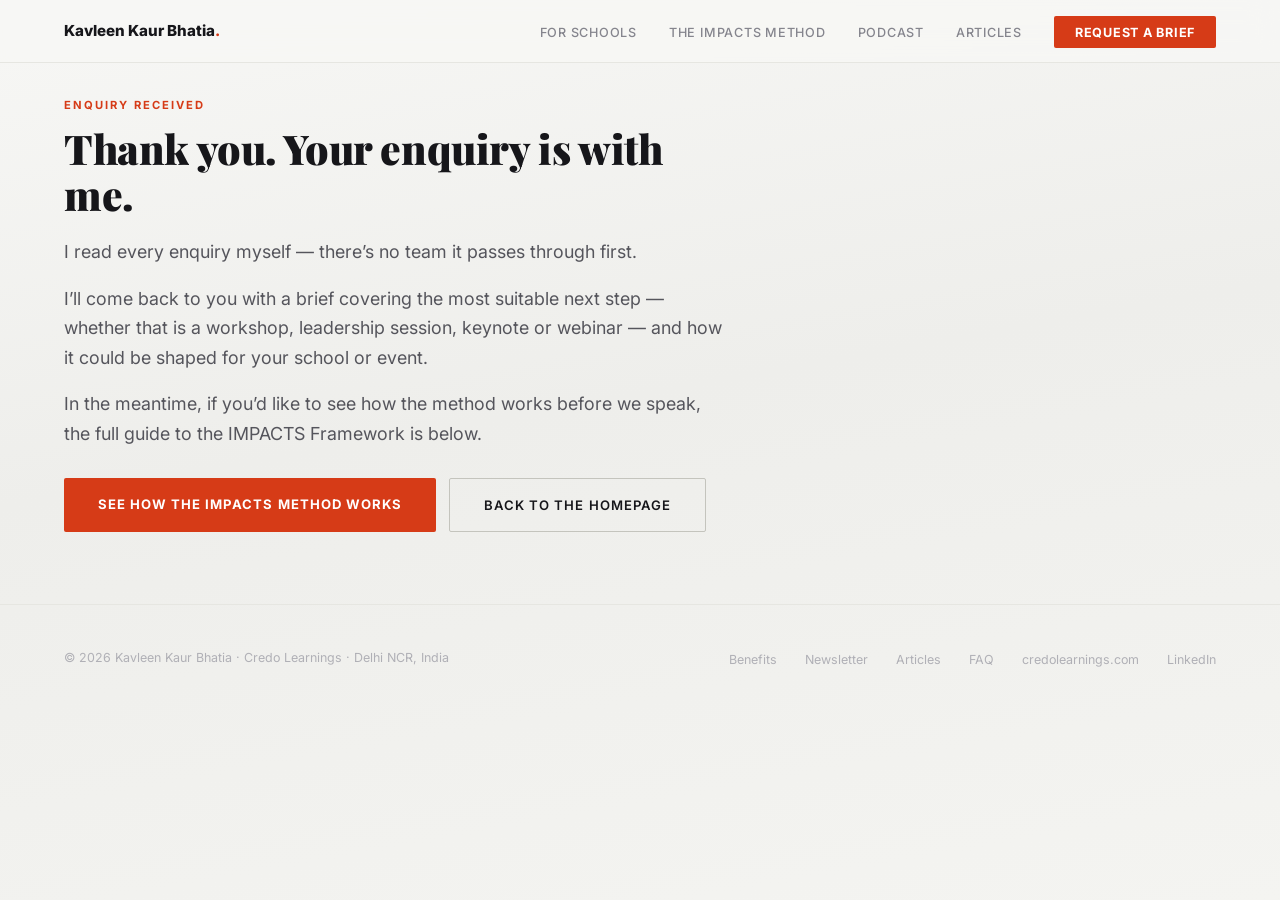
<file: workshop-enquiry-received.html>
<!DOCTYPE html>
<html lang="en">
<head>
<meta charset="utf-8">
<meta name="viewport" content="width=device-width, initial-scale=1.0">
<title>Thank you | Kavleen Kaur Bhatia</title>
<meta name="description" content="Your enquiry has been received.">
<meta name="author" content="Kavleen Kaur Bhatia">
<link rel="canonical" href="https://www.kavleenkaur.com/workshop-enquiry-received">
  <link rel="icon" href="/favicon.svg" type="image/svg+xml" />
  <link rel="alternate icon" href="/favicon-32.png" sizes="32x32" />
  <link rel="apple-touch-icon" href="/apple-touch-icon.png" />
<meta name="robots" content="noindex, nofollow">
<meta property="og:type" content="website">
<meta property="og:url" content="https://www.kavleenkaur.com/schools">
<meta property="og:title" content="AI Workshops for Schools | Kavleen Kaur Bhatia">
<meta property="og:description" content="AI capability workshops built on the IMPACTS Framework, scoped to your school.">
<meta property="og:image" content="https://www.kavleenkaur.com/og-image.jpg">
<meta name="twitter:card" content="summary_large_image">
<link rel="preconnect" href="https://fonts.googleapis.com">
<link rel="preconnect" href="https://fonts.gstatic.com" crossorigin>
<link href="https://fonts.googleapis.com/css2?family=Inter:wght@300;400;500;600;700;800;900&family=Playfair+Display:wght@700;900&display=swap" rel="stylesheet" />

<style>
    *, *::before, *::after { box-sizing: border-box; margin: 0; padding: 0; }

    :root {
      --accent: #d63b17;
      --accent-dark: #b32f10;
      --text: #16161a;
      --text-mid: #55555c;
      --text-soft: #85858d;
      --text-faint: #b0b0b6;
      --border: #dcdcd7;
      --border-soft: #e6e6e1;
      --panel: #ffffff;
      --panel-tint: #ececeb;
    }

    html { scroll-behavior: smooth; }

    body {
      font-family: 'Inter', -apple-system, BlinkMacSystemFont, sans-serif;
      background: linear-gradient(170deg, #f7f7f5 0%, #eeeeeb 45%, #f4f4f1 100%);
      background-attachment: fixed;
      color: var(--text);
      line-height: 1.65;
      overflow-x: hidden;
      -webkit-font-smoothing: antialiased;
    }

    a { color: inherit; }

    /* NAV */
    nav {
      position: fixed; top: 0; left: 0; right: 0; z-index: 100;
      display: flex; justify-content: space-between; align-items: center;
      padding: 1.1rem 4rem;
      background: rgba(247,247,245,0.92);
      backdrop-filter: blur(14px);
      border-bottom: 1px solid var(--border-soft);
    }
    .nav-logo { font-weight: 800; font-size: 0.95rem; color: var(--text); text-decoration: none; }
    .nav-logo span { color: var(--accent); }
    .nav-links { display: flex; gap: 2rem; list-style: none; align-items: center; }
    .nav-links a {
      color: var(--text-soft); text-decoration: none; font-size: 0.79rem;
      font-weight: 500; letter-spacing: 0.06em; text-transform: uppercase; transition: color 0.2s;
    }
    .nav-links a:hover { color: var(--text); }
    .nav-toggle {
      display: none; flex-direction: column; justify-content: center; align-items: center; gap: 5px;
      min-width: 44px; min-height: 44px; padding: 0; border: 0; background: transparent; cursor: pointer;
      -webkit-tap-highlight-color: transparent;
    }
    .nav-toggle span {
      display: block; width: 22px; height: 2px; background: var(--text); border-radius: 2px;
      transition: transform 0.25s ease, opacity 0.2s ease;
    }
    .nav-toggle.open span:nth-child(1) { transform: translateY(7px) rotate(45deg); }
    .nav-toggle.open span:nth-child(2) { opacity: 0; }
    .nav-toggle.open span:nth-child(3) { transform: translateY(-7px) rotate(-45deg); }
    .nav-cta {
      background: var(--accent); color: #fff !important;
      padding: 0.55rem 1.3rem; border-radius: 2px; font-weight: 700 !important;
    }
    .nav-cta:hover { background: var(--accent-dark); }

    /* HERO */
    .hero {
      display: grid; grid-template-columns: 1.2fr 0.8fr;
      align-items: center; padding: 9rem 4rem 4rem; gap: 4rem; position: relative;
    }
    .hero::before {
      content: ''; position: absolute; top: 0; right: -8%;
      width: 620px; height: 620px; border-radius: 50%;
      background: radial-gradient(circle, rgba(214,59,23,0.07) 0%, transparent 68%);
      pointer-events: none; z-index: 0;
    }
    .hero > * { position: relative; z-index: 1; }

    .hero-eyebrow {
      font-size: 0.75rem; font-weight: 700; letter-spacing: 0.16em;
      text-transform: uppercase; color: var(--accent); margin-bottom: 1.35rem;
    }
    .hero h1 {
      font-family: 'Playfair Display', Georgia, serif;
      font-size: clamp(2.3rem, 3.9vw, 3.6rem);
      font-weight: 900; line-height: 1.1; letter-spacing: -0.015em; margin-bottom: 1.5rem;
    }
    .hero h1 em { font-style: normal; color: var(--accent); }
    .hero-sub {
      font-size: 1.1rem; color: var(--text-mid); max-width: 560px;
      line-height: 1.8; margin-bottom: 2.25rem;
    }
    .hero-btns { display: flex; gap: 0.85rem; flex-wrap: wrap; }

    .btn-primary {
      display: inline-block; background: var(--accent); color: #fff;
      padding: 0.95rem 2.1rem; font-size: 0.82rem; font-weight: 700;
      letter-spacing: 0.08em; text-transform: uppercase; text-decoration: none;
      border-radius: 2px; transition: background 0.2s, transform 0.15s;
    }
    .btn-primary:hover { background: var(--accent-dark); transform: translateY(-1px); }

    .btn-secondary {
      display: inline-block; border: 1px solid #c4c4bd; color: var(--text);
      padding: 0.95rem 2.1rem; font-size: 0.82rem; font-weight: 600;
      letter-spacing: 0.08em; text-transform: uppercase; text-decoration: none;
      border-radius: 2px; transition: border-color 0.2s, transform 0.15s;
    }
    .btn-secondary:hover { border-color: var(--text); transform: translateY(-1px); }

    .hero-portrait { display: flex; flex-direction: column; gap: 1rem; }
    .portrait-box {
      width: 100%; aspect-ratio: 4/5;
      border: 1px solid var(--border); overflow: hidden;
      background: #e9e9e4;
    }
    .portrait-box img { width: 100%; height: 100%; object-fit: cover; display: block; }
    .portrait-card { background: var(--panel); border: 1px solid var(--border); padding: 1.1rem 1.25rem; }
    .portrait-card h2 { font-size: 0.98rem; font-weight: 700; margin-bottom: 0.15rem; }
    .portrait-card p { font-size: 0.79rem; color: var(--text-soft); }

    /* SECTIONS */
    section { padding: 5.5rem 4rem; }
    .section-eyebrow {
      font-size: 0.7rem; font-weight: 700; letter-spacing: 0.18em;
      text-transform: uppercase; color: var(--accent); margin-bottom: 0.7rem;
    }
    .section-title {
      font-family: 'Playfair Display', Georgia, serif;
      font-size: clamp(1.9rem, 3.2vw, 2.85rem);
      font-weight: 900; line-height: 1.12; letter-spacing: -0.01em;
      margin-bottom: 1.25rem; max-width: 820px;
    }
    .section-intro { font-size: 1.04rem; color: var(--text-mid); max-width: 720px; line-height: 1.8; }
    .divider { height: 1px; background: var(--border-soft); margin: 0 4rem; }
    .panel-section {
      background: var(--panel-tint);
      border-top: 1px solid var(--border-soft);
      border-bottom: 1px solid var(--border-soft);
    }

    /* SHIFTS */
    .shifts {
      display: grid; grid-template-columns: repeat(5, 1fr);
      gap: 1px; background: var(--border);
      border: 1px solid var(--border); margin-top: 2.75rem;
    }
    .shift { background: var(--panel); padding: 2rem 1.6rem; }
    .shift-num {
      font-family: 'Playfair Display', serif; font-size: 1.35rem;
      font-weight: 900; color: var(--accent); line-height: 1; margin-bottom: 1rem;
    }
    .shift h3 { font-size: 1.02rem; font-weight: 800; line-height: 1.3; margin-bottom: 0.55rem; }
    .shift p { font-size: 0.88rem; color: var(--text-mid); line-height: 1.7; }

    .shift-note {
      margin-top: 1.75rem; font-size: 0.92rem; color: var(--text-soft);
      max-width: 640px; line-height: 1.7;
    }

    /* METHOD */
    .method-grid {
      display: grid; grid-template-columns: 0.85fr 1.15fr;
      gap: 3.5rem; align-items: center; margin-top: 2.75rem;
    }
    .method-mark {
      font-family: 'Playfair Display', serif; font-size: 3.4rem; font-weight: 900;
      color: var(--accent); line-height: 1;
    }
    .method-mark small {
      display: block; font-family: 'Inter', sans-serif; font-size: 0.64rem;
      font-weight: 700; letter-spacing: 0.14em; text-transform: uppercase;
      color: var(--text-faint); margin-top: 0.6rem;
    }
    .method-body p { font-size: 1.02rem; color: var(--text-mid); line-height: 1.85; margin-bottom: 1.2rem; }
    .method-body p:last-child { margin-bottom: 0; }
    .method-body p strong { color: var(--text); font-weight: 600; }

    .method-gains {
      display: grid; grid-template-columns: repeat(3, 1fr);
      gap: 1px; background: var(--border);
      border: 1px solid var(--border); margin-top: 2.5rem;
    }
    .gain { background: var(--panel); padding: 1.8rem 1.7rem; }
    .gain h3 { font-size: 0.97rem; font-weight: 800; margin-bottom: 0.45rem; }
    .gain p { font-size: 0.87rem; color: var(--text-mid); line-height: 1.7; }

    /* AUDIENCE */
    .aud-grid { display: grid; grid-template-columns: 1fr 1fr; gap: 1px; background: var(--border); border: 1px solid var(--border); margin-top: 2.75rem; }
    .aud-card { background: var(--panel); padding: 2.4rem 2.25rem; }
    .aud-tag {
      display: inline-block; font-size: 0.62rem; font-weight: 700;
      letter-spacing: 0.12em; text-transform: uppercase; color: var(--accent); margin-bottom: 0.75rem;
    }
    .aud-card h3 { font-size: 1.25rem; font-weight: 800; margin-bottom: 0.75rem; line-height: 1.3; }
    .aud-card > p { font-size: 0.93rem; color: var(--text-mid); line-height: 1.78; margin-bottom: 1.3rem; }
    .aud-list { list-style: none; display: flex; flex-direction: column; gap: 0.7rem; }
    .aud-list li {
      font-size: 0.88rem; color: var(--text-mid); padding-left: 1.3rem;
      position: relative; line-height: 1.6;
    }
    .aud-list li::before {
      content: ''; position: absolute; left: 0; top: 0.62em;
      width: 5px; height: 5px; background: var(--accent); border-radius: 50%;
    }

    /* JOURNEY */
    .journey-grid {
      display: grid; grid-template-columns: repeat(3, 1fr);
      gap: 1px; background: var(--border); border: 1px solid var(--border); margin-top: 2.75rem;
    }
    .journey-step { background: var(--panel); padding: 2.4rem 2rem; }
    .journey-num {
      display: inline-flex; align-items: center; justify-content: center;
      width: 38px; height: 38px; background: var(--accent); color: #fff;
      font-family: 'Playfair Display', serif; font-size: 1.1rem; font-weight: 900; margin-bottom: 1.1rem;
    }
    .journey-step h3 { font-size: 1.08rem; font-weight: 800; margin-bottom: 0.6rem; }
    .journey-step p { font-size: 0.9rem; color: var(--text-mid); line-height: 1.75; }

    /* PROOF */
    .proof-grid {
      display: grid; grid-template-columns: repeat(3, 1fr);
      gap: 1px; background: var(--border); border: 1px solid var(--border); margin-top: 2.5rem;
    }
    .proof-item { background: var(--panel); padding: 2rem; }
    .proof-num {
      font-family: 'Playfair Display', serif; font-size: 2.4rem; font-weight: 900;
      color: var(--accent); line-height: 1; margin-bottom: 0.5rem;
    }
    .proof-text { font-size: 0.88rem; color: var(--text-mid); line-height: 1.65; }
    .proof-src { display: block; margin-top: 0.7rem; font-size: 0.73rem; color: var(--text-faint); }

    /* ABOUT */
    .about-grid { display: grid; grid-template-columns: 1fr 1fr; gap: 3.5rem; align-items: start; margin-top: 2.5rem; }
    .about-text p { font-size: 1.02rem; color: var(--text-mid); line-height: 1.85; margin-bottom: 1.3rem; }
    .about-text p strong { color: var(--text); font-weight: 600; }
    .creds-list { background: var(--panel); border: 1px solid var(--border); padding: 1.9rem; }
    .creds-list h3 {
      font-size: 0.68rem; font-weight: 700; letter-spacing: 0.14em;
      text-transform: uppercase; color: var(--text-faint); margin-bottom: 1.2rem;
    }
    .creds-list ul { list-style: none; display: flex; flex-direction: column; gap: 0.9rem; }
    .creds-list li {
      font-size: 0.89rem; color: var(--text-mid); padding-left: 1.15rem;
      position: relative; line-height: 1.5;
    }
    .creds-list li::before {
      content: ''; position: absolute; left: 0; top: 0.6em;
      width: 5px; height: 5px; background: var(--accent); border-radius: 50%;
    }

    /* PODCAST */
    .podcast-head { margin-bottom: 2.5rem; }
    .podcast-meta { display: flex; gap: 2.5rem; padding-bottom: 0.4rem; }
    .podcast-meta div span:first-child {
      display: block; font-family: 'Playfair Display', serif;
      font-size: 1.7rem; font-weight: 900; color: var(--accent); line-height: 1;
    }
    .podcast-meta div span:last-child {
      font-size: 0.7rem; letter-spacing: 0.1em; text-transform: uppercase; color: var(--text-soft);
    }
    .guest-grid { display: grid; grid-template-columns: repeat(3, 1fr); gap: 1px; background: var(--border); border: 1px solid var(--border); }
    .guest-card {
      background: var(--panel); padding: 1.7rem;
      text-decoration: none; display: block; transition: background 0.2s;
    }
    .guest-card:hover { background: #fcfcfa; }
    .guest-card:hover h3 { color: var(--accent); }
    .guest-card h3 { font-size: 0.98rem; font-weight: 700; margin-bottom: 0.28rem; line-height: 1.3; transition: color 0.2s; }
    .guest-card p { font-size: 0.82rem; color: var(--text-soft); line-height: 1.6; }
    .guest-status {
      display: inline-block; font-size: 0.59rem; font-weight: 700;
      letter-spacing: 0.1em; text-transform: uppercase; color: var(--text-faint); margin-bottom: 0.55rem;
    }
    .guest-status.aired { color: var(--accent); }

    /* SPEAKING */
    .speaking-grid { display: grid; grid-template-columns: repeat(3, 1fr); gap: 0.9rem; margin-top: 2.25rem; }
    .speak-tile {
      position: relative; aspect-ratio: 4/3; background: #e4e4df;
      border: 1px solid var(--border); overflow: hidden; display: flex; align-items: flex-end;
    }
    .speak-tile img { position: absolute; inset: 0; width: 100%; height: 100%; object-fit: cover; }
    .speak-empty {
      position: absolute; inset: 0; display: flex; align-items: center; justify-content: center;
      color: var(--text-faint); font-size: 0.68rem; letter-spacing: 0.1em; text-transform: uppercase;
    }
    .speak-caption {
      position: relative; z-index: 1; width: 100%;
      background: linear-gradient(transparent, rgba(0,0,0,0.78)); padding: 1.5rem 1rem 0.85rem;
    }
    .speak-caption strong { display: block; font-size: 0.78rem; font-weight: 700; color: #fff; line-height: 1.3; }
    .speak-caption span { font-size: 0.67rem; color: rgba(255,255,255,0.72); }

    /* WRITING */
    .writing-grid { display: grid; grid-template-columns: repeat(3, 1fr); gap: 1px; background: var(--border); border: 1px solid var(--border); margin-top: 2.5rem; }
    .write-slot {
      background: #fbfbf9; border: 1.5px dashed #d4d4cd; padding: 2.6rem 1.75rem;
      text-align: center; display: flex; flex-direction: column; align-items: center; gap: 0.6rem;
    }
    .write-slot span { font-size: 1.3rem; color: var(--text-faint); }
    .write-slot p { font-size: 0.8rem; color: var(--text-faint); line-height: 1.55; }

    /* FAQ */
    .faq-list { margin-top: 2.5rem; max-width: 840px; }
    .faq-list details { border-top: 1px solid var(--border); padding: 1.4rem 0; }
    .faq-list details:last-child { border-bottom: 1px solid var(--border); }
    .faq-list summary {
      font-size: 1rem; font-weight: 700; color: var(--text); cursor: pointer;
      list-style: none; display: flex; justify-content: space-between; align-items: flex-start; gap: 1.5rem;
    }
    .faq-list summary::-webkit-details-marker { display: none; }
    .faq-list summary::after { content: '+'; color: var(--accent); font-size: 1.3rem; line-height: 1; flex-shrink: 0; }
    .faq-list details[open] summary::after { content: '\2212'; }
    .faq-list details p { margin-top: 0.9rem; font-size: 0.93rem; color: var(--text-mid); line-height: 1.8; max-width: 750px; }

    /* CONTACT */
    .contact { background: var(--accent); padding: 5.5rem 4rem; text-align: center; }
    .contact .section-eyebrow { color: rgba(255,255,255,0.8); font-size: 0.78rem; margin-bottom: 1.75rem; }
    .contact .section-title { color: #fff; max-width: 780px; margin: 0 auto 1.25rem; }
    .contact > p {
      font-size: 1.04rem; color: rgba(255,255,255,0.85);
      max-width: 580px; margin: 0 auto 2.25rem; line-height: 1.75;
    }
    .contact-links { display: flex; gap: 0.85rem; justify-content: center; flex-wrap: wrap; }
    .btn-white {
      display: inline-block; background: #fff; color: var(--accent);
      padding: 0.95rem 2.1rem; font-size: 0.82rem; font-weight: 700;
      letter-spacing: 0.08em; text-transform: uppercase; text-decoration: none;
      border-radius: 2px; transition: opacity 0.2s;
    }
    .btn-white:hover { opacity: 0.92; }
    .btn-ghost {
      display: inline-block; border: 1.5px solid rgba(255,255,255,0.55); color: #fff;
      padding: 0.95rem 2.1rem; font-size: 0.82rem; font-weight: 600;
      letter-spacing: 0.08em; text-transform: uppercase; text-decoration: none;
      border-radius: 2px; transition: border-color 0.2s;
    }
    .btn-ghost:hover { border-color: #fff; }
    .contact-direct { margin-top: 2.25rem; font-size: 0.85rem; color: rgba(255,255,255,0.8); }
    .contact-direct a { color: #fff; }

    /* FOOTER */
    footer {
      padding: 2.5rem 4rem; border-top: 1px solid var(--border-soft);
      display: flex; justify-content: space-between; align-items: center; gap: 2rem; flex-wrap: wrap;
    }
    footer p { font-size: 0.78rem; color: var(--text-faint); }
    .footer-links { display: flex; gap: 1.75rem; list-style: none; flex-wrap: wrap; }
    .footer-links a { font-size: 0.78rem; color: var(--text-faint); text-decoration: none; transition: color 0.2s; }
    .footer-links a:hover { color: var(--text-mid); }

    /* RESPONSIVE */
    @media (max-width: 1100px) {
      .shifts { grid-template-columns: repeat(3, 1fr); }
    }
    @media (max-width: 1000px) {
      .journey-grid, .proof-grid, .method-gains { grid-template-columns: 1fr; }
      .guest-grid, .speaking-grid, .writing-grid { grid-template-columns: repeat(2, 1fr); }
      .about-grid, .method-grid { grid-template-columns: 1fr; gap: 2rem; }
      .aud-grid { grid-template-columns: 1fr; }
    }
    @media (max-width: 760px) {
      nav { padding: 0.9rem 1.5rem; }
      .nav-toggle { display: flex; }
      .nav-links {
        display: none; position: absolute; top: 100%; left: 0; right: 0;
        flex-direction: column; align-items: stretch; gap: 0;
        background: #f7f7f5; border-bottom: 1px solid var(--border-soft);
        padding: 0.25rem 1.5rem 1rem; box-shadow: 0 12px 24px -12px rgba(0,0,0,0.16);
      }
      .nav-links.open { display: flex; }
      .nav-links a { display: block; padding: 0.85rem 0; border-bottom: 1px solid var(--border-soft); }
      section { padding: 3.5rem 1.5rem; }
      .hero { grid-template-columns: 1fr; padding: 6.5rem 1.5rem 2.5rem; gap: 2.25rem; }
      .hero-portrait { max-width: 300px; }
      .shifts { grid-template-columns: 1fr; }
      .guest-grid, .speaking-grid, .writing-grid { grid-template-columns: 1fr; }
      .divider { margin: 0 1.5rem; }
      .contact { padding: 3.5rem 1.5rem; }
      footer { flex-direction: column; text-align: center; gap: 1.25rem; }
    }
  </style>
<style>
.sch-hero{padding-top:72px;padding-bottom:48px}
.section-intro + .section-intro{margin-top:1.05rem}
.sch-lede{font-size:1.12rem;color:var(--text-mid);max-width:60ch;line-height:1.65}
.sch-lede + .sch-lede{margin-top:1.05rem}
.split{display:grid;grid-template-columns:1fr 1fr;gap:38px;margin-top:26px}
.split h3{font-size:.82rem;letter-spacing:.09em;text-transform:uppercase;color:var(--accent);margin:0 0 14px}
.split ul{list-style:none;padding:0;margin:0}
.split li{padding:0 0 14px;margin:0 0 14px;border-bottom:1px solid var(--border-soft);font-size:.97rem;line-height:1.6;color:var(--text-mid)}
.split li:last-child{border-bottom:0}
.split li b{color:var(--text);font-weight:600}
.enq{background:var(--panel);border:1px solid var(--border);border-radius:14px;padding:34px;max-width:680px;margin-top:26px}
.enq label{display:block;font-size:.86rem;font-weight:600;color:var(--text);margin:0 0 6px}
.enq .hint{font-weight:400;color:var(--text-soft)}
.enq input,.enq select,.enq textarea{width:100%;box-sizing:border-box;font:inherit;font-size:.95rem;color:var(--text);background:#fff;border:1px solid var(--border);border-radius:8px;padding:11px 12px;margin:0 0 18px}
.enq textarea{min-height:96px;resize:vertical}
.enq input:focus,.enq select:focus,.enq textarea:focus{outline:2px solid var(--accent);outline-offset:1px;border-color:var(--accent)}
.enq .row{display:grid;grid-template-columns:1fr 1fr;gap:0 16px}
.enq button{font:inherit;font-weight:600;font-size:.98rem;background:var(--accent);color:#fff;border:0;border-radius:8px;padding:13px 26px;cursor:pointer}
.enq button:hover{background:var(--accent-dark)}
.enq button[disabled]{opacity:.6;cursor:default}
.ml-hp{position:absolute;left:-9999px;width:1px;height:1px;overflow:hidden}
.enq .err{color:var(--accent);font-size:.9rem;margin:12px 0 0;display:none}
.enq .fineprint{font-size:.84rem;color:var(--text-soft);margin:14px 0 0;line-height:1.55}
.fmt-list{list-style:none;padding:0;margin:22px 0 0}
.fmt-list li{padding:16px 0;border-top:1px solid var(--border-soft);font-size:.97rem;line-height:1.6;color:var(--text-mid)}
.fmt-list li b{display:block;color:var(--text);font-weight:600;margin-bottom:3px}
@media (max-width:760px){.split{grid-template-columns:1fr;gap:26px}.enq .row{grid-template-columns:1fr}.enq{padding:24px}.sch-hero{padding-top:44px;padding-bottom:32px}}
</style>
</head>
<body>
<nav aria-label="Main navigation">
    <a class="nav-logo" href="https://www.kavleenkaur.com/">Kavleen Kaur Bhatia<span>.</span></a>
    <button class="nav-toggle" id="navToggle" type="button" aria-label="Open menu" aria-expanded="false" aria-controls="navLinks">
      <span></span><span></span><span></span>
    </button>
    <ul class="nav-links" id="navLinks">
      <li><a href="/schools">For Schools</a></li>
      <li><a href="/#method">The IMPACTS Method</a></li>
      <li><a href="/#podcast">Podcast</a></li>
      <li><a href="/writing">Articles</a></li>
      <li><a href="/schools#enquire" class="nav-cta">Request a Brief</a></li>
    </ul>
  </nav>
<main id="top">
<section class="sch-hero" style="padding-top:96px;padding-bottom:72px"><div class="wrap"><p class="section-eyebrow">Enquiry received</p><h1 class="section-title" style="max-width:22ch">Thank you. Your enquiry is with me.</h1><p class="sch-lede">I read every enquiry myself &mdash; there&rsquo;s no team it passes through first.</p><p class="sch-lede">I&rsquo;ll come back to you with a brief covering the most suitable next step &mdash; whether that is a workshop, leadership session, keynote or webinar &mdash; and how it could be shaped for your school or event.</p><p class="sch-lede">In the meantime, if you&rsquo;d like to see how the method works before we speak, the full guide to the IMPACTS Framework is below.</p><div class="hero-btns" style="margin-top:30px"><a class="btn-primary" href="https://www.kavleenkaur.com/impacts-framework">See how the IMPACTS Method works</a> <a class="btn-secondary" href="https://www.kavleenkaur.com/">Back to the homepage</a></div></div></section>
</main>
<footer>
    <p>&copy; 2026 Kavleen Kaur Bhatia &middot; Credo Learnings &middot; Delhi NCR, India</p>
    <ul class="footer-links">
      <li><a href="/#benefits">Benefits</a></li>
      <li><a href="/#newsletter">Newsletter</a></li>
      <li><a href="/writing">Articles</a></li>
      <li><a href="/#faq">FAQ</a></li>
      <li><a href="https://credolearnings.com/" target="_blank" rel="noopener">credolearnings.com</a></li>
      <li><a href="https://www.linkedin.com/in/kavleen-kaur-bhatia/" target="_blank" rel="noopener">LinkedIn</a></li>
    </ul>
  </footer>
<script>
(function(){
  var toggle = document.getElementById('navToggle');
  var links = document.getElementById('navLinks');
  if (!toggle || !links) return;
  toggle.addEventListener('click', function(){
    var isOpen = links.classList.toggle('open');
    toggle.classList.toggle('open', isOpen);
    toggle.setAttribute('aria-expanded', isOpen ? 'true' : 'false');
  });
  links.querySelectorAll('a').forEach(function(a){
    a.addEventListener('click', function(){
      links.classList.remove('open');
      toggle.classList.remove('open');
      toggle.setAttribute('aria-expanded', 'false');
    });
  });
})();
</script>
<!-- Cloudflare Web Analytics --><script type='module' src='https://static.cloudflareinsights.com/beacon.min.js' data-cf-beacon='{"token": "6b2d1cc4017348f6bbc40cde86c7a890"}'></script><!-- End Cloudflare Web Analytics -->
</body>
</html>
</file>
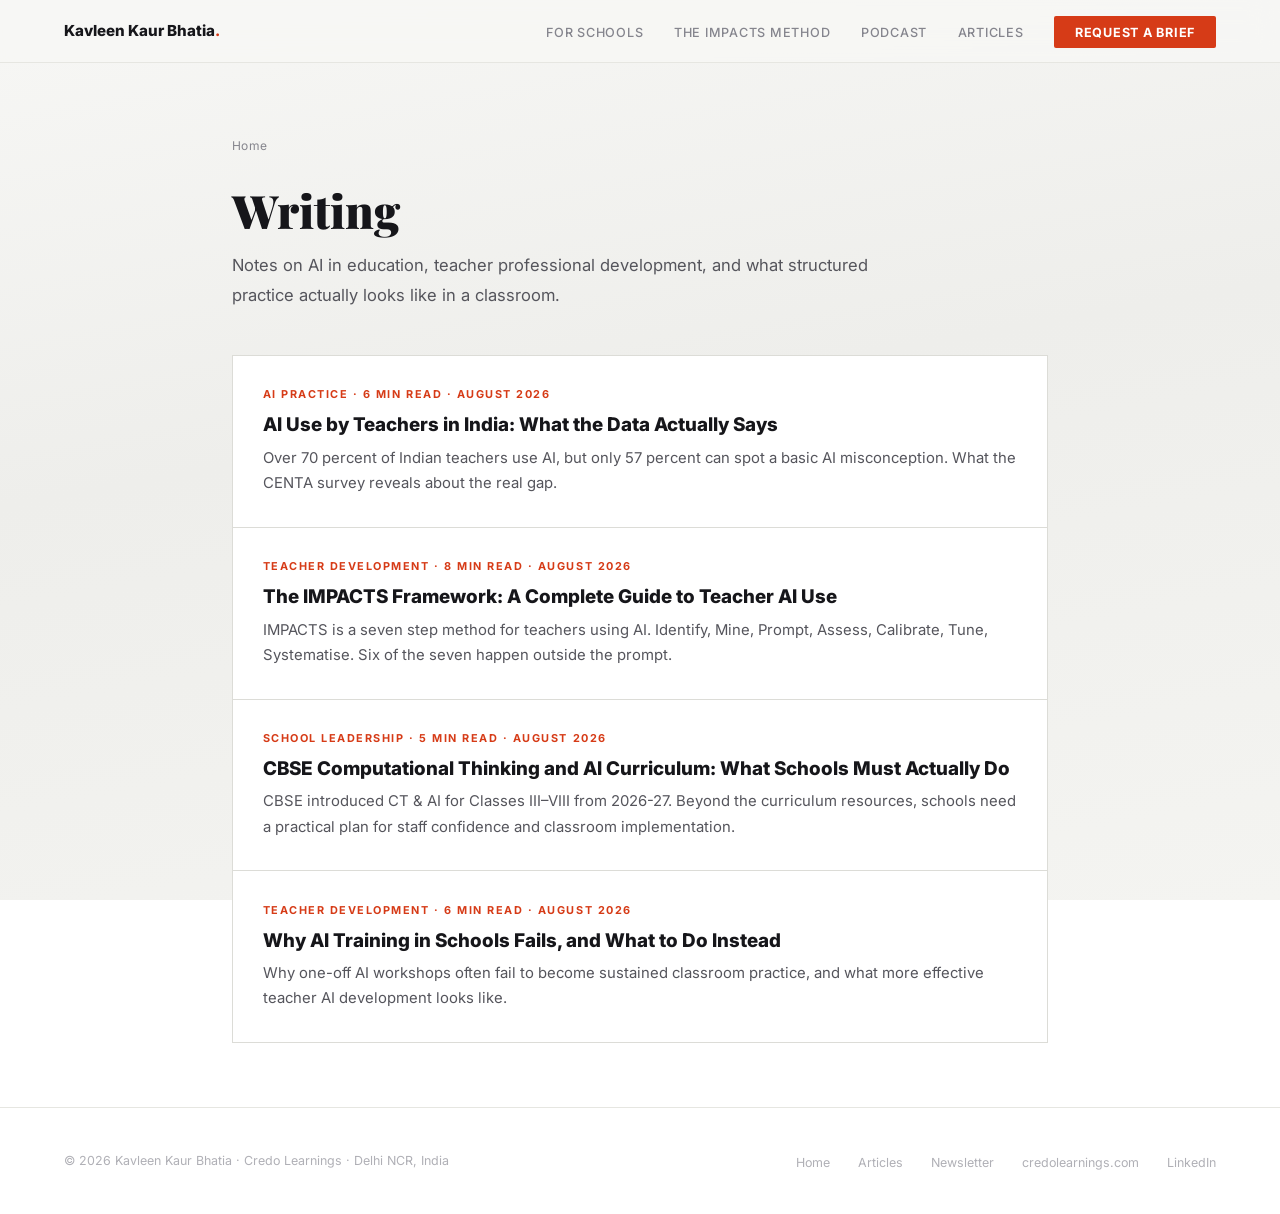
<file: writing.html>
<!DOCTYPE html>
<html lang="en">
<head>
  <meta charset="UTF-8" />
  <meta name="viewport" content="width=device-width, initial-scale=1.0" />
  <title>Writing | Kavleen Kaur Bhatia</title>
  <meta name="description" content="Articles on AI in education, teacher professional development and the CBSE computational thinking curriculum, by Kavleen Kaur Bhatia." />
  <meta name="robots" content="index, follow" />
  <link rel="canonical" href="https://www.kavleenkaur.com/writing" />
  <link rel="icon" href="/favicon.svg" type="image/svg+xml" />
  <link rel="alternate icon" href="/favicon-32.png" sizes="32x32" />
  <link rel="apple-touch-icon" href="/apple-touch-icon.png" />
  <meta property="og:type" content="website" />
  <meta property="og:url" content="https://www.kavleenkaur.com/writing" />
  <meta property="og:title" content="Writing | Kavleen Kaur Bhatia" />
  <meta property="og:description" content="Articles on AI in education, teacher professional development and the CBSE computational thinking curriculum." />
  <meta property="og:image" content="https://www.kavleenkaur.com/og-image.jpg" />
  <script type="application/ld+json">
{
  "@context": "https://schema.org",
  "@type": "CollectionPage",
  "@id": "https://www.kavleenkaur.com/writing",
  "name": "Writing",
  "description": "Articles on AI in education, teacher professional development and the CBSE computational thinking curriculum.",
  "author": {
    "@type": "Person",
    "name": "Kavleen Kaur Bhatia",
    "url": "https://www.kavleenkaur.com/"
  },
  "hasPart": [
    {
      "@type": "Article",
      "headline": "AI Use by Teachers in India: What the Data Actually Says",
      "url": "https://www.kavleenkaur.com/ai-use-by-teachers-india-data"
    },
    {
      "@type": "Article",
      "headline": "The IMPACTS Framework: A Complete Guide to Teacher AI Use",
      "url": "https://www.kavleenkaur.com/impacts-framework"
    },
    {
      "@type": "Article",
      "headline": "CBSE Computational Thinking and AI Curriculum: What Schools Must Actually Do",
      "url": "https://www.kavleenkaur.com/cbse-ct-ai-curriculum-teacher-readiness"
    },
    {
      "@type": "Article",
      "headline": "Why AI Training in Schools Fails, and What to Do Instead",
      "url": "https://www.kavleenkaur.com/why-ai-training-in-schools-fails"
    }
  ]
}
  </script>
  <link rel="preconnect" href="https://fonts.googleapis.com" />
  <link rel="preconnect" href="https://fonts.gstatic.com" crossorigin />
  <link href="https://fonts.googleapis.com/css2?family=Inter:wght@300;400;500;600;700;800;900&family=Playfair+Display:wght@700;900&display=swap" rel="stylesheet" />
  <link rel="stylesheet" href="/styles.css" />
</head>
<body>

  <nav aria-label="Main navigation">
    <a class="nav-logo" href="/">Kavleen Kaur Bhatia<span>.</span></a>
        <button class="nav-toggle" id="navToggle" type="button" aria-label="Open menu" aria-expanded="false" aria-controls="navLinks">
      <span></span><span></span><span></span>
    </button>
<ul class="nav-links" id="navLinks">
      <li><a href="/schools">For Schools</a></li>
      <li><a href="/#method">The IMPACTS Method</a></li>
      <li><a href="/#podcast">Podcast</a></li>
      <li><a href="/writing">Articles</a></li>
      <li><a href="/schools#enquire" class="nav-cta">Request a Brief</a></li>
    </ul>
  </nav>

  <main>
    <div class="index-wrap">
      <p class="breadcrumb"><a href="/">Home</a></p>
      <h1>Writing</h1>
      <p class="index-intro">Notes on AI in education, teacher professional development, and what structured practice actually looks like in a classroom.</p>
      <div class="index-list">
      <a class="index-item" href="/ai-use-by-teachers-india-data">
        <span class="index-meta">AI Practice &middot; 6 min read &middot; August 2026</span>
        <h2>AI Use by Teachers in India: What the Data Actually Says</h2>
        <p>Over 70 percent of Indian teachers use AI, but only 57 percent can spot a basic AI misconception. What the CENTA survey reveals about the real gap.</p>
      </a>
      <a class="index-item" href="/impacts-framework">
        <span class="index-meta">Teacher Development &middot; 8 min read &middot; August 2026</span>
        <h2>The IMPACTS Framework: A Complete Guide to Teacher AI Use</h2>
        <p>IMPACTS is a seven step method for teachers using AI. Identify, Mine, Prompt, Assess, Calibrate, Tune, Systematise. Six of the seven happen outside the prompt.</p>
      </a>
      <a class="index-item" href="/cbse-ct-ai-curriculum-teacher-readiness">
        <span class="index-meta">School Leadership &middot; 5 min read &middot; August 2026</span>
        <h2>CBSE Computational Thinking and AI Curriculum: What Schools Must Actually Do</h2>
        <p>CBSE introduced CT &amp; AI for Classes III&ndash;VIII from 2026-27. Beyond the curriculum resources, schools need a practical plan for staff confidence and classroom implementation.</p>
      </a>
      <a class="index-item" href="/why-ai-training-in-schools-fails">
        <span class="index-meta">Teacher Development &middot; 6 min read &middot; August 2026</span>
        <h2>Why AI Training in Schools Fails, and What to Do Instead</h2>
        <p>Why one-off AI workshops often fail to become sustained classroom practice, and what more effective teacher AI development looks like.</p>
      </a>
      </div>
    </div>
  </main>

  <footer>
    <p>&copy; 2026 Kavleen Kaur Bhatia &middot; Credo Learnings &middot; Delhi NCR, India</p>
    <ul class="footer-links">
      <li><a href="/">Home</a></li>
      <li><a href="/writing">Articles</a></li>
      <li><a href="/#newsletter">Newsletter</a></li>
      <li><a href="https://credolearnings.com/" target="_blank" rel="noopener">credolearnings.com</a></li>
      <li><a href="https://www.linkedin.com/in/kavleen-kaur-bhatia/" target="_blank" rel="noopener">LinkedIn</a></li>
    </ul>
  </footer>

<!-- Cloudflare Web Analytics --><script type='module' src='https://static.cloudflareinsights.com/beacon.min.js' data-cf-beacon='{"token": "6b2d1cc4017348f6bbc40cde86c7a890"}'></script><!-- End Cloudflare Web Analytics -->

<script>
(function(){
  var toggle = document.getElementById('navToggle');
  var links = document.getElementById('navLinks');
  if (!toggle || !links) return;
  toggle.addEventListener('click', function(){
    var isOpen = links.classList.toggle('open');
    toggle.classList.toggle('open', isOpen);
    toggle.setAttribute('aria-expanded', isOpen ? 'true' : 'false');
  });
  links.querySelectorAll('a').forEach(function(a){
    a.addEventListener('click', function(){
      links.classList.remove('open');
      toggle.classList.remove('open');
      toggle.setAttribute('aria-expanded', 'false');
    });
  });
})();
</script>
</body>
</html>
</file>
<file: styles.css>
/* Shared styles for article pages and the session registration page */

*, *::before, *::after { box-sizing: border-box; margin: 0; padding: 0; }

:root {
  --accent: #d63b17;
  --accent-dark: #b32f10;
  --text: #16161a;
  --text-mid: #55555c;
  --text-soft: #85858d;
  --text-faint: #b0b0b6;
  --border: #dcdcd7;
  --border-soft: #e6e6e1;
  --panel: #ffffff;
  --panel-tint: #ececeb;
}

html { scroll-behavior: smooth; }

body {
  font-family: 'Inter', -apple-system, BlinkMacSystemFont, sans-serif;
  background: linear-gradient(170deg, #f7f7f5 0%, #eeeeeb 45%, #f4f4f1 100%);
  background-attachment: fixed;
  color: var(--text);
  line-height: 1.65;
  overflow-x: hidden;
  -webkit-font-smoothing: antialiased;
}

a { color: inherit; }

/* NAV */
nav[aria-label="Main navigation"] {
  position: fixed; top: 0; left: 0; right: 0; z-index: 100;
  display: flex; justify-content: space-between; align-items: center;
  padding: 1.1rem 4rem;
  background: rgba(247,247,245,0.92);
  backdrop-filter: blur(14px);
  border-bottom: 1px solid var(--border-soft);
}
.nav-logo { font-weight: 800; font-size: 0.95rem; color: var(--text); text-decoration: none; }
.nav-logo span { color: var(--accent); }
.nav-links { display: flex; gap: 1.9rem; list-style: none; align-items: center; }
.nav-links a {
  color: var(--text-soft); text-decoration: none; font-size: 0.79rem;
  font-weight: 500; letter-spacing: 0.06em; text-transform: uppercase; transition: color 0.2s;
}
.nav-links a:hover { color: var(--text); }
.nav-cta {
  background: var(--accent); color: #fff !important;
  padding: 0.55rem 1.3rem; border-radius: 2px; font-weight: 700 !important;
}
.nav-cta:hover { background: var(--accent-dark); }

/* BUTTONS */
.btn-primary {
  display: inline-block; background: var(--accent); color: #fff;
  padding: 0.95rem 2.1rem; font-size: 0.82rem; font-weight: 700;
  letter-spacing: 0.08em; text-transform: uppercase; text-decoration: none;
  border-radius: 2px; transition: background 0.2s, transform 0.15s;
}
.btn-primary:hover { background: var(--accent-dark); transform: translateY(-1px); }
.btn-secondary {
  display: inline-block; border: 1px solid #c4c4bd; color: var(--text);
  padding: 0.95rem 2.1rem; font-size: 0.82rem; font-weight: 600;
  letter-spacing: 0.08em; text-transform: uppercase; text-decoration: none;
  border-radius: 2px; transition: border-color 0.2s, transform 0.15s;
}
.btn-secondary:hover { border-color: var(--text); transform: translateY(-1px); }

/* ARTICLE LAYOUT */
.article-wrap { max-width: 760px; margin: 0 auto; padding: 8.5rem 2rem 4rem; }

.breadcrumb {
  font-size: 0.75rem; color: var(--text-faint);
  letter-spacing: 0.04em; margin-bottom: 1.75rem;
}
.breadcrumb a { color: var(--text-soft); text-decoration: none; }
.breadcrumb a:hover { color: var(--accent); }

.article-wrap h1 {
  font-family: 'Playfair Display', Georgia, serif;
  font-size: clamp(2rem, 3.6vw, 2.9rem);
  font-weight: 900; line-height: 1.15; letter-spacing: -0.015em;
  margin-bottom: 1.25rem;
}

.article-meta {
  font-size: 0.82rem; color: var(--text-soft);
  padding-bottom: 1.75rem; margin-bottom: 2.25rem;
  border-bottom: 1px solid var(--border);
}
.article-meta strong { color: var(--text); font-weight: 600; }

.short-answer {
  background: var(--panel); border: 1px solid var(--border);
  border-left: 3px solid var(--accent);
  padding: 1.6rem 1.75rem; margin-bottom: 2.5rem;
  font-size: 1.02rem; line-height: 1.8; color: var(--text-mid);
}
.short-answer strong { color: var(--text); font-weight: 700; }

.article-body h2 {
  font-family: 'Playfair Display', Georgia, serif;
  font-size: 1.65rem; font-weight: 900; line-height: 1.25;
  margin: 2.75rem 0 1rem;
}
.article-body h3 {
  font-size: 1.1rem; font-weight: 800;
  margin: 2rem 0 0.6rem;
}
.article-body p {
  font-size: 1.04rem; line-height: 1.85;
  color: var(--text-mid); margin-bottom: 1.35rem;
}
.article-body p strong { color: var(--text); font-weight: 600; }
.article-body em { font-style: italic; }
.article-body a { color: var(--accent); text-decoration: underline; text-underline-offset: 2px; }
.article-body a:hover { color: var(--accent-dark); }
.article-body ul { margin: 0 0 1.35rem 1.2rem; }
.article-body li { font-size: 1.02rem; line-height: 1.8; color: var(--text-mid); margin-bottom: 0.5rem; }
.article-body blockquote {
  border-left: 3px solid var(--border);
  padding-left: 1.4rem; margin: 0 0 1.35rem;
  color: var(--text-soft); font-style: italic;
}

/* FAQ */
.faq-block { margin-top: 3rem; padding-top: 2.25rem; border-top: 1px solid var(--border); }
.faq-block h2 {
  font-family: 'Playfair Display', Georgia, serif;
  font-size: 1.65rem; font-weight: 900; margin-bottom: 1.5rem;
}
.faq-block details { border-top: 1px solid var(--border); padding: 1.2rem 0; }
.faq-block details:last-of-type { border-bottom: 1px solid var(--border); }
.faq-block summary {
  font-size: 0.98rem; font-weight: 700; color: var(--text); cursor: pointer;
  list-style: none; display: flex; justify-content: space-between; align-items: flex-start; gap: 1.5rem;
}
.faq-block summary::-webkit-details-marker { display: none; }
.faq-block summary::after { content: '+'; color: var(--accent); font-size: 1.3rem; line-height: 1; flex-shrink: 0; }
.faq-block details[open] summary::after { content: '\2212'; }
.faq-block details p { margin: 0.8rem 0 0; font-size: 0.96rem; line-height: 1.8; color: var(--text-mid); }

/* ARTICLE FOOTER BLOCKS */
.article-cta {
  margin-top: 3rem; background: var(--panel);
  border: 1px solid var(--border); padding: 2rem 1.9rem;
}
.article-cta h3 { font-size: 1.1rem; font-weight: 800; margin-bottom: 0.6rem; }
.article-cta p { font-size: 0.96rem; color: var(--text-mid); line-height: 1.75; margin-bottom: 1.3rem; }

.article-related { margin-top: 2.25rem; }
.article-related h3 {
  font-size: 0.68rem; font-weight: 700; letter-spacing: 0.14em;
  text-transform: uppercase; color: var(--text-faint); margin-bottom: 1rem;
}
.article-related ul { list-style: none; display: flex; flex-direction: column; gap: 0.65rem; }
.article-related a { font-size: 0.96rem; color: var(--text); text-decoration: none; font-weight: 600; }
.article-related a:hover { color: var(--accent); }

.article-sources {
  margin-top: 2.25rem; padding-top: 1.5rem; border-top: 1px solid var(--border);
  font-size: 0.82rem; color: var(--text-soft); line-height: 1.7;
}
.article-sources strong { color: var(--text-mid); }

/* WRITING INDEX */
.index-wrap { max-width: 880px; margin: 0 auto; padding: 8.5rem 2rem 4rem; }
.index-wrap h1 {
  font-family: 'Playfair Display', Georgia, serif;
  font-size: clamp(2rem, 3.6vw, 2.9rem); font-weight: 900;
  line-height: 1.15; margin-bottom: 0.9rem;
}
.index-intro { font-size: 1.04rem; color: var(--text-mid); line-height: 1.8; margin-bottom: 2.75rem; max-width: 640px; }
.index-list { display: flex; flex-direction: column; gap: 1px; background: var(--border); border: 1px solid var(--border); }
.index-item { background: var(--panel); padding: 1.9rem 1.85rem; text-decoration: none; display: block; transition: background 0.2s; }
.index-item:hover { background: #fcfcfa; }
.index-item h2 { font-size: 1.18rem; font-weight: 800; line-height: 1.35; margin-bottom: 0.5rem; transition: color 0.2s; }
.index-item:hover h2 { color: var(--accent); }
.index-item p { font-size: 0.93rem; color: var(--text-mid); line-height: 1.7; }

/* FOOTER */
footer {
  padding: 2.5rem 4rem; border-top: 1px solid var(--border-soft);
  display: flex; justify-content: space-between; align-items: center; gap: 2rem; flex-wrap: wrap;
}
footer p { font-size: 0.78rem; color: var(--text-faint); }
.footer-links { display: flex; gap: 1.75rem; list-style: none; flex-wrap: wrap; }
.footer-links a { font-size: 0.78rem; color: var(--text-faint); text-decoration: none; transition: color 0.2s; }
.footer-links a:hover { color: var(--text-mid); }

/* Inline academic citation */
.cite { font-size: 0.86em; color: var(--text-soft); }
.article-sources a { color: var(--text-mid); text-decoration: underline; text-underline-offset: 2px; }
.article-sources a:hover { color: var(--accent); }

/* Hamburger for the shared-stylesheet pages. Previously these pages hid .nav-links
   below 900px with no way to reopen them, leaving mobile visitors with no navigation.
   44x44 is the accessible minimum tap target. */
.nav-toggle {
  display: none; flex-direction: column; justify-content: center; align-items: center; gap: 5px;
  min-width: 44px; min-height: 44px; padding: 0; border: 0; background: transparent; cursor: pointer;
  -webkit-tap-highlight-color: transparent;
}
.nav-toggle span {
  display: block; width: 22px; height: 2px; background: var(--text); border-radius: 2px;
  transition: transform 0.25s ease, opacity 0.2s ease;
}
.nav-toggle.open span:nth-child(1) { transform: translateY(7px) rotate(45deg); }
.nav-toggle.open span:nth-child(2) { opacity: 0; }
.nav-toggle.open span:nth-child(3) { transform: translateY(-7px) rotate(-45deg); }

.index-meta {
  display: block; font-size: 0.68rem; font-weight: 700; letter-spacing: 0.14em;
  text-transform: uppercase; color: var(--accent); margin-bottom: 0.5rem;
}

/* RESPONSIVE */
@media (max-width: 900px) {
  nav[aria-label="Main navigation"] { padding: 0.9rem 1.5rem; }
  .nav-toggle { display: flex; }
  .nav-links {
    display: none; position: absolute; top: 100%; left: 0; right: 0;
    flex-direction: column; align-items: stretch; gap: 0;
    background: #f7f7f5; border-bottom: 1px solid var(--border-soft);
    padding: 0.25rem 1.5rem 1rem; box-shadow: 0 12px 24px -12px rgba(0,0,0,0.16);
  }
  .nav-links.open { display: flex; }
  .nav-links a { display: block; padding: 0.85rem 0; border-bottom: 1px solid var(--border-soft); }
  .nav-links .nav-cta { text-align: center; margin-top: 0.6rem; border-bottom: 0; }
  .article-wrap, .index-wrap { padding: 6.5rem 1.5rem 3rem; }
  footer { flex-direction: column; text-align: center; gap: 1.25rem; padding: 2.5rem 1.5rem; }
}
</file>
